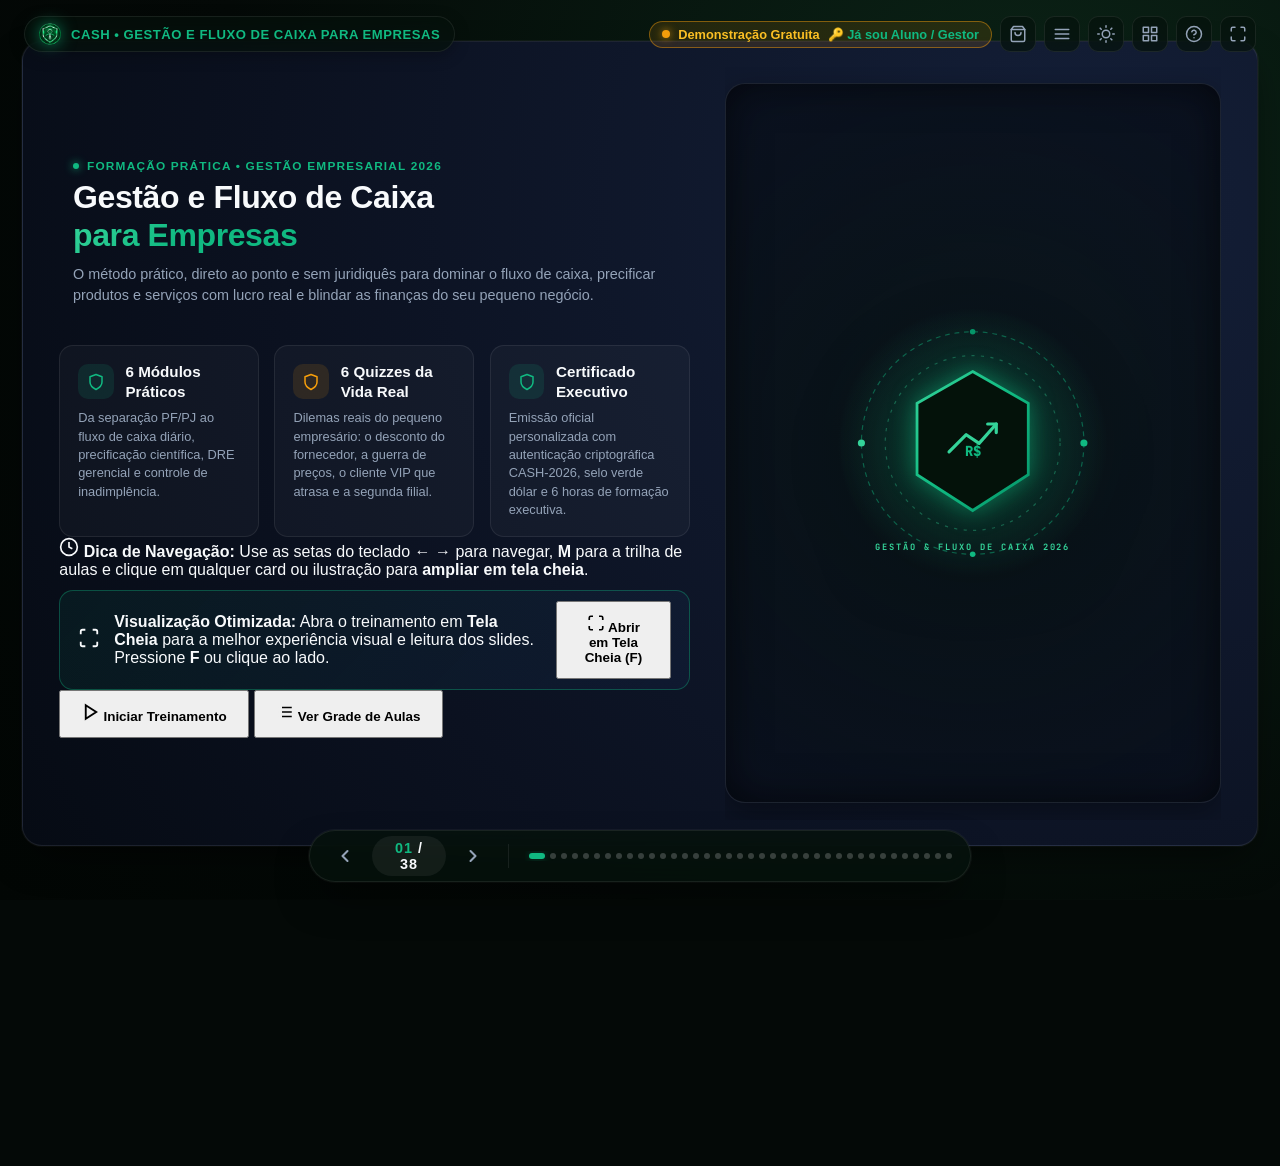
<file: index.html>
<!DOCTYPE html>
<html lang="pt-BR">
<head>
  <meta charset="UTF-8">
  <meta name="viewport" content="width=device-width, initial-scale=1.0, maximum-scale=1.0, user-scalable=no">
  <title>Gestão e Fluxo de Caixa para Empresas | Formação Executiva Prática 2026</title>
  <meta name="description" content="Gestão e Fluxo de Caixa para Empresas: Treinamentos práticos ensinando precificação de produtos e controle financeiro de pequenos negócios. Separação PF/PJ, DRE gerencial, margem e fluxo de caixa.">
  <meta name="keywords" content="gestão financeira, fluxo de caixa, precificação de produtos, pequenas empresas, controle financeiro, capital de giro, ponto de equilíbrio, MEI, PME">
  <meta name="author" content="Cyber Executive">
  <meta name="robots" content="index, follow">
  <meta name="theme-color" content="#040907">

  <!-- Favicon e Ícones Oficiais em Verde Dólar -->
  <link rel="icon" type="image/svg+xml" href="imagens/logo-cyber-executive.svg?v=1.0">
  <link rel="icon" type="image/png" sizes="32x32" href="imagens/favicon-32x32.png?v=1.0">
  <link rel="icon" type="image/png" sizes="16x16" href="imagens/favicon-16x16.png?v=1.0">
  <link rel="shortcut icon" href="favicon.ico?v=1.0">
  <link rel="apple-touch-icon" sizes="180x180" href="imagens/apple-touch-icon.png?v=1.0">

  <!-- Canonical URL -->
  <link rel="canonical" href="https://cyberexecutive.github.io/cash/">

  <!-- Open Graph -->
  <meta property="og:site_name" content="Cash Flow Pro 2026">
  <meta property="og:type" content="website">
  <meta property="og:url" content="https://cyberexecutive.github.io/cash/">
  <meta property="og:title" content="Gestão e Fluxo de Caixa para Empresas | Formação Executiva">
  <meta property="og:description" content="Treinamentos práticos ensinando precificação de produtos e controle financeiro de pequenos negócios com certificação formal.">
  <meta property="og:image" content="https://cyberexecutive.github.io/cash/imagens/anuncio-hotmart-1x1.jpg">
  <meta property="og:image:alt" content="Gestão e Fluxo de Caixa para Empresas - Formação 2026">
  <meta property="og:locale" content="pt_BR">

  <!-- Estilos e Fontes -->
  <link rel="stylesheet" href="css/styles.css?v=6.2">
  <link rel="preconnect" href="https://fonts.googleapis.com">
  <link rel="preconnect" href="https://fonts.gstatic.com" crossorigin>
  <link href="https://fonts.googleapis.com/css2?family=Inter:wght@400;500;600;700;800;900&family=JetBrains+Mono:wght@700;800&display=swap" rel="stylesheet">
</head>
<body>

  <!-- Barra de Progresso Superior Global -->
  <div class="progress-bar-container">
    <div class="progress-bar-fill" id="top-progress-bar"></div>
  </div>

  <!-- Header Superior Fixo -->
  <header class="top-header">
    <div class="brand-badge">
      <img src="imagens/logo-cyber-executive.png?v=1.0" alt="Cyber Executive Logo" class="brand-badge-logo" />
      <span>CASH • GESTÃO E FLUXO DE CAIXA PARA EMPRESAS</span>
    </div>

    <div class="header-actions">
      <!-- Badge de Acesso / Botão de Desbloqueio do Aluno -->
      <div id="access-status-container">
        <button class="header-pill-badge" id="btn-header-unlock" title="Status de Acesso do Treinamento">
          <span class="badge-dot" id="access-badge-dot"></span>
          <span id="access-badge-text">⚡ Demonstração Gratuita</span>
          <span class="badge-action" id="badge-action-label">• 🔑 Já sou Aluno / Gestor</span>
        </button>
      </div>

      <!-- Botão Página de Vendas (Landing Page) -->
      <a href="landing.html" class="header-btn" title="Página de Apresentação e Vendas (Landing Page)" style="text-decoration: none;">
        <svg viewBox="0 0 24 24" fill="none" stroke="currentColor" stroke-width="2" stroke-linecap="round" stroke-linejoin="round">
          <path d="M6 2L3 6v14a2 2 0 0 0 2 2h14a2 2 0 0 0 2-2V6l-3-4z"/>
          <line x1="3" y1="6" x2="21" y2="6"/>
          <path d="M16 10a4 4 0 0 1-8 0"/>
        </svg>
      </a>

      <!-- Botão Trilha de Módulos (Menu Lateral) -->
      <button class="header-btn" id="btn-modules" title="Trilha de Módulos (M)">
        <svg viewBox="0 0 24 24" fill="none" stroke="currentColor" stroke-width="2" stroke-linecap="round" stroke-linejoin="round">
          <line x1="3" y1="12" x2="21" y2="12"></line>
          <line x1="3" y1="6" x2="21" y2="6"></line>
          <line x1="3" y1="18" x2="21" y2="18"></line>
        </svg>
      </button>

      <!-- Botão Modo Claro/Escuro -->
      <button class="header-btn" id="btn-theme" title="Alternar Modo Escuro / Claro (T)">
        <svg viewBox="0 0 24 24" fill="none" stroke="currentColor" stroke-width="2" stroke-linecap="round" stroke-linejoin="round">
          <circle cx="12" cy="12" r="5"/>
          <line x1="12" y1="1" x2="12" y2="3"/>
          <line x1="12" y1="21" x2="12" y2="23"/>
          <line x1="4.22" y1="4.22" x2="5.64" y2="5.64"/>
          <line x1="18.36" y1="18.36" x2="19.78" y2="19.78"/>
          <line x1="1" y1="12" x2="3" y2="12"/>
          <line x1="21" y1="12" x2="23" y2="12"/>
          <line x1="4.22" y1="19.78" x2="5.64" y2="18.36"/>
          <line x1="18.36" y1="5.64" x2="19.78" y2="4.22"/>
        </svg>
      </button>

      <!-- Botão Visão Geral de Todos os Slides -->
      <button class="header-btn" id="btn-overview" title="Grade de Slides (G)">
        <svg viewBox="0 0 24 24" fill="none" stroke="currentColor" stroke-width="2" stroke-linecap="round" stroke-linejoin="round">
          <rect x="3" y="3" width="7" height="7"/>
          <rect x="14" y="3" width="7" height="7"/>
          <rect x="14" y="14" width="7" height="7"/>
          <rect x="3" y="14" width="7" height="7"/>
        </svg>
      </button>

      <!-- Botão Ajuda / Atalhos -->
      <button class="header-btn" id="btn-help" title="Atalhos do Teclado (?)">
        <svg viewBox="0 0 24 24" fill="none" stroke="currentColor" stroke-width="2" stroke-linecap="round" stroke-linejoin="round">
          <circle cx="12" cy="12" r="10"/>
          <path d="M9.09 9a3 3 0 0 1 5.83 1c0 2-3 3-3 3"/>
          <line x1="12" y1="17" x2="12.01" y2="17"/>
        </svg>
      </button>

      <!-- Botão Tela Cheia -->
      <button class="header-btn" id="btn-fullscreen" title="Modo Tela Cheia (F)">
        <svg id="fs-icon-enter" viewBox="0 0 24 24" fill="none" stroke="currentColor" stroke-width="2" stroke-linecap="round" stroke-linejoin="round">
          <path d="M8 3H5a2 2 0 0 0-2 2v3m18 0V5a2 2 0 0 0-2-2h-3m0 18h3a2 2 0 0 0 2-2v-3M3 16v3a2 2 0 0 0 2 2h3"/>
        </svg>
        <svg id="fs-icon-exit" viewBox="0 0 24 24" fill="none" stroke="currentColor" stroke-width="2" stroke-linecap="round" stroke-linejoin="round" style="display:none;">
          <path d="M8 3v3a2 2 0 0 1-2 2H3m18 0h-3a2 2 0 0 1-2-2V3m0 18v-3a2 2 0 0 1 2-2h3M3 16h3a2 2 0 0 1 2 2v3"/>
        </svg>
      </button>
    </div>
  </header>

  <!-- Viewport Principal da Apresentação -->
  <main id="presentation-viewport">
    <!-- ==========================================
         SLIDE 01: FORMAÇÃO PRÁTICA • GESTÃO EMPRESARIAL 2026
         ========================================== -->
    <section class="slide active" id="slide-1" data-index="1">
      <div class="slide-body">
        <div class="content-col">
          <div class="slide-header-block">
            <div class="slide-category">
              <span></span> FORMAÇÃO PRÁTICA • GESTÃO EMPRESARIAL 2026
            </div>
            <h1 class="slide-title">
              Gestão e Fluxo de Caixa <br><span class="gradient-text">para Empresas</span>
            </h1>
            <p class="slide-subtitle">
              O método prático, direto ao ponto e sem juridiquês para dominar o fluxo de caixa, precificar produtos e serviços com lucro real e blindar as finanças do seu pequeno negócio.
            </p>
          </div>

          <div class="cards-grid-3">
            
            <div class="info-card">
              <div class="card-header-line">
                <div class="card-icon emerald"><svg viewBox="0 0 24 24" fill="none" stroke="currentColor" stroke-width="2" stroke-linecap="round" stroke-linejoin="round"><path d="M12 22s8-4 8-10V5l-8-3-8 3v7c0 6 8 10 8 10z"/></svg></div>
                <div class="card-title">6 Módulos Práticos</div>
              </div>
              <p class="card-desc">Da separação PF/PJ ao fluxo de caixa diário, precificação científica, DRE gerencial e controle de inadimplência.</p>
            </div>
            <div class="info-card">
              <div class="card-header-line">
                <div class="card-icon amber"><svg viewBox="0 0 24 24" fill="none" stroke="currentColor" stroke-width="2" stroke-linecap="round" stroke-linejoin="round"><path d="M12 22s8-4 8-10V5l-8-3-8 3v7c0 6 8 10 8 10z"/></svg></div>
                <div class="card-title">6 Quizzes da Vida Real</div>
              </div>
              <p class="card-desc">Dilemas reais do pequeno empresário: o desconto do fornecedor, a guerra de preços, o cliente VIP que atrasa e a segunda filial.</p>
            </div>
            <div class="info-card">
              <div class="card-header-line">
                <div class="card-icon cyan"><svg viewBox="0 0 24 24" fill="none" stroke="currentColor" stroke-width="2" stroke-linecap="round" stroke-linejoin="round"><path d="M12 22s8-4 8-10V5l-8-3-8 3v7c0 6 8 10 8 10z"/></svg></div>
                <div class="card-title">Certificado Executivo</div>
              </div>
              <p class="card-desc">Emissão oficial personalizada com autenticação criptográfica CASH-2026, selo verde dólar e 6 horas de formação executiva.</p>
            </div>
          </div>

          <div class="navigation-tip-box">
            <svg width="20" height="20" viewBox="0 0 24 24" fill="none" stroke="currentColor" stroke-width="2"><circle cx="12" cy="12" r="10"/><polyline points="12 6 12 12 16 14"/></svg>
            <span><strong>Dica de Navegação:</strong> Use as setas do teclado <strong>← →</strong> para navegar, <strong>M</strong> para a trilha de aulas e clique em qualquer card ou ilustração para <strong>ampliar em tela cheia</strong>.</span>
          </div>

          <!-- Banner Informativo de Tela Cheia -->
          <div class="fullscreen-notice-banner" id="banner-fullscreen-tip">
            <div class="fs-notice-icon">
              <svg width="22" height="22" viewBox="0 0 24 24" fill="none" stroke="currentColor" stroke-width="2"><path d="M8 3H5a2 2 0 0 0-2 2v3m18 0V5a2 2 0 0 0-2-2h-3m0 18h3a2 2 0 0 0 2-2v-3M3 16v3a2 2 0 0 0 2 2h3"/></svg>
            </div>
            <div class="fs-notice-text">
              <strong>Visualização Otimizada:</strong> Abra o treinamento em <strong>Tela Cheia</strong> para a melhor experiência visual e leitura dos slides. Pressione <strong>F</strong> ou clique ao lado.
            </div>
            <button class="action-pill primary fs-prompt-btn" id="btn-fs-prompt" onclick="window.PresentationApp.toggleFullscreen()">
              <svg width="18" height="18" viewBox="0 0 24 24" fill="none" stroke="currentColor" stroke-width="2.2"><path d="M8 3H5a2 2 0 0 0-2 2v3m18 0V5a2 2 0 0 0-2-2h-3m0 18h3a2 2 0 0 0 2-2v-3M3 16v3a2 2 0 0 0 2 2h3"/></svg>
              <span id="btn-fs-prompt-text">Abrir em Tela Cheia (F)</span>
            </button>
          </div>

          <div class="slide-cta-row">
            <button class="action-pill primary" id="btn-start-course" onclick="window.PresentationApp.startCourse()">
              <svg width="18" height="18" viewBox="0 0 24 24" fill="none" stroke="currentColor" stroke-width="2.5"><polygon points="5 3 19 12 5 21 5 3"/></svg>
              Iniciar Treinamento
            </button>
            <button class="action-pill" onclick="window.PresentationApp.toggleModulesDrawer()">
              <svg width="18" height="18" viewBox="0 0 24 24" fill="none" stroke="currentColor" stroke-width="2"><line x1="8" y1="6" x2="21" y2="6"/><line x1="8" y1="12" x2="21" y2="12"/><line x1="8" y1="18" x2="21" y2="18"/><line x1="3" y1="6" x2="3.01" y2="6"/><line x1="3" y1="12" x2="3.01" y2="12"/><line x1="3" y1="18" x2="3.01" y2="18"/></svg>
              Ver Grade de Aulas
            </button>
          </div>
        </div>

        <div class="visual-col">
          <div class="visual-container">
            <div class="svg-illustration">
              <svg viewBox="0 0 500 400" xmlns="http://www.w3.org/2000/svg">
      <defs>
        <radialGradient id="cov-glow" cx="50%" cy="50%" r="50%">
          <stop offset="0%" stop-color="#10b981" stop-opacity="0.38" />
          <stop offset="100%" stop-color="#10b981" stop-opacity="0" />
        </radialGradient>
        <linearGradient id="cov-green" x1="0%" y1="0%" x2="100%" y2="100%">
          <stop offset="0%" stop-color="#34d399" />
          <stop offset="50%" stop-color="#10b981" />
          <stop offset="100%" stop-color="#059669" />
        </linearGradient>
      </defs>

      <!-- Glow de Fundo -->
      <circle cx="250" cy="200" r="170" fill="url(#cov-glow)" />

      <!-- Órbitas Tecnológicas -->
      <circle cx="250" cy="200" r="140" fill="none" stroke="#10b981" stroke-width="1.5" stroke-dasharray="6 6" opacity="0.45" />
      <circle cx="250" cy="200" r="110" fill="none" stroke="#34d399" stroke-width="1.5" stroke-dasharray="4 8" opacity="0.35" />

      <!-- Hexágono Central Verde Dólar -->
      <polygon points="250,110 320,150 320,240 250,285 180,240 180,150" fill="#04120a" stroke="url(#cov-green)" stroke-width="3.5" filter="drop-shadow(0 0 15px rgba(16,185,129,0.5))" />

      <!-- Símbolo de Crescimento e Cifrão R$ -->
      <g transform="translate(250, 195) scale(1.35)">
        <path d="M-22,12 L-6,-4 L6,4 L22,-14" fill="none" stroke="#34d399" stroke-width="3" stroke-linecap="round" stroke-linejoin="round" />
        <polyline points="14,-14 22,-14 22,-6" fill="none" stroke="#34d399" stroke-width="3" stroke-linecap="round" stroke-linejoin="round" />
        <text x="0" y="16" fill="#10b981" font-size="13" font-family="'JetBrains Mono', monospace" font-weight="900" text-anchor="middle">R$</text>
      </g>

      <!-- Partículas Orbitais -->
      <circle cx="390" cy="200" r="4.5" fill="#10b981" />
      <circle cx="110" cy="200" r="4.5" fill="#34d399" />
      <circle cx="250" cy="60" r="3.5" fill="#059669" />
      <circle cx="250" cy="340" r="3.5" fill="#10b981" />

      <!-- Legenda Inferior -->
      <text x="250" y="335" fill="#34d399" font-size="11" font-family="'JetBrains Mono', monospace" font-weight="700" letter-spacing="2.5" text-anchor="middle">GESTÃO &amp; FLUXO DE CAIXA 2026</text>
    </svg>
            </div>
          </div>
        </div>
      </div>
    </section>

    <!-- ==========================================
         SLIDE 02: MÓDULO 01 • O CORAÇÃO FINANCEIRO: SEPARAÇÃO PF/PJ
         ========================================== -->
    <section class="slide" id="slide-2" data-index="2">
      <div class="slide-body">
        <div class="content-col">
          <div class="slide-header-block">
            <div class="slide-category">
              <span></span> MÓDULO 01 • O CORAÇÃO FINANCEIRO: SEPARAÇÃO PF/PJ
            </div>
            <h2 class="slide-title">
              O Erro Mortal Nº 1: Misturar Dinheiro Pessoal e da Empresa
            </h2>
            <p class="slide-subtitle">
              Por que empresários que faturam R$ 50 mil vivem endividados e não sabem se o negócio realmente dá lucro.
            </p>
          </div>

          <div class="cards-grid-3">
            
            <div class="info-card zoomable-card">
              <div class="card-header-line">
                <div class="card-icon rose"><svg viewBox="0 0 24 24" fill="none" stroke="currentColor" stroke-width="2"><path d="M12 22s8-4 8-10V5l-8-3-8 3v7c0 6 8 10 8 10z"/></svg></div>
                <div class="card-title">A Ilusão do Caixa Único</div>
                <div class="card-zoom-badge" title="Ampliar card">
                  <svg width="14" height="14" viewBox="0 0 24 24" fill="none" stroke="currentColor" stroke-width="2"><polyline points="15 3 21 3 21 9"/><polyline points="9 21 3 21 3 15"/><line x1="21" y1="3" x2="14" y2="10"/><line x1="3" y1="21" x2="10" y2="14"/></svg>
                </div>
              </div>
              <p class="card-desc">Pagar o colégio dos filhos, a conta de luz da casa e o supermercado direto no cartão da empresa cria uma névoa que cega o gestor. O negócio parece dar dinheiro, mas o caixa vive no vermelho.</p>
            </div>
            <div class="info-card zoomable-card">
              <div class="card-header-line">
                <div class="card-icon emerald"><svg viewBox="0 0 24 24" fill="none" stroke="currentColor" stroke-width="2"><path d="M12 22s8-4 8-10V5l-8-3-8 3v7c0 6 8 10 8 10z"/></svg></div>
                <div class="card-title">A Regra dos Três Potes</div>
                <div class="card-zoom-badge" title="Ampliar card">
                  <svg width="14" height="14" viewBox="0 0 24 24" fill="none" stroke="currentColor" stroke-width="2"><polyline points="15 3 21 3 21 9"/><polyline points="9 21 3 21 3 15"/><line x1="21" y1="3" x2="14" y2="10"/><line x1="3" y1="21" x2="10" y2="14"/></svg>
                </div>
              </div>
              <p class="card-desc">Pote 1: Caixa Operacional PJ (para fornecedores, salários e impostos). Pote 2: Reserva de Emergência PJ (colchão para meses fracos). Pote 3: Conta Pessoal PF (onde só entra o seu pró-labore fixo).</p>
            </div>
            <div class="info-card zoomable-card">
              <div class="card-header-line">
                <div class="card-icon cyan"><svg viewBox="0 0 24 24" fill="none" stroke="currentColor" stroke-width="2"><path d="M12 22s8-4 8-10V5l-8-3-8 3v7c0 6 8 10 8 10z"/></svg></div>
                <div class="card-title">Blindagem Jurídica e Fiscal</div>
                <div class="card-zoom-badge" title="Ampliar card">
                  <svg width="14" height="14" viewBox="0 0 24 24" fill="none" stroke="currentColor" stroke-width="2"><polyline points="15 3 21 3 21 9"/><polyline points="9 21 3 21 3 15"/><line x1="21" y1="3" x2="14" y2="10"/><line x1="3" y1="21" x2="10" y2="14"/></svg>
                </div>
              </div>
              <p class="card-desc">Misturar contas viola o princípio da entidade contábil e abre brechas para desconsideração da personalidade jurídica na Justiça do Trabalho, expondo seu patrimônio pessoal a bloqueios judiciais.</p>
            </div>
          </div>

          
          <div class="alert-callout danger">
            <svg width="20" height="20" viewBox="0 0 24 24" fill="none" stroke="currentColor" stroke-width="2"><circle cx="12" cy="12" r="10"/><path d="M12 16v-4"/><path d="M12 8h.01"/></svg>
            <span><strong>Sintoma Crítico:</strong> Se você precisa olhar o extrato da conta da empresa para saber se pode jantar fora no fim de semana, sua empresa não é um negócio: é um caixa eletrônico desgovernado prestes a colapsar.</span>
          </div>
        </div>

        <div class="visual-col">
          <div class="visual-container">
            <div class="svg-illustration">
              <svg viewBox="0 0 500 400" xmlns="http://www.w3.org/2000/svg">
      <defs>
        <radialGradient id="gen-glow-shield" cx="50%" cy="50%" r="50%">
          <stop offset="0%" stop-color="#34d399" stop-opacity="0.25" />
          <stop offset="100%" stop-color="#34d399" stop-opacity="0" />
        </radialGradient>
      </defs>

      <circle cx="250" cy="195" r="140" fill="url(#gen-glow-shield)" />
      <circle cx="250" cy="195" r="115" fill="none" stroke="#34d399" stroke-width="1.2" stroke-dasharray="4 6" opacity="0.35" />

      
          <polygon points="250,115 315,150 315,235 250,280 185,235 185,150" fill="#06180f" stroke="#10b981" stroke-width="3" filter="drop-shadow(0 0 12px rgba(16,185,129,0.4))"/>
          <path d="M250,145 L290,165 L290,215 Q290,245 250,260 Q210,245 210,215 L210,165 Z" fill="rgba(16,185,129,0.18)" stroke="#34d399" stroke-width="2.5" />
          <path d="M235,200 L245,212 L268,185" fill="none" stroke="#ffffff" stroke-width="3.5" stroke-linecap="round" stroke-linejoin="round"/>
        

      <rect x="150" y="322" width="200" height="26" rx="13" fill="#04120a" stroke="#34d399" stroke-width="1.2" opacity="0.85" />
      <text x="250" y="339" fill="#34d399" font-size="9.5" font-family="'JetBrains Mono', monospace" font-weight="700" letter-spacing="1.2" text-anchor="middle">MÓDULO 01 • PILAR BÁSICO</text>
    </svg>
            </div>
          </div>
        </div>
      </div>
    </section>

    <!-- ==========================================
         SLIDE 03: MÓDULO 01 • O CORAÇÃO FINANCEIRO: SEPARAÇÃO PF/PJ
         ========================================== -->
    <section class="slide" id="slide-3" data-index="3">
      <div class="slide-body">
        <div class="content-col">
          <div class="slide-header-block">
            <div class="slide-category">
              <span></span> MÓDULO 01 • O CORAÇÃO FINANCEIRO: SEPARAÇÃO PF/PJ
            </div>
            <h2 class="slide-title">
              A Definição Inteligente do Pró-Labore do Dono
            </h2>
            <p class="slide-subtitle">
              Como calcular um salário fixo justo para você sem sufocar o capital de giro da sua empresa.
            </p>
          </div>

          <div class="cards-grid-3">
            
            <div class="info-card zoomable-card">
              <div class="card-header-line">
                <div class="card-icon cyan"><svg viewBox="0 0 24 24" fill="none" stroke="currentColor" stroke-width="2"><path d="M12 22s8-4 8-10V5l-8-3-8 3v7c0 6 8 10 8 10z"/></svg></div>
                <div class="card-title">Pró-Labore vs. Distribuição de Lucro</div>
                <div class="card-zoom-badge" title="Ampliar card">
                  <svg width="14" height="14" viewBox="0 0 24 24" fill="none" stroke="currentColor" stroke-width="2"><polyline points="15 3 21 3 21 9"/><polyline points="9 21 3 21 3 15"/><line x1="21" y1="3" x2="14" y2="10"/><line x1="3" y1="21" x2="10" y2="14"/></svg>
                </div>
              </div>
              <p class="card-desc">Pró-labore é a remuneração pelo seu trabalho diário (custo operacional fixo). Lucro é a remuneração pelo risco do seu capital investido (apurado após o fechamento trimestral ou anual).</p>
            </div>
            <div class="info-card zoomable-card">
              <div class="card-header-line">
                <div class="card-icon emerald"><svg viewBox="0 0 24 24" fill="none" stroke="currentColor" stroke-width="2"><path d="M12 22s8-4 8-10V5l-8-3-8 3v7c0 6 8 10 8 10z"/></svg></div>
                <div class="card-title">O Cálculo do Custo de Vida Mínimo</div>
                <div class="card-zoom-badge" title="Ampliar card">
                  <svg width="14" height="14" viewBox="0 0 24 24" fill="none" stroke="currentColor" stroke-width="2"><polyline points="15 3 21 3 21 9"/><polyline points="9 21 3 21 3 15"/><line x1="21" y1="3" x2="14" y2="10"/><line x1="3" y1="21" x2="10" y2="14"/></svg>
                </div>
              </div>
              <p class="card-desc">Mapeie seus custos pessoais essenciais (moradia, saúde, alimentação). O pró-labore inicial deve cobrir essa base sem excessos. Se o negócio crescer, você recolhe lucro no final do ciclo, não no dia a dia.</p>
            </div>
            <div class="info-card zoomable-card">
              <div class="card-header-line">
                <div class="card-icon amber"><svg viewBox="0 0 24 24" fill="none" stroke="currentColor" stroke-width="2"><path d="M12 22s8-4 8-10V5l-8-3-8 3v7c0 6 8 10 8 10z"/></svg></div>
                <div class="card-title">Data Fixa e Transferência Única</div>
                <div class="card-zoom-badge" title="Ampliar card">
                  <svg width="14" height="14" viewBox="0 0 24 24" fill="none" stroke="currentColor" stroke-width="2"><polyline points="15 3 21 3 21 9"/><polyline points="9 21 3 21 3 15"/><line x1="21" y1="3" x2="14" y2="10"/><line x1="3" y1="21" x2="10" y2="14"/></svg>
                </div>
              </div>
              <p class="card-desc">Defina um dia do mês (ex: todo dia 05). Faça uma única transferência da conta PJ para a sua conta PF. A partir desse momento, seus gastos pessoais são pagos exclusivamente pela conta PF.</p>
            </div>
          </div>

          
          <div class="alert-callout tip">
            <svg width="20" height="20" viewBox="0 0 24 24" fill="none" stroke="currentColor" stroke-width="2"><circle cx="12" cy="12" r="10"/><path d="M12 16v-4"/><path d="M12 8h.01"/></svg>
            <span><strong>Regra Prática de Mercado:</strong> Quanto custaria contratar um gerente profissional competente para fazer exatamente o que você faz hoje? Esse valor de mercado é a melhor âncora para balizar o seu pró-labore.</span>
          </div>
        </div>

        <div class="visual-col">
          <div class="visual-container">
            <div class="svg-illustration">
              <svg viewBox="0 0 500 400" xmlns="http://www.w3.org/2000/svg">
      <defs>
        <radialGradient id="gen-glow-wallet" cx="50%" cy="50%" r="50%">
          <stop offset="0%" stop-color="#34d399" stop-opacity="0.25" />
          <stop offset="100%" stop-color="#34d399" stop-opacity="0" />
        </radialGradient>
      </defs>

      <circle cx="250" cy="195" r="140" fill="url(#gen-glow-wallet)" />
      <circle cx="250" cy="195" r="115" fill="none" stroke="#34d399" stroke-width="1.2" stroke-dasharray="4 6" opacity="0.35" />

      
          <polygon points="250,115 315,150 315,235 250,280 185,235 185,150" fill="#06180f" stroke="#10b981" stroke-width="3" filter="drop-shadow(0 0 12px rgba(16,185,129,0.4))"/>
          <rect x="210" y="160" width="80" height="55" rx="8" fill="rgba(16,185,129,0.22)" stroke="#34d399" stroke-width="2.5"/>
          <circle cx="265" cy="188" r="6" fill="#34d399"/>
          <path d="M210,172 L290,172" stroke="#10b981" stroke-width="2"/>
        

      <rect x="150" y="322" width="200" height="26" rx="13" fill="#04120a" stroke="#34d399" stroke-width="1.2" opacity="0.85" />
      <text x="250" y="339" fill="#34d399" font-size="9.5" font-family="'JetBrains Mono', monospace" font-weight="700" letter-spacing="1.2" text-anchor="middle">MÓDULO 01 • PRÓ-LABORE</text>
    </svg>
            </div>
          </div>
        </div>
      </div>
    </section>

    <!-- ==========================================
         SLIDE 04: MÓDULO 01 • O CORAÇÃO FINANCEIRO: SEPARAÇÃO PF/PJ
         ========================================== -->
    <section class="slide" id="slide-4" data-index="4">
      <div class="slide-body">
        <div class="content-col">
          <div class="slide-header-block">
            <div class="slide-category">
              <span></span> MÓDULO 01 • O CORAÇÃO FINANCEIRO: SEPARAÇÃO PF/PJ
            </div>
            <h2 class="slide-title">
              Categorização de Despesas: Custos Fixos vs. Variáveis
            </h2>
            <p class="slide-subtitle">
              A estrutura de custos é o alicerce de qualquer decisão de corte, precificação e sobrevivência.
            </p>
          </div>

          <div class="cards-grid-3">
            
            <div class="info-card zoomable-card">
              <div class="card-header-line">
                <div class="card-icon rose"><svg viewBox="0 0 24 24" fill="none" stroke="currentColor" stroke-width="2"><path d="M12 22s8-4 8-10V5l-8-3-8 3v7c0 6 8 10 8 10z"/></svg></div>
                <div class="card-title">Custos e Despesas Fixas</div>
                <div class="card-zoom-badge" title="Ampliar card">
                  <svg width="14" height="14" viewBox="0 0 24 24" fill="none" stroke="currentColor" stroke-width="2"><polyline points="15 3 21 3 21 9"/><polyline points="9 21 3 21 3 15"/><line x1="21" y1="3" x2="14" y2="10"/><line x1="3" y1="21" x2="10" y2="14"/></svg>
                </div>
              </div>
              <p class="card-desc">Existem faça sol ou faça chuva, mesmo que a empresa venda zero: aluguel, contador, internet, folha base de funcionários, sistemas e seguros. Precisam ser monitorados e enxugados permanentemente.</p>
            </div>
            <div class="info-card zoomable-card">
              <div class="card-header-line">
                <div class="card-icon amber"><svg viewBox="0 0 24 24" fill="none" stroke="currentColor" stroke-width="2"><path d="M12 22s8-4 8-10V5l-8-3-8 3v7c0 6 8 10 8 10z"/></svg></div>
                <div class="card-title">Custos e Despesas Variáveis</div>
                <div class="card-zoom-badge" title="Ampliar card">
                  <svg width="14" height="14" viewBox="0 0 24 24" fill="none" stroke="currentColor" stroke-width="2"><polyline points="15 3 21 3 21 9"/><polyline points="9 21 3 21 3 15"/><line x1="21" y1="3" x2="14" y2="10"/><line x1="3" y1="21" x2="10" y2="14"/></svg>
                </div>
              </div>
              <p class="card-desc">Aumentam proporcionalmente às vendas: matéria-prima, comissão de vendedores, embalagens, fretes de entrega e taxas de maquininhas de cartão. Se não vendeu nada, esse custo é zero.</p>
            </div>
            <div class="info-card zoomable-card">
              <div class="card-header-line">
                <div class="card-icon emerald"><svg viewBox="0 0 24 24" fill="none" stroke="currentColor" stroke-width="2"><path d="M12 22s8-4 8-10V5l-8-3-8 3v7c0 6 8 10 8 10z"/></svg></div>
                <div class="card-title">A Métrica da Alavancagem Operacional</div>
                <div class="card-zoom-badge" title="Ampliar card">
                  <svg width="14" height="14" viewBox="0 0 24 24" fill="none" stroke="currentColor" stroke-width="2"><polyline points="15 3 21 3 21 9"/><polyline points="9 21 3 21 3 15"/><line x1="21" y1="3" x2="14" y2="10"/><line x1="3" y1="21" x2="10" y2="14"/></svg>
                </div>
              </div>
              <p class="card-desc">Quanto menor o seu custo fixo, menor a pressão de vendas para cobrir as contas. Empresas com custos fixos enxutos e custos variáveis flexíveis sobrevivem a qualquer crise econômica.</p>
            </div>
          </div>

          
          <div class="alert-callout info">
            <svg width="20" height="20" viewBox="0 0 24 24" fill="none" stroke="currentColor" stroke-width="2"><circle cx="12" cy="12" r="10"/><path d="M12 16v-4"/><path d="M12 8h.01"/></svg>
            <span><strong>Frase de Sabedoria Corporativa:</strong> 'Custos fixos são como unhas: crescem sozinhos e precisam ser cortados toda semana com tesoura afiada.' — Carlos Alberto Sicupira</span>
          </div>
        </div>

        <div class="visual-col">
          <div class="visual-container">
            <div class="svg-illustration">
              <svg viewBox="0 0 500 400" xmlns="http://www.w3.org/2000/svg">
      <defs>
        <radialGradient id="gen-glow-scale" cx="50%" cy="50%" r="50%">
          <stop offset="0%" stop-color="#34d399" stop-opacity="0.25" />
          <stop offset="100%" stop-color="#34d399" stop-opacity="0" />
        </radialGradient>
      </defs>

      <circle cx="250" cy="195" r="140" fill="url(#gen-glow-scale)" />
      <circle cx="250" cy="195" r="115" fill="none" stroke="#34d399" stroke-width="1.2" stroke-dasharray="4 6" opacity="0.35" />

      
          <polygon points="250,115 315,150 315,235 250,280 185,235 185,150" fill="#06180f" stroke="#10b981" stroke-width="3" filter="drop-shadow(0 0 12px rgba(16,185,129,0.4))"/>
          <line x1="250" y1="150" x2="250" y2="230" stroke="#34d399" stroke-width="3"/>
          <line x1="220" y1="168" x2="280" y2="168" stroke="#34d399" stroke-width="3"/>
          <path d="M210,195 L230,195 L220,168 Z" fill="rgba(16,185,129,0.25)" stroke="#10b981" stroke-width="2"/>
          <path d="M270,195 L290,195 L280,168 Z" fill="rgba(16,185,129,0.25)" stroke="#10b981" stroke-width="2"/>
        

      <rect x="150" y="322" width="200" height="26" rx="13" fill="#04120a" stroke="#34d399" stroke-width="1.2" opacity="0.85" />
      <text x="250" y="339" fill="#34d399" font-size="9.5" font-family="'JetBrains Mono', monospace" font-weight="700" letter-spacing="1.2" text-anchor="middle">MÓDULO 01 • ESTRUTURA DE CUSTOS</text>
    </svg>
            </div>
          </div>
        </div>
      </div>
    </section>

    <!-- ==========================================
         SLIDE 05: MÓDULO 01 • O CORAÇÃO FINANCEIRO: SEPARAÇÃO PF/PJ
         ========================================== -->
    <section class="slide" id="slide-5" data-index="5">
      <div class="slide-body">
        <div class="content-col">
          <div class="slide-header-block">
            <div class="slide-category">
              <span></span> MÓDULO 01 • O CORAÇÃO FINANCEIRO: SEPARAÇÃO PF/PJ
            </div>
            <h2 class="slide-title">
              O Custo Invisível dos Impostos e das Maquininhas
            </h2>
            <p class="slide-subtitle">
              Como antecipações automáticas de cartão e bitributação corroem silenciosamente até 20% do faturamento.
            </p>
          </div>

          <div class="cards-grid-3">
            
            <div class="info-card zoomable-card">
              <div class="card-header-line">
                <div class="card-icon rose"><svg viewBox="0 0 24 24" fill="none" stroke="currentColor" stroke-width="2"><path d="M12 22s8-4 8-10V5l-8-3-8 3v7c0 6 8 10 8 10z"/></svg></div>
                <div class="card-title">A Armadilha da Antecipação Automática</div>
                <div class="card-zoom-badge" title="Ampliar card">
                  <svg width="14" height="14" viewBox="0 0 24 24" fill="none" stroke="currentColor" stroke-width="2"><polyline points="15 3 21 3 21 9"/><polyline points="9 21 3 21 3 15"/><line x1="21" y1="3" x2="14" y2="10"/><line x1="3" y1="21" x2="10" y2="14"/></svg>
                </div>
              </div>
              <p class="card-desc">Vendeu em 10x e antecipou tudo no dia seguinte? As taxas compostas das maquininhas costumam morder de 12% a 24% ao ano. Você transfere o lucro do seu trabalho diretamente para a adquirente.</p>
            </div>
            <div class="info-card zoomable-card">
              <div class="card-header-line">
                <div class="card-icon cyan"><svg viewBox="0 0 24 24" fill="none" stroke="currentColor" stroke-width="2"><path d="M12 22s8-4 8-10V5l-8-3-8 3v7c0 6 8 10 8 10z"/></svg></div>
                <div class="card-title">Simples Nacional e MEI Descomplicados</div>
                <div class="card-zoom-badge" title="Ampliar card">
                  <svg width="14" height="14" viewBox="0 0 24 24" fill="none" stroke="currentColor" stroke-width="2"><polyline points="15 3 21 3 21 9"/><polyline points="9 21 3 21 3 15"/><line x1="21" y1="3" x2="14" y2="10"/><line x1="3" y1="21" x2="10" y2="14"/></svg>
                </div>
              </div>
              <p class="card-desc">Entenda em qual anexo do Simples sua empresa se enquadra (Comércio: Anexo I ~4%; Serviços: Anexo III ~6% ou V ~15,5% com fator R). O imposto deve entrar como custo variável direto em cada venda.</p>
            </div>
            <div class="info-card zoomable-card">
              <div class="card-header-line">
                <div class="card-icon emerald"><svg viewBox="0 0 24 24" fill="none" stroke="currentColor" stroke-width="2"><path d="M12 22s8-4 8-10V5l-8-3-8 3v7c0 6 8 10 8 10z"/></svg></div>
                <div class="card-title">Incentivo Ativo ao PIX e Boleto</div>
                <div class="card-zoom-badge" title="Ampliar card">
                  <svg width="14" height="14" viewBox="0 0 24 24" fill="none" stroke="currentColor" stroke-width="2"><polyline points="15 3 21 3 21 9"/><polyline points="9 21 3 21 3 15"/><line x1="21" y1="3" x2="14" y2="10"/><line x1="3" y1="21" x2="10" y2="14"/></svg>
                </div>
              </div>
              <p class="card-desc">Crie políticas comerciais inteligentes: ofereça 5% de desconto no PIX. Você fideliza o cliente, economiza 3% de taxa de cartão e recebe o dinheiro na hora, sem risco de chargeback.</p>
            </div>
          </div>

          
          <div class="alert-callout warning">
            <svg width="20" height="20" viewBox="0 0 24 24" fill="none" stroke="currentColor" stroke-width="2"><circle cx="12" cy="12" r="10"/><path d="M12 16v-4"/><path d="M12 8h.01"/></svg>
            <span><strong>Atenção ao Ralo Oculto:</strong> Audite seu extrato da maquininha todo dia 1º. Tarifas de aluguel de POS, taxas de cancelamento e antecipação automática são cobradas sem aviso em letras miúdas.</span>
          </div>
        </div>

        <div class="visual-col">
          <div class="visual-container">
            <div class="svg-illustration">
              <svg viewBox="0 0 500 400" xmlns="http://www.w3.org/2000/svg">
      <defs>
        <radialGradient id="gen-glow-calculator" cx="50%" cy="50%" r="50%">
          <stop offset="0%" stop-color="#34d399" stop-opacity="0.25" />
          <stop offset="100%" stop-color="#34d399" stop-opacity="0" />
        </radialGradient>
      </defs>

      <circle cx="250" cy="195" r="140" fill="url(#gen-glow-calculator)" />
      <circle cx="250" cy="195" r="115" fill="none" stroke="#34d399" stroke-width="1.2" stroke-dasharray="4 6" opacity="0.35" />

      
          <polygon points="250,115 315,150 315,235 250,280 185,235 185,150" fill="#06180f" stroke="#10b981" stroke-width="3" filter="drop-shadow(0 0 12px rgba(16,185,129,0.4))"/>
          <rect x="215" y="150" width="70" height="85" rx="8" fill="rgba(16,185,129,0.2)" stroke="#34d399" stroke-width="2.5"/>
          <rect x="225" y="160" width="50" height="18" rx="4" fill="#022c22" stroke="#10b981" stroke-width="1.5"/>
          <circle cx="230" cy="190" r="4" fill="#34d399"/>
          <circle cx="250" cy="190" r="4" fill="#34d399"/>
          <circle cx="270" cy="190" r="4" fill="#34d399"/>
          <circle cx="230" cy="205" r="4" fill="#34d399"/>
          <circle cx="250" cy="205" r="4" fill="#34d399"/>
          <circle cx="270" cy="205" r="4" fill="#34d399"/>
          <circle cx="230" cy="220" r="4" fill="#34d399"/>
          <circle cx="250" cy="220" r="4" fill="#34d399"/>
          <circle cx="270" cy="220" r="4" fill="#10b981"/>
        

      <rect x="150" y="322" width="200" height="26" rx="13" fill="#04120a" stroke="#34d399" stroke-width="1.2" opacity="0.85" />
      <text x="250" y="339" fill="#34d399" font-size="9.5" font-family="'JetBrains Mono', monospace" font-weight="700" letter-spacing="1.2" text-anchor="middle">MÓDULO 01 • TAXAS & TRIBUTOS</text>
    </svg>
            </div>
          </div>
        </div>
      </div>
    </section>

    <!-- ==========================================
         SLIDE 06: MÓDULO 01 • O CORAÇÃO FINANCEIRO: SEPARAÇÃO PF/PJ
         ========================================== -->
    <section class="slide" id="slide-6" data-index="6">
      <div class="slide-body">
        <div class="content-col">
          <div class="slide-header-block">
            <div class="slide-category">
              <span></span> MÓDULO 01 • O CORAÇÃO FINANCEIRO: SEPARAÇÃO PF/PJ
            </div>
            <h2 class="slide-title">
              O Ponto de Equilíbrio (Break-Even): O Número da Paz
            </h2>
            <p class="slide-subtitle">
              Descubra exatamente em que dia do mês a sua empresa empata as contas e começa a gerar lucro real.
            </p>
          </div>

          <div class="cards-grid-3">
            
            <div class="info-card zoomable-card">
              <div class="card-header-line">
                <div class="card-icon cyan"><svg viewBox="0 0 24 24" fill="none" stroke="currentColor" stroke-width="2"><path d="M12 22s8-4 8-10V5l-8-3-8 3v7c0 6 8 10 8 10z"/></svg></div>
                <div class="card-title">O Que é o Ponto de Equilíbrio</div>
                <div class="card-zoom-badge" title="Ampliar card">
                  <svg width="14" height="14" viewBox="0 0 24 24" fill="none" stroke="currentColor" stroke-width="2"><polyline points="15 3 21 3 21 9"/><polyline points="9 21 3 21 3 15"/><line x1="21" y1="3" x2="14" y2="10"/><line x1="3" y1="21" x2="10" y2="14"/></svg>
                </div>
              </div>
              <p class="card-desc">É o faturamento exato onde a Receita Total é igual à soma dos Custos Fixos + Custos Variáveis. Lucro = Zero. A partir desse centavo adicional, cada nova venda injeta dinheiro limpo no caixa.</p>
            </div>
            <div class="info-card zoomable-card">
              <div class="card-header-line">
                <div class="card-icon emerald"><svg viewBox="0 0 24 24" fill="none" stroke="currentColor" stroke-width="2"><path d="M12 22s8-4 8-10V5l-8-3-8 3v7c0 6 8 10 8 10z"/></svg></div>
                <div class="card-title">A Fórmula Executiva</div>
                <div class="card-zoom-badge" title="Ampliar card">
                  <svg width="14" height="14" viewBox="0 0 24 24" fill="none" stroke="currentColor" stroke-width="2"><polyline points="15 3 21 3 21 9"/><polyline points="9 21 3 21 3 15"/><line x1="21" y1="3" x2="14" y2="10"/><line x1="3" y1="21" x2="10" y2="14"/></svg>
                </div>
              </div>
              <p class="card-desc">Ponto de Equilíbrio = Custos Fixos Mensais ÷ % Margem de Contribuição Média. Exemplo: Custos Fixos de R$ 12.000 com margem média de 40% exigem faturamento de R$ 30.000 (R$ 1.000/dia).</p>
            </div>
            <div class="info-card zoomable-card">
              <div class="card-header-line">
                <div class="card-icon amber"><svg viewBox="0 0 24 24" fill="none" stroke="currentColor" stroke-width="2"><path d="M12 22s8-4 8-10V5l-8-3-8 3v7c0 6 8 10 8 10z"/></svg></div>
                <div class="card-title">Meta Diária de Sobrevivência</div>
                <div class="card-zoom-badge" title="Ampliar card">
                  <svg width="14" height="14" viewBox="0 0 24 24" fill="none" stroke="currentColor" stroke-width="2"><polyline points="15 3 21 3 21 9"/><polyline points="9 21 3 21 3 15"/><line x1="21" y1="3" x2="14" y2="10"/><line x1="3" y1="21" x2="10" y2="14"/></svg>
                </div>
              </div>
              <p class="card-desc">Transforme o ponto de equilíbrio em meta visível no painel da equipe: 'Precisamos vender R$ 1.200 por dia útil até o dia 22 para pagar todas as contas do mês; do dia 23 em diante é o nosso lucro'.</p>
            </div>
          </div>

          
          <div class="alert-callout tip">
            <svg width="20" height="20" viewBox="0 0 24 24" fill="none" stroke="currentColor" stroke-width="2"><circle cx="12" cy="12" r="10"/><path d="M12 16v-4"/><path d="M12 8h.01"/></svg>
            <span><strong>Estratégia de Alta Performance:</strong> Ao saber o seu Ponto de Equilíbrio, você elimina a ansiedade no início do mês e consegue focar a força comercial com clareza matemática absoluta.</span>
          </div>
        </div>

        <div class="visual-col">
          <div class="visual-container">
            <div class="svg-illustration">
              <svg viewBox="0 0 500 400" xmlns="http://www.w3.org/2000/svg">
      <defs>
        <radialGradient id="gen-glow-target" cx="50%" cy="50%" r="50%">
          <stop offset="0%" stop-color="#34d399" stop-opacity="0.25" />
          <stop offset="100%" stop-color="#34d399" stop-opacity="0" />
        </radialGradient>
      </defs>

      <circle cx="250" cy="195" r="140" fill="url(#gen-glow-target)" />
      <circle cx="250" cy="195" r="115" fill="none" stroke="#34d399" stroke-width="1.2" stroke-dasharray="4 6" opacity="0.35" />

      
          <polygon points="250,115 315,150 315,235 250,280 185,235 185,150" fill="#06180f" stroke="#10b981" stroke-width="3" filter="drop-shadow(0 0 12px rgba(16,185,129,0.4))"/>
          <circle cx="250" cy="195" r="38" fill="none" stroke="#10b981" stroke-width="2.5" stroke-dasharray="4 4"/>
          <circle cx="250" cy="195" r="24" fill="none" stroke="#34d399" stroke-width="2.5"/>
          <circle cx="250" cy="195" r="10" fill="#10b981"/>
        

      <rect x="150" y="322" width="200" height="26" rx="13" fill="#04120a" stroke="#34d399" stroke-width="1.2" opacity="0.85" />
      <text x="250" y="339" fill="#34d399" font-size="9.5" font-family="'JetBrains Mono', monospace" font-weight="700" letter-spacing="1.2" text-anchor="middle">MÓDULO 01 • PONTO DE EQUILÍBRIO</text>
    </svg>
            </div>
          </div>
        </div>
      </div>
    </section>

    <!-- ==========================================
         SLIDE 07: QUIZ INTERATIVO 01
         ========================================== -->
    <section class="slide" id="slide-7" data-index="7" data-quiz-slide="1">
      <div class="slide-body">
        <div class="content-col">
          <div class="slide-header-block">
            <div class="slide-category">
              <span></span> MÓDULO 01 • DESAFIO DE DECISÃO FINANCEIRA
            </div>
            <h2 class="slide-title">
              Quiz 01: O 13º dos Colaboradores vs. As Férias da Família do Sócio
            </h2>
            <p class="slide-subtitle">
              Coloque à prova sua disciplina executiva diante de uma tentação comum no caixa da empresa.
            </p>
          </div>

          <div class="quiz-container" data-quiz-id="1">
            <div class="quiz-scenario-box">
              <div class="quiz-badge-tag">
                <svg width="14" height="14" viewBox="0 0 24 24" fill="none" stroke="currentColor" stroke-width="2.5"><path d="M10.29 3.86L1.82 18a2 2 0 0 0 1.71 3h16.94a2 2 0 0 0 1.71-3L13.71 3.86a2 2 0 0 0-3.42 0z"/><line x1="12" y1="9" x2="12" y2="13"/><line x1="12" y1="17" x2="12.01" y2="17"/></svg>
                Cenário da Vida Real
              </div>
              <p class="quiz-scenario-text">
                "Chega a primeira semana de dezembro e o saldo bancário da sua empresa exibe confortáveis R$ 38.000. Sua família planeja uma viagem de férias e você é pressionado a retirar R$ 15.000 para pagar passagens e hotel. No entanto, no dia 20 vencem a 2ª parcela do 13º salário da equipe (R$ 14.000), o DAS do Simples (R$ 4.500) e fornecedores essenciais (R$ 16.000). Qual a decisão executiva correta?"
              </p>
            </div>

            <div class="quiz-options-list">
              
              <button class="quiz-opt-btn" data-opt-idx="0" data-correct="false">
                <div class="quiz-opt-letter">A</div>
                <div class="quiz-opt-desc">Retira os R$ 15.000 da conta PJ para a viagem, afinal 'o ano foi duro e nós merecemos', contando que as vendas de Natal nas próximas semanas com certeza cobrirão o 13º e os fornecedores.</div>
                <div class="quiz-opt-zoom-btn" title="Ampliar texto da alternativa" tabindex="0" role="button">
                  <svg width="15" height="15" viewBox="0 0 24 24" fill="none" stroke="currentColor" stroke-width="2"><polyline points="15 3 21 3 21 9"/><polyline points="9 21 3 21 3 15"/><line x1="21" y1="3" x2="14" y2="10"/><line x1="3" y1="21" x2="10" y2="14"/></svg>
                </div>
              </button>
              <button class="quiz-opt-btn" data-opt-idx="1" data-correct="true">
                <div class="quiz-opt-letter">B</div>
                <div class="quiz-opt-desc">Mantém o dinheiro intocado na conta da empresa para honrar 100% dos compromissos legais e operacionais, e custeia o lazer pessoal exclusivamente com o pró-labore acumulado na sua conta PF.</div>
                <div class="quiz-opt-zoom-btn" title="Ampliar texto da alternativa" tabindex="0" role="button">
                  <svg width="15" height="15" viewBox="0 0 24 24" fill="none" stroke="currentColor" stroke-width="2"><polyline points="15 3 21 3 21 9"/><polyline points="9 21 3 21 3 15"/><line x1="21" y1="3" x2="14" y2="10"/><line x1="3" y1="21" x2="10" y2="14"/></svg>
                </div>
              </button>
              <button class="quiz-opt-btn" data-opt-idx="2" data-correct="false">
                <div class="quiz-opt-letter">C</div>
                <div class="quiz-opt-desc">Paga a viagem com o cartão de crédito da empresa em 12 vezes sem juros, postergando o problema para o ano seguinte na esperança de que janeiro tenha vendas recordes.</div>
                <div class="quiz-opt-zoom-btn" title="Ampliar texto da alternativa" tabindex="0" role="button">
                  <svg width="15" height="15" viewBox="0 0 24 24" fill="none" stroke="currentColor" stroke-width="2"><polyline points="15 3 21 3 21 9"/><polyline points="9 21 3 21 3 15"/><line x1="21" y1="3" x2="14" y2="10"/><line x1="3" y1="21" x2="10" y2="14"/></svg>
                </div>
              </button>
            </div>

            <!-- Barra de Ações de Confirmação -->
            <div class="quiz-confirm-bar" id="quiz-confirm-bar-1">
              <div class="quiz-confirm-info">
                <span>Alternativa selecionada. Deseja confirmar sua decisão?</span>
              </div>
              <div class="quiz-confirm-btns">
                <button class="action-pill primary btn-confirm-quiz">
                  <svg width="16" height="16" viewBox="0 0 24 24" fill="none" stroke="currentColor" stroke-width="2.5"><polyline points="20 6 9 17 4 12"/></svg>
                  Confirmar Decisão
                </button>
                <button class="action-pill btn-cancel-quiz">
                  Cancelar
                </button>
              </div>
            </div>

            <!-- Box de Feedback da Decisão -->
            <div class="quiz-feedback-box" id="quiz-feedback-1" title="Clique para ampliar esta explicação em tela cheia">
              <div class="quiz-feedback-header">
                <span class="quiz-feedback-title"></span>
                <div style="display: flex; align-items: center; gap: 8px;">
                  <span class="quiz-score-badge">+10 Pontos</span>
                  <span class="quiz-feedback-zoom-hint" title="Ampliar em tela cheia" onclick="event.stopPropagation(); window.PresentationApp.openQuizFeedbackZoom(1)">
                    <svg width="14" height="14" viewBox="0 0 24 24" fill="none" stroke="currentColor" stroke-width="2.5"><path d="M15 3h6v6M9 21H3v-6M21 3l-7 7M3 21l7-7"/></svg>
                  </span>
                </div>
              </div>
              <div class="quiz-feedback-text">
                <strong>Resposta Correta (B):</strong> Decisão executiva de alto nível! Dinheiro na conta da empresa não é lucro disponível: é patrimônio operacional reservado para honrar compromissos trabalhistas, fiscais e mercantis. Vendas futuras de Natal são apenas projeções incertas, mas o 13º salário e os fornecedores são obrigações certas e inegociáveis.
              </div>
              <div class="quiz-feedback-actions">
                <button class="action-pill primary" onclick="window.PresentationApp.nextSlide()">
                  Próxima Aula →
                </button>
                <button class="action-pill" onclick="window.PresentationApp.retryQuiz(1)">
                  Refazer Questão
                </button>
              </div>
            </div>
          </div>
        </div>

        <div class="visual-col">
          <div class="visual-container">
            <div class="svg-illustration">
              <svg viewBox="0 0 500 400" xmlns="http://www.w3.org/2000/svg">
      <defs>
        <radialGradient id="gen-glow-quiz" cx="50%" cy="50%" r="50%">
          <stop offset="0%" stop-color="#f59e0b" stop-opacity="0.25" />
          <stop offset="100%" stop-color="#f59e0b" stop-opacity="0" />
        </radialGradient>
      </defs>

      <circle cx="250" cy="195" r="140" fill="url(#gen-glow-quiz)" />
      <circle cx="250" cy="195" r="115" fill="none" stroke="#f59e0b" stroke-width="1.2" stroke-dasharray="4 6" opacity="0.35" />

      
          <polygon points="250,115 315,150 315,235 250,280 185,235 185,150" fill="#06180f" stroke="#f59e0b" stroke-width="3" filter="drop-shadow(0 0 15px rgba(245,158,11,0.4))"/>
          <circle cx="250" cy="190" r="35" fill="none" stroke="#f59e0b" stroke-width="2" stroke-dasharray="5 5" />
          <text x="250" y="206" fill="#f59e0b" font-size="38" font-family="'JetBrains Mono', monospace" font-weight="900" text-anchor="middle">?</text>
        

      <rect x="150" y="322" width="200" height="26" rx="13" fill="#04120a" stroke="#f59e0b" stroke-width="1.2" opacity="0.85" />
      <text x="250" y="339" fill="#f59e0b" font-size="9.5" font-family="'JetBrains Mono', monospace" font-weight="700" letter-spacing="1.2" text-anchor="middle">DESAFIO 01 • SEPARAÇÃO PF/PJ</text>
    </svg>
            </div>
          </div>
        </div>
      </div>
    </section>

    <!-- ==========================================
         SLIDE 08: MÓDULO 02 • O FLUXO DE CAIXA NA PRÁTICA
         ========================================== -->
    <section class="slide" id="slide-8" data-index="8">
      <div class="slide-body">
        <div class="content-col">
          <div class="slide-header-block">
            <div class="slide-category">
              <span></span> MÓDULO 02 • O FLUXO DE CAIXA NA PRÁTICA
            </div>
            <h2 class="slide-title">
              A Diferença Crucial: Caixa vs. Competência
            </h2>
            <p class="slide-subtitle">
              Vender não é receber. Comprar não é pagar. O motivo exato pelo qual empresas 'lucrativas' quebram.
            </p>
          </div>

          <div class="cards-grid-3">
            
            <div class="info-card zoomable-card">
              <div class="card-header-line">
                <div class="card-icon cyan"><svg viewBox="0 0 24 24" fill="none" stroke="currentColor" stroke-width="2"><path d="M12 22s8-4 8-10V5l-8-3-8 3v7c0 6 8 10 8 10z"/></svg></div>
                <div class="card-title">Regime de Competência (DRE)</div>
                <div class="card-zoom-badge" title="Ampliar card">
                  <svg width="14" height="14" viewBox="0 0 24 24" fill="none" stroke="currentColor" stroke-width="2"><polyline points="15 3 21 3 21 9"/><polyline points="9 21 3 21 3 15"/><line x1="21" y1="3" x2="14" y2="10"/><line x1="3" y1="21" x2="10" y2="14"/></svg>
                </div>
              </div>
              <p class="card-desc">Registra o fato no momento em que a venda acontece ou a compra é faturada, não importando a data do dinheiro. Mostra se a operação é economicamente lucrativa no papel.</p>
            </div>
            <div class="info-card zoomable-card">
              <div class="card-header-line">
                <div class="card-icon emerald"><svg viewBox="0 0 24 24" fill="none" stroke="currentColor" stroke-width="2"><path d="M12 22s8-4 8-10V5l-8-3-8 3v7c0 6 8 10 8 10z"/></svg></div>
                <div class="card-title">Regime de Caixa (Fluxo de Caixa)</div>
                <div class="card-zoom-badge" title="Ampliar card">
                  <svg width="14" height="14" viewBox="0 0 24 24" fill="none" stroke="currentColor" stroke-width="2"><polyline points="15 3 21 3 21 9"/><polyline points="9 21 3 21 3 15"/><line x1="21" y1="3" x2="14" y2="10"/><line x1="3" y1="21" x2="10" y2="14"/></svg>
                </div>
              </div>
              <p class="card-desc">Registra estritamente o dia e a hora em que o dinheiro entra e sai da conta bancária. É o oxigênio real do negócio: boleto não se paga com 'promessa de recebimento'.</p>
            </div>
            <div class="info-card zoomable-card">
              <div class="card-header-line">
                <div class="card-icon rose"><svg viewBox="0 0 24 24" fill="none" stroke="currentColor" stroke-width="2"><path d="M12 22s8-4 8-10V5l-8-3-8 3v7c0 6 8 10 8 10z"/></svg></div>
                <div class="card-title">A Morte por Inadimplência ou Prazo</div>
                <div class="card-zoom-badge" title="Ampliar card">
                  <svg width="14" height="14" viewBox="0 0 24 24" fill="none" stroke="currentColor" stroke-width="2"><polyline points="15 3 21 3 21 9"/><polyline points="9 21 3 21 3 15"/><line x1="21" y1="3" x2="14" y2="10"/><line x1="3" y1="21" x2="10" y2="14"/></svg>
                </div>
              </div>
              <p class="card-desc">Se você fatura R$ 100 mil com 30% de margem no papel, mas parcelou tudo em 6x para clientes e tem que pagar fornecedores em 15 dias à vista, seu negócio quebra com lucro recorde na DRE.</p>
            </div>
          </div>

          
          <div class="alert-callout warning">
            <svg width="20" height="20" viewBox="0 0 24 24" fill="none" stroke="currentColor" stroke-width="2"><circle cx="12" cy="12" r="10"/><path d="M12 16v-4"/><path d="M12 8h.01"/></svg>
            <span><strong>Máxima de Wall Street para PMEs:</strong> 'Faturamento é vaidade, lucro é sanidade, mas caixa é rei absoluto (Cash is King).' Sem caixa no dia 10, a melhor empresa do mundo fecha as portas.</span>
          </div>
        </div>

        <div class="visual-col">
          <div class="visual-container">
            <div class="svg-illustration">
              <svg viewBox="0 0 500 400" xmlns="http://www.w3.org/2000/svg">
      <defs>
        <radialGradient id="gen-glow-bank" cx="50%" cy="50%" r="50%">
          <stop offset="0%" stop-color="#34d399" stop-opacity="0.25" />
          <stop offset="100%" stop-color="#34d399" stop-opacity="0" />
        </radialGradient>
      </defs>

      <circle cx="250" cy="195" r="140" fill="url(#gen-glow-bank)" />
      <circle cx="250" cy="195" r="115" fill="none" stroke="#34d399" stroke-width="1.2" stroke-dasharray="4 6" opacity="0.35" />

      
          <polygon points="250,115 315,150 315,235 250,280 185,235 185,150" fill="#06180f" stroke="#10b981" stroke-width="3" filter="drop-shadow(0 0 12px rgba(16,185,129,0.4))"/>
          <polygon points="250,150 288,170 212,170" fill="#34d399"/>
          <rect x="222" y="175" width="8" height="40" fill="#10b981"/>
          <rect x="246" y="175" width="8" height="40" fill="#10b981"/>
          <rect x="270" y="175" width="8" height="40" fill="#10b981"/>
          <rect x="210" y="218" width="80" height="8" rx="2" fill="#34d399"/>
        

      <rect x="150" y="322" width="200" height="26" rx="13" fill="#04120a" stroke="#34d399" stroke-width="1.2" opacity="0.85" />
      <text x="250" y="339" fill="#34d399" font-size="9.5" font-family="'JetBrains Mono', monospace" font-weight="700" letter-spacing="1.2" text-anchor="middle">MÓDULO 02 • CAIXA VS COMPETÊNCIA</text>
    </svg>
            </div>
          </div>
        </div>
      </div>
    </section>

    <!-- ==========================================
         SLIDE 09: MÓDULO 02 • O FLUXO DE CAIXA NA PRÁTICA
         ========================================== -->
    <section class="slide" id="slide-9" data-index="9">
      <div class="slide-body">
        <div class="content-col">
          <div class="slide-header-block">
            <div class="slide-category">
              <span></span> MÓDULO 02 • O FLUXO DE CAIXA NA PRÁTICA
            </div>
            <h2 class="slide-title">
              A Estrutura do Fluxo de Caixa Diário
            </h2>
            <p class="slide-subtitle">
              A rotina executiva de 15 minutos diários que impede surpresas, fraudes e rombos contábeis.
            </p>
          </div>

          <div class="cards-grid-3">
            
            <div class="info-card zoomable-card">
              <div class="card-header-line">
                <div class="card-icon cyan"><svg viewBox="0 0 24 24" fill="none" stroke="currentColor" stroke-width="2"><path d="M12 22s8-4 8-10V5l-8-3-8 3v7c0 6 8 10 8 10z"/></svg></div>
                <div class="card-title">1. Saldo Inicial do Dia</div>
                <div class="card-zoom-badge" title="Ampliar card">
                  <svg width="14" height="14" viewBox="0 0 24 24" fill="none" stroke="currentColor" stroke-width="2"><polyline points="15 3 21 3 21 9"/><polyline points="9 21 3 21 3 15"/><line x1="21" y1="3" x2="14" y2="10"/><line x1="3" y1="21" x2="10" y2="14"/></svg>
                </div>
              </div>
              <p class="card-desc">A soma exata dos saldos de todas as contas bancárias da empresa + dinheiro físico no caixa físico no início da manhã.</p>
            </div>
            <div class="info-card zoomable-card">
              <div class="card-header-line">
                <div class="card-icon emerald"><svg viewBox="0 0 24 24" fill="none" stroke="currentColor" stroke-width="2"><path d="M12 22s8-4 8-10V5l-8-3-8 3v7c0 6 8 10 8 10z"/></svg></div>
                <div class="card-title">2. Entradas Reais (Créditos)</div>
                <div class="card-zoom-badge" title="Ampliar card">
                  <svg width="14" height="14" viewBox="0 0 24 24" fill="none" stroke="currentColor" stroke-width="2"><polyline points="15 3 21 3 21 9"/><polyline points="9 21 3 21 3 15"/><line x1="21" y1="3" x2="14" y2="10"/><line x1="3" y1="21" x2="10" y2="14"/></svg>
                </div>
              </div>
              <p class="card-desc">Recebimentos em PIX, liquidações de duplicatas de clientes, repasses de operadoras de cartão e rendimentos de aplicações.</p>
            </div>
            <div class="info-card zoomable-card">
              <div class="card-header-line">
                <div class="card-icon rose"><svg viewBox="0 0 24 24" fill="none" stroke="currentColor" stroke-width="2"><path d="M12 22s8-4 8-10V5l-8-3-8 3v7c0 6 8 10 8 10z"/></svg></div>
                <div class="card-title">3. Saídas Reais (Débitos)</div>
                <div class="card-zoom-badge" title="Ampliar card">
                  <svg width="14" height="14" viewBox="0 0 24 24" fill="none" stroke="currentColor" stroke-width="2"><polyline points="15 3 21 3 21 9"/><polyline points="9 21 3 21 3 15"/><line x1="21" y1="3" x2="14" y2="10"/><line x1="3" y1="21" x2="10" y2="14"/></svg>
                </div>
              </div>
              <p class="card-desc">Pagamentos efetivados de fornecedores, guias de impostos, salários, pró-labore, tarifas bancárias e contas de consumo.</p>
            </div>
          </div>

          
          <div class="alert-callout info">
            <svg width="20" height="20" viewBox="0 0 24 24" fill="none" stroke="currentColor" stroke-width="2"><circle cx="12" cy="12" r="10"/><path d="M12 16v-4"/><path d="M12 8h.01"/></svg>
            <span><strong>Conciliação Bancária Obrigatória:</strong> Saldo Inicial + Entradas - Saídas = Saldo Final. Se a sua planilha disser R$ 10.450 e o extrato do banco acusar R$ 9.800, investigue na mesma hora: pode ser tarifa oculta ou desvio interno.</span>
          </div>
        </div>

        <div class="visual-col">
          <div class="visual-container">
            <div class="svg-illustration">
              <svg viewBox="0 0 500 400" xmlns="http://www.w3.org/2000/svg">
      <defs>
        <radialGradient id="gen-glow-chart" cx="50%" cy="50%" r="50%">
          <stop offset="0%" stop-color="#34d399" stop-opacity="0.25" />
          <stop offset="100%" stop-color="#34d399" stop-opacity="0" />
        </radialGradient>
      </defs>

      <circle cx="250" cy="195" r="140" fill="url(#gen-glow-chart)" />
      <circle cx="250" cy="195" r="115" fill="none" stroke="#34d399" stroke-width="1.2" stroke-dasharray="4 6" opacity="0.35" />

      
          <polygon points="250,115 315,150 315,235 250,280 185,235 185,150" fill="#06180f" stroke="#10b981" stroke-width="3" filter="drop-shadow(0 0 12px rgba(16,185,129,0.4))"/>
          <rect x="212" y="215" width="14" height="30" fill="#10b981" rx="3"/>
          <rect x="234" y="195" width="14" height="50" fill="#34d399" rx="3"/>
          <rect x="256" y="175" width="14" height="70" fill="#10b981" rx="3"/>
          <rect x="278" y="155" width="14" height="90" fill="#6ee7b7" rx="3"/>
          <polyline points="210,210 240,185 265,165 290,140" fill="none" stroke="#ffffff" stroke-width="2.5" stroke-linecap="round"/>
        

      <rect x="150" y="322" width="200" height="26" rx="13" fill="#04120a" stroke="#34d399" stroke-width="1.2" opacity="0.85" />
      <text x="250" y="339" fill="#34d399" font-size="9.5" font-family="'JetBrains Mono', monospace" font-weight="700" letter-spacing="1.2" text-anchor="middle">MÓDULO 02 • ROTINA DIÁRIA</text>
    </svg>
            </div>
          </div>
        </div>
      </div>
    </section>

    <!-- ==========================================
         SLIDE 10: MÓDULO 02 • O FLUXO DE CAIXA NA PRÁTICA
         ========================================== -->
    <section class="slide" id="slide-10" data-index="10">
      <div class="slide-body">
        <div class="content-col">
          <div class="slide-header-block">
            <div class="slide-category">
              <span></span> MÓDULO 02 • O FLUXO DE CAIXA NA PRÁTICA
            </div>
            <h2 class="slide-title">
              Fluxo de Caixa Projetado: Olhando 30, 60 e 90 Dias à Frente
            </h2>
            <p class="slide-subtitle">
              Como antecipar o 'buraco' no caixa semanas antes e agir como um estrategista, não como um bombeiro.
            </p>
          </div>

          <div class="cards-grid-3">
            
            <div class="info-card zoomable-card">
              <div class="card-header-line">
                <div class="card-icon cyan"><svg viewBox="0 0 24 24" fill="none" stroke="currentColor" stroke-width="2"><path d="M12 22s8-4 8-10V5l-8-3-8 3v7c0 6 8 10 8 10z"/></svg></div>
                <div class="card-title">Mapeamento das Obrigações Futuras</div>
                <div class="card-zoom-badge" title="Ampliar card">
                  <svg width="14" height="14" viewBox="0 0 24 24" fill="none" stroke="currentColor" stroke-width="2"><polyline points="15 3 21 3 21 9"/><polyline points="9 21 3 21 3 15"/><line x1="21" y1="3" x2="14" y2="10"/><line x1="3" y1="21" x2="10" y2="14"/></svg>
                </div>
              </div>
              <p class="card-desc">Lance todos os boletos já emitidos, parcelas de fornecedores, previsão de folha de pagamento e datas de recolhimento tributário para os próximos 3 meses.</p>
            </div>
            <div class="info-card zoomable-card">
              <div class="card-header-line">
                <div class="card-icon emerald"><svg viewBox="0 0 24 24" fill="none" stroke="currentColor" stroke-width="2"><path d="M12 22s8-4 8-10V5l-8-3-8 3v7c0 6 8 10 8 10z"/></svg></div>
                <div class="card-title">Projeção Conservadora de Recebíveis</div>
                <div class="card-zoom-badge" title="Ampliar card">
                  <svg width="14" height="14" viewBox="0 0 24 24" fill="none" stroke="currentColor" stroke-width="2"><polyline points="15 3 21 3 21 9"/><polyline points="9 21 3 21 3 15"/><line x1="21" y1="3" x2="14" y2="10"/><line x1="3" y1="21" x2="10" y2="14"/></svg>
                </div>
              </div>
              <p class="card-desc">Considere apenas recebíveis certos (cartões já autorizados e boletos faturados para bons pagadores, descontando uma taxa histórica de 5% de inadimplência).</p>
            </div>
            <div class="info-card zoomable-card">
              <div class="card-header-line">
                <div class="card-icon amber"><svg viewBox="0 0 24 24" fill="none" stroke="currentColor" stroke-width="2"><path d="M12 22s8-4 8-10V5l-8-3-8 3v7c0 6 8 10 8 10z"/></svg></div>
                <div class="card-title">Identificação Prévia do Déficit</div>
                <div class="card-zoom-badge" title="Ampliar card">
                  <svg width="14" height="14" viewBox="0 0 24 24" fill="none" stroke="currentColor" stroke-width="2"><polyline points="15 3 21 3 21 9"/><polyline points="9 21 3 21 3 15"/><line x1="21" y1="3" x2="14" y2="10"/><line x1="3" y1="21" x2="10" y2="14"/></svg>
                </div>
              </div>
              <p class="card-desc">Se o gráfico aponta que no dia 18 do próximo mês o caixa ficará negativo em R$ 7.000, você tem 4 semanas para negociar com fornecedores, lançar uma promoção à vista ou adiar compras.</p>
            </div>
          </div>

          
          <div class="alert-callout tip">
            <svg width="20" height="20" viewBox="0 0 24 24" fill="none" stroke="currentColor" stroke-width="2"><circle cx="12" cy="12" r="10"/><path d="M12 16v-4"/><path d="M12 8h.01"/></svg>
            <span><strong>Poder de Negociação:</strong> Negociar prorrogação de prazo com o fornecedor com 20 dias de antecedência demonstra profissionalismo. Ligar no dia do vencimento pedindo arrego queima o crédito da sua empresa.</span>
          </div>
        </div>

        <div class="visual-col">
          <div class="visual-container">
            <div class="svg-illustration">
              <svg viewBox="0 0 500 400" xmlns="http://www.w3.org/2000/svg">
      <defs>
        <radialGradient id="gen-glow-target" cx="50%" cy="50%" r="50%">
          <stop offset="0%" stop-color="#34d399" stop-opacity="0.25" />
          <stop offset="100%" stop-color="#34d399" stop-opacity="0" />
        </radialGradient>
      </defs>

      <circle cx="250" cy="195" r="140" fill="url(#gen-glow-target)" />
      <circle cx="250" cy="195" r="115" fill="none" stroke="#34d399" stroke-width="1.2" stroke-dasharray="4 6" opacity="0.35" />

      
          <polygon points="250,115 315,150 315,235 250,280 185,235 185,150" fill="#06180f" stroke="#10b981" stroke-width="3" filter="drop-shadow(0 0 12px rgba(16,185,129,0.4))"/>
          <circle cx="250" cy="195" r="38" fill="none" stroke="#10b981" stroke-width="2.5" stroke-dasharray="4 4"/>
          <circle cx="250" cy="195" r="24" fill="none" stroke="#34d399" stroke-width="2.5"/>
          <circle cx="250" cy="195" r="10" fill="#10b981"/>
        

      <rect x="150" y="322" width="200" height="26" rx="13" fill="#04120a" stroke="#34d399" stroke-width="1.2" opacity="0.85" />
      <text x="250" y="339" fill="#34d399" font-size="9.5" font-family="'JetBrains Mono', monospace" font-weight="700" letter-spacing="1.2" text-anchor="middle">MÓDULO 02 • PROJEÇÃO ESTATÍSTICA</text>
    </svg>
            </div>
          </div>
        </div>
      </div>
    </section>

    <!-- ==========================================
         SLIDE 11: MÓDULO 02 • O FLUXO DE CAIXA NA PRÁTICA
         ========================================== -->
    <section class="slide" id="slide-11" data-index="11">
      <div class="slide-body">
        <div class="content-col">
          <div class="slide-header-block">
            <div class="slide-category">
              <span></span> MÓDULO 02 • O FLUXO DE CAIXA NA PRÁTICA
            </div>
            <h2 class="slide-title">
              Ciclo Operacional, Ciclo Financeiro e Capital de Giro
            </h2>
            <p class="slide-subtitle">
              A equação do tempo: quanto mais demora para você receber, mais dinheiro próprio você precisa imobilizar.
            </p>
          </div>

          <div class="cards-grid-3">
            
            <div class="info-card zoomable-card">
              <div class="card-header-line">
                <div class="card-icon cyan"><svg viewBox="0 0 24 24" fill="none" stroke="currentColor" stroke-width="2"><path d="M12 22s8-4 8-10V5l-8-3-8 3v7c0 6 8 10 8 10z"/></svg></div>
                <div class="card-title">PMR (Prazo Médio de Recebimento)</div>
                <div class="card-zoom-badge" title="Ampliar card">
                  <svg width="14" height="14" viewBox="0 0 24 24" fill="none" stroke="currentColor" stroke-width="2"><polyline points="15 3 21 3 21 9"/><polyline points="9 21 3 21 3 15"/><line x1="21" y1="3" x2="14" y2="10"/><line x1="3" y1="21" x2="10" y2="14"/></svg>
                </div>
              </div>
              <p class="card-desc">Em quantos dias, em média, o dinheiro entra na sua conta após a venda (ex: se vende muito em 30/60 dias, seu PMR é de 45 dias).</p>
            </div>
            <div class="info-card zoomable-card">
              <div class="card-header-line">
                <div class="card-icon rose"><svg viewBox="0 0 24 24" fill="none" stroke="currentColor" stroke-width="2"><path d="M12 22s8-4 8-10V5l-8-3-8 3v7c0 6 8 10 8 10z"/></svg></div>
                <div class="card-title">PMP (Prazo Médio de Pagamento)</div>
                <div class="card-zoom-badge" title="Ampliar card">
                  <svg width="14" height="14" viewBox="0 0 24 24" fill="none" stroke="currentColor" stroke-width="2"><polyline points="15 3 21 3 21 9"/><polyline points="9 21 3 21 3 15"/><line x1="21" y1="3" x2="14" y2="10"/><line x1="3" y1="21" x2="10" y2="14"/></svg>
                </div>
              </div>
              <p class="card-desc">Em quantos dias seus fornecedores exigem receber pela matéria-prima ou mercadoria (ex: 15 ou 28 dias).</p>
            </div>
            <div class="info-card zoomable-card">
              <div class="card-header-line">
                <div class="card-icon amber"><svg viewBox="0 0 24 24" fill="none" stroke="currentColor" stroke-width="2"><path d="M12 22s8-4 8-10V5l-8-3-8 3v7c0 6 8 10 8 10z"/></svg></div>
                <div class="card-title">O Intervalo do Perigo (Ciclo Financeiro)</div>
                <div class="card-zoom-badge" title="Ampliar card">
                  <svg width="14" height="14" viewBox="0 0 24 24" fill="none" stroke="currentColor" stroke-width="2"><polyline points="15 3 21 3 21 9"/><polyline points="9 21 3 21 3 15"/><line x1="21" y1="3" x2="14" y2="10"/><line x1="3" y1="21" x2="10" y2="14"/></svg>
                </div>
              </div>
              <p class="card-desc">Se você paga o fornecedor em 20 dias, mas só recebe do cliente em 45 dias, existe um 'gap' de 25 dias no qual a sua empresa financia o cliente com capital de giro próprio.</p>
            </div>
          </div>

          
          <div class="alert-callout warning">
            <svg width="20" height="20" viewBox="0 0 24 24" fill="none" stroke="currentColor" stroke-width="2"><circle cx="12" cy="12" r="10"/><path d="M12 16v-4"/><path d="M12 8h.01"/></svg>
            <span><strong>O Efeito Tesoura:</strong> Crescer rápido demais sem capital de giro quebra empresas! Se as vendas dobram, a necessidade de bancar estoque e prazo também dobra. Cresça no ritmo do seu colchão de caixa.</span>
          </div>
        </div>

        <div class="visual-col">
          <div class="visual-container">
            <div class="svg-illustration">
              <svg viewBox="0 0 500 400" xmlns="http://www.w3.org/2000/svg">
      <defs>
        <radialGradient id="gen-glow-scale" cx="50%" cy="50%" r="50%">
          <stop offset="0%" stop-color="#34d399" stop-opacity="0.25" />
          <stop offset="100%" stop-color="#34d399" stop-opacity="0" />
        </radialGradient>
      </defs>

      <circle cx="250" cy="195" r="140" fill="url(#gen-glow-scale)" />
      <circle cx="250" cy="195" r="115" fill="none" stroke="#34d399" stroke-width="1.2" stroke-dasharray="4 6" opacity="0.35" />

      
          <polygon points="250,115 315,150 315,235 250,280 185,235 185,150" fill="#06180f" stroke="#10b981" stroke-width="3" filter="drop-shadow(0 0 12px rgba(16,185,129,0.4))"/>
          <line x1="250" y1="150" x2="250" y2="230" stroke="#34d399" stroke-width="3"/>
          <line x1="220" y1="168" x2="280" y2="168" stroke="#34d399" stroke-width="3"/>
          <path d="M210,195 L230,195 L220,168 Z" fill="rgba(16,185,129,0.25)" stroke="#10b981" stroke-width="2"/>
          <path d="M270,195 L290,195 L280,168 Z" fill="rgba(16,185,129,0.25)" stroke="#10b981" stroke-width="2"/>
        

      <rect x="150" y="322" width="200" height="26" rx="13" fill="#04120a" stroke="#34d399" stroke-width="1.2" opacity="0.85" />
      <text x="250" y="339" fill="#34d399" font-size="9.5" font-family="'JetBrains Mono', monospace" font-weight="700" letter-spacing="1.2" text-anchor="middle">MÓDULO 02 • CICLOS & CAPITAL</text>
    </svg>
            </div>
          </div>
        </div>
      </div>
    </section>

    <!-- ==========================================
         SLIDE 12: MÓDULO 02 • O FLUXO DE CAIXA NA PRÁTICA
         ========================================== -->
    <section class="slide" id="slide-12" data-index="12">
      <div class="slide-body">
        <div class="content-col">
          <div class="slide-header-block">
            <div class="slide-category">
              <span></span> MÓDULO 02 • O FLUXO DE CAIXA NA PRÁTICA
            </div>
            <h2 class="slide-title">
              A Reserva de Segurança da Empresa (Colchão PJ)
            </h2>
            <p class="slide-subtitle">
              Quantos meses de custos fixos o seu negócio precisa ter aplicados para nunca depender de cheque especial.
            </p>
          </div>

          <div class="cards-grid-3">
            
            <div class="info-card zoomable-card">
              <div class="card-header-line">
                <div class="card-icon emerald"><svg viewBox="0 0 24 24" fill="none" stroke="currentColor" stroke-width="2"><path d="M12 22s8-4 8-10V5l-8-3-8 3v7c0 6 8 10 8 10z"/></svg></div>
                <div class="card-title">O Tamanho Ideal da Reserva PJ</div>
                <div class="card-zoom-badge" title="Ampliar card">
                  <svg width="14" height="14" viewBox="0 0 24 24" fill="none" stroke="currentColor" stroke-width="2"><polyline points="15 3 21 3 21 9"/><polyline points="9 21 3 21 3 15"/><line x1="21" y1="3" x2="14" y2="10"/><line x1="3" y1="21" x2="10" y2="14"/></svg>
                </div>
              </div>
              <p class="card-desc">Calcule seus Custos Fixos Mensais (aluguel, salários, pró-labore base, serviços). Multiplique por 3 a 6 meses. Exemplo: R$ 15.000/mês de custo fixo = Reserva PJ ideal de R$ 45.000 a R$ 90.000.</p>
            </div>
            <div class="info-card zoomable-card">
              <div class="card-header-line">
                <div class="card-icon cyan"><svg viewBox="0 0 24 24" fill="none" stroke="currentColor" stroke-width="2"><path d="M12 22s8-4 8-10V5l-8-3-8 3v7c0 6 8 10 8 10z"/></svg></div>
                <div class="card-title">Onde Guardar o Dinheiro da Empresa</div>
                <div class="card-zoom-badge" title="Ampliar card">
                  <svg width="14" height="14" viewBox="0 0 24 24" fill="none" stroke="currentColor" stroke-width="2"><polyline points="15 3 21 3 21 9"/><polyline points="9 21 3 21 3 15"/><line x1="21" y1="3" x2="14" y2="10"/><line x1="3" y1="21" x2="10" y2="14"/></svg>
                </div>
              </div>
              <p class="card-desc">O dinheiro da Reserva PJ não pode ficar na conta-corrente (rende zero e gera tentação de gastar). Aplique em CDB PJ com liquidez diária (100% do CDI) ou Fundos DI com taxa zero em bancos digitais corporativos.</p>
            </div>
            <div class="info-card zoomable-card">
              <div class="card-header-line">
                <div class="card-icon amber"><svg viewBox="0 0 24 24" fill="none" stroke="currentColor" stroke-width="2"><path d="M12 22s8-4 8-10V5l-8-3-8 3v7c0 6 8 10 8 10z"/></svg></div>
                <div class="card-title">A Regra dos Aportes Graduais</div>
                <div class="card-zoom-badge" title="Ampliar card">
                  <svg width="14" height="14" viewBox="0 0 24 24" fill="none" stroke="currentColor" stroke-width="2"><polyline points="15 3 21 3 21 9"/><polyline points="9 21 3 21 3 15"/><line x1="21" y1="3" x2="14" y2="10"/><line x1="3" y1="21" x2="10" y2="14"/></svg>
                </div>
              </div>
              <p class="card-desc">Não tem a reserva ainda? Separe religiosamente 5% a 10% do faturamento líquido de cada mês até atingir a meta. Essa disciplina constrói a independência financeira do seu negócio.</p>
            </div>
          </div>

          
          <div class="alert-callout tip">
            <svg width="20" height="20" viewBox="0 0 24 24" fill="none" stroke="currentColor" stroke-width="2"><circle cx="12" cy="12" r="10"/><path d="M12 16v-4"/><path d="M12 8h.01"/></svg>
            <span><strong>Tranquilidade Executiva:</strong> Com 3 a 6 meses de reserva em caixa, quedas sazonais de faturamento em janeiro ou crises no fornecedor tornam-se meros contratempos contornados com serenidade.</span>
          </div>
        </div>

        <div class="visual-col">
          <div class="visual-container">
            <div class="svg-illustration">
              <svg viewBox="0 0 500 400" xmlns="http://www.w3.org/2000/svg">
      <defs>
        <radialGradient id="gen-glow-shield" cx="50%" cy="50%" r="50%">
          <stop offset="0%" stop-color="#34d399" stop-opacity="0.25" />
          <stop offset="100%" stop-color="#34d399" stop-opacity="0" />
        </radialGradient>
      </defs>

      <circle cx="250" cy="195" r="140" fill="url(#gen-glow-shield)" />
      <circle cx="250" cy="195" r="115" fill="none" stroke="#34d399" stroke-width="1.2" stroke-dasharray="4 6" opacity="0.35" />

      
          <polygon points="250,115 315,150 315,235 250,280 185,235 185,150" fill="#06180f" stroke="#10b981" stroke-width="3" filter="drop-shadow(0 0 12px rgba(16,185,129,0.4))"/>
          <path d="M250,145 L290,165 L290,215 Q290,245 250,260 Q210,245 210,215 L210,165 Z" fill="rgba(16,185,129,0.18)" stroke="#34d399" stroke-width="2.5" />
          <path d="M235,200 L245,212 L268,185" fill="none" stroke="#ffffff" stroke-width="3.5" stroke-linecap="round" stroke-linejoin="round"/>
        

      <rect x="150" y="322" width="200" height="26" rx="13" fill="#04120a" stroke="#34d399" stroke-width="1.2" opacity="0.85" />
      <text x="250" y="339" fill="#34d399" font-size="9.5" font-family="'JetBrains Mono', monospace" font-weight="700" letter-spacing="1.2" text-anchor="middle">MÓDULO 02 • RESERVA PJ</text>
    </svg>
            </div>
          </div>
        </div>
      </div>
    </section>

    <!-- ==========================================
         SLIDE 13: QUIZ INTERATIVO 02
         ========================================== -->
    <section class="slide" id="slide-13" data-index="13" data-quiz-slide="2">
      <div class="slide-body">
        <div class="content-col">
          <div class="slide-header-block">
            <div class="slide-category">
              <span></span> MÓDULO 02 • DESAFIO DE DECISÃO FINANCEIRA
            </div>
            <h2 class="slide-title">
              Quiz 02: O Fornecedor Oferece 12% de Desconto à Vista
            </h2>
            <p class="slide-subtitle">
              Avalie o custo de oportunidade e o risco de desfalcar o caixa operacional em troca de uma 'vantagem'.
            </p>
          </div>

          <div class="quiz-container" data-quiz-id="2">
            <div class="quiz-scenario-box">
              <div class="quiz-badge-tag">
                <svg width="14" height="14" viewBox="0 0 24 24" fill="none" stroke="currentColor" stroke-width="2.5"><path d="M10.29 3.86L1.82 18a2 2 0 0 0 1.71 3h16.94a2 2 0 0 0 1.71-3L13.71 3.86a2 2 0 0 0-3.42 0z"/><line x1="12" y1="9" x2="12" y2="13"/><line x1="12" y1="17" x2="12.01" y2="17"/></svg>
                Cenário da Vida Real
              </div>
              <p class="quiz-scenario-text">
                "Seu principal fornecedor de insumos liga oferecendo uma condição relâmpago: um lote de R$ 20.000 sai por R$ 17.600 (12% de desconto) se pago hoje no PIX à vista. Seu saldo bancário livre é de R$ 21.000. Porém, ao consultar seu Fluxo de Caixa Projetado, você nota que em 12 dias vencem a folha de pagamento e o aluguel no valor de R$ 15.000, com previsão de entradas seguras de apenas R$ 8.000 nesse período. Qual a decisão executiva correta?"
              </p>
            </div>

            <div class="quiz-options-list">
              
              <button class="quiz-opt-btn" data-opt-idx="0" data-correct="false">
                <div class="quiz-opt-letter">A</div>
                <div class="quiz-opt-desc">Paga os R$ 17.600 à vista no PIX para embolsar os R$ 2.400 de desconto imediatamente, e no dia 12 entra no cheque especial da empresa ou toma capital de giro bancário para pagar a folha.</div>
                <div class="quiz-opt-zoom-btn" title="Ampliar texto da alternativa" tabindex="0" role="button">
                  <svg width="15" height="15" viewBox="0 0 24 24" fill="none" stroke="currentColor" stroke-width="2"><polyline points="15 3 21 3 21 9"/><polyline points="9 21 3 21 3 15"/><line x1="21" y1="3" x2="14" y2="10"/><line x1="3" y1="21" x2="10" y2="14"/></svg>
                </div>
              </button>
              <button class="quiz-opt-btn" data-opt-idx="1" data-correct="true">
                <div class="quiz-opt-letter">B</div>
                <div class="quiz-opt-desc">Recusa a compra integral à vista para não asfixiar o caixa, ou propõe pagar 40% no ato e o saldo restante em 30/60 dias preservando o saldo mínimo de segurança da folha.</div>
                <div class="quiz-opt-zoom-btn" title="Ampliar texto da alternativa" tabindex="0" role="button">
                  <svg width="15" height="15" viewBox="0 0 24 24" fill="none" stroke="currentColor" stroke-width="2"><polyline points="15 3 21 3 21 9"/><polyline points="9 21 3 21 3 15"/><line x1="21" y1="3" x2="14" y2="10"/><line x1="3" y1="21" x2="10" y2="14"/></svg>
                </div>
              </button>
              <button class="quiz-opt-btn" data-opt-idx="2" data-correct="false">
                <div class="quiz-opt-letter">C</div>
                <div class="quiz-opt-desc">Usa o dinheiro do lote à vista e atrasa 15 dias o salário da equipe e o aluguel, alegando que 'o desconto foi bom para a empresa e todos devem colaborar'.</div>
                <div class="quiz-opt-zoom-btn" title="Ampliar texto da alternativa" tabindex="0" role="button">
                  <svg width="15" height="15" viewBox="0 0 24 24" fill="none" stroke="currentColor" stroke-width="2"><polyline points="15 3 21 3 21 9"/><polyline points="9 21 3 21 3 15"/><line x1="21" y1="3" x2="14" y2="10"/><line x1="3" y1="21" x2="10" y2="14"/></svg>
                </div>
              </button>
            </div>

            <!-- Barra de Ações de Confirmação -->
            <div class="quiz-confirm-bar" id="quiz-confirm-bar-2">
              <div class="quiz-confirm-info">
                <span>Alternativa selecionada. Deseja confirmar sua decisão?</span>
              </div>
              <div class="quiz-confirm-btns">
                <button class="action-pill primary btn-confirm-quiz">
                  <svg width="16" height="16" viewBox="0 0 24 24" fill="none" stroke="currentColor" stroke-width="2.5"><polyline points="20 6 9 17 4 12"/></svg>
                  Confirmar Decisão
                </button>
                <button class="action-pill btn-cancel-quiz">
                  Cancelar
                </button>
              </div>
            </div>

            <!-- Box de Feedback da Decisão -->
            <div class="quiz-feedback-box" id="quiz-feedback-2" title="Clique para ampliar esta explicação em tela cheia">
              <div class="quiz-feedback-header">
                <span class="quiz-feedback-title"></span>
                <div style="display: flex; align-items: center; gap: 8px;">
                  <span class="quiz-score-badge">+10 Pontos</span>
                  <span class="quiz-feedback-zoom-hint" title="Ampliar em tela cheia" onclick="event.stopPropagation(); window.PresentationApp.openQuizFeedbackZoom(2)">
                    <svg width="14" height="14" viewBox="0 0 24 24" fill="none" stroke="currentColor" stroke-width="2.5"><path d="M15 3h6v6M9 21H3v-6M21 3l-7 7M3 21l7-7"/></svg>
                  </span>
                </div>
              </div>
              <div class="quiz-feedback-text">
                <strong>Resposta Correta (B):</strong> Análise cirúrgica de fluxo de caixa! Um 'desconto' de R$ 2.400 não compensa o custo financeiro e o estresse de entrar no cheque especial (juros de 8% a 14% ao mês) nem o risco inadmissível de atrasar a folha de pagamento. O bom gestor protege a liquidez antes de perseguir descontos.
              </div>
              <div class="quiz-feedback-actions">
                <button class="action-pill primary" onclick="window.PresentationApp.nextSlide()">
                  Próxima Aula →
                </button>
                <button class="action-pill" onclick="window.PresentationApp.retryQuiz(2)">
                  Refazer Questão
                </button>
              </div>
            </div>
          </div>
        </div>

        <div class="visual-col">
          <div class="visual-container">
            <div class="svg-illustration">
              <svg viewBox="0 0 500 400" xmlns="http://www.w3.org/2000/svg">
      <defs>
        <radialGradient id="gen-glow-quiz" cx="50%" cy="50%" r="50%">
          <stop offset="0%" stop-color="#f59e0b" stop-opacity="0.25" />
          <stop offset="100%" stop-color="#f59e0b" stop-opacity="0" />
        </radialGradient>
      </defs>

      <circle cx="250" cy="195" r="140" fill="url(#gen-glow-quiz)" />
      <circle cx="250" cy="195" r="115" fill="none" stroke="#f59e0b" stroke-width="1.2" stroke-dasharray="4 6" opacity="0.35" />

      
          <polygon points="250,115 315,150 315,235 250,280 185,235 185,150" fill="#06180f" stroke="#f59e0b" stroke-width="3" filter="drop-shadow(0 0 15px rgba(245,158,11,0.4))"/>
          <circle cx="250" cy="190" r="35" fill="none" stroke="#f59e0b" stroke-width="2" stroke-dasharray="5 5" />
          <text x="250" y="206" fill="#f59e0b" font-size="38" font-family="'JetBrains Mono', monospace" font-weight="900" text-anchor="middle">?</text>
        

      <rect x="150" y="322" width="200" height="26" rx="13" fill="#04120a" stroke="#f59e0b" stroke-width="1.2" opacity="0.85" />
      <text x="250" y="339" fill="#f59e0b" font-size="9.5" font-family="'JetBrains Mono', monospace" font-weight="700" letter-spacing="1.2" text-anchor="middle">DESAFIO 02 • FLUXO DE CAIXA</text>
    </svg>
            </div>
          </div>
        </div>
      </div>
    </section>

    <!-- ==========================================
         SLIDE 14: MÓDULO 03 • PRECIFICAÇÃO ESTRATÉGICA
         ========================================== -->
    <section class="slide" id="slide-14" data-index="14">
      <div class="slide-body">
        <div class="content-col">
          <div class="slide-header-block">
            <div class="slide-category">
              <span></span> MÓDULO 03 • PRECIFICAÇÃO ESTRATÉGICA
            </div>
            <h2 class="slide-title">
              A Armadilha do Markup Simples: 'Compro por 50 e Vendo por 100'
            </h2>
            <p class="slide-subtitle">
              Por que dobrar o custo da mercadoria quase sempre resulta em prejuízo silencioso no fim do mês.
            </p>
          </div>

          <div class="cards-grid-3">
            
            <div class="info-card zoomable-card">
              <div class="card-header-line">
                <div class="card-icon rose"><svg viewBox="0 0 24 24" fill="none" stroke="currentColor" stroke-width="2"><path d="M12 22s8-4 8-10V5l-8-3-8 3v7c0 6 8 10 8 10z"/></svg></div>
                <div class="card-title">A Mente Ingênua do Dobro</div>
                <div class="card-zoom-badge" title="Ampliar card">
                  <svg width="14" height="14" viewBox="0 0 24 24" fill="none" stroke="currentColor" stroke-width="2"><polyline points="15 3 21 3 21 9"/><polyline points="9 21 3 21 3 15"/><line x1="21" y1="3" x2="14" y2="10"/><line x1="3" y1="21" x2="10" y2="14"/></svg>
                </div>
              </div>
              <p class="card-desc">'Paguei R$ 50 no produto e vendo por R$ 100, então meu lucro é de 50%, certo?' Errado! Desse R$ 100 saem 6% de Simples, 4% de taxa de cartão, 5% de comissão, 5% de frete e 25% de rateio de custo fixo.</p>
            </div>
            <div class="info-card zoomable-card">
              <div class="card-header-line">
                <div class="card-icon amber"><svg viewBox="0 0 24 24" fill="none" stroke="currentColor" stroke-width="2"><path d="M12 22s8-4 8-10V5l-8-3-8 3v7c0 6 8 10 8 10z"/></svg></div>
                <div class="card-title">A Conta Verdadeira</div>
                <div class="card-zoom-badge" title="Ampliar card">
                  <svg width="14" height="14" viewBox="0 0 24 24" fill="none" stroke="currentColor" stroke-width="2"><polyline points="15 3 21 3 21 9"/><polyline points="9 21 3 21 3 15"/><line x1="21" y1="3" x2="14" y2="10"/><line x1="3" y1="21" x2="10" y2="14"/></svg>
                </div>
              </div>
              <p class="card-desc">R$ 100 - R$ 50 (custo) - R$ 20 (impostos e variáveis) - R$ 25 (fatia dos custos fixos) = Sobram misérrimos R$ 5 de lucro líquido real (5%), e não os 50% que o dono imaginava.</p>
            </div>
            <div class="info-card zoomable-card">
              <div class="card-header-line">
                <div class="card-icon emerald"><svg viewBox="0 0 24 24" fill="none" stroke="currentColor" stroke-width="2"><path d="M12 22s8-4 8-10V5l-8-3-8 3v7c0 6 8 10 8 10z"/></svg></div>
                <div class="card-title">Precificação Não é Opinião: É Matemática</div>
                <div class="card-zoom-badge" title="Ampliar card">
                  <svg width="14" height="14" viewBox="0 0 24 24" fill="none" stroke="currentColor" stroke-width="2"><polyline points="15 3 21 3 21 9"/><polyline points="9 21 3 21 3 15"/><line x1="21" y1="3" x2="14" y2="10"/><line x1="3" y1="21" x2="10" y2="14"/></svg>
                </div>
              </div>
              <p class="card-desc">Para lucrar de verdade, você precisa calcular de baixo para cima: considerar todas as mordidas variáveis e o rateio proporcional de custos fixos antes de determinar a etiqueta de venda.</p>
            </div>
          </div>

          
          <div class="alert-callout danger">
            <svg width="20" height="20" viewBox="0 0 24 24" fill="none" stroke="currentColor" stroke-width="2"><circle cx="12" cy="12" r="10"/><path d="M12 16v-4"/><path d="M12 8h.01"/></svg>
            <span><strong>Alerta de Falência:</strong> Empresas que usam markup 'chutado' sem planilha de composição vendem muito, trabalham 14 horas por dia e no final do ano descobrem que pagaram para trabalhar.</span>
          </div>
        </div>

        <div class="visual-col">
          <div class="visual-container">
            <div class="svg-illustration">
              <svg viewBox="0 0 500 400" xmlns="http://www.w3.org/2000/svg">
      <defs>
        <radialGradient id="gen-glow-calculator" cx="50%" cy="50%" r="50%">
          <stop offset="0%" stop-color="#34d399" stop-opacity="0.25" />
          <stop offset="100%" stop-color="#34d399" stop-opacity="0" />
        </radialGradient>
      </defs>

      <circle cx="250" cy="195" r="140" fill="url(#gen-glow-calculator)" />
      <circle cx="250" cy="195" r="115" fill="none" stroke="#34d399" stroke-width="1.2" stroke-dasharray="4 6" opacity="0.35" />

      
          <polygon points="250,115 315,150 315,235 250,280 185,235 185,150" fill="#06180f" stroke="#10b981" stroke-width="3" filter="drop-shadow(0 0 12px rgba(16,185,129,0.4))"/>
          <rect x="215" y="150" width="70" height="85" rx="8" fill="rgba(16,185,129,0.2)" stroke="#34d399" stroke-width="2.5"/>
          <rect x="225" y="160" width="50" height="18" rx="4" fill="#022c22" stroke="#10b981" stroke-width="1.5"/>
          <circle cx="230" cy="190" r="4" fill="#34d399"/>
          <circle cx="250" cy="190" r="4" fill="#34d399"/>
          <circle cx="270" cy="190" r="4" fill="#34d399"/>
          <circle cx="230" cy="205" r="4" fill="#34d399"/>
          <circle cx="250" cy="205" r="4" fill="#34d399"/>
          <circle cx="270" cy="205" r="4" fill="#34d399"/>
          <circle cx="230" cy="220" r="4" fill="#34d399"/>
          <circle cx="250" cy="220" r="4" fill="#34d399"/>
          <circle cx="270" cy="220" r="4" fill="#10b981"/>
        

      <rect x="150" y="322" width="200" height="26" rx="13" fill="#04120a" stroke="#34d399" stroke-width="1.2" opacity="0.85" />
      <text x="250" y="339" fill="#34d399" font-size="9.5" font-family="'JetBrains Mono', monospace" font-weight="700" letter-spacing="1.2" text-anchor="middle">MÓDULO 03 • MARKUP ENGANOSO</text>
    </svg>
            </div>
          </div>
        </div>
      </div>
    </section>

    <!-- ==========================================
         SLIDE 15: MÓDULO 03 • PRECIFICAÇÃO ESTRATÉGICA
         ========================================== -->
    <section class="slide" id="slide-15" data-index="15">
      <div class="slide-body">
        <div class="content-col">
          <div class="slide-header-block">
            <div class="slide-category">
              <span></span> MÓDULO 03 • PRECIFICAÇÃO ESTRATÉGICA
            </div>
            <h2 class="slide-title">
              A Fórmula Científica do Preço de Venda e Margem
            </h2>
            <p class="slide-subtitle">
              O método de divisor para blindar sua margem de contribuição em qualquer segmento comercial ou industrial.
            </p>
          </div>

          <div class="cards-grid-3">
            
            <div class="info-card zoomable-card">
              <div class="card-header-line">
                <div class="card-icon cyan"><svg viewBox="0 0 24 24" fill="none" stroke="currentColor" stroke-width="2"><path d="M12 22s8-4 8-10V5l-8-3-8 3v7c0 6 8 10 8 10z"/></svg></div>
                <div class="card-title">Os 4 Componentes do Preço</div>
                <div class="card-zoom-badge" title="Ampliar card">
                  <svg width="14" height="14" viewBox="0 0 24 24" fill="none" stroke="currentColor" stroke-width="2"><polyline points="15 3 21 3 21 9"/><polyline points="9 21 3 21 3 15"/><line x1="21" y1="3" x2="14" y2="10"/><line x1="3" y1="21" x2="10" y2="14"/></svg>
                </div>
              </div>
              <p class="card-desc">1. Custo Direto Unitário (Custo da mercadoria / insumos). 2. % Despesas Variáveis (Impostos + Maquininha + Comissão + Frete). 3. % Rateio de Custos Fixos. 4. % Lucro Líquido Desejado.</p>
            </div>
            <div class="info-card zoomable-card">
              <div class="card-header-line">
                <div class="card-icon emerald"><svg viewBox="0 0 24 24" fill="none" stroke="currentColor" stroke-width="2"><path d="M12 22s8-4 8-10V5l-8-3-8 3v7c0 6 8 10 8 10z"/></svg></div>
                <div class="card-title">A Fórmula do Divisor</div>
                <div class="card-zoom-badge" title="Ampliar card">
                  <svg width="14" height="14" viewBox="0 0 24 24" fill="none" stroke="currentColor" stroke-width="2"><polyline points="15 3 21 3 21 9"/><polyline points="9 21 3 21 3 15"/><line x1="21" y1="3" x2="14" y2="10"/><line x1="3" y1="21" x2="10" y2="14"/></svg>
                </div>
              </div>
              <p class="card-desc">Preço de Venda = Custo Direto ÷ [1 - (% Despesas Variáveis + % Despesas Fixas + % Lucro Desejado)]. Se o custo é R$ 60 e a soma dos percentuais é 45% (0,45), Preço = 60 ÷ 0,55 = R$ 109,09.</p>
            </div>
            <div class="info-card zoomable-card">
              <div class="card-header-line">
                <div class="card-icon amber"><svg viewBox="0 0 24 24" fill="none" stroke="currentColor" stroke-width="2"><path d="M12 22s8-4 8-10V5l-8-3-8 3v7c0 6 8 10 8 10z"/></svg></div>
                <div class="card-title">Margem de Contribuição em Reais</div>
                <div class="card-zoom-badge" title="Ampliar card">
                  <svg width="14" height="14" viewBox="0 0 24 24" fill="none" stroke="currentColor" stroke-width="2"><polyline points="15 3 21 3 21 9"/><polyline points="9 21 3 21 3 15"/><line x1="21" y1="3" x2="14" y2="10"/><line x1="3" y1="21" x2="10" y2="14"/></svg>
                </div>
              </div>
              <p class="card-desc">Margem de Contribuição = Preço de Venda - Custos e Despesas Variáveis. É o valor líquido em reais que cada produto vendido deixa no caixa para pagar os custos fixos da empresa.</p>
            </div>
          </div>

          
          <div class="alert-callout tip">
            <svg width="20" height="20" viewBox="0 0 24 24" fill="none" stroke="currentColor" stroke-width="2"><circle cx="12" cy="12" r="10"/><path d="M12 16v-4"/><path d="M12 8h.01"/></svg>
            <span><strong>Regra de Ouro:</strong> Sempre calcule a margem sobre o PREÇO DE VENDA (Margem), nunca sobre o custo (Markup). 50% de markup equivale a apenas 33% de margem real.</span>
          </div>
        </div>

        <div class="visual-col">
          <div class="visual-container">
            <div class="svg-illustration">
              <svg viewBox="0 0 500 400" xmlns="http://www.w3.org/2000/svg">
      <defs>
        <radialGradient id="gen-glow-chart" cx="50%" cy="50%" r="50%">
          <stop offset="0%" stop-color="#34d399" stop-opacity="0.25" />
          <stop offset="100%" stop-color="#34d399" stop-opacity="0" />
        </radialGradient>
      </defs>

      <circle cx="250" cy="195" r="140" fill="url(#gen-glow-chart)" />
      <circle cx="250" cy="195" r="115" fill="none" stroke="#34d399" stroke-width="1.2" stroke-dasharray="4 6" opacity="0.35" />

      
          <polygon points="250,115 315,150 315,235 250,280 185,235 185,150" fill="#06180f" stroke="#10b981" stroke-width="3" filter="drop-shadow(0 0 12px rgba(16,185,129,0.4))"/>
          <rect x="212" y="215" width="14" height="30" fill="#10b981" rx="3"/>
          <rect x="234" y="195" width="14" height="50" fill="#34d399" rx="3"/>
          <rect x="256" y="175" width="14" height="70" fill="#10b981" rx="3"/>
          <rect x="278" y="155" width="14" height="90" fill="#6ee7b7" rx="3"/>
          <polyline points="210,210 240,185 265,165 290,140" fill="none" stroke="#ffffff" stroke-width="2.5" stroke-linecap="round"/>
        

      <rect x="150" y="322" width="200" height="26" rx="13" fill="#04120a" stroke="#34d399" stroke-width="1.2" opacity="0.85" />
      <text x="250" y="339" fill="#34d399" font-size="9.5" font-family="'JetBrains Mono', monospace" font-weight="700" letter-spacing="1.2" text-anchor="middle">MÓDULO 03 • FÓRMULA DO PREÇO</text>
    </svg>
            </div>
          </div>
        </div>
      </div>
    </section>

    <!-- ==========================================
         SLIDE 16: MÓDULO 03 • PRECIFICAÇÃO ESTRATÉGICA
         ========================================== -->
    <section class="slide" id="slide-16" data-index="16">
      <div class="slide-body">
        <div class="content-col">
          <div class="slide-header-block">
            <div class="slide-category">
              <span></span> MÓDULO 03 • PRECIFICAÇÃO ESTRATÉGICA
            </div>
            <h2 class="slide-title">
              Precificação de Serviços: A Hora Técnica e a Ociosidade
            </h2>
            <p class="slide-subtitle">
              Como calcular o preço da sua hora de trabalho sem desconsiderar férias, 13º e tempo improdutivo.
            </p>
          </div>

          <div class="cards-grid-3">
            
            <div class="info-card zoomable-card">
              <div class="card-header-line">
                <div class="card-icon rose"><svg viewBox="0 0 24 24" fill="none" stroke="currentColor" stroke-width="2"><path d="M12 22s8-4 8-10V5l-8-3-8 3v7c0 6 8 10 8 10z"/></svg></div>
                <div class="card-title">O Erro das 160 Horas Mês</div>
                <div class="card-zoom-badge" title="Ampliar card">
                  <svg width="14" height="14" viewBox="0 0 24 24" fill="none" stroke="currentColor" stroke-width="2"><polyline points="15 3 21 3 21 9"/><polyline points="9 21 3 21 3 15"/><line x1="21" y1="3" x2="14" y2="10"/><line x1="3" y1="21" x2="10" y2="14"/></svg>
                </div>
              </div>
              <p class="card-desc">Nenhum profissional de serviços produz 8 horas faturáveis por dia, 20 dias por mês. Há tempo gasto respondendo e-mails, elaborando propostas, reuniões comerciais e deslocamento. A capacidade real faturável raramente passa de 100 a 110 horas/mês.</p>
            </div>
            <div class="info-card zoomable-card">
              <div class="card-header-line">
                <div class="card-icon cyan"><svg viewBox="0 0 24 24" fill="none" stroke="currentColor" stroke-width="2"><path d="M12 22s8-4 8-10V5l-8-3-8 3v7c0 6 8 10 8 10z"/></svg></div>
                <div class="card-title">A Composição da Hora Técnica</div>
                <div class="card-zoom-badge" title="Ampliar card">
                  <svg width="14" height="14" viewBox="0 0 24 24" fill="none" stroke="currentColor" stroke-width="2"><polyline points="15 3 21 3 21 9"/><polyline points="9 21 3 21 3 15"/><line x1="21" y1="3" x2="14" y2="10"/><line x1="3" y1="21" x2="10" y2="14"/></svg>
                </div>
              </div>
              <p class="card-desc">Custo da Hora = (Seu Pró-Labore Almejado + Encargos/Férias/13º + Custos Fixos do Escritório/Ferramentas) ÷ Horas Faturáveis Efetivas no Mês.</p>
            </div>
            <div class="info-card zoomable-card">
              <div class="card-header-line">
                <div class="card-icon emerald"><svg viewBox="0 0 24 24" fill="none" stroke="currentColor" stroke-width="2"><path d="M12 22s8-4 8-10V5l-8-3-8 3v7c0 6 8 10 8 10z"/></svg></div>
                <div class="card-title">Adicionando a Margem de Lucro PJ</div>
                <div class="card-zoom-badge" title="Ampliar card">
                  <svg width="14" height="14" viewBox="0 0 24 24" fill="none" stroke="currentColor" stroke-width="2"><polyline points="15 3 21 3 21 9"/><polyline points="9 21 3 21 3 15"/><line x1="21" y1="3" x2="14" y2="10"/><line x1="3" y1="21" x2="10" y2="14"/></svg>
                </div>
              </div>
              <p class="card-desc">A hora técnica calculada cobre apenas os custos e o seu salário. Sobre ela, adicione a Margem de Lucro da Empresa (20% a 35%) e a alíquota de impostos (ISS/Simples) para formar a proposta comercial.</p>
            </div>
          </div>

          
          <div class="alert-callout info">
            <svg width="20" height="20" viewBox="0 0 24 24" fill="none" stroke="currentColor" stroke-width="2"><circle cx="12" cy="12" r="10"/><path d="M12 16v-4"/><path d="M12 8h.01"/></svg>
            <span><strong>Dica de Contratos Recorrentes:</strong> Prefira contratos de mensalidade (fee mensal) com escopo fechado do que cobrar por hora picada. A recorrência estabiliza o fluxo de caixa da empresa de serviços.</span>
          </div>
        </div>

        <div class="visual-col">
          <div class="visual-container">
            <div class="svg-illustration">
              <svg viewBox="0 0 500 400" xmlns="http://www.w3.org/2000/svg">
      <defs>
        <radialGradient id="gen-glow-scale" cx="50%" cy="50%" r="50%">
          <stop offset="0%" stop-color="#34d399" stop-opacity="0.25" />
          <stop offset="100%" stop-color="#34d399" stop-opacity="0" />
        </radialGradient>
      </defs>

      <circle cx="250" cy="195" r="140" fill="url(#gen-glow-scale)" />
      <circle cx="250" cy="195" r="115" fill="none" stroke="#34d399" stroke-width="1.2" stroke-dasharray="4 6" opacity="0.35" />

      
          <polygon points="250,115 315,150 315,235 250,280 185,235 185,150" fill="#06180f" stroke="#10b981" stroke-width="3" filter="drop-shadow(0 0 12px rgba(16,185,129,0.4))"/>
          <line x1="250" y1="150" x2="250" y2="230" stroke="#34d399" stroke-width="3"/>
          <line x1="220" y1="168" x2="280" y2="168" stroke="#34d399" stroke-width="3"/>
          <path d="M210,195 L230,195 L220,168 Z" fill="rgba(16,185,129,0.25)" stroke="#10b981" stroke-width="2"/>
          <path d="M270,195 L290,195 L280,168 Z" fill="rgba(16,185,129,0.25)" stroke="#10b981" stroke-width="2"/>
        

      <rect x="150" y="322" width="200" height="26" rx="13" fill="#04120a" stroke="#34d399" stroke-width="1.2" opacity="0.85" />
      <text x="250" y="339" fill="#34d399" font-size="9.5" font-family="'JetBrains Mono', monospace" font-weight="700" letter-spacing="1.2" text-anchor="middle">MÓDULO 03 • SERVIÇOS & HORA</text>
    </svg>
            </div>
          </div>
        </div>
      </div>
    </section>

    <!-- ==========================================
         SLIDE 17: MÓDULO 03 • PRECIFICAÇÃO ESTRATÉGICA
         ========================================== -->
    <section class="slide" id="slide-17" data-index="17">
      <div class="slide-body">
        <div class="content-col">
          <div class="slide-header-block">
            <div class="slide-category">
              <span></span> MÓDULO 03 • PRECIFICAÇÃO ESTRATÉGICA
            </div>
            <h2 class="slide-title">
              Ancoragem de Valor e Combos: Fuja da Guerra de Preços
            </h2>
            <p class="slide-subtitle">
              Quem é escolhido apenas pelo preço mais baixo é abandonado no primeiro centavo do concorrente.
            </p>
          </div>

          <div class="cards-grid-3">
            
            <div class="info-card zoomable-card">
              <div class="card-header-line">
                <div class="card-icon amber"><svg viewBox="0 0 24 24" fill="none" stroke="currentColor" stroke-width="2"><path d="M12 22s8-4 8-10V5l-8-3-8 3v7c0 6 8 10 8 10z"/></svg></div>
                <div class="card-title">A Ancoragem Psicológica de Preço</div>
                <div class="card-zoom-badge" title="Ampliar card">
                  <svg width="14" height="14" viewBox="0 0 24 24" fill="none" stroke="currentColor" stroke-width="2"><polyline points="15 3 21 3 21 9"/><polyline points="9 21 3 21 3 15"/><line x1="21" y1="3" x2="14" y2="10"/><line x1="3" y1="21" x2="10" y2="14"/></svg>
                </div>
              </div>
              <p class="card-desc">Apresente 3 opções de proposta: Pacote Básico (R$ 1.200), Pacote Executivo Recomendado (R$ 1.900) e Pacote Premium Completo (R$ 3.800). A presença do plano Premium faz o plano Executivo parecer extremamente vantajoso.</p>
            </div>
            <div class="info-card zoomable-card">
              <div class="card-header-line">
                <div class="card-icon emerald"><svg viewBox="0 0 24 24" fill="none" stroke="currentColor" stroke-width="2"><path d="M12 22s8-4 8-10V5l-8-3-8 3v7c0 6 8 10 8 10z"/></svg></div>
                <div class="card-title">A Magia dos Combos (Cross-Selling)</div>
                <div class="card-zoom-badge" title="Ampliar card">
                  <svg width="14" height="14" viewBox="0 0 24 24" fill="none" stroke="currentColor" stroke-width="2"><polyline points="15 3 21 3 21 9"/><polyline points="9 21 3 21 3 15"/><line x1="21" y1="3" x2="14" y2="10"/><line x1="3" y1="21" x2="10" y2="14"/></svg>
                </div>
              </div>
              <p class="card-desc">Junte um produto de alta margem com um de alto giro. Ex: Produto A (R$ 100, margem 20%) + Acessório B (R$ 40, margem 60%). No combo por R$ 125, o cliente sente economia e sua margem em reais sobe 35%.</p>
            </div>
            <div class="info-card zoomable-card">
              <div class="card-header-line">
                <div class="card-icon cyan"><svg viewBox="0 0 24 24" fill="none" stroke="currentColor" stroke-width="2"><path d="M12 22s8-4 8-10V5l-8-3-8 3v7c0 6 8 10 8 10z"/></svg></div>
                <div class="card-title">Venda Benefício e Rapidez, Não Tempo</div>
                <div class="card-zoom-badge" title="Ampliar card">
                  <svg width="14" height="14" viewBox="0 0 24 24" fill="none" stroke="currentColor" stroke-width="2"><polyline points="15 3 21 3 21 9"/><polyline points="9 21 3 21 3 15"/><line x1="21" y1="3" x2="14" y2="10"/><line x1="3" y1="21" x2="10" y2="14"/></svg>
                </div>
              </div>
              <p class="card-desc">O cliente não quer comprar 10 horas de consultoria ou um produto de plástico: ele quer o problema resolvido no menor tempo possível e sem dor de cabeça.</p>
            </div>
          </div>

          
          <div class="alert-callout tip">
            <svg width="20" height="20" viewBox="0 0 24 24" fill="none" stroke="currentColor" stroke-width="2"><circle cx="12" cy="12" r="10"/><path d="M12 16v-4"/><path d="M12 8h.01"/></svg>
            <span><strong>Posicionamento Estratégico:</strong> Seja o mais barato da cidade ou seja o melhor. O meio do caminho (qualidade média e preço médio) é onde morrem as pequenas empresas sem identidade.</span>
          </div>
        </div>

        <div class="visual-col">
          <div class="visual-container">
            <div class="svg-illustration">
              <svg viewBox="0 0 500 400" xmlns="http://www.w3.org/2000/svg">
      <defs>
        <radialGradient id="gen-glow-target" cx="50%" cy="50%" r="50%">
          <stop offset="0%" stop-color="#34d399" stop-opacity="0.25" />
          <stop offset="100%" stop-color="#34d399" stop-opacity="0" />
        </radialGradient>
      </defs>

      <circle cx="250" cy="195" r="140" fill="url(#gen-glow-target)" />
      <circle cx="250" cy="195" r="115" fill="none" stroke="#34d399" stroke-width="1.2" stroke-dasharray="4 6" opacity="0.35" />

      
          <polygon points="250,115 315,150 315,235 250,280 185,235 185,150" fill="#06180f" stroke="#10b981" stroke-width="3" filter="drop-shadow(0 0 12px rgba(16,185,129,0.4))"/>
          <circle cx="250" cy="195" r="38" fill="none" stroke="#10b981" stroke-width="2.5" stroke-dasharray="4 4"/>
          <circle cx="250" cy="195" r="24" fill="none" stroke="#34d399" stroke-width="2.5"/>
          <circle cx="250" cy="195" r="10" fill="#10b981"/>
        

      <rect x="150" y="322" width="200" height="26" rx="13" fill="#04120a" stroke="#34d399" stroke-width="1.2" opacity="0.85" />
      <text x="250" y="339" fill="#34d399" font-size="9.5" font-family="'JetBrains Mono', monospace" font-weight="700" letter-spacing="1.2" text-anchor="middle">MÓDULO 03 • VALOR PERCEBIDO</text>
    </svg>
            </div>
          </div>
        </div>
      </div>
    </section>

    <!-- ==========================================
         SLIDE 18: MÓDULO 03 • PRECIFICAÇÃO ESTRATÉGICA
         ========================================== -->
    <section class="slide" id="slide-18" data-index="18">
      <div class="slide-body">
        <div class="content-col">
          <div class="slide-header-block">
            <div class="slide-category">
              <span></span> MÓDULO 03 • PRECIFICAÇÃO ESTRATÉGICA
            </div>
            <h2 class="slide-title">
              A Matemática Perigosa dos Descontos
            </h2>
            <p class="slide-subtitle">
              Por que dar 10% de desconto pode exigir que você venda 50% mais unidades para manter o mesmo lucro.
            </p>
          </div>

          <div class="cards-grid-3">
            
            <div class="info-card zoomable-card">
              <div class="card-header-line">
                <div class="card-icon rose"><svg viewBox="0 0 24 24" fill="none" stroke="currentColor" stroke-width="2"><path d="M12 22s8-4 8-10V5l-8-3-8 3v7c0 6 8 10 8 10z"/></svg></div>
                <div class="card-title">O Desconto Sai Inteiramente do Lucro</div>
                <div class="card-zoom-badge" title="Ampliar card">
                  <svg width="14" height="14" viewBox="0 0 24 24" fill="none" stroke="currentColor" stroke-width="2"><polyline points="15 3 21 3 21 9"/><polyline points="9 21 3 21 3 15"/><line x1="21" y1="3" x2="14" y2="10"/><line x1="3" y1="21" x2="10" y2="14"/></svg>
                </div>
              </div>
              <p class="card-desc">Se seu produto custa R$ 100 com custo de R$ 70 (lucro de R$ 30), e você dá 10% de desconto (vende a R$ 90), o custo continua sendo R$ 70! Seu lucro despenca de R$ 30 para R$ 20 (uma queda brutal de 33,3% no lucro líquido!).</p>
            </div>
            <div class="info-card zoomable-card">
              <div class="card-header-line">
                <div class="card-icon amber"><svg viewBox="0 0 24 24" fill="none" stroke="currentColor" stroke-width="2"><path d="M12 22s8-4 8-10V5l-8-3-8 3v7c0 6 8 10 8 10z"/></svg></div>
                <div class="card-title">A Tabela de Compensação de Volume</div>
                <div class="card-zoom-badge" title="Ampliar card">
                  <svg width="14" height="14" viewBox="0 0 24 24" fill="none" stroke="currentColor" stroke-width="2"><polyline points="15 3 21 3 21 9"/><polyline points="9 21 3 21 3 15"/><line x1="21" y1="3" x2="14" y2="10"/><line x1="3" y1="21" x2="10" y2="14"/></svg>
                </div>
              </div>
              <p class="card-desc">Com margem de 20%, se você conceder míseros 5% de desconto, precisará vender 33% a mais em volume físico de produtos apenas para empatar o lucro em reais que tinha antes.</p>
            </div>
            <div class="info-card zoomable-card">
              <div class="card-header-line">
                <div class="card-icon emerald"><svg viewBox="0 0 24 24" fill="none" stroke="currentColor" stroke-width="2"><path d="M12 22s8-4 8-10V5l-8-3-8 3v7c0 6 8 10 8 10z"/></svg></div>
                <div class="card-title">Substitutos Inteligentes para o Desconto</div>
                <div class="card-zoom-badge" title="Ampliar card">
                  <svg width="14" height="14" viewBox="0 0 24 24" fill="none" stroke="currentColor" stroke-width="2"><polyline points="15 3 21 3 21 9"/><polyline points="9 21 3 21 3 15"/><line x1="21" y1="3" x2="14" y2="10"/><line x1="3" y1="21" x2="10" y2="14"/></svg>
                </div>
              </div>
              <p class="card-desc">Em vez de baixar o preço em R$ 20, ofereça um brinde ou serviço adicional cujo custo para você seja de R$ 4, mas cujo valor percebido pelo cliente seja de R$ 30. Você preserva sua margem intacta.</p>
            </div>
          </div>

          
          <div class="alert-callout warning">
            <svg width="20" height="20" viewBox="0 0 24 24" fill="none" stroke="currentColor" stroke-width="2"><circle cx="12" cy="12" r="10"/><path d="M12 16v-4"/><path d="M12 8h.01"/></svg>
            <span><strong>Regra Inviolável:</strong> Vendedor que dá desconto sem autorização e sem contrapartida (ex: pagamento à vista ou volume maior) está roubando o lucro da empresa para bater meta individual fácil.</span>
          </div>
        </div>

        <div class="visual-col">
          <div class="visual-container">
            <div class="svg-illustration">
              <svg viewBox="0 0 500 400" xmlns="http://www.w3.org/2000/svg">
      <defs>
        <radialGradient id="gen-glow-calculator" cx="50%" cy="50%" r="50%">
          <stop offset="0%" stop-color="#34d399" stop-opacity="0.25" />
          <stop offset="100%" stop-color="#34d399" stop-opacity="0" />
        </radialGradient>
      </defs>

      <circle cx="250" cy="195" r="140" fill="url(#gen-glow-calculator)" />
      <circle cx="250" cy="195" r="115" fill="none" stroke="#34d399" stroke-width="1.2" stroke-dasharray="4 6" opacity="0.35" />

      
          <polygon points="250,115 315,150 315,235 250,280 185,235 185,150" fill="#06180f" stroke="#10b981" stroke-width="3" filter="drop-shadow(0 0 12px rgba(16,185,129,0.4))"/>
          <rect x="215" y="150" width="70" height="85" rx="8" fill="rgba(16,185,129,0.2)" stroke="#34d399" stroke-width="2.5"/>
          <rect x="225" y="160" width="50" height="18" rx="4" fill="#022c22" stroke="#10b981" stroke-width="1.5"/>
          <circle cx="230" cy="190" r="4" fill="#34d399"/>
          <circle cx="250" cy="190" r="4" fill="#34d399"/>
          <circle cx="270" cy="190" r="4" fill="#34d399"/>
          <circle cx="230" cy="205" r="4" fill="#34d399"/>
          <circle cx="250" cy="205" r="4" fill="#34d399"/>
          <circle cx="270" cy="205" r="4" fill="#34d399"/>
          <circle cx="230" cy="220" r="4" fill="#34d399"/>
          <circle cx="250" cy="220" r="4" fill="#34d399"/>
          <circle cx="270" cy="220" r="4" fill="#10b981"/>
        

      <rect x="150" y="322" width="200" height="26" rx="13" fill="#04120a" stroke="#34d399" stroke-width="1.2" opacity="0.85" />
      <text x="250" y="339" fill="#34d399" font-size="9.5" font-family="'JetBrains Mono', monospace" font-weight="700" letter-spacing="1.2" text-anchor="middle">MÓDULO 03 • DESCONTOS</text>
    </svg>
            </div>
          </div>
        </div>
      </div>
    </section>

    <!-- ==========================================
         SLIDE 19: QUIZ INTERATIVO 03
         ========================================== -->
    <section class="slide" id="slide-19" data-index="19" data-quiz-slide="3">
      <div class="slide-body">
        <div class="content-col">
          <div class="slide-header-block">
            <div class="slide-category">
              <span></span> MÓDULO 03 • DESAFIO DE DECISÃO FINANCEIRA
            </div>
            <h2 class="slide-title">
              Quiz 03: O Concorrente Baixou 25% na Guerra de Preços
            </h2>
            <p class="slide-subtitle">
              Tome uma decisão estratégica sob a pressão de um cliente exigindo equiparação imediata de preço.
            </p>
          </div>

          <div class="quiz-container" data-quiz-id="3">
            <div class="quiz-scenario-box">
              <div class="quiz-badge-tag">
                <svg width="14" height="14" viewBox="0 0 24 24" fill="none" stroke="currentColor" stroke-width="2.5"><path d="M10.29 3.86L1.82 18a2 2 0 0 0 1.71 3h16.94a2 2 0 0 0 1.71-3L13.71 3.86a2 2 0 0 0-3.42 0z"/><line x1="12" y1="9" x2="12" y2="13"/><line x1="12" y1="17" x2="12.01" y2="17"/></svg>
                Cenário da Vida Real
              </div>
              <p class="quiz-scenario-text">
                "Seu produto campeão de vendas é vendido a R$ 200, com custo unitário de insumos de R$ 120 e custos variáveis de R$ 30 (Margem de Contribuição = R$ 50 por unidade). Um concorrente local anuncia o mesmo produto por R$ 150. Um cliente antigo entra na sua loja com o anúncio na mão e diz: "Ou você cobre o preço de R$ 150 agora, ou perco a viagem e compro tudo lá". Qual a decisão correta?"
              </p>
            </div>

            <div class="quiz-options-list">
              
              <button class="quiz-opt-btn" data-opt-idx="0" data-correct="false">
                <div class="quiz-opt-letter">A</div>
                <div class="quiz-opt-desc">Cobre a oferta imediatamente para não perder o cliente de jeito nenhum, vendendo a R$ 150 mesmo sabendo que seus custos somam exatos R$ 150 (lucro zero absoluto).</div>
                <div class="quiz-opt-zoom-btn" title="Ampliar texto da alternativa" tabindex="0" role="button">
                  <svg width="15" height="15" viewBox="0 0 24 24" fill="none" stroke="currentColor" stroke-width="2"><polyline points="15 3 21 3 21 9"/><polyline points="9 21 3 21 3 15"/><line x1="21" y1="3" x2="14" y2="10"/><line x1="3" y1="21" x2="10" y2="14"/></svg>
                </div>
              </button>
              <button class="quiz-opt-btn" data-opt-idx="1" data-correct="true">
                <div class="quiz-opt-letter">B</div>
                <div class="quiz-opt-desc">Não cobre o preço de R$ 150 (que destruiria sua margem operacional), mas contrapropõe agregar um diferencial imediato (ex: entrega expressa gratuita ou garantia estendida) mantendo o preço em R$ 190 à vista.</div>
                <div class="quiz-opt-zoom-btn" title="Ampliar texto da alternativa" tabindex="0" role="button">
                  <svg width="15" height="15" viewBox="0 0 24 24" fill="none" stroke="currentColor" stroke-width="2"><polyline points="15 3 21 3 21 9"/><polyline points="9 21 3 21 3 15"/><line x1="21" y1="3" x2="14" y2="10"/><line x1="3" y1="21" x2="10" y2="14"/></svg>
                </div>
              </button>
              <button class="quiz-opt-btn" data-opt-idx="2" data-correct="false">
                <div class="quiz-opt-letter">C</div>
                <div class="quiz-opt-desc">Baixa para R$ 140 para 'ensinar uma lição ao concorrente' e quebrar o rival no preço, operando no prejuízo deliberado.</div>
                <div class="quiz-opt-zoom-btn" title="Ampliar texto da alternativa" tabindex="0" role="button">
                  <svg width="15" height="15" viewBox="0 0 24 24" fill="none" stroke="currentColor" stroke-width="2"><polyline points="15 3 21 3 21 9"/><polyline points="9 21 3 21 3 15"/><line x1="21" y1="3" x2="14" y2="10"/><line x1="3" y1="21" x2="10" y2="14"/></svg>
                </div>
              </button>
            </div>

            <!-- Barra de Ações de Confirmação -->
            <div class="quiz-confirm-bar" id="quiz-confirm-bar-3">
              <div class="quiz-confirm-info">
                <span>Alternativa selecionada. Deseja confirmar sua decisão?</span>
              </div>
              <div class="quiz-confirm-btns">
                <button class="action-pill primary btn-confirm-quiz">
                  <svg width="16" height="16" viewBox="0 0 24 24" fill="none" stroke="currentColor" stroke-width="2.5"><polyline points="20 6 9 17 4 12"/></svg>
                  Confirmar Decisão
                </button>
                <button class="action-pill btn-cancel-quiz">
                  Cancelar
                </button>
              </div>
            </div>

            <!-- Box de Feedback da Decisão -->
            <div class="quiz-feedback-box" id="quiz-feedback-3" title="Clique para ampliar esta explicação em tela cheia">
              <div class="quiz-feedback-header">
                <span class="quiz-feedback-title"></span>
                <div style="display: flex; align-items: center; gap: 8px;">
                  <span class="quiz-score-badge">+10 Pontos</span>
                  <span class="quiz-feedback-zoom-hint" title="Ampliar em tela cheia" onclick="event.stopPropagation(); window.PresentationApp.openQuizFeedbackZoom(3)">
                    <svg width="14" height="14" viewBox="0 0 24 24" fill="none" stroke="currentColor" stroke-width="2.5"><path d="M15 3h6v6M9 21H3v-6M21 3l-7 7M3 21l7-7"/></svg>
                  </span>
                </div>
              </div>
              <div class="quiz-feedback-text">
                <strong>Resposta Correta (B):</strong> Maturidade empresarial exemplar! Vender a R$ 150 tendo custo de R$ 150 significa assumir o risco de devolução, garantia e trabalho operacional sem deixar um único centavo para pagar o aluguel e a folha. Concorrentes que queimam preço sem fundamento quebram sozinhos em poucos meses.
              </div>
              <div class="quiz-feedback-actions">
                <button class="action-pill primary" onclick="window.PresentationApp.nextSlide()">
                  Próxima Aula →
                </button>
                <button class="action-pill" onclick="window.PresentationApp.retryQuiz(3)">
                  Refazer Questão
                </button>
              </div>
            </div>
          </div>
        </div>

        <div class="visual-col">
          <div class="visual-container">
            <div class="svg-illustration">
              <svg viewBox="0 0 500 400" xmlns="http://www.w3.org/2000/svg">
      <defs>
        <radialGradient id="gen-glow-quiz" cx="50%" cy="50%" r="50%">
          <stop offset="0%" stop-color="#f59e0b" stop-opacity="0.25" />
          <stop offset="100%" stop-color="#f59e0b" stop-opacity="0" />
        </radialGradient>
      </defs>

      <circle cx="250" cy="195" r="140" fill="url(#gen-glow-quiz)" />
      <circle cx="250" cy="195" r="115" fill="none" stroke="#f59e0b" stroke-width="1.2" stroke-dasharray="4 6" opacity="0.35" />

      
          <polygon points="250,115 315,150 315,235 250,280 185,235 185,150" fill="#06180f" stroke="#f59e0b" stroke-width="3" filter="drop-shadow(0 0 15px rgba(245,158,11,0.4))"/>
          <circle cx="250" cy="190" r="35" fill="none" stroke="#f59e0b" stroke-width="2" stroke-dasharray="5 5" />
          <text x="250" y="206" fill="#f59e0b" font-size="38" font-family="'JetBrains Mono', monospace" font-weight="900" text-anchor="middle">?</text>
        

      <rect x="150" y="322" width="200" height="26" rx="13" fill="#04120a" stroke="#f59e0b" stroke-width="1.2" opacity="0.85" />
      <text x="250" y="339" fill="#f59e0b" font-size="9.5" font-family="'JetBrains Mono', monospace" font-weight="700" letter-spacing="1.2" text-anchor="middle">DESAFIO 03 • GUERRA DE PREÇOS</text>
    </svg>
            </div>
          </div>
        </div>
      </div>
    </section>

    <!-- ==========================================
         SLIDE 20: MÓDULO 04 • DRE GERENCIAL & LUCRATIVIDADE
         ========================================== -->
    <section class="slide" id="slide-20" data-index="20">
      <div class="slide-body">
        <div class="content-col">
          <div class="slide-header-block">
            <div class="slide-category">
              <span></span> MÓDULO 04 • DRE GERENCIAL & LUCRATIVIDADE
            </div>
            <h2 class="slide-title">
              A DRE Gerencial Descomplicada: O Raio-X do Negócio
            </h2>
            <p class="slide-subtitle">
              A Demonstração do Resultado do Exercício explicada em uma única folha para donos de negócios.
            </p>
          </div>

          <div class="cards-grid-3">
            
            <div class="info-card zoomable-card">
              <div class="card-header-line">
                <div class="card-icon cyan"><svg viewBox="0 0 24 24" fill="none" stroke="currentColor" stroke-width="2"><path d="M12 22s8-4 8-10V5l-8-3-8 3v7c0 6 8 10 8 10z"/></svg></div>
                <div class="card-title">1. Faturamento Bruto a Líquido</div>
                <div class="card-zoom-badge" title="Ampliar card">
                  <svg width="14" height="14" viewBox="0 0 24 24" fill="none" stroke="currentColor" stroke-width="2"><polyline points="15 3 21 3 21 9"/><polyline points="9 21 3 21 3 15"/><line x1="21" y1="3" x2="14" y2="10"/><line x1="3" y1="21" x2="10" y2="14"/></svg>
                </div>
              </div>
              <p class="card-desc">Vendas Totais (-) Devoluções e Cancelamentos (-) Impostos sobre Vendas (Simples/ICMS/ISS) = Receita Operacional Líquida.</p>
            </div>
            <div class="info-card zoomable-card">
              <div class="card-header-line">
                <div class="card-icon rose"><svg viewBox="0 0 24 24" fill="none" stroke="currentColor" stroke-width="2"><path d="M12 22s8-4 8-10V5l-8-3-8 3v7c0 6 8 10 8 10z"/></svg></div>
                <div class="card-title">2. Custo das Vendas (CPV/CMV/CSV)</div>
                <div class="card-zoom-badge" title="Ampliar card">
                  <svg width="14" height="14" viewBox="0 0 24 24" fill="none" stroke="currentColor" stroke-width="2"><polyline points="15 3 21 3 21 9"/><polyline points="9 21 3 21 3 15"/><line x1="21" y1="3" x2="14" y2="10"/><line x1="3" y1="21" x2="10" y2="14"/></svg>
                </div>
              </div>
              <p class="card-desc">(-) Custos diretos com mercadorias vendidas, matérias-primas ou execução dos serviços = Lucro Bruto / Margem de Contribuição.</p>
            </div>
            <div class="info-card zoomable-card">
              <div class="card-header-line">
                <div class="card-icon emerald"><svg viewBox="0 0 24 24" fill="none" stroke="currentColor" stroke-width="2"><path d="M12 22s8-4 8-10V5l-8-3-8 3v7c0 6 8 10 8 10z"/></svg></div>
                <div class="card-title">3. Despesas Fixas e Lucro Final</div>
                <div class="card-zoom-badge" title="Ampliar card">
                  <svg width="14" height="14" viewBox="0 0 24 24" fill="none" stroke="currentColor" stroke-width="2"><polyline points="15 3 21 3 21 9"/><polyline points="9 21 3 21 3 15"/><line x1="21" y1="3" x2="14" y2="10"/><line x1="3" y1="21" x2="10" y2="14"/></svg>
                </div>
              </div>
              <p class="card-desc">(-) Despesas Administrativas, Comerciais e Pró-labore = Lucro Operacional (EBITDA) (-) Despesas Financeiras e Juros = Lucro Líquido Real.</p>
            </div>
          </div>

          
          <div class="alert-callout info">
            <svg width="20" height="20" viewBox="0 0 24 24" fill="none" stroke="currentColor" stroke-width="2"><circle cx="12" cy="12" r="10"/><path d="M12 16v-4"/><path d="M12 8h.01"/></svg>
            <span><strong>Instrumento de Diagnóstico:</strong> A DRE não serve para a Receita Federal: serve para VOCÊ saber se o seu modelo de negócio é viável ou se você está trabalhando para alimentar fornecedores e bancos.</span>
          </div>
        </div>

        <div class="visual-col">
          <div class="visual-container">
            <div class="svg-illustration">
              <svg viewBox="0 0 500 400" xmlns="http://www.w3.org/2000/svg">
      <defs>
        <radialGradient id="gen-glow-chart" cx="50%" cy="50%" r="50%">
          <stop offset="0%" stop-color="#34d399" stop-opacity="0.25" />
          <stop offset="100%" stop-color="#34d399" stop-opacity="0" />
        </radialGradient>
      </defs>

      <circle cx="250" cy="195" r="140" fill="url(#gen-glow-chart)" />
      <circle cx="250" cy="195" r="115" fill="none" stroke="#34d399" stroke-width="1.2" stroke-dasharray="4 6" opacity="0.35" />

      
          <polygon points="250,115 315,150 315,235 250,280 185,235 185,150" fill="#06180f" stroke="#10b981" stroke-width="3" filter="drop-shadow(0 0 12px rgba(16,185,129,0.4))"/>
          <rect x="212" y="215" width="14" height="30" fill="#10b981" rx="3"/>
          <rect x="234" y="195" width="14" height="50" fill="#34d399" rx="3"/>
          <rect x="256" y="175" width="14" height="70" fill="#10b981" rx="3"/>
          <rect x="278" y="155" width="14" height="90" fill="#6ee7b7" rx="3"/>
          <polyline points="210,210 240,185 265,165 290,140" fill="none" stroke="#ffffff" stroke-width="2.5" stroke-linecap="round"/>
        

      <rect x="150" y="322" width="200" height="26" rx="13" fill="#04120a" stroke="#34d399" stroke-width="1.2" opacity="0.85" />
      <text x="250" y="339" fill="#34d399" font-size="9.5" font-family="'JetBrains Mono', monospace" font-weight="700" letter-spacing="1.2" text-anchor="middle">MÓDULO 04 • DRE GERENCIAL</text>
    </svg>
            </div>
          </div>
        </div>
      </div>
    </section>

    <!-- ==========================================
         SLIDE 21: MÓDULO 04 • DRE GERENCIAL & LUCRATIVIDADE
         ========================================== -->
    <section class="slide" id="slide-21" data-index="21">
      <div class="slide-body">
        <div class="content-col">
          <div class="slide-header-block">
            <div class="slide-category">
              <span></span> MÓDULO 04 • DRE GERENCIAL & LUCRATIVIDADE
            </div>
            <h2 class="slide-title">
              Margem Bruta, Margem Operacional e Margem Líquida
            </h2>
            <p class="slide-subtitle">
              Os 3 termômetros que revelam se a empresa está saudável, anêmica ou à beira da UTI.
            </p>
          </div>

          <div class="cards-grid-3">
            
            <div class="info-card zoomable-card">
              <div class="card-header-line">
                <div class="card-icon cyan"><svg viewBox="0 0 24 24" fill="none" stroke="currentColor" stroke-width="2"><path d="M12 22s8-4 8-10V5l-8-3-8 3v7c0 6 8 10 8 10z"/></svg></div>
                <div class="card-title">Margem Bruta (Lucro Bruto ÷ Receita Líquida)</div>
                <div class="card-zoom-badge" title="Ampliar card">
                  <svg width="14" height="14" viewBox="0 0 24 24" fill="none" stroke="currentColor" stroke-width="2"><polyline points="15 3 21 3 21 9"/><polyline points="9 21 3 21 3 15"/><line x1="21" y1="3" x2="14" y2="10"/><line x1="3" y1="21" x2="10" y2="14"/></svg>
                </div>
              </div>
              <p class="card-desc">Mede a eficiência da sua compra e produção. No comércio saudável gira entre 40% e 60%; em serviços entre 50% e 80%. Se for baixa, sua precificação está errada.</p>
            </div>
            <div class="info-card zoomable-card">
              <div class="card-header-line">
                <div class="card-icon amber"><svg viewBox="0 0 24 24" fill="none" stroke="currentColor" stroke-width="2"><path d="M12 22s8-4 8-10V5l-8-3-8 3v7c0 6 8 10 8 10z"/></svg></div>
                <div class="card-title">Margem Operacional (EBITDA)</div>
                <div class="card-zoom-badge" title="Ampliar card">
                  <svg width="14" height="14" viewBox="0 0 24 24" fill="none" stroke="currentColor" stroke-width="2"><polyline points="15 3 21 3 21 9"/><polyline points="9 21 3 21 3 15"/><line x1="21" y1="3" x2="14" y2="10"/><line x1="3" y1="21" x2="10" y2="14"/></svg>
                </div>
              </div>
              <p class="card-desc">Mede a eficiência do negócio após pagar todas as despesas da estrutura física e equipe. O padrão saudável para pequenas empresas é entre 15% e 25%.</p>
            </div>
            <div class="info-card zoomable-card">
              <div class="card-header-line">
                <div class="card-icon emerald"><svg viewBox="0 0 24 24" fill="none" stroke="currentColor" stroke-width="2"><path d="M12 22s8-4 8-10V5l-8-3-8 3v7c0 6 8 10 8 10z"/></svg></div>
                <div class="card-title">Margem Líquida (Lucro Líquido ÷ Faturamento)</div>
                <div class="card-zoom-badge" title="Ampliar card">
                  <svg width="14" height="14" viewBox="0 0 24 24" fill="none" stroke="currentColor" stroke-width="2"><polyline points="15 3 21 3 21 9"/><polyline points="9 21 3 21 3 15"/><line x1="21" y1="3" x2="14" y2="10"/><line x1="3" y1="21" x2="10" y2="14"/></svg>
                </div>
              </div>
              <p class="card-desc">É o que realmente sobra limpo após impostos, juros e depreciação. Se sua margem líquida for menor que 8%, qualquer oscilação de mercado joga a empresa no prejuízo.</p>
            </div>
          </div>

          
          <div class="alert-callout tip">
            <svg width="20" height="20" viewBox="0 0 24 24" fill="none" stroke="currentColor" stroke-width="2"><circle cx="12" cy="12" r="10"/><path d="M12 16v-4"/><path d="M12 8h.01"/></svg>
            <span><strong>Métricas de Excelência:</strong> Empresas enxutas com margem líquida de 15% a 20% dormem em paz. Empresas com margem de 3% operam no fio da navalha.</span>
          </div>
        </div>

        <div class="visual-col">
          <div class="visual-container">
            <div class="svg-illustration">
              <svg viewBox="0 0 500 400" xmlns="http://www.w3.org/2000/svg">
      <defs>
        <radialGradient id="gen-glow-scale" cx="50%" cy="50%" r="50%">
          <stop offset="0%" stop-color="#34d399" stop-opacity="0.25" />
          <stop offset="100%" stop-color="#34d399" stop-opacity="0" />
        </radialGradient>
      </defs>

      <circle cx="250" cy="195" r="140" fill="url(#gen-glow-scale)" />
      <circle cx="250" cy="195" r="115" fill="none" stroke="#34d399" stroke-width="1.2" stroke-dasharray="4 6" opacity="0.35" />

      
          <polygon points="250,115 315,150 315,235 250,280 185,235 185,150" fill="#06180f" stroke="#10b981" stroke-width="3" filter="drop-shadow(0 0 12px rgba(16,185,129,0.4))"/>
          <line x1="250" y1="150" x2="250" y2="230" stroke="#34d399" stroke-width="3"/>
          <line x1="220" y1="168" x2="280" y2="168" stroke="#34d399" stroke-width="3"/>
          <path d="M210,195 L230,195 L220,168 Z" fill="rgba(16,185,129,0.25)" stroke="#10b981" stroke-width="2"/>
          <path d="M270,195 L290,195 L280,168 Z" fill="rgba(16,185,129,0.25)" stroke="#10b981" stroke-width="2"/>
        

      <rect x="150" y="322" width="200" height="26" rx="13" fill="#04120a" stroke="#34d399" stroke-width="1.2" opacity="0.85" />
      <text x="250" y="339" fill="#34d399" font-size="9.5" font-family="'JetBrains Mono', monospace" font-weight="700" letter-spacing="1.2" text-anchor="middle">MÓDULO 04 • MARGENS GERENCIAIS</text>
    </svg>
            </div>
          </div>
        </div>
      </div>
    </section>

    <!-- ==========================================
         SLIDE 22: MÓDULO 04 • DRE GERENCIAL & LUCRATIVIDADE
         ========================================== -->
    <section class="slide" id="slide-22" data-index="22">
      <div class="slide-body">
        <div class="content-col">
          <div class="slide-header-block">
            <div class="slide-category">
              <span></span> MÓDULO 04 • DRE GERENCIAL & LUCRATIVIDADE
            </div>
            <h2 class="slide-title">
              A Curva ABC: A Lei 80/20 Aplicada ao seu Negócio
            </h2>
            <p class="slide-subtitle">
              Descubra os 20% de produtos e clientes que geram 80% do seu lucro e demita os produtos zumbis.
            </p>
          </div>

          <div class="cards-grid-3">
            
            <div class="info-card zoomable-card">
              <div class="card-header-line">
                <div class="card-icon emerald"><svg viewBox="0 0 24 24" fill="none" stroke="currentColor" stroke-width="2"><path d="M12 22s8-4 8-10V5l-8-3-8 3v7c0 6 8 10 8 10z"/></svg></div>
                <div class="card-title">Classe A (As Estrelas do Negócio)</div>
                <div class="card-zoom-badge" title="Ampliar card">
                  <svg width="14" height="14" viewBox="0 0 24 24" fill="none" stroke="currentColor" stroke-width="2"><polyline points="15 3 21 3 21 9"/><polyline points="9 21 3 21 3 15"/><line x1="21" y1="3" x2="14" y2="10"/><line x1="3" y1="21" x2="10" y2="14"/></svg>
                </div>
              </div>
              <p class="card-desc">Aproximadamente 20% dos itens que geram 70% a 80% do lucro total. Nunca podem faltar no estoque; merecem o melhor atendimento e campanhas prioritárias.</p>
            </div>
            <div class="info-card zoomable-card">
              <div class="card-header-line">
                <div class="card-icon cyan"><svg viewBox="0 0 24 24" fill="none" stroke="currentColor" stroke-width="2"><path d="M12 22s8-4 8-10V5l-8-3-8 3v7c0 6 8 10 8 10z"/></svg></div>
                <div class="card-title">Classe B (Os Apoiadores)</div>
                <div class="card-zoom-badge" title="Ampliar card">
                  <svg width="14" height="14" viewBox="0 0 24 24" fill="none" stroke="currentColor" stroke-width="2"><polyline points="15 3 21 3 21 9"/><polyline points="9 21 3 21 3 15"/><line x1="21" y1="3" x2="14" y2="10"/><line x1="3" y1="21" x2="10" y2="14"/></svg>
                </div>
              </div>
              <p class="card-desc">Cerca de 30% dos itens que geram 15% a 20% do faturamento. Complementam o mix de vendas e devem ter estoque controlado com reposição padrão.</p>
            </div>
            <div class="info-card zoomable-card">
              <div class="card-header-line">
                <div class="card-icon rose"><svg viewBox="0 0 24 24" fill="none" stroke="currentColor" stroke-width="2"><path d="M12 22s8-4 8-10V5l-8-3-8 3v7c0 6 8 10 8 10z"/></svg></div>
                <div class="card-title">Classe C (Os Zumbis Comedores de Caixa)</div>
                <div class="card-zoom-badge" title="Ampliar card">
                  <svg width="14" height="14" viewBox="0 0 24 24" fill="none" stroke="currentColor" stroke-width="2"><polyline points="15 3 21 3 21 9"/><polyline points="9 21 3 21 3 15"/><line x1="21" y1="3" x2="14" y2="10"/><line x1="3" y1="21" x2="10" y2="14"/></svg>
                </div>
              </div>
              <p class="card-desc">50% dos itens que geram menos de 5% do lucro. Ocupam espaço de prateleira, imobilizam capital precioso e geram perdas por validade ou obsolescência.</p>
            </div>
          </div>

          
          <div class="alert-callout warning">
            <svg width="20" height="20" viewBox="0 0 24 24" fill="none" stroke="currentColor" stroke-width="2"><circle cx="12" cy="12" r="10"/><path d="M12 16v-4"/><path d="M12 8h.01"/></svg>
            <span><strong>Ação Prática Imediata:</strong> Faça a Curva ABC todo trimestre. Elimine do seu catálogo 10% dos produtos Classe C que menos giram e veja seu caixa respirar aliviado na mesma semana.</span>
          </div>
        </div>

        <div class="visual-col">
          <div class="visual-container">
            <div class="svg-illustration">
              <svg viewBox="0 0 500 400" xmlns="http://www.w3.org/2000/svg">
      <defs>
        <radialGradient id="gen-glow-target" cx="50%" cy="50%" r="50%">
          <stop offset="0%" stop-color="#34d399" stop-opacity="0.25" />
          <stop offset="100%" stop-color="#34d399" stop-opacity="0" />
        </radialGradient>
      </defs>

      <circle cx="250" cy="195" r="140" fill="url(#gen-glow-target)" />
      <circle cx="250" cy="195" r="115" fill="none" stroke="#34d399" stroke-width="1.2" stroke-dasharray="4 6" opacity="0.35" />

      
          <polygon points="250,115 315,150 315,235 250,280 185,235 185,150" fill="#06180f" stroke="#10b981" stroke-width="3" filter="drop-shadow(0 0 12px rgba(16,185,129,0.4))"/>
          <circle cx="250" cy="195" r="38" fill="none" stroke="#10b981" stroke-width="2.5" stroke-dasharray="4 4"/>
          <circle cx="250" cy="195" r="24" fill="none" stroke="#34d399" stroke-width="2.5"/>
          <circle cx="250" cy="195" r="10" fill="#10b981"/>
        

      <rect x="150" y="322" width="200" height="26" rx="13" fill="#04120a" stroke="#34d399" stroke-width="1.2" opacity="0.85" />
      <text x="250" y="339" fill="#34d399" font-size="9.5" font-family="'JetBrains Mono', monospace" font-weight="700" letter-spacing="1.2" text-anchor="middle">MÓDULO 04 • CURVA ABC</text>
    </svg>
            </div>
          </div>
        </div>
      </div>
    </section>

    <!-- ==========================================
         SLIDE 23: MÓDULO 04 • DRE GERENCIAL & LUCRATIVIDADE
         ========================================== -->
    <section class="slide" id="slide-23" data-index="23">
      <div class="slide-body">
        <div class="content-col">
          <div class="slide-header-block">
            <div class="slide-category">
              <span></span> MÓDULO 04 • DRE GERENCIAL & LUCRATIVIDADE
            </div>
            <h2 class="slide-title">
              Estoque Parado é Dinheiro Apodrecendo na Prateleira
            </h2>
            <p class="slide-subtitle">
              Como calcular o giro de estoque e transformar caixas empoeiradas em liquidez bancária.
            </p>
          </div>

          <div class="cards-grid-3">
            
            <div class="info-card zoomable-card">
              <div class="card-header-line">
                <div class="card-icon rose"><svg viewBox="0 0 24 24" fill="none" stroke="currentColor" stroke-width="2"><path d="M12 22s8-4 8-10V5l-8-3-8 3v7c0 6 8 10 8 10z"/></svg></div>
                <div class="card-title">O Custo de Oportunidade do Estoque</div>
                <div class="card-zoom-badge" title="Ampliar card">
                  <svg width="14" height="14" viewBox="0 0 24 24" fill="none" stroke="currentColor" stroke-width="2"><polyline points="15 3 21 3 21 9"/><polyline points="9 21 3 21 3 15"/><line x1="21" y1="3" x2="14" y2="10"/><line x1="3" y1="21" x2="10" y2="14"/></svg>
                </div>
              </div>
              <p class="card-desc">R$ 40.000 parados em estoque há 6 meses não estão apenas 'guardados'. Estão sofrendo desvalorização, risco de quebra, furtos e custando os juros do capital de giro que você não tem.</p>
            </div>
            <div class="info-card zoomable-card">
              <div class="card-header-line">
                <div class="card-icon cyan"><svg viewBox="0 0 24 24" fill="none" stroke="currentColor" stroke-width="2"><path d="M12 22s8-4 8-10V5l-8-3-8 3v7c0 6 8 10 8 10z"/></svg></div>
                <div class="card-title">Giro de Estoque = CMV ÷ Estoque Médio</div>
                <div class="card-zoom-badge" title="Ampliar card">
                  <svg width="14" height="14" viewBox="0 0 24 24" fill="none" stroke="currentColor" stroke-width="2"><polyline points="15 3 21 3 21 9"/><polyline points="9 21 3 21 3 15"/><line x1="21" y1="3" x2="14" y2="10"/><line x1="3" y1="21" x2="10" y2="14"/></svg>
                </div>
              </div>
              <p class="card-desc">Se seu custo mensal de vendas é R$ 30.000 e seu estoque médio é R$ 60.000, seu estoque gira apenas 0,5x por mês (demora 60 dias para girar). Meta de varejo: girar a cada 20 a 30 dias.</p>
            </div>
            <div class="info-card zoomable-card">
              <div class="card-header-line">
                <div class="card-icon emerald"><svg viewBox="0 0 24 24" fill="none" stroke="currentColor" stroke-width="2"><path d="M12 22s8-4 8-10V5l-8-3-8 3v7c0 6 8 10 8 10z"/></svg></div>
                <div class="card-title">Bota-Fora Estratégico de Caixa</div>
                <div class="card-zoom-badge" title="Ampliar card">
                  <svg width="14" height="14" viewBox="0 0 24 24" fill="none" stroke="currentColor" stroke-width="2"><polyline points="15 3 21 3 21 9"/><polyline points="9 21 3 21 3 15"/><line x1="21" y1="3" x2="14" y2="10"/><line x1="3" y1="21" x2="10" y2="14"/></svg>
                </div>
              </div>
              <p class="card-desc">Produto parado há mais de 90 dias deve ser liquidado a preço de custo (ou margem mínima de 5%). O objetivo não é lucro: é recuperar o dinheiro vivo para reinvestir no que tem alta saída.</p>
            </div>
          </div>

          
          <div class="alert-callout tip">
            <svg width="20" height="20" viewBox="0 0 24 24" fill="none" stroke="currentColor" stroke-width="2"><circle cx="12" cy="12" r="10"/><path d="M12 16v-4"/><path d="M12 8h.01"/></svg>
            <span><strong>Mentalidade Comercial:</strong> Mais vale R$ 10.000 livres no banco rendendo 100% do CDI do que R$ 15.000 em mercadoria que ninguém compra na sua prateleira.</span>
          </div>
        </div>

        <div class="visual-col">
          <div class="visual-container">
            <div class="svg-illustration">
              <svg viewBox="0 0 500 400" xmlns="http://www.w3.org/2000/svg">
      <defs>
        <radialGradient id="gen-glow-wallet" cx="50%" cy="50%" r="50%">
          <stop offset="0%" stop-color="#34d399" stop-opacity="0.25" />
          <stop offset="100%" stop-color="#34d399" stop-opacity="0" />
        </radialGradient>
      </defs>

      <circle cx="250" cy="195" r="140" fill="url(#gen-glow-wallet)" />
      <circle cx="250" cy="195" r="115" fill="none" stroke="#34d399" stroke-width="1.2" stroke-dasharray="4 6" opacity="0.35" />

      
          <polygon points="250,115 315,150 315,235 250,280 185,235 185,150" fill="#06180f" stroke="#10b981" stroke-width="3" filter="drop-shadow(0 0 12px rgba(16,185,129,0.4))"/>
          <rect x="210" y="160" width="80" height="55" rx="8" fill="rgba(16,185,129,0.22)" stroke="#34d399" stroke-width="2.5"/>
          <circle cx="265" cy="188" r="6" fill="#34d399"/>
          <path d="M210,172 L290,172" stroke="#10b981" stroke-width="2"/>
        

      <rect x="150" y="322" width="200" height="26" rx="13" fill="#04120a" stroke="#34d399" stroke-width="1.2" opacity="0.85" />
      <text x="250" y="339" fill="#34d399" font-size="9.5" font-family="'JetBrains Mono', monospace" font-weight="700" letter-spacing="1.2" text-anchor="middle">MÓDULO 04 • GESTÃO DE ESTOQUE</text>
    </svg>
            </div>
          </div>
        </div>
      </div>
    </section>

    <!-- ==========================================
         SLIDE 24: MÓDULO 04 • DRE GERENCIAL & LUCRATIVIDADE
         ========================================== -->
    <section class="slide" id="slide-24" data-index="24">
      <div class="slide-body">
        <div class="content-col">
          <div class="slide-header-block">
            <div class="slide-category">
              <span></span> MÓDULO 04 • DRE GERENCIAL & LUCRATIVIDADE
            </div>
            <h2 class="slide-title">
              Indicadores de Desempenho (KPIs Financeiros)
            </h2>
            <p class="slide-subtitle">
              O painel de bordo que todo gestor moderno deve acompanhar semanalmente no celular.
            </p>
          </div>

          <div class="cards-grid-3">
            
            <div class="info-card zoomable-card">
              <div class="card-header-line">
                <div class="card-icon cyan"><svg viewBox="0 0 24 24" fill="none" stroke="currentColor" stroke-width="2"><path d="M12 22s8-4 8-10V5l-8-3-8 3v7c0 6 8 10 8 10z"/></svg></div>
                <div class="card-title">Ticket Médio (Faturamento ÷ Nº Pedidos)</div>
                <div class="card-zoom-badge" title="Ampliar card">
                  <svg width="14" height="14" viewBox="0 0 24 24" fill="none" stroke="currentColor" stroke-width="2"><polyline points="15 3 21 3 21 9"/><polyline points="9 21 3 21 3 15"/><line x1="21" y1="3" x2="14" y2="10"/><line x1="3" y1="21" x2="10" y2="14"/></svg>
                </div>
              </div>
              <p class="card-desc">Quanto cada cliente gasta em média por compra. Aumentar o ticket médio em 15% (com técnicas de cross-sell e combos) dobra o lucro sem precisar gastar mais em marketing.</p>
            </div>
            <div class="info-card zoomable-card">
              <div class="card-header-line">
                <div class="card-icon amber"><svg viewBox="0 0 24 24" fill="none" stroke="currentColor" stroke-width="2"><path d="M12 22s8-4 8-10V5l-8-3-8 3v7c0 6 8 10 8 10z"/></svg></div>
                <div class="card-title">CAC vs. LTV (O Motor de Escala)</div>
                <div class="card-zoom-badge" title="Ampliar card">
                  <svg width="14" height="14" viewBox="0 0 24 24" fill="none" stroke="currentColor" stroke-width="2"><polyline points="15 3 21 3 21 9"/><polyline points="9 21 3 21 3 15"/><line x1="21" y1="3" x2="14" y2="10"/><line x1="3" y1="21" x2="10" y2="14"/></svg>
                </div>
              </div>
              <p class="card-desc">CAC (Custo para adquirir cada cliente novo) vs. LTV (Valor total que esse cliente gasta ao longo da vida com você). A regra de ouro é LTV > 3x CAC.</p>
            </div>
            <div class="info-card zoomable-card">
              <div class="card-header-line">
                <div class="card-icon emerald"><svg viewBox="0 0 24 24" fill="none" stroke="currentColor" stroke-width="2"><path d="M12 22s8-4 8-10V5l-8-3-8 3v7c0 6 8 10 8 10z"/></svg></div>
                <div class="card-title">Taxa de Queima (Burn Rate) & Runway</div>
                <div class="card-zoom-badge" title="Ampliar card">
                  <svg width="14" height="14" viewBox="0 0 24 24" fill="none" stroke="currentColor" stroke-width="2"><polyline points="15 3 21 3 21 9"/><polyline points="9 21 3 21 3 15"/><line x1="21" y1="3" x2="14" y2="10"/><line x1="3" y1="21" x2="10" y2="14"/></svg>
                </div>
              </div>
              <p class="card-desc">Se o negócio operar no prejuízo temporário, quanto caixa é consumido por mês? Runway: quantos meses de vida a empresa tem com o saldo bancário atual.</p>
            </div>
          </div>

          
          <div class="alert-callout info">
            <svg width="20" height="20" viewBox="0 0 24 24" fill="none" stroke="currentColor" stroke-width="2"><circle cx="12" cy="12" r="10"/><path d="M12 16v-4"/><path d="M12 8h.01"/></svg>
            <span><strong>Gestão Visual:</strong> Quem gerencia o que não mede navega no escuro. Mantenha 4 indicadores principais visíveis em uma planilha ou dashboard semanal.</span>
          </div>
        </div>

        <div class="visual-col">
          <div class="visual-container">
            <div class="svg-illustration">
              <svg viewBox="0 0 500 400" xmlns="http://www.w3.org/2000/svg">
      <defs>
        <radialGradient id="gen-glow-chart" cx="50%" cy="50%" r="50%">
          <stop offset="0%" stop-color="#34d399" stop-opacity="0.25" />
          <stop offset="100%" stop-color="#34d399" stop-opacity="0" />
        </radialGradient>
      </defs>

      <circle cx="250" cy="195" r="140" fill="url(#gen-glow-chart)" />
      <circle cx="250" cy="195" r="115" fill="none" stroke="#34d399" stroke-width="1.2" stroke-dasharray="4 6" opacity="0.35" />

      
          <polygon points="250,115 315,150 315,235 250,280 185,235 185,150" fill="#06180f" stroke="#10b981" stroke-width="3" filter="drop-shadow(0 0 12px rgba(16,185,129,0.4))"/>
          <rect x="212" y="215" width="14" height="30" fill="#10b981" rx="3"/>
          <rect x="234" y="195" width="14" height="50" fill="#34d399" rx="3"/>
          <rect x="256" y="175" width="14" height="70" fill="#10b981" rx="3"/>
          <rect x="278" y="155" width="14" height="90" fill="#6ee7b7" rx="3"/>
          <polyline points="210,210 240,185 265,165 290,140" fill="none" stroke="#ffffff" stroke-width="2.5" stroke-linecap="round"/>
        

      <rect x="150" y="322" width="200" height="26" rx="13" fill="#04120a" stroke="#34d399" stroke-width="1.2" opacity="0.85" />
      <text x="250" y="339" fill="#34d399" font-size="9.5" font-family="'JetBrains Mono', monospace" font-weight="700" letter-spacing="1.2" text-anchor="middle">MÓDULO 04 • KPIS FINANCEIROS</text>
    </svg>
            </div>
          </div>
        </div>
      </div>
    </section>

    <!-- ==========================================
         SLIDE 25: QUIZ INTERATIVO 04
         ========================================== -->
    <section class="slide" id="slide-25" data-index="25" data-quiz-slide="4">
      <div class="slide-body">
        <div class="content-col">
          <div class="slide-header-block">
            <div class="slide-category">
              <span></span> MÓDULO 04 • DESAFIO DE DECISÃO FINANCEIRA
            </div>
            <h2 class="slide-title">
              Quiz 04: O Contrato dos Sonhos que Paga em 60 Dias
            </h2>
            <p class="slide-subtitle">
              Avalie o risco de quebra por descasamento de fluxo de caixa em um contrato de grande porte.
            </p>
          </div>

          <div class="quiz-container" data-quiz-id="4">
            <div class="quiz-scenario-box">
              <div class="quiz-badge-tag">
                <svg width="14" height="14" viewBox="0 0 24 24" fill="none" stroke="currentColor" stroke-width="2.5"><path d="M10.29 3.86L1.82 18a2 2 0 0 0 1.71 3h16.94a2 2 0 0 0 1.71-3L13.71 3.86a2 2 0 0 0-3.42 0z"/><line x1="12" y1="9" x2="12" y2="13"/><line x1="12" y1="17" x2="12.01" y2="17"/></svg>
                Cenário da Vida Real
              </div>
              <p class="quiz-scenario-text">
                "Uma grande rede corporativa propõe fechar um contrato anual com sua empresa: eles comprarão R$ 80.000 por mês (o que dobraria seu faturamento atual). Em contrapartida, impõem duas condições duras: pagamento faturado a 60 dias após a entrega e margem de contribuição reduzida de apenas 6% (lucro de R$ 4.800). Sua empresa possui apenas R$ 25.000 de capital de giro livre. Como proceder?"
              </p>
            </div>

            <div class="quiz-options-list">
              
              <button class="quiz-opt-btn" data-opt-idx="0" data-correct="false">
                <div class="quiz-opt-letter">A</div>
                <div class="quiz-opt-desc">Assina o contrato imediatamente, porque 'dobrar o faturamento dá status e nome no mercado', e depois corre atrás de empréstimos bancários para bancar os 60 dias de prazo.</div>
                <div class="quiz-opt-zoom-btn" title="Ampliar texto da alternativa" tabindex="0" role="button">
                  <svg width="15" height="15" viewBox="0 0 24 24" fill="none" stroke="currentColor" stroke-width="2"><polyline points="15 3 21 3 21 9"/><polyline points="9 21 3 21 3 15"/><line x1="21" y1="3" x2="14" y2="10"/><line x1="3" y1="21" x2="10" y2="14"/></svg>
                </div>
              </button>
              <button class="quiz-opt-btn" data-opt-idx="1" data-correct="true">
                <div class="quiz-opt-letter">B</div>
                <div class="quiz-opt-desc">Rejeita a proposta nos moldes atuais ou renegocia firme (ex: adiantamento de 30% ou parcelas quinzenais), pois bancar 60 dias de insumos e folha para R$ 80 mil exigiria mais de R$ 75 mil em capital de giro que a empresa não possui.</div>
                <div class="quiz-opt-zoom-btn" title="Ampliar texto da alternativa" tabindex="0" role="button">
                  <svg width="15" height="15" viewBox="0 0 24 24" fill="none" stroke="currentColor" stroke-width="2"><polyline points="15 3 21 3 21 9"/><polyline points="9 21 3 21 3 15"/><line x1="21" y1="3" x2="14" y2="10"/><line x1="3" y1="21" x2="10" y2="14"/></svg>
                </div>
              </button>
              <button class="quiz-opt-btn" data-opt-idx="2" data-correct="false">
                <div class="quiz-opt-letter">C</div>
                <div class="quiz-opt-desc">Aceita o contrato e atrasa propositalmente os pagamentos de todos os outros pequenos fornecedores para financiar a grande empresa.</div>
                <div class="quiz-opt-zoom-btn" title="Ampliar texto da alternativa" tabindex="0" role="button">
                  <svg width="15" height="15" viewBox="0 0 24 24" fill="none" stroke="currentColor" stroke-width="2"><polyline points="15 3 21 3 21 9"/><polyline points="9 21 3 21 3 15"/><line x1="21" y1="3" x2="14" y2="10"/><line x1="3" y1="21" x2="10" y2="14"/></svg>
                </div>
              </button>
            </div>

            <!-- Barra de Ações de Confirmação -->
            <div class="quiz-confirm-bar" id="quiz-confirm-bar-4">
              <div class="quiz-confirm-info">
                <span>Alternativa selecionada. Deseja confirmar sua decisão?</span>
              </div>
              <div class="quiz-confirm-btns">
                <button class="action-pill primary btn-confirm-quiz">
                  <svg width="16" height="16" viewBox="0 0 24 24" fill="none" stroke="currentColor" stroke-width="2.5"><polyline points="20 6 9 17 4 12"/></svg>
                  Confirmar Decisão
                </button>
                <button class="action-pill btn-cancel-quiz">
                  Cancelar
                </button>
              </div>
            </div>

            <!-- Box de Feedback da Decisão -->
            <div class="quiz-feedback-box" id="quiz-feedback-4" title="Clique para ampliar esta explicação em tela cheia">
              <div class="quiz-feedback-header">
                <span class="quiz-feedback-title"></span>
                <div style="display: flex; align-items: center; gap: 8px;">
                  <span class="quiz-score-badge">+10 Pontos</span>
                  <span class="quiz-feedback-zoom-hint" title="Ampliar em tela cheia" onclick="event.stopPropagation(); window.PresentationApp.openQuizFeedbackZoom(4)">
                    <svg width="14" height="14" viewBox="0 0 24 24" fill="none" stroke="currentColor" stroke-width="2.5"><path d="M15 3h6v6M9 21H3v-6M21 3l-7 7M3 21l7-7"/></svg>
                  </span>
                </div>
              </div>
              <div class="quiz-feedback-text">
                <strong>Resposta Correta (B):</strong> Visão de C-Level! Esse é o clássico 'contrato suicida': a empresa dobra o faturamento, mas assume uma necessidade cavalar de capital de giro para uma margem de miséria (6%). Qualquer atraso no dia 60 colocaria a sua empresa em recuperação judicial. Clientes grandes devem ser sustentáveis, não sanguessugas de liquidez.
              </div>
              <div class="quiz-feedback-actions">
                <button class="action-pill primary" onclick="window.PresentationApp.nextSlide()">
                  Próxima Aula →
                </button>
                <button class="action-pill" onclick="window.PresentationApp.retryQuiz(4)">
                  Refazer Questão
                </button>
              </div>
            </div>
          </div>
        </div>

        <div class="visual-col">
          <div class="visual-container">
            <div class="svg-illustration">
              <svg viewBox="0 0 500 400" xmlns="http://www.w3.org/2000/svg">
      <defs>
        <radialGradient id="gen-glow-quiz" cx="50%" cy="50%" r="50%">
          <stop offset="0%" stop-color="#f59e0b" stop-opacity="0.25" />
          <stop offset="100%" stop-color="#f59e0b" stop-opacity="0" />
        </radialGradient>
      </defs>

      <circle cx="250" cy="195" r="140" fill="url(#gen-glow-quiz)" />
      <circle cx="250" cy="195" r="115" fill="none" stroke="#f59e0b" stroke-width="1.2" stroke-dasharray="4 6" opacity="0.35" />

      
          <polygon points="250,115 315,150 315,235 250,280 185,235 185,150" fill="#06180f" stroke="#f59e0b" stroke-width="3" filter="drop-shadow(0 0 15px rgba(245,158,11,0.4))"/>
          <circle cx="250" cy="190" r="35" fill="none" stroke="#f59e0b" stroke-width="2" stroke-dasharray="5 5" />
          <text x="250" y="206" fill="#f59e0b" font-size="38" font-family="'JetBrains Mono', monospace" font-weight="900" text-anchor="middle">?</text>
        

      <rect x="150" y="322" width="200" height="26" rx="13" fill="#04120a" stroke="#f59e0b" stroke-width="1.2" opacity="0.85" />
      <text x="250" y="339" fill="#f59e0b" font-size="9.5" font-family="'JetBrains Mono', monospace" font-weight="700" letter-spacing="1.2" text-anchor="middle">DESAFIO 04 • DRE & RISCO</text>
    </svg>
            </div>
          </div>
        </div>
      </div>
    </section>

    <!-- ==========================================
         SLIDE 26: MÓDULO 05 • INADIMPLÊNCIA & CRÉDITO
         ========================================== -->
    <section class="slide" id="slide-26" data-index="26">
      <div class="slide-body">
        <div class="content-col">
          <div class="slide-header-block">
            <div class="slide-category">
              <span></span> MÓDULO 05 • INADIMPLÊNCIA & CRÉDITO
            </div>
            <h2 class="slide-title">
              A Anatomia do Calote: Como Prevenir Antes de Faturar
            </h2>
            <p class="slide-subtitle">
              Políticas simples de análise de crédito que evitam 90% dos problemas de cobrança.
            </p>
          </div>

          <div class="cards-grid-3">
            
            <div class="info-card zoomable-card">
              <div class="card-header-line">
                <div class="card-icon rose"><svg viewBox="0 0 24 24" fill="none" stroke="currentColor" stroke-width="2"><path d="M12 22s8-4 8-10V5l-8-3-8 3v7c0 6 8 10 8 10z"/></svg></div>
                <div class="card-title">Vender no 'Fio do Bigode' Acabou</div>
                <div class="card-zoom-badge" title="Ampliar card">
                  <svg width="14" height="14" viewBox="0 0 24 24" fill="none" stroke="currentColor" stroke-width="2"><polyline points="15 3 21 3 21 9"/><polyline points="9 21 3 21 3 15"/><line x1="21" y1="3" x2="14" y2="10"/><line x1="3" y1="21" x2="10" y2="14"/></svg>
                </div>
              </div>
              <p class="card-desc">Vender a prazo sem contrato assinado ou sem consulta cadastral prévia em birôs (Serasa/Boa Vista) é transferir patrimônio da sua família para estranhos por pura ingenuidade.</p>
            </div>
            <div class="info-card zoomable-card">
              <div class="card-header-line">
                <div class="card-icon cyan"><svg viewBox="0 0 24 24" fill="none" stroke="currentColor" stroke-width="2"><path d="M12 22s8-4 8-10V5l-8-3-8 3v7c0 6 8 10 8 10z"/></svg></div>
                <div class="card-title">A Regra dos Limites Escalonados</div>
                <div class="card-zoom-badge" title="Ampliar card">
                  <svg width="14" height="14" viewBox="0 0 24 24" fill="none" stroke="currentColor" stroke-width="2"><polyline points="15 3 21 3 21 9"/><polyline points="9 21 3 21 3 15"/><line x1="21" y1="3" x2="14" y2="10"/><line x1="3" y1="21" x2="10" y2="14"/></svg>
                </div>
              </div>
              <p class="card-desc">Cliente novo? Venda à vista ou no cartão. Após 3 pedidos quitados em dia, libere um limite modesto no boleto (ex: R$ 2.000). Apenas clientes consolidados com histórico de 6 meses têm crédito expandido.</p>
            </div>
            <div class="info-card zoomable-card">
              <div class="card-header-line">
                <div class="card-icon emerald"><svg viewBox="0 0 24 24" fill="none" stroke="currentColor" stroke-width="2"><path d="M12 22s8-4 8-10V5l-8-3-8 3v7c0 6 8 10 8 10z"/></svg></div>
                <div class="card-title">Contrato Padrão com Cláusula Executiva</div>
                <div class="card-zoom-badge" title="Ampliar card">
                  <svg width="14" height="14" viewBox="0 0 24 24" fill="none" stroke="currentColor" stroke-width="2"><polyline points="15 3 21 3 21 9"/><polyline points="9 21 3 21 3 15"/><line x1="21" y1="3" x2="14" y2="10"/><line x1="3" y1="21" x2="10" y2="14"/></svg>
                </div>
              </div>
              <p class="card-desc">Tenha uma minuta contratual formal prevendo juros de 1% ao mês, multa moratória de 2% e cláusula expressa de autorização de protesto em cartório em caso de atraso superior a 15 dias.</p>
            </div>
          </div>

          
          <div class="alert-callout warning">
            <svg width="20" height="20" viewBox="0 0 24 24" fill="none" stroke="currentColor" stroke-width="2"><circle cx="12" cy="12" r="10"/><path d="M12 16v-4"/><path d="M12 8h.01"/></svg>
            <span><strong>Proteção Patrimonial:</strong> É infinitamente melhor perder uma venda duvidosa do que entregar sua mercadoria e ter que arcar com o prejuízo integral no caixa.</span>
          </div>
        </div>

        <div class="visual-col">
          <div class="visual-container">
            <div class="svg-illustration">
              <svg viewBox="0 0 500 400" xmlns="http://www.w3.org/2000/svg">
      <defs>
        <radialGradient id="gen-glow-shield" cx="50%" cy="50%" r="50%">
          <stop offset="0%" stop-color="#34d399" stop-opacity="0.25" />
          <stop offset="100%" stop-color="#34d399" stop-opacity="0" />
        </radialGradient>
      </defs>

      <circle cx="250" cy="195" r="140" fill="url(#gen-glow-shield)" />
      <circle cx="250" cy="195" r="115" fill="none" stroke="#34d399" stroke-width="1.2" stroke-dasharray="4 6" opacity="0.35" />

      
          <polygon points="250,115 315,150 315,235 250,280 185,235 185,150" fill="#06180f" stroke="#10b981" stroke-width="3" filter="drop-shadow(0 0 12px rgba(16,185,129,0.4))"/>
          <path d="M250,145 L290,165 L290,215 Q290,245 250,260 Q210,245 210,215 L210,165 Z" fill="rgba(16,185,129,0.18)" stroke="#34d399" stroke-width="2.5" />
          <path d="M235,200 L245,212 L268,185" fill="none" stroke="#ffffff" stroke-width="3.5" stroke-linecap="round" stroke-linejoin="round"/>
        

      <rect x="150" y="322" width="200" height="26" rx="13" fill="#04120a" stroke="#34d399" stroke-width="1.2" opacity="0.85" />
      <text x="250" y="339" fill="#34d399" font-size="9.5" font-family="'JetBrains Mono', monospace" font-weight="700" letter-spacing="1.2" text-anchor="middle">MÓDULO 05 • ANÁLISE DE CRÉDITO</text>
    </svg>
            </div>
          </div>
        </div>
      </div>
    </section>

    <!-- ==========================================
         SLIDE 27: MÓDULO 05 • INADIMPLÊNCIA & CRÉDITO
         ========================================== -->
    <section class="slide" id="slide-27" data-index="27">
      <div class="slide-body">
        <div class="content-col">
          <div class="slide-header-block">
            <div class="slide-category">
              <span></span> MÓDULO 05 • INADIMPLÊNCIA & CRÉDITO
            </div>
            <h2 class="slide-title">
              Régua de Cobrança Elegante, Firme e Automatizada
            </h2>
            <p class="slide-subtitle">
              Como cobrar sem perder a amizade com o cliente e sem parecer desesperado.
            </p>
          </div>

          <div class="cards-grid-3">
            
            <div class="info-card zoomable-card">
              <div class="card-header-line">
                <div class="card-icon cyan"><svg viewBox="0 0 24 24" fill="none" stroke="currentColor" stroke-width="2"><path d="M12 22s8-4 8-10V5l-8-3-8 3v7c0 6 8 10 8 10z"/></svg></div>
                <div class="card-title">Passo 1: Lembrete Amigável (D-3 e D-0)</div>
                <div class="card-zoom-badge" title="Ampliar card">
                  <svg width="14" height="14" viewBox="0 0 24 24" fill="none" stroke="currentColor" stroke-width="2"><polyline points="15 3 21 3 21 9"/><polyline points="9 21 3 21 3 15"/><line x1="21" y1="3" x2="14" y2="10"/><line x1="3" y1="21" x2="10" y2="14"/></svg>
                </div>
              </div>
              <p class="card-desc">3 dias antes do vencimento envie mensagem automática amigável via WhatsApp/E-mail com o código de barras ou PIX 'para facilitar seu controle financeiro'. No dia do vencimento, repita com gentileza.</p>
            </div>
            <div class="info-card zoomable-card">
              <div class="card-header-line">
                <div class="card-icon amber"><svg viewBox="0 0 24 24" fill="none" stroke="currentColor" stroke-width="2"><path d="M12 22s8-4 8-10V5l-8-3-8 3v7c0 6 8 10 8 10z"/></svg></div>
                <div class="card-title">Passo 2: Contato Comercial Cordial (D+3 a D+7)</div>
                <div class="card-zoom-badge" title="Ampliar card">
                  <svg width="14" height="14" viewBox="0 0 24 24" fill="none" stroke="currentColor" stroke-width="2"><polyline points="15 3 21 3 21 9"/><polyline points="9 21 3 21 3 15"/><line x1="21" y1="3" x2="14" y2="10"/><line x1="3" y1="21" x2="10" y2="14"/></svg>
                </div>
              </div>
              <p class="card-desc">3 a 5 dias após o vencimento: 'Notamos que o boleto não compensou no banco. Houve algum problema operacional com a emissão? Como podemos ajudar a regularizar?'</p>
            </div>
            <div class="info-card zoomable-card">
              <div class="card-header-line">
                <div class="card-icon rose"><svg viewBox="0 0 24 24" fill="none" stroke="currentColor" stroke-width="2"><path d="M12 22s8-4 8-10V5l-8-3-8 3v7c0 6 8 10 8 10z"/></svg></div>
                <div class="card-title">Passo 3: Cobrança Formal e Notificação (D+15)</div>
                <div class="card-zoom-badge" title="Ampliar card">
                  <svg width="14" height="14" viewBox="0 0 24 24" fill="none" stroke="currentColor" stroke-width="2"><polyline points="15 3 21 3 21 9"/><polyline points="9 21 3 21 3 15"/><line x1="21" y1="3" x2="14" y2="10"/><line x1="3" y1="21" x2="10" y2="14"/></svg>
                </div>
              </div>
              <p class="card-desc">Notificação formal assinada pelo departamento financeiro informando sobre a suspensão de novos pedidos e o envio do título para protesto em cartório em 5 dias úteis caso não haja contato.</p>
            </div>
          </div>

          
          <div class="alert-callout tip">
            <svg width="20" height="20" viewBox="0 0 24 24" fill="none" stroke="currentColor" stroke-width="2"><circle cx="12" cy="12" r="10"/><path d="M12 16v-4"/><path d="M12 8h.01"/></svg>
            <span><strong>Regra Psicológica:</strong> Quem cobra primeiro e com método profissional recebe primeiro. O cliente em dificuldade financeira sempre prioriza o credor organizado e posterga o credor desleixado.</span>
          </div>
        </div>

        <div class="visual-col">
          <div class="visual-container">
            <div class="svg-illustration">
              <svg viewBox="0 0 500 400" xmlns="http://www.w3.org/2000/svg">
      <defs>
        <radialGradient id="gen-glow-bank" cx="50%" cy="50%" r="50%">
          <stop offset="0%" stop-color="#34d399" stop-opacity="0.25" />
          <stop offset="100%" stop-color="#34d399" stop-opacity="0" />
        </radialGradient>
      </defs>

      <circle cx="250" cy="195" r="140" fill="url(#gen-glow-bank)" />
      <circle cx="250" cy="195" r="115" fill="none" stroke="#34d399" stroke-width="1.2" stroke-dasharray="4 6" opacity="0.35" />

      
          <polygon points="250,115 315,150 315,235 250,280 185,235 185,150" fill="#06180f" stroke="#10b981" stroke-width="3" filter="drop-shadow(0 0 12px rgba(16,185,129,0.4))"/>
          <polygon points="250,150 288,170 212,170" fill="#34d399"/>
          <rect x="222" y="175" width="8" height="40" fill="#10b981"/>
          <rect x="246" y="175" width="8" height="40" fill="#10b981"/>
          <rect x="270" y="175" width="8" height="40" fill="#10b981"/>
          <rect x="210" y="218" width="80" height="8" rx="2" fill="#34d399"/>
        

      <rect x="150" y="322" width="200" height="26" rx="13" fill="#04120a" stroke="#34d399" stroke-width="1.2" opacity="0.85" />
      <text x="250" y="339" fill="#34d399" font-size="9.5" font-family="'JetBrains Mono', monospace" font-weight="700" letter-spacing="1.2" text-anchor="middle">MÓDULO 05 • RÉGUA DE COBRANÇA</text>
    </svg>
            </div>
          </div>
        </div>
      </div>
    </section>

    <!-- ==========================================
         SLIDE 28: MÓDULO 05 • INADIMPLÊNCIA & CRÉDITO
         ========================================== -->
    <section class="slide" id="slide-28" data-index="28">
      <div class="slide-body">
        <div class="content-col">
          <div class="slide-header-block">
            <div class="slide-category">
              <span></span> MÓDULO 05 • INADIMPLÊNCIA & CRÉDITO
            </div>
            <h2 class="slide-title">
              Como Renegociar Dívidas com Bancos e Fornecedores
            </h2>
            <p class="slide-subtitle">
              A postura estratégica na mesa de negociação para trocar dívidas caras por prazos saudáveis.
            </p>
          </div>

          <div class="cards-grid-3">
            
            <div class="info-card zoomable-card">
              <div class="card-header-line">
                <div class="card-icon rose"><svg viewBox="0 0 24 24" fill="none" stroke="currentColor" stroke-width="2"><path d="M12 22s8-4 8-10V5l-8-3-8 3v7c0 6 8 10 8 10z"/></svg></div>
                <div class="card-title">Nunca Use Cheque Especial ou Rotativo PJ</div>
                <div class="card-zoom-badge" title="Ampliar card">
                  <svg width="14" height="14" viewBox="0 0 24 24" fill="none" stroke="currentColor" stroke-width="2"><polyline points="15 3 21 3 21 9"/><polyline points="9 21 3 21 3 15"/><line x1="21" y1="3" x2="14" y2="10"/><line x1="3" y1="21" x2="10" y2="14"/></svg>
                </div>
              </div>
              <p class="card-desc">As taxas de cheque especial PJ e cartão corporativo passam de 12% a 15% ao mês. Se você deixar acumular, em 8 meses a dívida dobra. Esses créditos só servem para emergência de 48 horas.</p>
            </div>
            <div class="info-card zoomable-card">
              <div class="card-header-line">
                <div class="card-icon cyan"><svg viewBox="0 0 24 24" fill="none" stroke="currentColor" stroke-width="2"><path d="M12 22s8-4 8-10V5l-8-3-8 3v7c0 6 8 10 8 10z"/></svg></div>
                <div class="card-title">Troca de Perfil de Endividamento</div>
                <div class="card-zoom-badge" title="Ampliar card">
                  <svg width="14" height="14" viewBox="0 0 24 24" fill="none" stroke="currentColor" stroke-width="2"><polyline points="15 3 21 3 21 9"/><polyline points="9 21 3 21 3 15"/><line x1="21" y1="3" x2="14" y2="10"/><line x1="3" y1="21" x2="10" y2="14"/></svg>
                </div>
              </div>
              <p class="card-desc">Troque dívidas caras de curto prazo por linhas de longo prazo com garantia (Pronampe, Proger, BNDES ou empréstimo com garantia de recebíveis) com taxas anuais civilizadas e carência de 6 meses.</p>
            </div>
            <div class="info-card zoomable-card">
              <div class="card-header-line">
                <div class="card-icon emerald"><svg viewBox="0 0 24 24" fill="none" stroke="currentColor" stroke-width="2"><path d="M12 22s8-4 8-10V5l-8-3-8 3v7c0 6 8 10 8 10z"/></svg></div>
                <div class="card-title">Negociação Frente a Frente com Fornecedor</div>
                <div class="card-zoom-badge" title="Ampliar card">
                  <svg width="14" height="14" viewBox="0 0 24 24" fill="none" stroke="currentColor" stroke-width="2"><polyline points="15 3 21 3 21 9"/><polyline points="9 21 3 21 3 15"/><line x1="21" y1="3" x2="14" y2="10"/><line x1="3" y1="21" x2="10" y2="14"/></svg>
                </div>
              </div>
              <p class="card-desc">Apresente um plano de pagamento realista. Nenhum fornecedor quer a falência de um cliente. Proponha: 'Não consigo pagar os R$ 30 mil hoje, mas posso pagar 10 parcelas de R$ 3.300 e manter as compras novas à vista'.</p>
            </div>
          </div>

          
          <div class="alert-callout info">
            <svg width="20" height="20" viewBox="0 0 24 24" fill="none" stroke="currentColor" stroke-width="2"><circle cx="12" cy="12" r="10"/><path d="M12 16v-4"/><path d="M12 8h.01"/></svg>
            <span><strong>Princípio da Transparência:</strong> Atenda sempre o telefone. Fugir do credor destrói a confiança. Comparecer com uma proposta técnica estruturada abre portas para acordos flexíveis.</span>
          </div>
        </div>

        <div class="visual-col">
          <div class="visual-container">
            <div class="svg-illustration">
              <svg viewBox="0 0 500 400" xmlns="http://www.w3.org/2000/svg">
      <defs>
        <radialGradient id="gen-glow-scale" cx="50%" cy="50%" r="50%">
          <stop offset="0%" stop-color="#34d399" stop-opacity="0.25" />
          <stop offset="100%" stop-color="#34d399" stop-opacity="0" />
        </radialGradient>
      </defs>

      <circle cx="250" cy="195" r="140" fill="url(#gen-glow-scale)" />
      <circle cx="250" cy="195" r="115" fill="none" stroke="#34d399" stroke-width="1.2" stroke-dasharray="4 6" opacity="0.35" />

      
          <polygon points="250,115 315,150 315,235 250,280 185,235 185,150" fill="#06180f" stroke="#10b981" stroke-width="3" filter="drop-shadow(0 0 12px rgba(16,185,129,0.4))"/>
          <line x1="250" y1="150" x2="250" y2="230" stroke="#34d399" stroke-width="3"/>
          <line x1="220" y1="168" x2="280" y2="168" stroke="#34d399" stroke-width="3"/>
          <path d="M210,195 L230,195 L220,168 Z" fill="rgba(16,185,129,0.25)" stroke="#10b981" stroke-width="2"/>
          <path d="M270,195 L290,195 L280,168 Z" fill="rgba(16,185,129,0.25)" stroke="#10b981" stroke-width="2"/>
        

      <rect x="150" y="322" width="200" height="26" rx="13" fill="#04120a" stroke="#34d399" stroke-width="1.2" opacity="0.85" />
      <text x="250" y="339" fill="#34d399" font-size="9.5" font-family="'JetBrains Mono', monospace" font-weight="700" letter-spacing="1.2" text-anchor="middle">MÓDULO 05 • RENEGOCIAÇÃO</text>
    </svg>
            </div>
          </div>
        </div>
      </div>
    </section>

    <!-- ==========================================
         SLIDE 29: MÓDULO 05 • INADIMPLÊNCIA & CRÉDITO
         ========================================== -->
    <section class="slide" id="slide-29" data-index="29">
      <div class="slide-body">
        <div class="content-col">
          <div class="slide-header-block">
            <div class="slide-category">
              <span></span> MÓDULO 05 • INADIMPLÊNCIA & CRÉDITO
            </div>
            <h2 class="slide-title">
              A Armadilha dos Empréstimos Rápidos para 'Tapar Buraco'
            </h2>
            <p class="slide-subtitle">
              Por que pegar dinheiro emprestado para cobrir despesa recorrente acelera a morte da empresa.
            </p>
          </div>

          <div class="cards-grid-3">
            
            <div class="info-card zoomable-card">
              <div class="card-header-line">
                <div class="card-icon rose"><svg viewBox="0 0 24 24" fill="none" stroke="currentColor" stroke-width="2"><path d="M12 22s8-4 8-10V5l-8-3-8 3v7c0 6 8 10 8 10z"/></svg></div>
                <div class="card-title">O Empréstimo Não Resolve Margem Negativa</div>
                <div class="card-zoom-badge" title="Ampliar card">
                  <svg width="14" height="14" viewBox="0 0 24 24" fill="none" stroke="currentColor" stroke-width="2"><polyline points="15 3 21 3 21 9"/><polyline points="9 21 3 21 3 15"/><line x1="21" y1="3" x2="14" y2="10"/><line x1="3" y1="21" x2="10" y2="14"/></svg>
                </div>
              </div>
              <p class="card-desc">Se sua empresa tem custos fixos maiores que a receita, tomar R$ 50 mil no banco não resolve o problema: apenas adia a quebra e adiciona uma parcela de R$ 2.500 por mês sobre uma ferida aberta.</p>
            </div>
            <div class="info-card zoomable-card">
              <div class="card-header-line">
                <div class="card-icon amber"><svg viewBox="0 0 24 24" fill="none" stroke="currentColor" stroke-width="2"><path d="M12 22s8-4 8-10V5l-8-3-8 3v7c0 6 8 10 8 10z"/></svg></div>
                <div class="card-title">Quando o Crédito é Válido</div>
                <div class="card-zoom-badge" title="Ampliar card">
                  <svg width="14" height="14" viewBox="0 0 24 24" fill="none" stroke="currentColor" stroke-width="2"><polyline points="15 3 21 3 21 9"/><polyline points="9 21 3 21 3 15"/><line x1="21" y1="3" x2="14" y2="10"/><line x1="3" y1="21" x2="10" y2="14"/></svg>
                </div>
              </div>
              <p class="card-desc">Crédito bancário só se justifica em dois casos: 1. Investimento em maquinário ou tecnologia que comprovadamente aumente a margem. 2. Compra de estoque com desconto brutal garantido com giro imediato.</p>
            </div>
            <div class="info-card zoomable-card">
              <div class="card-header-line">
                <div class="card-icon emerald"><svg viewBox="0 0 24 24" fill="none" stroke="currentColor" stroke-width="2"><path d="M12 22s8-4 8-10V5l-8-3-8 3v7c0 6 8 10 8 10z"/></svg></div>
                <div class="card-title">O Remédio Antes do Dinheiro</div>
                <div class="card-zoom-badge" title="Ampliar card">
                  <svg width="14" height="14" viewBox="0 0 24 24" fill="none" stroke="currentColor" stroke-width="2"><polyline points="15 3 21 3 21 9"/><polyline points="9 21 3 21 3 15"/><line x1="21" y1="3" x2="14" y2="10"/><line x1="3" y1="21" x2="10" y2="14"/></svg>
                </div>
              </div>
              <p class="card-desc">Antes de assinar qualquer contrato bancário, corte despesas fixas em 15%, renegocie o pró-labore, audite a precificação e liquide estoque parado. O melhor dinheiro é o que você estanca de desperdício interno.</p>
            </div>
          </div>

          
          <div class="alert-callout danger">
            <svg width="20" height="20" viewBox="0 0 24 24" fill="none" stroke="currentColor" stroke-width="2"><circle cx="12" cy="12" r="10"/><path d="M12 16v-4"/><path d="M12 8h.01"/></svg>
            <span><strong>Sinal Vermelho:</strong> Tomar empréstimo para pagar folha de pagamento ou tributos em atraso sem reestruturar a operação é o último passo antes da recuperação judicial.</span>
          </div>
        </div>

        <div class="visual-col">
          <div class="visual-container">
            <div class="svg-illustration">
              <svg viewBox="0 0 500 400" xmlns="http://www.w3.org/2000/svg">
      <defs>
        <radialGradient id="gen-glow-calculator" cx="50%" cy="50%" r="50%">
          <stop offset="0%" stop-color="#34d399" stop-opacity="0.25" />
          <stop offset="100%" stop-color="#34d399" stop-opacity="0" />
        </radialGradient>
      </defs>

      <circle cx="250" cy="195" r="140" fill="url(#gen-glow-calculator)" />
      <circle cx="250" cy="195" r="115" fill="none" stroke="#34d399" stroke-width="1.2" stroke-dasharray="4 6" opacity="0.35" />

      
          <polygon points="250,115 315,150 315,235 250,280 185,235 185,150" fill="#06180f" stroke="#10b981" stroke-width="3" filter="drop-shadow(0 0 12px rgba(16,185,129,0.4))"/>
          <rect x="215" y="150" width="70" height="85" rx="8" fill="rgba(16,185,129,0.2)" stroke="#34d399" stroke-width="2.5"/>
          <rect x="225" y="160" width="50" height="18" rx="4" fill="#022c22" stroke="#10b981" stroke-width="1.5"/>
          <circle cx="230" cy="190" r="4" fill="#34d399"/>
          <circle cx="250" cy="190" r="4" fill="#34d399"/>
          <circle cx="270" cy="190" r="4" fill="#34d399"/>
          <circle cx="230" cy="205" r="4" fill="#34d399"/>
          <circle cx="250" cy="205" r="4" fill="#34d399"/>
          <circle cx="270" cy="205" r="4" fill="#34d399"/>
          <circle cx="230" cy="220" r="4" fill="#34d399"/>
          <circle cx="250" cy="220" r="4" fill="#34d399"/>
          <circle cx="270" cy="220" r="4" fill="#10b981"/>
        

      <rect x="150" y="322" width="200" height="26" rx="13" fill="#04120a" stroke="#34d399" stroke-width="1.2" opacity="0.85" />
      <text x="250" y="339" fill="#34d399" font-size="9.5" font-family="'JetBrains Mono', monospace" font-weight="700" letter-spacing="1.2" text-anchor="middle">MÓDULO 05 • RISCO BANCÁRIO</text>
    </svg>
            </div>
          </div>
        </div>
      </div>
    </section>

    <!-- ==========================================
         SLIDE 30: MÓDULO 05 • INADIMPLÊNCIA & CRÉDITO
         ========================================== -->
    <section class="slide" id="slide-30" data-index="30">
      <div class="slide-body">
        <div class="content-col">
          <div class="slide-header-block">
            <div class="slide-category">
              <span></span> MÓDULO 05 • INADIMPLÊNCIA & CRÉDITO
            </div>
            <h2 class="slide-title">
              Políticas Comerciais que Blindam o Faturamento
            </h2>
            <p class="slide-subtitle">
              Como desenhar termos de pagamento que incentivam a pontualidade e protegem a empresa.
            </p>
          </div>

          <div class="cards-grid-3">
            
            <div class="info-card zoomable-card">
              <div class="card-header-line">
                <div class="card-icon emerald"><svg viewBox="0 0 24 24" fill="none" stroke="currentColor" stroke-width="2"><path d="M12 22s8-4 8-10V5l-8-3-8 3v7c0 6 8 10 8 10z"/></svg></div>
                <div class="card-title">1. Sinal de Entrada Obrigatório (30% a 50%)</div>
                <div class="card-zoom-badge" title="Ampliar card">
                  <svg width="14" height="14" viewBox="0 0 24 24" fill="none" stroke="currentColor" stroke-width="2"><polyline points="15 3 21 3 21 9"/><polyline points="9 21 3 21 3 15"/><line x1="21" y1="3" x2="14" y2="10"/><line x1="3" y1="21" x2="10" y2="14"/></svg>
                </div>
              </div>
              <p class="card-desc">Em encomendas ou projetos de serviço, exija entrada que cubra 100% dos custos diretos de matéria-prima. Assim, se o cliente der calote no final, seu prejuízo em dinheiro de bolso é zero.</p>
            </div>
            <div class="info-card zoomable-card">
              <div class="card-header-line">
                <div class="card-icon cyan"><svg viewBox="0 0 24 24" fill="none" stroke="currentColor" stroke-width="2"><path d="M12 22s8-4 8-10V5l-8-3-8 3v7c0 6 8 10 8 10z"/></svg></div>
                <div class="card-title">2. Gatilhos de Entrega Fracionada</div>
                <div class="card-zoom-badge" title="Ampliar card">
                  <svg width="14" height="14" viewBox="0 0 24 24" fill="none" stroke="currentColor" stroke-width="2"><polyline points="15 3 21 3 21 9"/><polyline points="9 21 3 21 3 15"/><line x1="21" y1="3" x2="14" y2="10"/><line x1="3" y1="21" x2="10" y2="14"/></svg>
                </div>
              </div>
              <p class="card-desc">Entregue o serviço ou mercadoria por etapas vinculadas ao pagamento: 'Fase 1 entregue após compensação da parcela 1; Fase 2 iniciada após quitação da parcela 2'.</p>
            </div>
            <div class="info-card zoomable-card">
              <div class="card-header-line">
                <div class="card-icon amber"><svg viewBox="0 0 24 24" fill="none" stroke="currentColor" stroke-width="2"><path d="M12 22s8-4 8-10V5l-8-3-8 3v7c0 6 8 10 8 10z"/></svg></div>
                <div class="card-title">3. Cobrança Recorrente no Cartão (Tokenização)</div>
                <div class="card-zoom-badge" title="Ampliar card">
                  <svg width="14" height="14" viewBox="0 0 24 24" fill="none" stroke="currentColor" stroke-width="2"><polyline points="15 3 21 3 21 9"/><polyline points="9 21 3 21 3 15"/><line x1="21" y1="3" x2="14" y2="10"/><line x1="3" y1="21" x2="10" y2="14"/></svg>
                </div>
              </div>
              <p class="card-desc">Em mensalidades de serviços ou planos de assinatura, utilize gateways que debitam no cartão de crédito do cliente automaticamente todo mês sem comprometer o limite total.</p>
            </div>
          </div>

          
          <div class="alert-callout tip">
            <svg width="20" height="20" viewBox="0 0 24 24" fill="none" stroke="currentColor" stroke-width="2"><circle cx="12" cy="12" r="10"/><path d="M12 16v-4"/><path d="M12 8h.01"/></svg>
            <span><strong>Segurança Preventiva:</strong> Quem impõe regras claras de pagamento ganha o respeito do mercado. Clientes sérios compreendem e valorizam empresas organizadas.</span>
          </div>
        </div>

        <div class="visual-col">
          <div class="visual-container">
            <div class="svg-illustration">
              <svg viewBox="0 0 500 400" xmlns="http://www.w3.org/2000/svg">
      <defs>
        <radialGradient id="gen-glow-wallet" cx="50%" cy="50%" r="50%">
          <stop offset="0%" stop-color="#34d399" stop-opacity="0.25" />
          <stop offset="100%" stop-color="#34d399" stop-opacity="0" />
        </radialGradient>
      </defs>

      <circle cx="250" cy="195" r="140" fill="url(#gen-glow-wallet)" />
      <circle cx="250" cy="195" r="115" fill="none" stroke="#34d399" stroke-width="1.2" stroke-dasharray="4 6" opacity="0.35" />

      
          <polygon points="250,115 315,150 315,235 250,280 185,235 185,150" fill="#06180f" stroke="#10b981" stroke-width="3" filter="drop-shadow(0 0 12px rgba(16,185,129,0.4))"/>
          <rect x="210" y="160" width="80" height="55" rx="8" fill="rgba(16,185,129,0.22)" stroke="#34d399" stroke-width="2.5"/>
          <circle cx="265" cy="188" r="6" fill="#34d399"/>
          <path d="M210,172 L290,172" stroke="#10b981" stroke-width="2"/>
        

      <rect x="150" y="322" width="200" height="26" rx="13" fill="#04120a" stroke="#34d399" stroke-width="1.2" opacity="0.85" />
      <text x="250" y="339" fill="#34d399" font-size="9.5" font-family="'JetBrains Mono', monospace" font-weight="700" letter-spacing="1.2" text-anchor="middle">MÓDULO 05 • POLÍTICA COMERCIAL</text>
    </svg>
            </div>
          </div>
        </div>
      </div>
    </section>

    <!-- ==========================================
         SLIDE 31: QUIZ INTERATIVO 05
         ========================================== -->
    <section class="slide" id="slide-31" data-index="31" data-quiz-slide="5">
      <div class="slide-body">
        <div class="content-col">
          <div class="slide-header-block">
            <div class="slide-category">
              <span></span> MÓDULO 05 • DESAFIO DE DECISÃO FINANCEIRA
            </div>
            <h2 class="slide-title">
              Quiz 05: O Maior Cliente Atrasou 25 Dias e Quer Pedido Urgente
            </h2>
            <p class="slide-subtitle">
              Equilibre a preservação do relacionamento comercial com a proteção absoluta do caixa.
            </p>
          </div>

          <div class="quiz-container" data-quiz-id="5">
            <div class="quiz-scenario-box">
              <div class="quiz-badge-tag">
                <svg width="14" height="14" viewBox="0 0 24 24" fill="none" stroke="currentColor" stroke-width="2.5"><path d="M10.29 3.86L1.82 18a2 2 0 0 0 1.71 3h16.94a2 2 0 0 0 1.71-3L13.71 3.86a2 2 0 0 0-3.42 0z"/><line x1="12" y1="9" x2="12" y2="13"/><line x1="12" y1="17" x2="12.01" y2="17"/></svg>
                Cenário da Vida Real
              </div>
              <p class="quiz-scenario-text">
                "Seu cliente mais antigo e com maior volume de compras (responsável por 25% do faturamento da sua empresa) está com uma fatura de R$ 18.000 atrasada há 25 dias. Ele liga diretamente para o seu celular com um pedido novo e urgente de R$ 12.000 a prazo para entregar na segunda-feira, dizendo: "Manda o pedido que semana que vem eu acerto tudo junto". Como agir?"
              </p>
            </div>

            <div class="quiz-options-list">
              
              <button class="quiz-opt-btn" data-opt-idx="0" data-correct="false">
                <div class="quiz-opt-letter">A</div>
                <div class="quiz-opt-desc">Libera o novo pedido imediatamente sem questionar para não ofender o cliente antigo, torcendo para que a promessa de pagamento na semana que vem seja cumprida.</div>
                <div class="quiz-opt-zoom-btn" title="Ampliar texto da alternativa" tabindex="0" role="button">
                  <svg width="15" height="15" viewBox="0 0 24 24" fill="none" stroke="currentColor" stroke-width="2"><polyline points="15 3 21 3 21 9"/><polyline points="9 21 3 21 3 15"/><line x1="21" y1="3" x2="14" y2="10"/><line x1="3" y1="21" x2="10" y2="14"/></svg>
                </div>
              </button>
              <button class="quiz-opt-btn" data-opt-idx="1" data-correct="true">
                <div class="quiz-opt-letter">B</div>
                <div class="quiz-opt-desc">Com muita educação e firmeza comercial, explica que o sistema bloqueia novos despachos com pendências ativas, e propõe liquidar ao menos a fatura atrasada (ou pagar 50% dela) para liberar o novo pedido no ato.</div>
                <div class="quiz-opt-zoom-btn" title="Ampliar texto da alternativa" tabindex="0" role="button">
                  <svg width="15" height="15" viewBox="0 0 24 24" fill="none" stroke="currentColor" stroke-width="2"><polyline points="15 3 21 3 21 9"/><polyline points="9 21 3 21 3 15"/><line x1="21" y1="3" x2="14" y2="10"/><line x1="3" y1="21" x2="10" y2="14"/></svg>
                </div>
              </button>
              <button class="quiz-opt-btn" data-opt-idx="2" data-correct="false">
                <div class="quiz-opt-letter">C</div>
                <div class="quiz-opt-desc">Cancela o cliente, processa-o na mesma hora e bloqueia o telefone sem qualquer diálogo comercial prévio.</div>
                <div class="quiz-opt-zoom-btn" title="Ampliar texto da alternativa" tabindex="0" role="button">
                  <svg width="15" height="15" viewBox="0 0 24 24" fill="none" stroke="currentColor" stroke-width="2"><polyline points="15 3 21 3 21 9"/><polyline points="9 21 3 21 3 15"/><line x1="21" y1="3" x2="14" y2="10"/><line x1="3" y1="21" x2="10" y2="14"/></svg>
                </div>
              </button>
            </div>

            <!-- Barra de Ações de Confirmação -->
            <div class="quiz-confirm-bar" id="quiz-confirm-bar-5">
              <div class="quiz-confirm-info">
                <span>Alternativa selecionada. Deseja confirmar sua decisão?</span>
              </div>
              <div class="quiz-confirm-btns">
                <button class="action-pill primary btn-confirm-quiz">
                  <svg width="16" height="16" viewBox="0 0 24 24" fill="none" stroke="currentColor" stroke-width="2.5"><polyline points="20 6 9 17 4 12"/></svg>
                  Confirmar Decisão
                </button>
                <button class="action-pill btn-cancel-quiz">
                  Cancelar
                </button>
              </div>
            </div>

            <!-- Box de Feedback da Decisão -->
            <div class="quiz-feedback-box" id="quiz-feedback-5" title="Clique para ampliar esta explicação em tela cheia">
              <div class="quiz-feedback-header">
                <span class="quiz-feedback-title"></span>
                <div style="display: flex; align-items: center; gap: 8px;">
                  <span class="quiz-score-badge">+10 Pontos</span>
                  <span class="quiz-feedback-zoom-hint" title="Ampliar em tela cheia" onclick="event.stopPropagation(); window.PresentationApp.openQuizFeedbackZoom(5)">
                    <svg width="14" height="14" viewBox="0 0 24 24" fill="none" stroke="currentColor" stroke-width="2.5"><path d="M15 3h6v6M9 21H3v-6M21 3l-7 7M3 21l7-7"/></svg>
                  </span>
                </div>
              </div>
              <div class="quiz-feedback-text">
                <strong>Resposta Correta (B):</strong> Postura impecável de liderança executiva! 'A culpa é do sistema' é uma técnica consagrada para tirar o atrito pessoal e manter a regra corporativa inegociável. Entregar mais mercadoria para um cliente já inadimplente só aumenta o tamanho do rombo. Quem quer comprar mais precisa demonstrar capacidade de pagar o que já levou.
              </div>
              <div class="quiz-feedback-actions">
                <button class="action-pill primary" onclick="window.PresentationApp.nextSlide()">
                  Próxima Aula →
                </button>
                <button class="action-pill" onclick="window.PresentationApp.retryQuiz(5)">
                  Refazer Questão
                </button>
              </div>
            </div>
          </div>
        </div>

        <div class="visual-col">
          <div class="visual-container">
            <div class="svg-illustration">
              <svg viewBox="0 0 500 400" xmlns="http://www.w3.org/2000/svg">
      <defs>
        <radialGradient id="gen-glow-quiz" cx="50%" cy="50%" r="50%">
          <stop offset="0%" stop-color="#f59e0b" stop-opacity="0.25" />
          <stop offset="100%" stop-color="#f59e0b" stop-opacity="0" />
        </radialGradient>
      </defs>

      <circle cx="250" cy="195" r="140" fill="url(#gen-glow-quiz)" />
      <circle cx="250" cy="195" r="115" fill="none" stroke="#f59e0b" stroke-width="1.2" stroke-dasharray="4 6" opacity="0.35" />

      
          <polygon points="250,115 315,150 315,235 250,280 185,235 185,150" fill="#06180f" stroke="#f59e0b" stroke-width="3" filter="drop-shadow(0 0 15px rgba(245,158,11,0.4))"/>
          <circle cx="250" cy="190" r="35" fill="none" stroke="#f59e0b" stroke-width="2" stroke-dasharray="5 5" />
          <text x="250" y="206" fill="#f59e0b" font-size="38" font-family="'JetBrains Mono', monospace" font-weight="900" text-anchor="middle">?</text>
        

      <rect x="150" y="322" width="200" height="26" rx="13" fill="#04120a" stroke="#f59e0b" stroke-width="1.2" opacity="0.85" />
      <text x="250" y="339" fill="#f59e0b" font-size="9.5" font-family="'JetBrains Mono', monospace" font-weight="700" letter-spacing="1.2" text-anchor="middle">DESAFIO 05 • GESTÃO DE COBRANÇA</text>
    </svg>
            </div>
          </div>
        </div>
      </div>
    </section>

    <!-- ==========================================
         SLIDE 32: MÓDULO 06 • CRESCIMENTO & SOBERANIA FINANCEIRA
         ========================================== -->
    <section class="slide" id="slide-32" data-index="32">
      <div class="slide-body">
        <div class="content-col">
          <div class="slide-header-block">
            <div class="slide-category">
              <span></span> MÓDULO 06 • CRESCIMENTO & SOBERANIA FINANCEIRA
            </div>
            <h2 class="slide-title">
              Orçamento Anual (Budget) e Planejamento Tributário
            </h2>
            <p class="slide-subtitle">
              Como desenhar as metas financeiras dos próximos 12 meses e economizar milhares de reais em impostos.
            </p>
          </div>

          <div class="cards-grid-3">
            
            <div class="info-card zoomable-card">
              <div class="card-header-line">
                <div class="card-icon cyan"><svg viewBox="0 0 24 24" fill="none" stroke="currentColor" stroke-width="2"><path d="M12 22s8-4 8-10V5l-8-3-8 3v7c0 6 8 10 8 10z"/></svg></div>
                <div class="card-title">O Orçamento Base Zero (OBZ)</div>
                <div class="card-zoom-badge" title="Ampliar card">
                  <svg width="14" height="14" viewBox="0 0 24 24" fill="none" stroke="currentColor" stroke-width="2"><polyline points="15 3 21 3 21 9"/><polyline points="9 21 3 21 3 15"/><line x1="21" y1="3" x2="14" y2="10"/><line x1="3" y1="21" x2="10" y2="14"/></svg>
                </div>
              </div>
              <p class="card-desc">No final de cada ano, reconstrua o orçamento do zero. Não repita despesas só porque 'sempre foram pagas'. Cada linha de custo precisa justificar seu retorno operacional para o ano seguinte.</p>
            </div>
            <div class="info-card zoomable-card">
              <div class="card-header-line">
                <div class="card-icon emerald"><svg viewBox="0 0 24 24" fill="none" stroke="currentColor" stroke-width="2"><path d="M12 22s8-4 8-10V5l-8-3-8 3v7c0 6 8 10 8 10z"/></svg></div>
                <div class="card-title">Revisão Periódica do Regime Tributário</div>
                <div class="card-zoom-badge" title="Ampliar card">
                  <svg width="14" height="14" viewBox="0 0 24 24" fill="none" stroke="currentColor" stroke-width="2"><polyline points="15 3 21 3 21 9"/><polyline points="9 21 3 21 3 15"/><line x1="21" y1="3" x2="14" y2="10"/><line x1="3" y1="21" x2="10" y2="14"/></svg>
                </div>
              </div>
              <p class="card-desc">Converse com seu contador todo mês de novembro: Simples Nacional, Lucro Presumido ou Lucro Real? Conforme a empresa cresce e o faturamento muda, trocar de regime pode economizar de R$ 20 mil a R$ 100 mil por ano.</p>
            </div>
            <div class="info-card zoomable-card">
              <div class="card-header-line">
                <div class="card-icon amber"><svg viewBox="0 0 24 24" fill="none" stroke="currentColor" stroke-width="2"><path d="M12 22s8-4 8-10V5l-8-3-8 3v7c0 6 8 10 8 10z"/></svg></div>
                <div class="card-title">Sazonalidade e Meta Trimestral</div>
                <div class="card-zoom-badge" title="Ampliar card">
                  <svg width="14" height="14" viewBox="0 0 24 24" fill="none" stroke="currentColor" stroke-width="2"><polyline points="15 3 21 3 21 9"/><polyline points="9 21 3 21 3 15"/><line x1="21" y1="3" x2="14" y2="10"/><line x1="3" y1="21" x2="10" y2="14"/></svg>
                </div>
              </div>
              <p class="card-desc">Empresas têm meses fracos e meses fortes previsíveis. O orçamento anual permite acumular gordura nos meses de pico para atravessar os meses de baixa sem sobressaltos.</p>
            </div>
          </div>

          
          <div class="alert-callout info">
            <svg width="20" height="20" viewBox="0 0 24 24" fill="none" stroke="currentColor" stroke-width="2"><circle cx="12" cy="12" r="10"/><path d="M12 16v-4"/><path d="M12 8h.01"/></svg>
            <span><strong>Visão Estratégica:</strong> Quem planeja o ano com antecedência controla o próprio destino. Quem vive mês a mês é refém das circunstâncias.</span>
          </div>
        </div>

        <div class="visual-col">
          <div class="visual-container">
            <div class="svg-illustration">
              <svg viewBox="0 0 500 400" xmlns="http://www.w3.org/2000/svg">
      <defs>
        <radialGradient id="gen-glow-chart" cx="50%" cy="50%" r="50%">
          <stop offset="0%" stop-color="#34d399" stop-opacity="0.25" />
          <stop offset="100%" stop-color="#34d399" stop-opacity="0" />
        </radialGradient>
      </defs>

      <circle cx="250" cy="195" r="140" fill="url(#gen-glow-chart)" />
      <circle cx="250" cy="195" r="115" fill="none" stroke="#34d399" stroke-width="1.2" stroke-dasharray="4 6" opacity="0.35" />

      
          <polygon points="250,115 315,150 315,235 250,280 185,235 185,150" fill="#06180f" stroke="#10b981" stroke-width="3" filter="drop-shadow(0 0 12px rgba(16,185,129,0.4))"/>
          <rect x="212" y="215" width="14" height="30" fill="#10b981" rx="3"/>
          <rect x="234" y="195" width="14" height="50" fill="#34d399" rx="3"/>
          <rect x="256" y="175" width="14" height="70" fill="#10b981" rx="3"/>
          <rect x="278" y="155" width="14" height="90" fill="#6ee7b7" rx="3"/>
          <polyline points="210,210 240,185 265,165 290,140" fill="none" stroke="#ffffff" stroke-width="2.5" stroke-linecap="round"/>
        

      <rect x="150" y="322" width="200" height="26" rx="13" fill="#04120a" stroke="#34d399" stroke-width="1.2" opacity="0.85" />
      <text x="250" y="339" fill="#34d399" font-size="9.5" font-family="'JetBrains Mono', monospace" font-weight="700" letter-spacing="1.2" text-anchor="middle">MÓDULO 06 • BUDGET ANUAL</text>
    </svg>
            </div>
          </div>
        </div>
      </div>
    </section>

    <!-- ==========================================
         SLIDE 33: MÓDULO 06 • CRESCIMENTO & SOBERANIA FINANCEIRA
         ========================================== -->
    <section class="slide" id="slide-33" data-index="33">
      <div class="slide-body">
        <div class="content-col">
          <div class="slide-header-block">
            <div class="slide-category">
              <span></span> MÓDULO 06 • CRESCIMENTO & SOBERANIA FINANCEIRA
            </div>
            <h2 class="slide-title">
              A Máquina de Reinvestimento e Distribuição de Lucros
            </h2>
            <p class="slide-subtitle">
              Como remunerar os sócios com excelência mantendo o cofre da empresa cheio para expansão.
            </p>
          </div>

          <div class="cards-grid-3">
            
            <div class="info-card zoomable-card">
              <div class="card-header-line">
                <div class="card-icon emerald"><svg viewBox="0 0 24 24" fill="none" stroke="currentColor" stroke-width="2"><path d="M12 22s8-4 8-10V5l-8-3-8 3v7c0 6 8 10 8 10z"/></svg></div>
                <div class="card-title">A Regra 50 / 30 / 20 para o Lucro Líquido</div>
                <div class="card-zoom-badge" title="Ampliar card">
                  <svg width="14" height="14" viewBox="0 0 24 24" fill="none" stroke="currentColor" stroke-width="2"><polyline points="15 3 21 3 21 9"/><polyline points="9 21 3 21 3 15"/><line x1="21" y1="3" x2="14" y2="10"/><line x1="3" y1="21" x2="10" y2="14"/></svg>
                </div>
              </div>
              <p class="card-desc">Do lucro líquido apurado ao fim do trimestre: 50% fica na empresa para Reinvestimento e expansão; 30% vai para a Reserva de Segurança PJ; 20% é distribuído como dividendo limpo aos sócios.</p>
            </div>
            <div class="info-card zoomable-card">
              <div class="card-header-line">
                <div class="card-icon cyan"><svg viewBox="0 0 24 24" fill="none" stroke="currentColor" stroke-width="2"><path d="M12 22s8-4 8-10V5l-8-3-8 3v7c0 6 8 10 8 10z"/></svg></div>
                <div class="card-title">Dividendos Trimestrais, Não Mensais</div>
                <div class="card-zoom-badge" title="Ampliar card">
                  <svg width="14" height="14" viewBox="0 0 24 24" fill="none" stroke="currentColor" stroke-width="2"><polyline points="15 3 21 3 21 9"/><polyline points="9 21 3 21 3 15"/><line x1="21" y1="3" x2="14" y2="10"/><line x1="3" y1="21" x2="10" y2="14"/></svg>
                </div>
              </div>
              <p class="card-desc">Distribuir lucro todo mês desestabiliza o capital de giro. Apure o resultado trimestral ou semestral com DRE fechada e balancete contábil. Assim, o sócio recebe uma bolada expressiva com segurança.</p>
            </div>
            <div class="info-card zoomable-card">
              <div class="card-header-line">
                <div class="card-icon amber"><svg viewBox="0 0 24 24" fill="none" stroke="currentColor" stroke-width="2"><path d="M12 22s8-4 8-10V5l-8-3-8 3v7c0 6 8 10 8 10z"/></svg></div>
                <div class="card-title">Isenção Fiscal de Lucros no Brasil</div>
                <div class="card-zoom-badge" title="Ampliar card">
                  <svg width="14" height="14" viewBox="0 0 24 24" fill="none" stroke="currentColor" stroke-width="2"><polyline points="15 3 21 3 21 9"/><polyline points="9 21 3 21 3 15"/><line x1="21" y1="3" x2="14" y2="10"/><line x1="3" y1="21" x2="10" y2="14"/></svg>
                </div>
              </div>
              <p class="card-desc">A distribuição de lucros apurados contabilmente é isenta de Imposto de Renda na pessoa física (conforme legislação vigente). O pró-labore sofre IR e INSS; o dividendo entra limpo na conta PF.</p>
            </div>
          </div>

          
          <div class="alert-callout tip">
            <svg width="20" height="20" viewBox="0 0 24 24" fill="none" stroke="currentColor" stroke-width="2"><circle cx="12" cy="12" r="10"/><path d="M12 16v-4"/><path d="M12 8h.01"/></svg>
            <span><strong>Crescimento Sustentável:</strong> Empresas que reinvestem 50% dos lucros em melhoria de processos, marketing e treinamento dobram de tamanho a cada 3 anos de forma autossustentável.</span>
          </div>
        </div>

        <div class="visual-col">
          <div class="visual-container">
            <div class="svg-illustration">
              <svg viewBox="0 0 500 400" xmlns="http://www.w3.org/2000/svg">
      <defs>
        <radialGradient id="gen-glow-bank" cx="50%" cy="50%" r="50%">
          <stop offset="0%" stop-color="#34d399" stop-opacity="0.25" />
          <stop offset="100%" stop-color="#34d399" stop-opacity="0" />
        </radialGradient>
      </defs>

      <circle cx="250" cy="195" r="140" fill="url(#gen-glow-bank)" />
      <circle cx="250" cy="195" r="115" fill="none" stroke="#34d399" stroke-width="1.2" stroke-dasharray="4 6" opacity="0.35" />

      
          <polygon points="250,115 315,150 315,235 250,280 185,235 185,150" fill="#06180f" stroke="#10b981" stroke-width="3" filter="drop-shadow(0 0 12px rgba(16,185,129,0.4))"/>
          <polygon points="250,150 288,170 212,170" fill="#34d399"/>
          <rect x="222" y="175" width="8" height="40" fill="#10b981"/>
          <rect x="246" y="175" width="8" height="40" fill="#10b981"/>
          <rect x="270" y="175" width="8" height="40" fill="#10b981"/>
          <rect x="210" y="218" width="80" height="8" rx="2" fill="#34d399"/>
        

      <rect x="150" y="322" width="200" height="26" rx="13" fill="#04120a" stroke="#34d399" stroke-width="1.2" opacity="0.85" />
      <text x="250" y="339" fill="#34d399" font-size="9.5" font-family="'JetBrains Mono', monospace" font-weight="700" letter-spacing="1.2" text-anchor="middle">MÓDULO 06 • DIVIDENDOS & ESCALA</text>
    </svg>
            </div>
          </div>
        </div>
      </div>
    </section>

    <!-- ==========================================
         SLIDE 34: MÓDULO 06 • CRESCIMENTO & SOBERANIA FINANCEIRA
         ========================================== -->
    <section class="slide" id="slide-34" data-index="34">
      <div class="slide-body">
        <div class="content-col">
          <div class="slide-header-block">
            <div class="slide-category">
              <span></span> MÓDULO 06 • CRESCIMENTO & SOBERANIA FINANCEIRA
            </div>
            <h2 class="slide-title">
              Tecnologia, ERPs Acessíveis e Automação de Caixa
            </h2>
            <p class="slide-subtitle">
              Abandone o caderninho de papel e planilhas confusas em favor de softwares modernos e baratos.
            </p>
          </div>

          <div class="cards-grid-3">
            
            <div class="info-card zoomable-card">
              <div class="card-header-line">
                <div class="card-icon cyan"><svg viewBox="0 0 24 24" fill="none" stroke="currentColor" stroke-width="2"><path d="M12 22s8-4 8-10V5l-8-3-8 3v7c0 6 8 10 8 10z"/></svg></div>
                <div class="card-title">Softwares de Gestão Financeira para PMEs</div>
                <div class="card-zoom-badge" title="Ampliar card">
                  <svg width="14" height="14" viewBox="0 0 24 24" fill="none" stroke="currentColor" stroke-width="2"><polyline points="15 3 21 3 21 9"/><polyline points="9 21 3 21 3 15"/><line x1="21" y1="3" x2="14" y2="10"/><line x1="3" y1="21" x2="10" y2="14"/></svg>
                </div>
              </div>
              <p class="card-desc">Plataformas como ContaAzul, Omie, Bling ou Tiny custam entre R$ 80 e R$ 250 por mês e automatizam emissão de NFe, controle de estoque, conciliação bancária Open Finance e envio de boletos.</p>
            </div>
            <div class="info-card zoomable-card">
              <div class="card-header-line">
                <div class="card-icon emerald"><svg viewBox="0 0 24 24" fill="none" stroke="currentColor" stroke-width="2"><path d="M12 22s8-4 8-10V5l-8-3-8 3v7c0 6 8 10 8 10z"/></svg></div>
                <div class="card-title">Integração Bancária Automática (OFX / API)</div>
                <div class="card-zoom-badge" title="Ampliar card">
                  <svg width="14" height="14" viewBox="0 0 24 24" fill="none" stroke="currentColor" stroke-width="2"><polyline points="15 3 21 3 21 9"/><polyline points="9 21 3 21 3 15"/><line x1="21" y1="3" x2="14" y2="10"/><line x1="3" y1="21" x2="10" y2="14"/></svg>
                </div>
              </div>
              <p class="card-desc">Elimine a digitação manual de extratos. Com a integração bancária diária, os pagamentos recebidos por PIX ou cartão são reconciliados automaticamente no sistema em poucos cliques.</p>
            </div>
            <div class="info-card zoomable-card">
              <div class="card-header-line">
                <div class="card-icon amber"><svg viewBox="0 0 24 24" fill="none" stroke="currentColor" stroke-width="2"><path d="M12 22s8-4 8-10V5l-8-3-8 3v7c0 6 8 10 8 10z"/></svg></div>
                <div class="card-title">Redução Drástica de Erros Humanos</div>
                <div class="card-zoom-badge" title="Ampliar card">
                  <svg width="14" height="14" viewBox="0 0 24 24" fill="none" stroke="currentColor" stroke-width="2"><polyline points="15 3 21 3 21 9"/><polyline points="9 21 3 21 3 15"/><line x1="21" y1="3" x2="14" y2="10"/><line x1="3" y1="21" x2="10" y2="14"/></svg>
                </div>
              </div>
              <p class="card-desc">Automatizar a rotina financeira economiza até 20 horas por mês do dono da empresa e evita esquecimentos de contas que geram multas e juros desnecessários.</p>
            </div>
          </div>

          
          <div class="alert-callout info">
            <svg width="20" height="20" viewBox="0 0 24 24" fill="none" stroke="currentColor" stroke-width="2"><circle cx="12" cy="12" r="10"/><path d="M12 16v-4"/><path d="M12 8h.01"/></svg>
            <span><strong>Investimento de Alto Retorno:</strong> Pagar R$ 100/mês em um software que salva 15 horas do seu tempo e evita uma multa de R$ 500 de imposto esquecido é o investimento com maior ROI da sua empresa.</span>
          </div>
        </div>

        <div class="visual-col">
          <div class="visual-container">
            <div class="svg-illustration">
              <svg viewBox="0 0 500 400" xmlns="http://www.w3.org/2000/svg">
      <defs>
        <radialGradient id="gen-glow-target" cx="50%" cy="50%" r="50%">
          <stop offset="0%" stop-color="#34d399" stop-opacity="0.25" />
          <stop offset="100%" stop-color="#34d399" stop-opacity="0" />
        </radialGradient>
      </defs>

      <circle cx="250" cy="195" r="140" fill="url(#gen-glow-target)" />
      <circle cx="250" cy="195" r="115" fill="none" stroke="#34d399" stroke-width="1.2" stroke-dasharray="4 6" opacity="0.35" />

      
          <polygon points="250,115 315,150 315,235 250,280 185,235 185,150" fill="#06180f" stroke="#10b981" stroke-width="3" filter="drop-shadow(0 0 12px rgba(16,185,129,0.4))"/>
          <circle cx="250" cy="195" r="38" fill="none" stroke="#10b981" stroke-width="2.5" stroke-dasharray="4 4"/>
          <circle cx="250" cy="195" r="24" fill="none" stroke="#34d399" stroke-width="2.5"/>
          <circle cx="250" cy="195" r="10" fill="#10b981"/>
        

      <rect x="150" y="322" width="200" height="26" rx="13" fill="#04120a" stroke="#34d399" stroke-width="1.2" opacity="0.85" />
      <text x="250" y="339" fill="#34d399" font-size="9.5" font-family="'JetBrains Mono', monospace" font-weight="700" letter-spacing="1.2" text-anchor="middle">MÓDULO 06 • AUTOMAÇÃO & ERP</text>
    </svg>
            </div>
          </div>
        </div>
      </div>
    </section>

    <!-- ==========================================
         SLIDE 35: MÓDULO 06 • CRESCIMENTO & SOBERANIA FINANCEIRA
         ========================================== -->
    <section class="slide" id="slide-35" data-index="35">
      <div class="slide-body">
        <div class="content-col">
          <div class="slide-header-block">
            <div class="slide-category">
              <span></span> MÓDULO 06 • CRESCIMENTO & SOBERANIA FINANCEIRA
            </div>
            <h2 class="slide-title">
              Governança em PMEs: A Reunião Mensal de Resultados
            </h2>
            <p class="slide-subtitle">
              Como liderar uma reunião de fechamento financeiro baseada em números frios, não em palpites e emoções.
            </p>
          </div>

          <div class="cards-grid-3">
            
            <div class="info-card zoomable-card">
              <div class="card-header-line">
                <div class="card-icon cyan"><svg viewBox="0 0 24 24" fill="none" stroke="currentColor" stroke-width="2"><path d="M12 22s8-4 8-10V5l-8-3-8 3v7c0 6 8 10 8 10z"/></svg></div>
                <div class="card-title">A Pauta Sagrada de Todo Dia 08</div>
                <div class="card-zoom-badge" title="Ampliar card">
                  <svg width="14" height="14" viewBox="0 0 24 24" fill="none" stroke="currentColor" stroke-width="2"><polyline points="15 3 21 3 21 9"/><polyline points="9 21 3 21 3 15"/><line x1="21" y1="3" x2="14" y2="10"/><line x1="3" y1="21" x2="10" y2="14"/></svg>
                </div>
              </div>
              <p class="card-desc">1. Apresentação da DRE do mês anterior (Faturamento, Margens e Lucro Líquido). 2. Comparativo do Realizado vs. Orçado. 3. Curva de Inadimplência. 4. Projeção de Caixa para os próximos 60 dias.</p>
            </div>
            <div class="info-card zoomable-card">
              <div class="card-header-line">
                <div class="card-icon rose"><svg viewBox="0 0 24 24" fill="none" stroke="currentColor" stroke-width="2"><path d="M12 22s8-4 8-10V5l-8-3-8 3v7c0 6 8 10 8 10z"/></svg></div>
                <div class="card-title">Cultura Contra Desculpas</div>
                <div class="card-zoom-badge" title="Ampliar card">
                  <svg width="14" height="14" viewBox="0 0 24 24" fill="none" stroke="currentColor" stroke-width="2"><polyline points="15 3 21 3 21 9"/><polyline points="9 21 3 21 3 15"/><line x1="21" y1="3" x2="14" y2="10"/><line x1="3" y1="21" x2="10" y2="14"/></svg>
                </div>
              </div>
              <p class="card-desc">'O mercado tá fraco' não é diagnóstico aceitável. Analise os dados: Foi o número de clientes que caiu? O ticket médio que despencou? Ou o custo dos fornecedores que subiu sem repasse no preço?</p>
            </div>
            <div class="info-card zoomable-card">
              <div class="card-header-line">
                <div class="card-icon emerald"><svg viewBox="0 0 24 24" fill="none" stroke="currentColor" stroke-width="2"><path d="M12 22s8-4 8-10V5l-8-3-8 3v7c0 6 8 10 8 10z"/></svg></div>
                <div class="card-title">Plano de Ação Corretivo em 3 Passos</div>
                <div class="card-zoom-badge" title="Ampliar card">
                  <svg width="14" height="14" viewBox="0 0 24 24" fill="none" stroke="currentColor" stroke-width="2"><polyline points="15 3 21 3 21 9"/><polyline points="9 21 3 21 3 15"/><line x1="21" y1="3" x2="14" y2="10"/><line x1="3" y1="21" x2="10" y2="14"/></svg>
                </div>
              </div>
              <p class="card-desc">Identificou o desvio? Defina: 1. Ação clara (ex: renegociar aluguel). 2. Responsável nominal. 3. Prazo limite de execução (ex: até o dia 20). Na reunião seguinte, cobra-se o resultado.</p>
            </div>
          </div>

          
          <div class="alert-callout tip">
            <svg width="20" height="20" viewBox="0 0 24 24" fill="none" stroke="currentColor" stroke-width="2"><circle cx="12" cy="12" r="10"/><path d="M12 16v-4"/><path d="M12 8h.01"/></svg>
            <span><strong>Alinhamento de Sócios:</strong> Reuniões mensais com ata e números claros evitam 95% dos desentendimentos e brigas societárias que destroem empresas familiares.</span>
          </div>
        </div>

        <div class="visual-col">
          <div class="visual-container">
            <div class="svg-illustration">
              <svg viewBox="0 0 500 400" xmlns="http://www.w3.org/2000/svg">
      <defs>
        <radialGradient id="gen-glow-shield" cx="50%" cy="50%" r="50%">
          <stop offset="0%" stop-color="#34d399" stop-opacity="0.25" />
          <stop offset="100%" stop-color="#34d399" stop-opacity="0" />
        </radialGradient>
      </defs>

      <circle cx="250" cy="195" r="140" fill="url(#gen-glow-shield)" />
      <circle cx="250" cy="195" r="115" fill="none" stroke="#34d399" stroke-width="1.2" stroke-dasharray="4 6" opacity="0.35" />

      
          <polygon points="250,115 315,150 315,235 250,280 185,235 185,150" fill="#06180f" stroke="#10b981" stroke-width="3" filter="drop-shadow(0 0 12px rgba(16,185,129,0.4))"/>
          <path d="M250,145 L290,165 L290,215 Q290,245 250,260 Q210,245 210,215 L210,165 Z" fill="rgba(16,185,129,0.18)" stroke="#34d399" stroke-width="2.5" />
          <path d="M235,200 L245,212 L268,185" fill="none" stroke="#ffffff" stroke-width="3.5" stroke-linecap="round" stroke-linejoin="round"/>
        

      <rect x="150" y="322" width="200" height="26" rx="13" fill="#04120a" stroke="#34d399" stroke-width="1.2" opacity="0.85" />
      <text x="250" y="339" fill="#34d399" font-size="9.5" font-family="'JetBrains Mono', monospace" font-weight="700" letter-spacing="1.2" text-anchor="middle">MÓDULO 06 • GOVERNANÇA</text>
    </svg>
            </div>
          </div>
        </div>
      </div>
    </section>

    <!-- ==========================================
         SLIDE 36: MÓDULO 06 • CRESCIMENTO & SOBERANIA FINANCEIRA
         ========================================== -->
    <section class="slide" id="slide-36" data-index="36">
      <div class="slide-body">
        <div class="content-col">
          <div class="slide-header-block">
            <div class="slide-category">
              <span></span> MÓDULO 06 • CRESCIMENTO & SOBERANIA FINANCEIRA
            </div>
            <h2 class="slide-title">
              O Checklist Definitivo do Caixa Blindado
            </h2>
            <p class="slide-subtitle">
              Os 10 mandamentos práticos para garantir que sua empresa nunca mais passe sufoco financeiro.
            </p>
          </div>

          <div class="cards-grid-3">
            
            <div class="info-card zoomable-card">
              <div class="card-header-line">
                <div class="card-icon emerald"><svg viewBox="0 0 24 24" fill="none" stroke="currentColor" stroke-width="2"><path d="M12 22s8-4 8-10V5l-8-3-8 3v7c0 6 8 10 8 10z"/></svg></div>
                <div class="card-title">Rotinas Diárias e Semanais</div>
                <div class="card-zoom-badge" title="Ampliar card">
                  <svg width="14" height="14" viewBox="0 0 24 24" fill="none" stroke="currentColor" stroke-width="2"><polyline points="15 3 21 3 21 9"/><polyline points="9 21 3 21 3 15"/><line x1="21" y1="3" x2="14" y2="10"/><line x1="3" y1="21" x2="10" y2="14"/></svg>
                </div>
              </div>
              <p class="card-desc">1. Conciliação bancária todo dia de manhã. 2. Acompanhamento do fluxo de caixa projetado a 30 dias. 3. Cobrança preventiva de boletos a vencer. 4. Conferência dos repasses de maquininhas.</p>
            </div>
            <div class="info-card zoomable-card">
              <div class="card-header-line">
                <div class="card-icon cyan"><svg viewBox="0 0 24 24" fill="none" stroke="currentColor" stroke-width="2"><path d="M12 22s8-4 8-10V5l-8-3-8 3v7c0 6 8 10 8 10z"/></svg></div>
                <div class="card-title">Rotinas Mensais de Fechamento</div>
                <div class="card-zoom-badge" title="Ampliar card">
                  <svg width="14" height="14" viewBox="0 0 24 24" fill="none" stroke="currentColor" stroke-width="2"><polyline points="15 3 21 3 21 9"/><polyline points="9 21 3 21 3 15"/><line x1="21" y1="3" x2="14" y2="10"/><line x1="3" y1="21" x2="10" y2="14"/></svg>
                </div>
              </div>
              <p class="card-desc">5. Emissão e análise da DRE Gerencial. 6. Pagamento do pró-labore em data fixa única. 7. Aplicação de 5% a 10% do resultado na Reserva PJ. 8. Atualização do Ponto de Equilíbrio.</p>
            </div>
            <div class="info-card zoomable-card">
              <div class="card-header-line">
                <div class="card-icon amber"><svg viewBox="0 0 24 24" fill="none" stroke="currentColor" stroke-width="2"><path d="M12 22s8-4 8-10V5l-8-3-8 3v7c0 6 8 10 8 10z"/></svg></div>
                <div class="card-title">Diretrizes Estratégicas Permanentes</div>
                <div class="card-zoom-badge" title="Ampliar card">
                  <svg width="14" height="14" viewBox="0 0 24 24" fill="none" stroke="currentColor" stroke-width="2"><polyline points="15 3 21 3 21 9"/><polyline points="9 21 3 21 3 15"/><line x1="21" y1="3" x2="14" y2="10"/><line x1="3" y1="21" x2="10" y2="14"/></svg>
                </div>
              </div>
              <p class="card-desc">9. Toda venda precisa ter margem de contribuição positiva calculada por fórmula. 10. Crescer no ritmo do capital de giro próprio, sem dependência tóxica de dívidas bancárias de curto prazo.</p>
            </div>
          </div>

          
          <div class="alert-callout tip">
            <svg width="20" height="20" viewBox="0 0 24 24" fill="none" stroke="currentColor" stroke-width="2"><circle cx="12" cy="12" r="10"/><path d="M12 16v-4"/><path d="M12 8h.01"/></svg>
            <span><strong>Compromisso de Sucesso:</strong> Imprima este checklist e coloque no mural do seu escritório. A constância na execução simples é o verdadeiro segredo das empresas milionárias e longevas.</span>
          </div>
        </div>

        <div class="visual-col">
          <div class="visual-container">
            <div class="svg-illustration">
              <svg viewBox="0 0 500 400" xmlns="http://www.w3.org/2000/svg">
      <defs>
        <radialGradient id="gen-glow-wallet" cx="50%" cy="50%" r="50%">
          <stop offset="0%" stop-color="#34d399" stop-opacity="0.25" />
          <stop offset="100%" stop-color="#34d399" stop-opacity="0" />
        </radialGradient>
      </defs>

      <circle cx="250" cy="195" r="140" fill="url(#gen-glow-wallet)" />
      <circle cx="250" cy="195" r="115" fill="none" stroke="#34d399" stroke-width="1.2" stroke-dasharray="4 6" opacity="0.35" />

      
          <polygon points="250,115 315,150 315,235 250,280 185,235 185,150" fill="#06180f" stroke="#10b981" stroke-width="3" filter="drop-shadow(0 0 12px rgba(16,185,129,0.4))"/>
          <rect x="210" y="160" width="80" height="55" rx="8" fill="rgba(16,185,129,0.22)" stroke="#34d399" stroke-width="2.5"/>
          <circle cx="265" cy="188" r="6" fill="#34d399"/>
          <path d="M210,172 L290,172" stroke="#10b981" stroke-width="2"/>
        

      <rect x="150" y="322" width="200" height="26" rx="13" fill="#04120a" stroke="#34d399" stroke-width="1.2" opacity="0.85" />
      <text x="250" y="339" fill="#34d399" font-size="9.5" font-family="'JetBrains Mono', monospace" font-weight="700" letter-spacing="1.2" text-anchor="middle">MÓDULO 06 • CHECKLIST EXECUTIVO</text>
    </svg>
            </div>
          </div>
        </div>
      </div>
    </section>

    <!-- ==========================================
         SLIDE 37: QUIZ INTERATIVO 06
         ========================================== -->
    <section class="slide" id="slide-37" data-index="37" data-quiz-slide="6">
      <div class="slide-body">
        <div class="content-col">
          <div class="slide-header-block">
            <div class="slide-category">
              <span></span> MÓDULO 06 • DESAFIO DE DECISÃO FINANCEIRA
            </div>
            <h2 class="slide-title">
              Quiz 06: Abrir a Segunda Filial ou Consolidar o Caixa?
            </h2>
            <p class="slide-subtitle">
              Decida o futuro do negócio diante do dilema clássico entre ambição de expansão e solidez financeira.
            </p>
          </div>

          <div class="quiz-container" data-quiz-id="6">
            <div class="quiz-scenario-box">
              <div class="quiz-badge-tag">
                <svg width="14" height="14" viewBox="0 0 24 24" fill="none" stroke="currentColor" stroke-width="2.5"><path d="M10.29 3.86L1.82 18a2 2 0 0 0 1.71 3h16.94a2 2 0 0 0 1.71-3L13.71 3.86a2 2 0 0 0-3.42 0z"/><line x1="12" y1="9" x2="12" y2="13"/><line x1="12" y1="17" x2="12.01" y2="17"/></svg>
                Cenário da Vida Real
              </div>
              <p class="quiz-scenario-text">
                "Sua empresa teve 6 meses consecutivos de lucro expressivo e acumulou R$ 60.000 de reserva no banco. Um ponto comercial vizinho surge para alugar por um valor atrativo. Seus sócios se empolgam para alugar o imóvel e abrir uma filial imediatamente, gastando todos os R$ 60.000 em reforma e estoque. Seus custos fixos mensais atuais são de R$ 18.000. Qual a decisão executiva correta?"
              </p>
            </div>

            <div class="quiz-options-list">
              
              <button class="quiz-opt-btn" data-opt-idx="0" data-correct="false">
                <div class="quiz-opt-letter">A</div>
                <div class="quiz-opt-desc">Gasta todos os R$ 60.000 na nova filial sem pestanejar, porque 'quem não arrisca não petisca e o mercado pertence aos audaciosos'.</div>
                <div class="quiz-opt-zoom-btn" title="Ampliar texto da alternativa" tabindex="0" role="button">
                  <svg width="15" height="15" viewBox="0 0 24 24" fill="none" stroke="currentColor" stroke-width="2"><polyline points="15 3 21 3 21 9"/><polyline points="9 21 3 21 3 15"/><line x1="21" y1="3" x2="14" y2="10"/><line x1="3" y1="21" x2="10" y2="14"/></svg>
                </div>
              </button>
              <button class="quiz-opt-btn" data-opt-idx="1" data-correct="true">
                <div class="quiz-opt-letter">B</div>
                <div class="quiz-opt-desc">Preserva a Reserva PJ intocada (R$ 54.000 equivalem aos 3 meses de segurança obrigatória da matriz) e planeja a expansão com um cronograma seguro onde a filial só seja aberta quando houver capital de giro dedicado para bancar seus primeiros 6 meses de maturação.</div>
                <div class="quiz-opt-zoom-btn" title="Ampliar texto da alternativa" tabindex="0" role="button">
                  <svg width="15" height="15" viewBox="0 0 24 24" fill="none" stroke="currentColor" stroke-width="2"><polyline points="15 3 21 3 21 9"/><polyline points="9 21 3 21 3 15"/><line x1="21" y1="3" x2="14" y2="10"/><line x1="3" y1="21" x2="10" y2="14"/></svg>
                </div>
              </button>
              <button class="quiz-opt-btn" data-opt-idx="2" data-correct="false">
                <div class="quiz-opt-letter">C</div>
                <div class="quiz-opt-desc">Abre a filial e contrata um empréstimo adicional de R$ 80.000 no banco com juros de 2,5% ao mês para garantir que não falte nada.</div>
                <div class="quiz-opt-zoom-btn" title="Ampliar texto da alternativa" tabindex="0" role="button">
                  <svg width="15" height="15" viewBox="0 0 24 24" fill="none" stroke="currentColor" stroke-width="2"><polyline points="15 3 21 3 21 9"/><polyline points="9 21 3 21 3 15"/><line x1="21" y1="3" x2="14" y2="10"/><line x1="3" y1="21" x2="10" y2="14"/></svg>
                </div>
              </button>
            </div>

            <!-- Barra de Ações de Confirmação -->
            <div class="quiz-confirm-bar" id="quiz-confirm-bar-6">
              <div class="quiz-confirm-info">
                <span>Alternativa selecionada. Deseja confirmar sua decisão?</span>
              </div>
              <div class="quiz-confirm-btns">
                <button class="action-pill primary btn-confirm-quiz">
                  <svg width="16" height="16" viewBox="0 0 24 24" fill="none" stroke="currentColor" stroke-width="2.5"><polyline points="20 6 9 17 4 12"/></svg>
                  Confirmar Decisão
                </button>
                <button class="action-pill btn-cancel-quiz">
                  Cancelar
                </button>
              </div>
            </div>

            <!-- Box de Feedback da Decisão -->
            <div class="quiz-feedback-box" id="quiz-feedback-6" title="Clique para ampliar esta explicação em tela cheia">
              <div class="quiz-feedback-header">
                <span class="quiz-feedback-title"></span>
                <div style="display: flex; align-items: center; gap: 8px;">
                  <span class="quiz-score-badge">+10 Pontos</span>
                  <span class="quiz-feedback-zoom-hint" title="Ampliar em tela cheia" onclick="event.stopPropagation(); window.PresentationApp.openQuizFeedbackZoom(6)">
                    <svg width="14" height="14" viewBox="0 0 24 24" fill="none" stroke="currentColor" stroke-width="2.5"><path d="M15 3h6v6M9 21H3v-6M21 3l-7 7M3 21l7-7"/></svg>
                  </span>
                </div>
              </div>
              <div class="quiz-feedback-text">
                <strong>Resposta Correta (B):</strong> Visão de Conselho de Administração! Torrar a reserva de emergência da matriz para abrir uma filial sem capital de giro de maturação é o caminho mais comum para quebrar as DUAS operações ao mesmo tempo. Negócios saudáveis expandem com caixa excedente à reserva de segurança, garantindo que a matriz continue forte aconteça o que acontecer.
              </div>
              <div class="quiz-feedback-actions">
                <button class="action-pill primary" onclick="window.PresentationApp.nextSlide()">
                  Próxima Aula →
                </button>
                <button class="action-pill" onclick="window.PresentationApp.retryQuiz(6)">
                  Refazer Questão
                </button>
              </div>
            </div>
          </div>
        </div>

        <div class="visual-col">
          <div class="visual-container">
            <div class="svg-illustration">
              <svg viewBox="0 0 500 400" xmlns="http://www.w3.org/2000/svg">
      <defs>
        <radialGradient id="gen-glow-quiz" cx="50%" cy="50%" r="50%">
          <stop offset="0%" stop-color="#f59e0b" stop-opacity="0.25" />
          <stop offset="100%" stop-color="#f59e0b" stop-opacity="0" />
        </radialGradient>
      </defs>

      <circle cx="250" cy="195" r="140" fill="url(#gen-glow-quiz)" />
      <circle cx="250" cy="195" r="115" fill="none" stroke="#f59e0b" stroke-width="1.2" stroke-dasharray="4 6" opacity="0.35" />

      
          <polygon points="250,115 315,150 315,235 250,280 185,235 185,150" fill="#06180f" stroke="#f59e0b" stroke-width="3" filter="drop-shadow(0 0 15px rgba(245,158,11,0.4))"/>
          <circle cx="250" cy="190" r="35" fill="none" stroke="#f59e0b" stroke-width="2" stroke-dasharray="5 5" />
          <text x="250" y="206" fill="#f59e0b" font-size="38" font-family="'JetBrains Mono', monospace" font-weight="900" text-anchor="middle">?</text>
        

      <rect x="150" y="322" width="200" height="26" rx="13" fill="#04120a" stroke="#f59e0b" stroke-width="1.2" opacity="0.85" />
      <text x="250" y="339" fill="#f59e0b" font-size="9.5" font-family="'JetBrains Mono', monospace" font-weight="700" letter-spacing="1.2" text-anchor="middle">DESAFIO 06 • CRESCIMENTO & SOBERANIA</text>
    </svg>
            </div>
          </div>
        </div>
      </div>
    </section>

    <!-- ==========================================
         SLIDE 38: CERTIFICAÇÃO EXECUTIVA OFICIAL
         ========================================== -->
    <section class="slide" id="slide-38" data-index="38">
      <div class="cert-slide-content">
        <!-- Barra com Dados Oficiais do Aluno Registrado -->
        <div class="cert-registered-bar">
          <div class="cert-student-profile-badge" onclick="window.PresentationApp.openStudentIdModal()" style="cursor: pointer;" title="Clique para cadastrar ou alterar seu Nome e CPF">
            <div class="cert-profile-avatar">
              <svg width="22" height="22" viewBox="0 0 24 24" fill="none" stroke="currentColor" stroke-width="2"><path d="M20 21v-2a4 4 0 0 0-4-4H8a4 4 0 0 0-4 4v2"/><circle cx="12" cy="7" r="4"/></svg>
            </div>
            <div class="cert-profile-info">
              <span class="cert-profile-label">Titular do Certificado Oficial:</span>
              <div class="cert-profile-data">
                <strong class="cert-profile-name" id="cert-bar-student-name">Empresário(a) Estratégico(a)</strong>
                <span class="cert-profile-dot">•</span>
                <span class="cert-profile-cpf" id="cert-bar-student-cpf">CPF: 000.000.000-00</span>
              </div>
            </div>
          </div>

          <div class="cert-status-actions">
            <div class="cert-edition-status" id="cert-edition-status">
              <span class="cert-edition-pill" id="cert-edition-pill">1ª VIA ORIGINAL</span>
            </div>
            <button class="action-pill primary btn-print-cert" id="btn-print-certificate" onclick="window.PresentationApp.printCertificate()">
              <svg width="18" height="18" viewBox="0 0 24 24" fill="none" stroke="currentColor" stroke-width="2"><polyline points="6 9 6 2 18 2 18 9"/><path d="M6 18H4a2 2 0 0 1-2-2v-5a2 2 0 0 1 2-2h16a2 2 0 0 1 2 2v5a2 2 0 0 1-2 2h-2"/><rect x="6" y="14" width="12" height="8"/></svg>
              <span id="btn-print-label">Imprimir / Salvar em PDF</span>
            </button>
          </div>
        </div>

        <!-- O Certificado Formal de Gestão e Fluxo de Caixa -->
        <div class="certificate-card" id="official-certificate">
          <!-- Elementos Tecnológicos de Canto -->
          <div class="cert-corner-bracket cert-corner-tl" aria-hidden="true"></div>
          <div class="cert-corner-bracket cert-corner-tr" aria-hidden="true"></div>
          <div class="cert-corner-bracket cert-corner-bl" aria-hidden="true"></div>
          <div class="cert-corner-bracket cert-corner-br" aria-hidden="true"></div>

          <!-- Selo e Marca d'Água de 2ª Via -->
          <div class="cert-second-copy-badge" id="cert-second-copy-badge" style="display: none;">
            ★ SEGUNDA VIA OFICIAL ★
          </div>
          <div class="cert-second-copy-watermark" id="cert-second-copy-watermark" style="display: none;">
            2ª VIA OFICIAL
          </div>

          <!-- Marca D'água Tecnológica de Fundo Verde Dólar -->
          <div class="cert-tech-watermark" aria-hidden="true">
            <svg viewBox="0 0 500 500" fill="none" xmlns="http://www.w3.org/2000/svg">
              <circle cx="250" cy="250" r="220" stroke="currentColor" stroke-width="1.5" stroke-dasharray="6 6" />
              <circle cx="250" cy="250" r="180" stroke="currentColor" stroke-width="1" />
              <circle cx="250" cy="250" r="140" stroke="currentColor" stroke-width="2" stroke-dasharray="12 4" />
              <path d="M250 30 V110 M250 390 V470 M30 250 H110 M390 250 H470" stroke="currentColor" stroke-width="2" />
              <path d="M95 95 L150 150 M350 350 L405 405 M405 95 L350 150 M150 350 L95 405" stroke="currentColor" stroke-width="1.5" stroke-dasharray="4 4" />
              <!-- Cifrão e Escudo no Centro -->
              <circle cx="250" cy="250" r="45" stroke="currentColor" stroke-width="2.5" fill="none" />
              <path d="M235 260 L245 235 L255 245 L265 225" stroke="currentColor" stroke-width="3" stroke-linecap="round" stroke-linejoin="round" />
            </svg>
          </div>

          <div class="cert-header">
            <!-- Brasão Oficial Centralizado no Topo -->
            <div class="cert-crest-wrap">
              <img src="imagens/logo-cyber-executive.png?v=1.0" alt="Brasão Oficial Cyber Executive" class="cert-top-crest" width="64" height="64" decoding="async" />
            </div>

            <div class="cert-badge-ribbon">
              ★ FORMAÇÃO EXECUTIVA OFICIAL ★
            </div>

            <h1 class="cert-title">Formação Executiva em Gestão &amp; Fluxo de Caixa para Empresas</h1>
            <p class="cert-sub">CONTROLE FINANCEIRO • PRECIFICAÇÃO ESTRATÉGICA • DRE GERENCIAL • GESTÃO DE LIQUIDEZ</p>
          </div>

          <div class="cert-body">
            <p class="cert-certifies">Certificamos com distinção e reconhecimento profissional que</p>
            <div class="cert-student-name-display" id="cert-display-name">Empresário(a) Estratégico(a)</div>
            <div class="cert-student-cpf-display" id="cert-display-cpf">CPF: 000.000.000-00</div>
            <p class="cert-statement">
              concluiu com êxito o treinamento prático e executivo <strong>Gestão e Fluxo de Caixa para Empresas</strong>,
              demonstrando proficiência comprovada em Separação Patrimonial PF/PJ e Fixação de Pró-Labore Sustentável,
              Planejamento e Controle de Fluxo de Caixa Diário e Projetado, Precificação Científica com Margem de Contribuição e Ponto de Equilíbrio Real,
              Elaboração e Análise de DRE Gerencial Descomplicada, Gestão de Inadimplência e Risco de Crédito, e Governança Orçamentária para PMEs.
            </p>

            <!-- Metadados de Carga Horária, Data e Aproveitamento -->
            <div class="cert-meta-grid">
              <div class="cert-meta-card">
                <div class="cert-meta-icon">
                  <svg viewBox="0 0 24 24" fill="none" stroke="currentColor" stroke-width="2"><circle cx="12" cy="12" r="10"/><polyline points="12 6 12 12 16 14"/></svg>
                </div>
                <div class="cert-meta-text">
                  <span class="cert-meta-label">Carga Horária</span>
                  <span class="cert-meta-val">6 Horas • Executivo</span>
                </div>
              </div>

              <div class="cert-meta-card">
                <div class="cert-meta-icon">
                  <svg viewBox="0 0 24 24" fill="none" stroke="currentColor" stroke-width="2"><rect x="3" y="4" width="18" height="18" rx="2" ry="2"/><line x1="16" y1="2" x2="16" y2="6"/><line x1="8" y1="2" x2="8" y2="6"/><line x1="3" y1="10" x2="21" y2="10"/></svg>
                </div>
                <div class="cert-meta-text">
                  <span class="cert-meta-label">Data de Conclusão</span>
                  <span class="cert-meta-val" id="cert-date-display">07 de Novembro de 2026</span>
                </div>
              </div>

              <div class="cert-meta-card">
                <div class="cert-meta-icon">
                  <svg viewBox="0 0 24 24" fill="none" stroke="currentColor" stroke-width="2"><path d="M12 22s8-4 8-10V5l-8-3-8 3v7c0 6 8 10 8 10z"/><path d="M9 12l2 2 4-4"/></svg>
                </div>
                <div class="cert-meta-text">
                  <span class="cert-meta-label">Aproveitamento</span>
                  <span class="cert-meta-val">100% • Aprovado</span>
                </div>
              </div>
            </div>
          </div>

          <div class="cert-footer-row">
            <!-- Assinatura Centralizada da Direção Executiva -->
            <div class="cert-signature-box central">
              <div class="cert-signature-space" title="Assinatura Digital Oficial">
                <img src="imagens/assinatura-ceo.png" alt="Assinatura Oficial - Diretor Executivo - CEO" class="cert-signature-img" />
              </div>
              <div class="cert-signature-line"></div>
              <div class="cert-signature-name">Diretor Executivo - CEO</div>
              <div class="cert-signature-role">Cyber Executive Academy • Gestão Financeira Corporativa</div>
              <div class="cert-code-tag" id="cert-auth-code">CSH-2026-X89</div>
              <div class="cert-second-copy-note" id="cert-second-copy-note" style="display: none;">
                1ª Emissão Original em <span id="cert-orig-date">--</span> • Via registrada pelo titular acadêmico.
              </div>
            </div>
          </div>
        </div>

        <div class="cert-actions-bar">
          <button class="action-pill" onclick="window.PresentationApp.goToSlide(1)">
            <svg width="16" height="16" viewBox="0 0 24 24" fill="none" stroke="currentColor" stroke-width="2"><path d="M3 9l9-7 9 7v11a2 2 0 0 1-2 2H5a2 2 0 0 1-2-2z"/></svg>
            Voltar ao Início
          </button>
          <button class="action-pill" onclick="window.PresentationApp.restartCourse()">
            <svg width="16" height="16" viewBox="0 0 24 24" fill="none" stroke="currentColor" stroke-width="2"><polyline points="1 4 1 10 7 10"/><polyline points="23 20 23 14 17 14"/><path d="M20.49 9A9 9 0 0 0 5.64 5.64L1 10m22 4l-4.64 4.36A9 9 0 0 1 3.51 15"/></svg>
            Reiniciar Treinamento
          </button>
        </div>
      </div>
    </section>
  </main>

  <!-- Barra de Controles Flutuante Inferior (Dock) -->
  <footer class="bottom-dock">
    <div class="dock-controls">
      <button class="dock-btn" id="btn-prev" title="Slide Anterior (←)">
        <svg viewBox="0 0 24 24" fill="none" stroke="currentColor" stroke-width="2.5" stroke-linecap="round" stroke-linejoin="round">
          <polyline points="15 18 9 12 15 6"/>
        </svg>
      </button>

      <div class="dock-counter">
        <span class="current-num">01</span> / <span class="total-num">38</span>
      </div>

      <button class="dock-btn" id="btn-next" title="Próximo Slide (→)">
        <svg viewBox="0 0 24 24" fill="none" stroke="currentColor" stroke-width="2.5" stroke-linecap="round" stroke-linejoin="round">
          <polyline points="9 18 15 12 9 6"/>
        </svg>
      </button>
    </div>

    <div class="dock-divider"></div>

    <div class="dock-dots" id="dock-dots-container">
      <!-- Gerado dinamicamente pelo JS -->
    </div>
  </footer>

  <!-- Modal de Visão Geral (Overview Grid) -->
  <div class="modal-overlay" id="overview-modal">
    <div class="overview-content">
      <div class="overview-header">
        <h3>Índice e Grade de Slides do Curso (38 Slides)</h3>
        <button class="close-modal-btn" id="close-overview-btn" title="Fechar (Esc)">✕</button>
      </div>
      <div class="overview-grid" id="overview-grid">
        <!-- Preenchido dinamicamente pelo JS -->
      </div>
    </div>
  </div>

  <!-- Modal de Ajuda e Atalhos -->
  <div class="modal-overlay" id="help-modal">
    <div class="overview-content" style="max-width: 650px;">
      <div class="overview-header">
        <h3>Atalhos e Dicas de Navegação</h3>
        <button class="close-modal-btn" id="close-help-btn" title="Fechar (Esc)">✕</button>
      </div>

      <div class="shortcuts-grid">
        <div class="shortcut-row">
          <span>Próxima Aula / Slide</span>
          <div>
            <span class="shortcut-key">→</span>
            <span class="shortcut-key">Espaço</span>
            <span class="shortcut-key">PgDn</span>
          </div>
        </div>

        <div class="shortcut-row">
          <span>Aula Anterior</span>
          <div>
            <span class="shortcut-key">←</span>
            <span class="shortcut-key">Backspace</span>
            <span class="shortcut-key">PgUp</span>
          </div>
        </div>

        <div class="shortcut-row">
          <span>Trilha de Módulos (Menu)</span>
          <span class="shortcut-key">M</span>
        </div>

        <div class="shortcut-row">
          <span>Tela Cheia</span>
          <span class="shortcut-key">F</span>
        </div>

        <div class="shortcut-row">
          <span>Grade de Miniaturas</span>
          <span class="shortcut-key">G</span> ou <span class="shortcut-key">O</span>
        </div>

        <div class="shortcut-row">
          <span>Alternar Modo Claro/Escuro</span>
          <span class="shortcut-key">T</span>
        </div>

        <div class="shortcut-row">
          <span>Fechar Modais / Zoom</span>
          <span class="shortcut-key">Esc</span>
        </div>
      </div>

      <div class="alert-callout tip">
        <svg width="20" height="20" viewBox="0 0 24 24" fill="none" stroke="currentColor" stroke-width="2"><circle cx="12" cy="12" r="10"/><path d="M12 16v-4"/><path d="M12 8h.01"/></svg>
        <span>Você pode clicar em qualquer card, caixa de cenário ou ilustração para <strong>ampliar</strong> em tela cheia com facilidade!</span>
      </div>
    </div>
  </div>

  <!-- Modal de Card Ampliado (Zoom Modal) -->
  <div class="card-modal-overlay" id="card-zoom-modal" aria-hidden="true">
    <div class="card-modal-container" id="card-zoom-container">
      <button class="card-modal-close" id="card-zoom-close-btn" title="Fechar (Esc ou clique fora)" aria-label="Fechar card ampliado">
        <svg viewBox="0 0 24 24" fill="none" stroke="currentColor" stroke-width="2.5" stroke-linecap="round" stroke-linejoin="round">
          <line x1="18" y1="6" x2="6" y2="18"></line>
          <line x1="6" y1="6" x2="18" y2="18"></line>
        </svg>
      </button>
      <div class="card-modal-content" id="card-zoom-content">
        <!-- Conteúdo do card injetado dinamicamente via JavaScript -->
      </div>
    </div>
  </div>

  <!-- Menu Gaveta Lateral da Trilha de Módulos (Drawer com Painel Flutuante) -->
  <aside class="modules-drawer" id="modules-drawer">
    <div class="drawer-backdrop" id="drawer-backdrop"></div>
    <div class="drawer-panel">
      <div class="drawer-header">
        <div class="drawer-title-group">
          <h3>
            <svg width="20" height="20" viewBox="0 0 24 24" fill="none" stroke="#10b981" stroke-width="2.5"><path d="M4 19.5A2.5 2.5 0 0 1 6.5 17H20"/><path d="M6.5 2H20v20H6.5A2.5 2.5 0 0 1 4 19.5v-15A2.5 2.5 0 0 1 6.5 2z"/></svg>
            Grade Executiva de Aulas
          </h3>
          <p>6 Módulos • 6 Desafios Práticos • Certificado Oficial</p>
        </div>
        <button class="drawer-close-btn" id="close-drawer-btn" title="Fechar Menu (Esc)">✕</button>
      </div>

      <div class="drawer-progress-box">
        <div class="drawer-progress-labels">
          <span>Progresso do Aluno</span>
          <strong id="drawer-progress-percent">0%</strong>
        </div>
        <div class="drawer-progress-track">
          <div class="drawer-progress-bar" id="drawer-progress-bar"></div>
        </div>
      </div>

      <div class="drawer-modules-list" id="drawer-modules-container">
        <!-- Preenchido dinamicamente pelo JS -->
      </div>
    </div>
  </aside>

  <!-- Modal de Paywall / Conclusão da Demonstração Gratuita -->
  <div class="modal-overlay" id="paywall-modal" aria-hidden="true">
    <div class="overview-content paywall-card-container">
      <button class="close-modal-btn" id="close-paywall-btn" title="Fechar (Esc)">✕</button>
      
      <div class="paywall-header">
        <div class="paywall-badge">
          🔒 CONTEÚDO EXCLUSIVO PARA ALUNOS
        </div>
        <h2 class="paywall-title">Você Concluiu a <span class="highlight-cyan">Demonstração Gratuita</span>!</h2>
        <p class="paywall-subtitle">
          Parabéns por completar as aulas do <strong>Módulo 01 (Separação PF/PJ &amp; Pró-Labore Blindado)</strong>. Para continuar sua formação prática e desbloquear todos os <strong>6 Módulos Completos (38 Slides)</strong> e o <strong>Certificado Oficial Executivo</strong>, garanta seu acesso com desconto especial de lançamento.
        </p>
      </div>

      <div class="paywall-benefits-list">
        <div class="paywall-benefit-item">
          <div class="paywall-benefit-icon">📈</div>
          <div>
            <strong>6 Módulos Completos sem Restrições (38 Aulas Práticas)</strong>
            <span>Separação PF/PJ, Fluxo Diário e Projetado, Precificação Científica, DRE, Inadimplência e Governança</span>
          </div>
        </div>
        <div class="paywall-benefit-item">
          <div class="paywall-benefit-icon">🎯</div>
          <div>
            <strong>6 Desafios Práticos da Vida Real com Tomada de Decisão</strong>
            <span>Simulações de decisões reais com pontuação individual e feedback estratégico imediato</span>
          </div>
        </div>
        <div class="paywall-benefit-item">
          <div class="paywall-benefit-icon">📜</div>
          <div>
            <strong>Certificado Oficial Executivo (6 Horas)</strong>
            <span>Personalizado com seu nome, CPF, código criptográfico individual CASH-2026 e assinatura executiva</span>
          </div>
        </div>
      </div>

      <div class="paywall-action-box">
        <div class="paywall-price-info">
          <span class="paywall-price-label">Acesso Vitalício por apenas:</span>
          <div class="paywall-price-value">R$ 47<small>,00</small> <span class="paywall-price-sub">(ou 5x de R$ 10,25)</span></div>
        </div>
        <div class="paywall-dual-buttons">
          <a href="https://pay.kiwify.com.br/rPEyObt" class="paywall-cta-btn paywall-btn-kiwify" id="btn-paywall-kiwify" target="_blank" rel="noopener" style="border-radius: 9999px !important;">
            PAGAR VIA KIWIFY
          </a>
          <a href="https://pay.hotmart.com/K108392255X" class="paywall-cta-btn paywall-btn-hotmart" id="btn-paywall-hotmart" target="_blank" rel="noopener" style="border-radius: 9999px !important;">
            PAGAR VIA HOTMART
          </a>
        </div>
      </div>

      <div class="paywall-footer-hint">
        <span>Já adquiriu o treinamento?</span>
        <button type="button" class="paywall-unlock-link" id="btn-paywall-enter-key">🔑 Inserir Chave de Acesso (Aluno ou Gestor)</button>
      </div>
    </div>
  </div>

  <!-- Modal de Inserção de Chave de Acesso / Desbloqueio -->
  <div class="unlock-modal-overlay" id="unlock-modal" aria-hidden="true">
    <div class="unlock-card">
      <button class="unlock-close-btn" id="close-unlock-btn" title="Fechar (Esc)">✕</button>

      <div class="unlock-header">
        <div class="unlock-icon-circle">
          <svg width="24" height="24" viewBox="0 0 24 24" fill="none" stroke="currentColor" stroke-width="2.5"><rect x="3" y="11" width="18" height="11" rx="2" ry="2"/><path d="M7 11V7a5 5 0 0 1 10 0v4"/></svg>
        </div>
        <h3 class="unlock-title">Ativar Acesso do Treinamento (Aluno ou Gestor)</h3>
        <p class="unlock-desc">Insira abaixo sua <strong>Chave de Acesso do Aluno</strong> recebida no e-mail após a compra ou a <strong>Senha de Gestor</strong> para liberar todos os módulos e o certificado.</p>
      </div>

      <form id="form-unlock-key" onsubmit="event.preventDefault(); window.PresentationApp.submitUnlockKey();">
        <div class="unlock-input-group">
          <label for="input-unlock-key" class="unlock-label">Chave de Acesso ou Senha:</label>
          <input type="text" id="input-unlock-key" class="unlock-input" placeholder="Ex: ALUNO-CASH-8842-PRO ou GESTOR-..." autocomplete="off" autocorrect="off" autocapitalize="characters" spellcheck="false" required />
        </div>

        <div class="unlock-actions-row">
          <button type="submit" class="action-pill primary unlock-submit-btn" id="btn-submit-unlock">
            <svg width="16" height="16" viewBox="0 0 24 24" fill="none" stroke="currentColor" stroke-width="2.5"><polyline points="20 6 9 17 4 12"/></svg>
            Validar e Desbloquear
          </button>
        </div>
      </form>

      <div class="unlock-status-msg" id="unlock-status-msg" style="display: none;"></div>

      <div class="unlock-footer-note">
        <span>Não tem uma chave de acesso?</span>
        <a href="landing.html#inscricao" target="_blank" rel="noopener">Garanta sua vaga por apenas R$ 47,00</a>
      </div>
    </div>
  </div>

  <!-- Modal Cadastral Obrigatório de Nome e CPF do Aluno (Apenas ao emitir Certificado no Slide 38) -->
  <div class="modal-overlay" id="student-id-modal" aria-hidden="true">
    <div class="overview-content student-id-card" style="max-width: 520px;">
      <div class="overview-header" style="border-bottom: none; padding-bottom: 0;">
        <div class="student-id-badge">
          <svg width="18" height="18" viewBox="0 0 24 24" fill="none" stroke="currentColor" stroke-width="2.5"><path d="M20 21v-2a4 4 0 0 0-4-4H8a4 4 0 0 0-4 4v2"/><circle cx="12" cy="7" r="4"/></svg>
          IDENTIFICAÇÃO DO ALUNO
        </div>
        <button class="close-modal-btn" id="close-student-id-btn" title="Fechar (Esc)">✕</button>
      </div>

      <div class="student-id-body">
        <h3 class="student-id-title">Dados para o Certificado Oficial</h3>
        <p class="student-id-sub">
          Para registrar seu progresso nos 6 Desafios Práticos e <strong>emitir seu Certificado Oficial Executivo</strong> com validação de autenticidade, informe seu Nome Completo e CPF.
        </p>

        <form id="form-student-id" onsubmit="event.preventDefault(); window.PresentationApp.submitStudentRegistration();">
          <div class="student-id-input-group">
            <label for="input-student-name">Nome Completo (como constará no Certificado):</label>
            <input type="text" id="input-student-name" class="unlock-input" placeholder="Ex: Seu Nome Completo Aqui" required autocomplete="name" />
          </div>

          <div class="student-id-input-group" style="margin-top: 14px;">
            <label for="input-student-cpf">CPF (para validação acadêmica do Certificado):</label>
            <input type="text" id="input-student-cpf" class="unlock-input" placeholder="000.000.000-00" maxlength="14" required autocomplete="off" />
          </div>

          <div class="student-id-actions" style="margin-top: 20px;">
            <button type="submit" class="action-pill primary" style="width: 100%; justify-content: center; padding: 12px;">
              <svg width="18" height="18" viewBox="0 0 24 24" fill="none" stroke="currentColor" stroke-width="2.5"><polyline points="20 6 9 17 4 12"/></svg>
              Salvar Dados e Emitir Certificado
            </button>
          </div>
        </form>

        <p class="student-id-privacy-note">
          🔒 Seus dados são armazenados localmente e utilizados exclusivamente para emissão do seu Certificado Oficial.
        </p>
      </div>
    </div>
  </div>

  <!-- Toast Notification Flutuante -->
  <div class="course-toast" id="course-toast" role="alert" aria-live="polite"></div>

  <!-- Script da Engine Interativa -->
  <script src="js/presentation.js?v=6.2"></script>
</body>
</html>
</file>
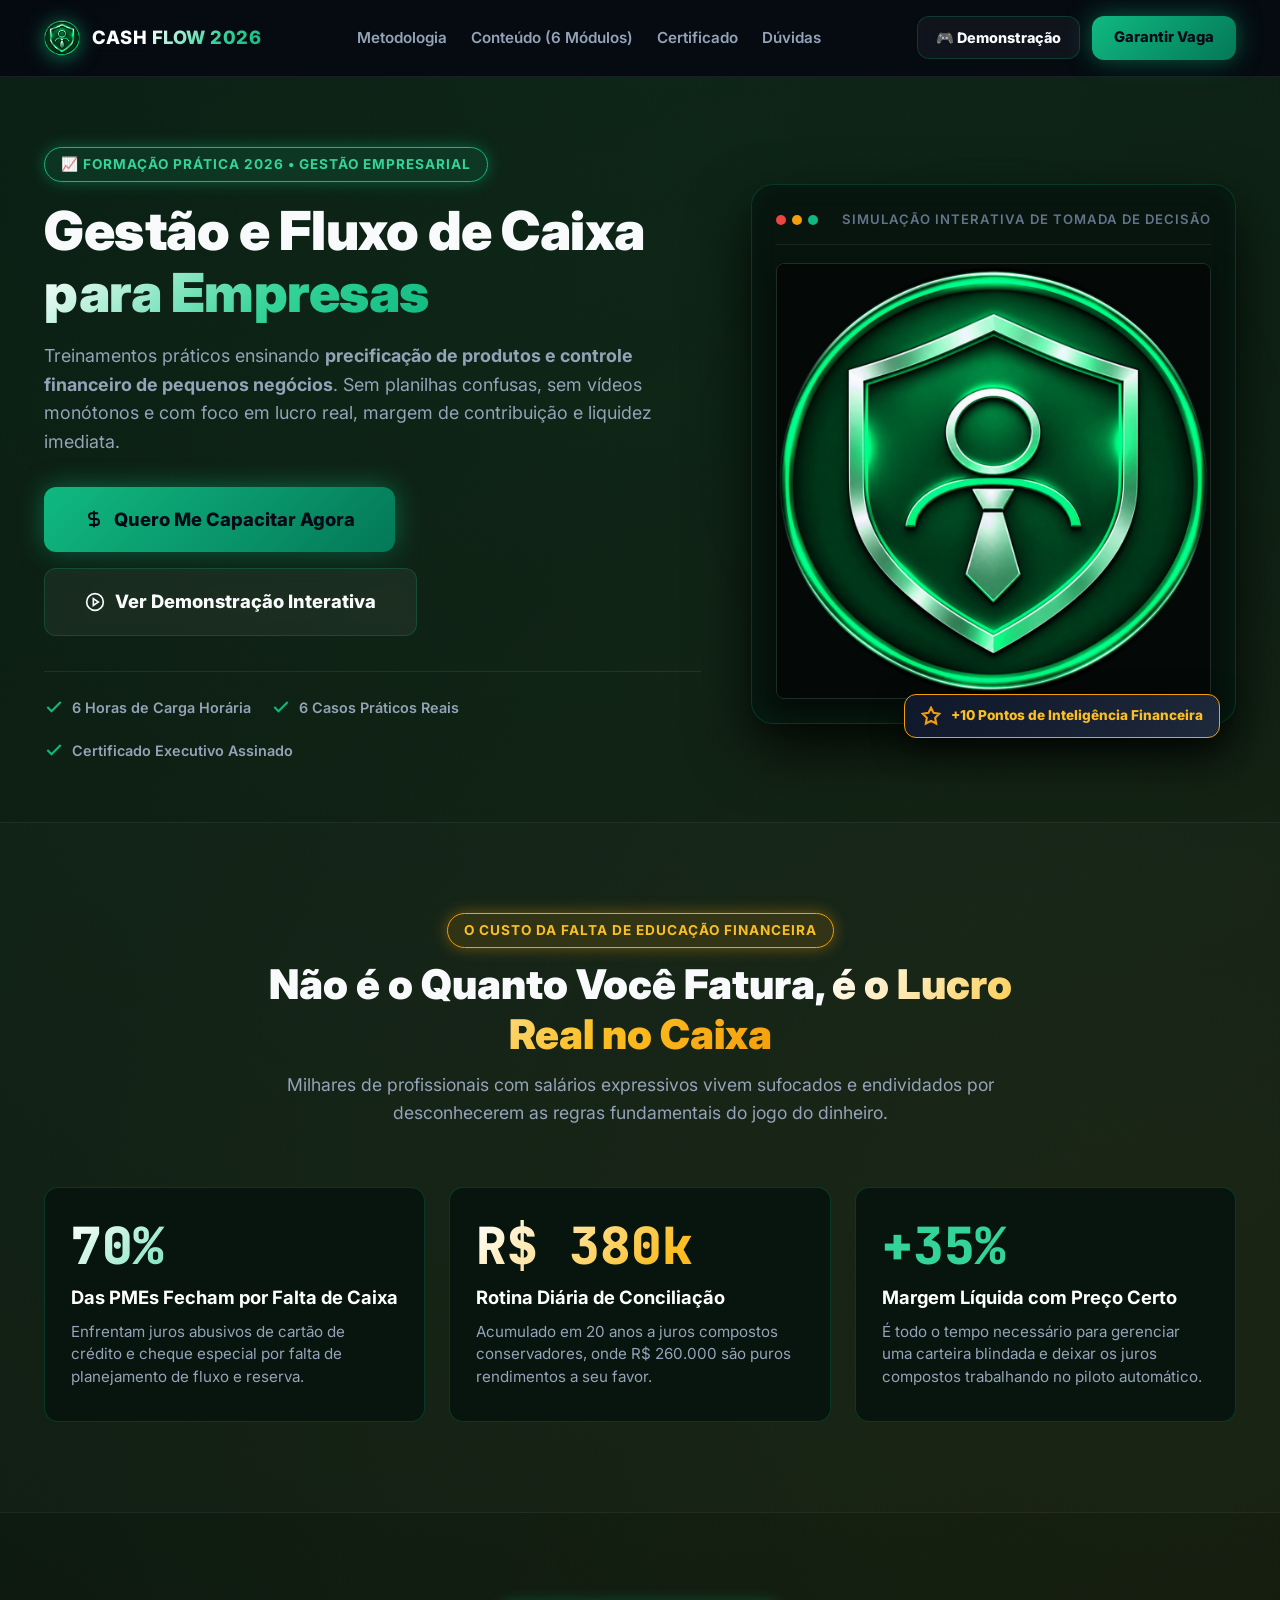
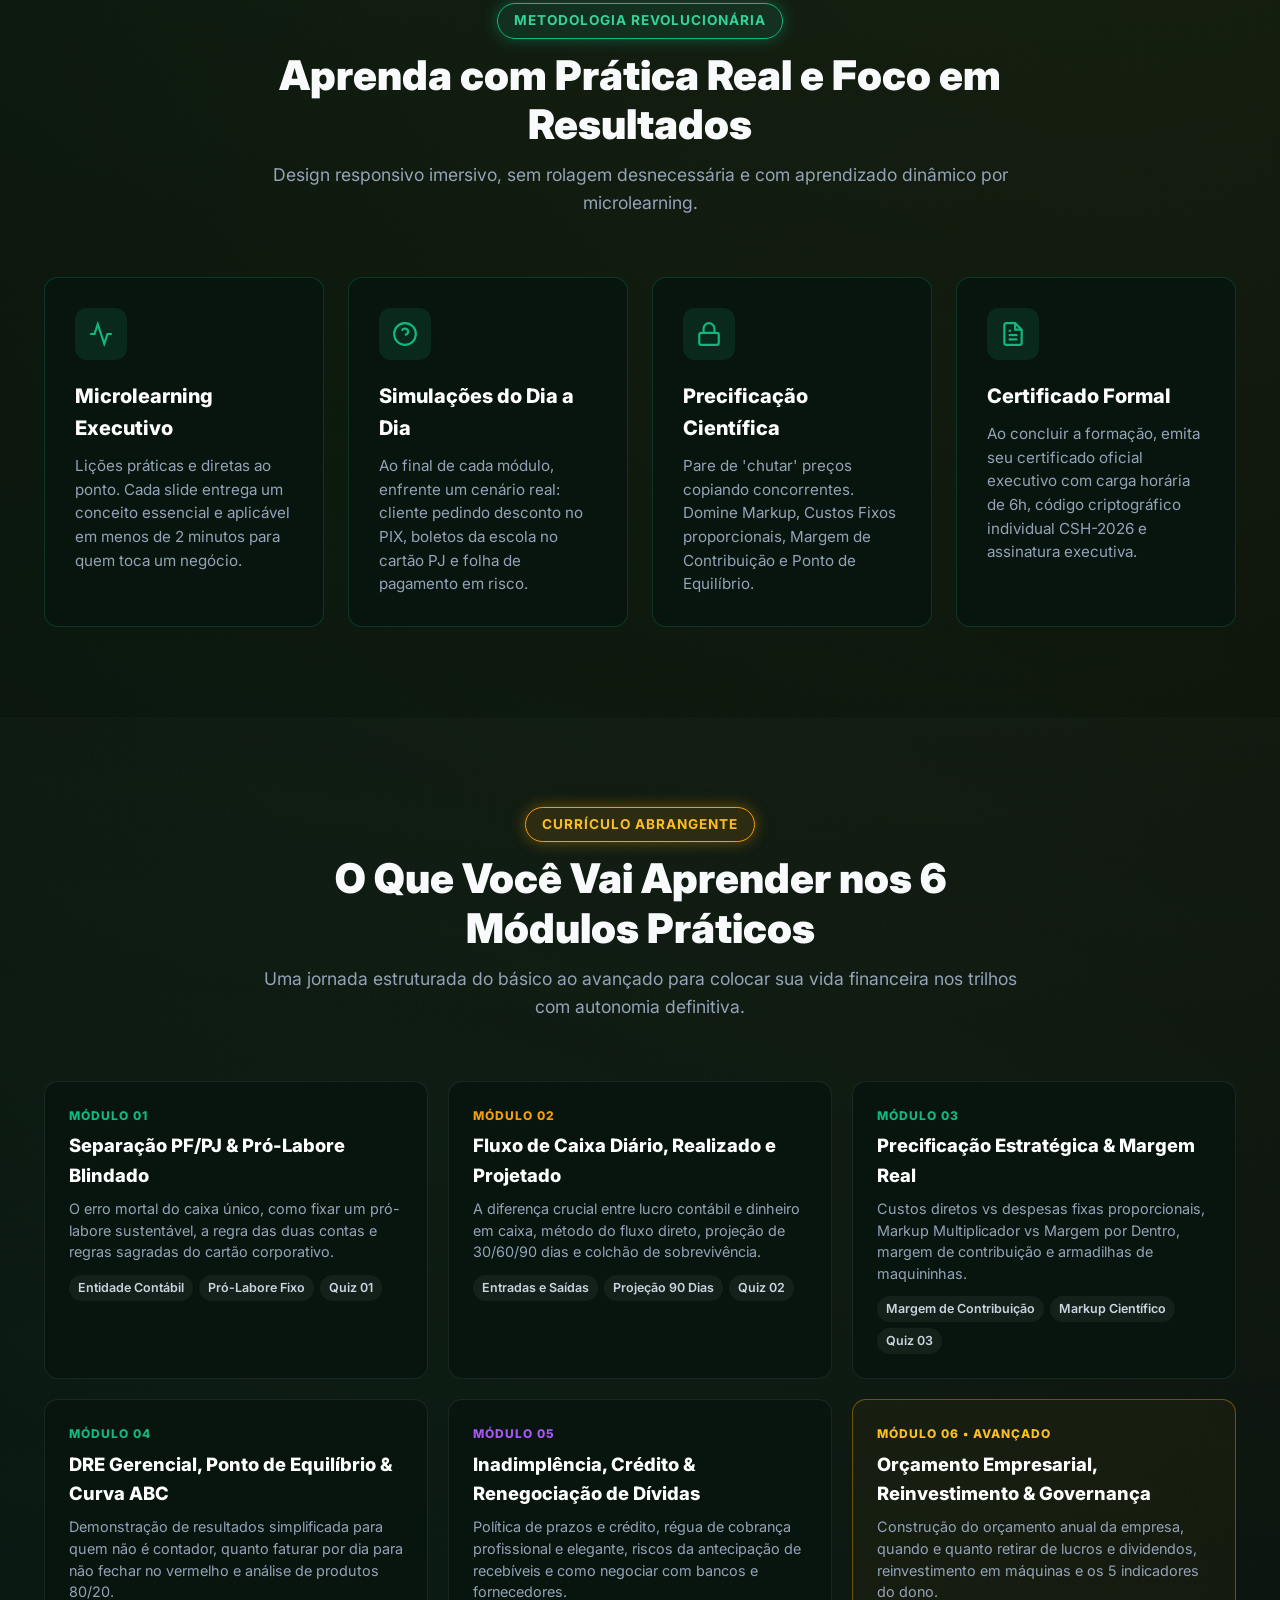
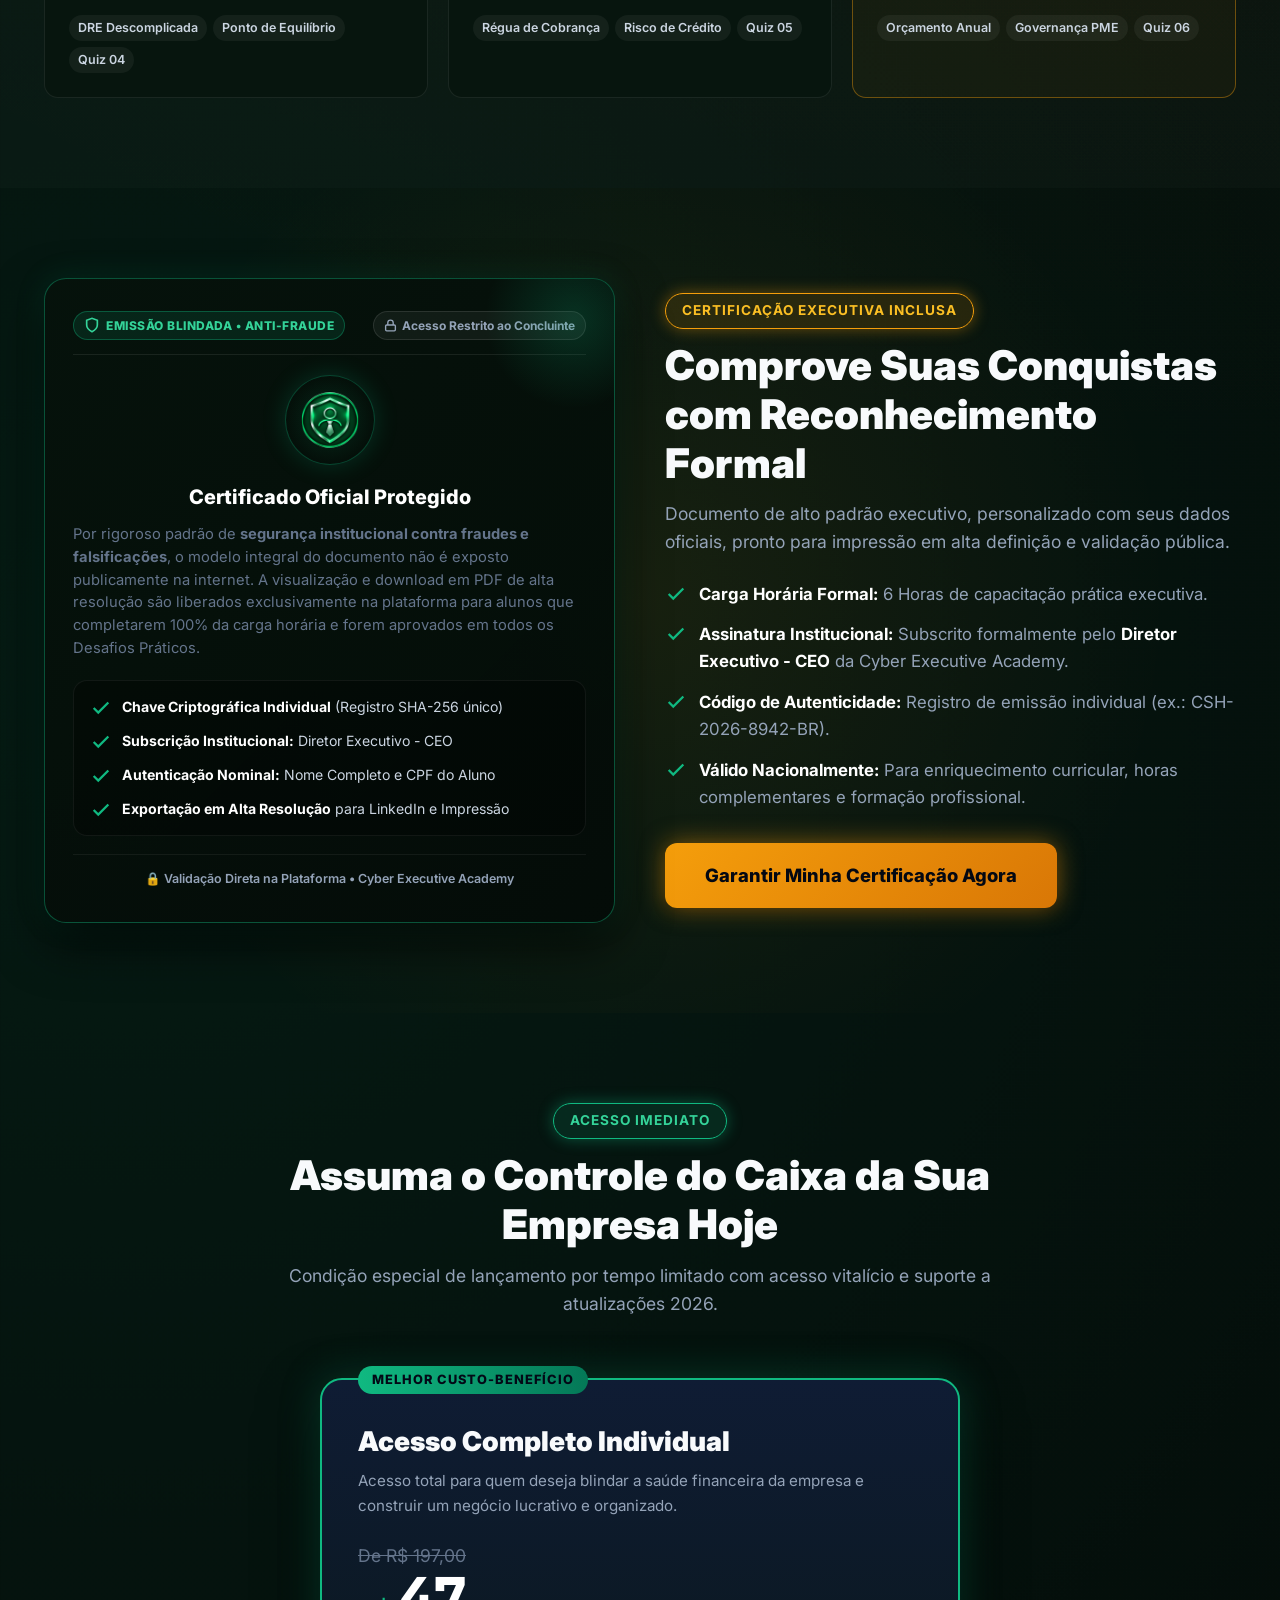
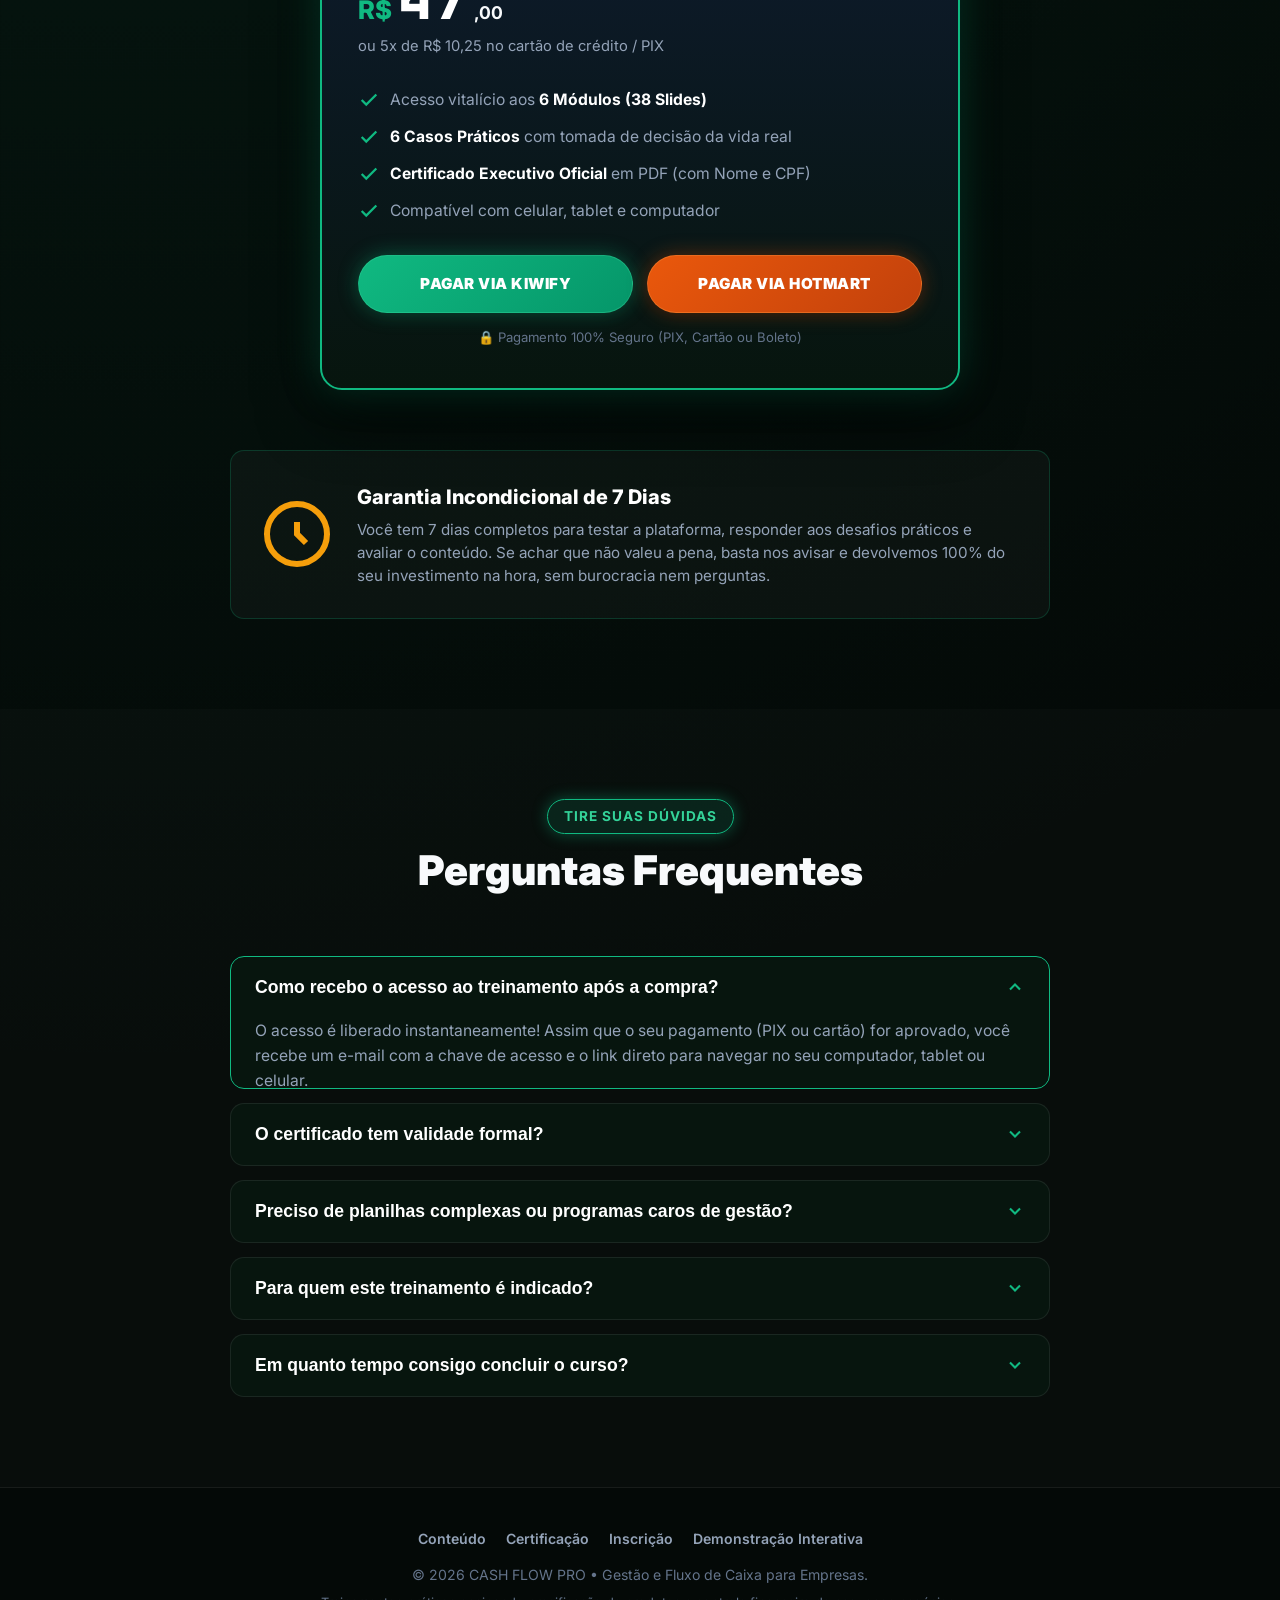
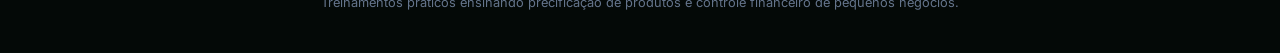
<file: landing.html>
<!DOCTYPE html>
<html lang="pt-BR">
<head>
  <meta charset="UTF-8">
  <meta name="viewport" content="width=device-width, initial-scale=1.0">
  <title>Gestão e Fluxo de Caixa para Empresas | Formação Executiva Prática 2026</title>
  <meta name="description" content="Gestão e Fluxo de Caixa para Empresas: Treinamentos práticos ensinando precificação de produtos e controle financeiro de pequenos negócios. 6 módulos, 6 desafios reais e Certificado Oficial.">
  <meta name="keywords" content="fluxo de caixa, gestao financeira empresas, precificacao produtos, controle financeiro pme, margem de contribuicao, dre gerencial, capital de giro, pro labore">
  <meta name="author" content="Cyber Executive">
  <meta name="robots" content="index, follow">
  <meta name="theme-color" content="#040907">

  <!-- Favicon e Ícones Oficiais -->
  <link rel="icon" type="image/svg+xml" href="imagens/logo-cyber-executive.svg?v=4.7">
  <link rel="icon" type="image/png" sizes="32x32" href="imagens/favicon-32x32.png?v=4.7">
  <link rel="icon" type="image/png" sizes="16x16" href="imagens/favicon-16x16.png?v=4.7">
  <link rel="shortcut icon" href="favicon.ico?v=4.7">
  <link rel="apple-touch-icon" sizes="180x180" href="imagens/apple-touch-icon.png?v=4.7">

  <!-- Canonical URL -->
  <link rel="canonical" href="https://cyberexecutive.github.io/cash/landing.html">

  <!-- Open Graph / Facebook / WhatsApp / LinkedIn -->
  <meta property="og:site_name" content="Cash Flow Pro 2026">
  <meta property="og:type" content="website">
  <meta property="og:url" content="https://cyberexecutive.github.io/cash/landing.html">
  <meta property="og:title" content="Gestão e Fluxo de Caixa para Empresas | Formação Prática">
  <meta property="og:description" content="Treinamentos práticos ensinando precificação de produtos e controle financeiro de pequenos negócios. 6 módulos, 6 desafios reais e Certificado Oficial.">
  <meta property="og:image" content="https://cyberexecutive.github.io/cash/imagens/anuncio-hotmart-1x1.jpg">
  <meta property="og:image:alt" content="Gestão e Fluxo de Caixa para Empresas - Formação 2026">
  <meta property="og:locale" content="pt_BR">

  <!-- Twitter Card -->
  <meta name="twitter:card" content="summary_large_image">
  <meta name="twitter:title" content="Como Investir e Gerenciar o Seu Dinheiro | Cash Flow Pro 2026">
  <meta name="twitter:description" content="Domine seu fluxo diário, precifique com margem real, separe de vez o dinheiro pessoal do caixa da empresa e construa um negócio rentável.">
  <meta name="twitter:image" content="https://cyberexecutive.github.io/cash/imagens/anuncio-hotmart-1x1.jpg">

  <!-- Estilos e Fontes -->
  <link rel="stylesheet" href="css/landing.css?v=3.0">
  <link rel="preconnect" href="https://fonts.googleapis.com">
  <link rel="preconnect" href="https://fonts.gstatic.com" crossorigin>
  <link href="https://fonts.googleapis.com/css2?family=Inter:wght@400;500;600;700;800;900&family=JetBrains+Mono:wght@700;800&display=swap" rel="stylesheet">

  <!-- Dados Estruturados Schema.org (JSON-LD) para Google Search -->
  <script type="application/ld+json">
  {
    "@context": "https://schema.org",
    "@graph": [
      {
        "@type": "Course",
        "@id": "https://cyberexecutive.github.io/cash/landing.html#course",
        "name": "Gestão e Fluxo de Caixa para Empresas",
        "description": "Treinamentos práticos ensinando precificação de produtos e controle financeiro de pequenos negócios: Separação PF/PJ, Fluxo de Caixa Diário e Projetado, Precificação e Margem Real, DRE Gerencial, Gestão de Inadimplência e Governança Financeira.",
        "provider": {
          "@type": "Organization",
          "name": "Cyber Executive",
          "url": "https://cyberexecutive.github.io/cash/"
        },
        "educationalCredentialAwarded": "Certificado Executivo em Gestão Financeira Empresarial & Fluxo de Caixa (6 Horas)",
        "inLanguage": "pt-BR",
        "hasCourseInstance": {
          "@type": "CourseInstance",
          "courseMode": "online",
          "courseWorkload": "PT6H"
        },
        "offers": [
          {
            "@type": "Offer",
            "name": "Acesso Vitalício Individual",
            "price": "47.00",
            "priceCurrency": "BRL",
            "availability": "https://schema.org/InStock",
            "url": "https://pay.kiwify.com.br/rPEyObt",
            "category": "Kiwify Checkout"
          },
          {
            "@type": "Offer",
            "name": "Acesso Vitalício Individual",
            "price": "47.00",
            "priceCurrency": "BRL",
            "availability": "https://schema.org/InStock",
            "url": "https://pay.hotmart.com/K108392255X",
            "category": "Hotmart Checkout"
          }
        ]
      },
      {
        "@type": "FAQPage",
        "@id": "https://cyberexecutive.github.io/cash/landing.html#faq",
        "mainEntity": [
          {
            "@type": "Question",
            "name": "Como recebo o acesso ao treinamento após a compra?",
            "acceptedAnswer": {
              "@type": "Answer",
              "text": "O acesso é liberado instantaneamente! Assim que o seu pagamento (PIX ou cartão) for aprovado, você recebe um e-mail com a chave de acesso e o link direto para navegar no seu computador, tablet ou celular."
            }
          },
          {
            "@type": "Question",
            "name": "O certificado tem validade formal?",
            "acceptedAnswer": {
              "@type": "Answer",
              "text": "Sim! O certificado é emitido com carga horária de 6 horas, data de conclusão, código criptográfico individual CASH-2026 e assinatura oficial da Direção Executiva da Cyber Executive Academy, válido para comprovação de horas complementares e enriquecimento curricular."
            }
          },
          {
            "@type": "Question",
            "name": "Preciso de planilhas complexas ou programas caros de gestão?",
            "acceptedAnswer": {
              "@type": "Answer",
              "text": "Não! Ensinamos uma rotina limpa de 15 minutos diários que pode ser aplicada em um simples caderno de caixa, planilha básica do Google Sheets ou qualquer ERP simples que você já utilize."
            }
          },
          {
            "@type": "Question",
            "name": "Para quem este treinamento é indicado?",
            "acceptedAnswer": {
              "@type": "Answer",
              "text": "Não! O curso é 100% baseado em fundamentos testados pelos maiores investidores do mundo (Warren Buffett, Peter Lynch, Luiz Barsi, Orçamento Anual). Nós ensinamos a construir patrimônio sólido e duradouro com responsabilidade, fugindo de pirâmides e especulações perigosas."
            }
          },
          {
            "@type": "Question",
            "name": "Em quanto tempo consigo concluir o curso?",
            "acceptedAnswer": {
              "@type": "Answer",
              "text": "O formato é de microlearning dinâmico e interativo. A maioria dos participantes conclui todas as lições práticas e os 6 quizzes em cerca de 4 a 6 horas de estudo focado, avançando no seu próprio ritmo."
            }
          }
        ]
      }
    ]
  }
  </script>
</head>
<body>

  <!-- ==========================================
       HEADER & NAVEGAÇÃO
       ========================================== -->
  <header class="lp-header">
    <div class="lp-container lp-nav-content">
      <a href="#" class="lp-brand">
        <img src="imagens/logo-cyber-executive.png?v=4.7" alt="Cyber Executive Logo" class="lp-brand-logo-img" />
        <span>CASH <span class="lp-text-gradient-cyan">FLOW 2026</span></span>
      </a>

      <nav class="lp-nav-links">
        <li><a href="#diferenciais" class="lp-nav-link">Metodologia</a></li>
        <li><a href="#modulos" class="lp-nav-link">Conteúdo (6 Módulos)</a></li>
        <li><a href="#certificado" class="lp-nav-link">Certificado</a></li>
        <li><a href="#faq" class="lp-nav-link">Dúvidas</a></li>
      </nav>

      <div style="display: flex; align-items: center; gap: 12px;">
        <a href="index.html" class="lp-btn lp-btn-secondary" style="padding: 9px 18px; font-size: 0.9rem;" title="Testar o treinamento na prática">
          🎮 Demonstração
        </a>
        <a href="#inscricao" class="lp-btn lp-btn-primary" style="padding: 10px 22px; font-size: 0.92rem;">
          Garantir Vaga
        </a>
      </div>
    </div>
  </header>

  <!-- ==========================================
       HERO SECTION
       ========================================== -->
  <section class="lp-hero">
    <div class="lp-container">
      <div class="lp-hero-grid">
        <div class="lp-hero-text">
          <div class="lp-badge lp-badge-cyan">
            📈 FORMAÇÃO PRÁTICA 2026 • GESTÃO EMPRESARIAL
          </div>

          <h1 class="lp-hero-headline">
            Gestão e Fluxo de Caixa <span class="lp-text-gradient-cyan">para Empresas</span>
          </h1>

          <p class="lp-hero-sub">
            Treinamentos práticos ensinando <strong>precificação de produtos e controle financeiro de pequenos negócios</strong>. Sem planilhas confusas, sem vídeos monótonos e com foco em lucro real, margem de contribuição e liquidez imediata.
          </p>

          <div class="lp-hero-actions">
            <a href="#inscricao" class="lp-btn lp-btn-primary lp-btn-lg">
              <svg width="20" height="20" viewBox="0 0 24 24" fill="none" stroke="currentColor" stroke-width="2.5"><path d="M12 2v20M17 5H9.5a3.5 3.5 0 0 0 0 7h5a3.5 3.5 0 0 1 0 7H6"/></svg>
              Quero Me Capacitar Agora
            </a>

            <a href="index.html" class="lp-btn lp-btn-secondary lp-btn-lg">
              <svg width="20" height="20" viewBox="0 0 24 24" fill="none" stroke="currentColor" stroke-width="2"><circle cx="12" cy="12" r="10"/><polygon points="10 8 16 12 10 16 10 8"/></svg>
              Ver Demonstração Interativa
            </a>
          </div>

          <div class="lp-trust-row">
            <div class="lp-trust-item">
              <svg class="lp-trust-icon" viewBox="0 0 24 24" fill="none" stroke="currentColor" stroke-width="2.5"><polyline points="20 6 9 17 4 12"/></svg>
              <span>6 Horas de Carga Horária</span>
            </div>
            <div class="lp-trust-item">
              <svg class="lp-trust-icon" viewBox="0 0 24 24" fill="none" stroke="currentColor" stroke-width="2.5"><polyline points="20 6 9 17 4 12"/></svg>
              <span>6 Casos Práticos Reais</span>
            </div>
            <div class="lp-trust-item">
              <svg class="lp-trust-icon" viewBox="0 0 24 24" fill="none" stroke="currentColor" stroke-width="2.5"><polyline points="20 6 9 17 4 12"/></svg>
              <span>Certificado Executivo Assinado</span>
            </div>
          </div>
        </div>

        <!-- Mockup Visual do Treinamento -->
        <div class="lp-hero-mockup-wrapper">
          <div class="lp-mockup-glow"></div>
          <div class="lp-mockup-card">
            <div class="lp-mockup-top">
              <div class="lp-dots">
                <span class="lp-dot lp-dot-red"></span>
                <span class="lp-dot lp-dot-yellow"></span>
                <span class="lp-dot lp-dot-green"></span>
              </div>
              <span class="lp-mockup-title">Simulação Interativa de Tomada de Decisão</span>
            </div>
            <img src="imagens/anuncio-hotmart-1x1.jpg" alt="Simulação Prática de Gestão e Fluxo de Caixa Empresarial" class="lp-mockup-preview-img">
            <div class="lp-mockup-floating-badge">
              <svg width="20" height="20" viewBox="0 0 24 24" fill="none" stroke="#f59e0b" stroke-width="2.5"><polygon points="12 2 15.09 8.26 22 9.27 17 14.14 18.18 21.02 12 17.77 5.82 21.02 7 14.14 2 9.27 8.91 8.26 12 2"/></svg>
              <span>+10 Pontos de Inteligência Financeira</span>
            </div>
          </div>
        </div>
      </div>
    </div>
  </section>

  <!-- ==========================================
       ESTATÍSTICAS & O PROBLEMA
       ========================================== -->
  <section class="lp-section" style="background: rgba(255, 255, 255, 0.015); border-top: 1px solid rgba(255,255,255,0.05); border-bottom: 1px solid rgba(255,255,255,0.05);">
    <div class="lp-container">
      <div class="lp-section-header">
        <div class="lp-badge lp-badge-gold">O Custo da Falta de Educação Financeira</div>
        <h2 class="lp-section-title">Não é o Quanto Você Fatura, <span class="lp-text-gradient-gold">é o Lucro Real no Caixa</span></h2>
        <p class="lp-section-desc">Milhares de profissionais com salários expressivos vivem sufocados e endividados por desconhecerem as regras fundamentais do jogo do dinheiro.</p>
      </div>

      <div class="lp-stats-grid">
        <div class="lp-stat-card">
          <div class="lp-stat-number lp-text-gradient-cyan">70%</div>
          <h3 class="lp-stat-label">Das PMEs Fecham por Falta de Caixa</h3>
          <p class="lp-stat-desc">Enfrentam juros abusivos de cartão de crédito e cheque especial por falta de planejamento de fluxo e reserva.</p>
        </div>

        <div class="lp-stat-card">
          <div class="lp-stat-number lp-text-gradient-gold">R$ 380k</div>
          <h3 class="lp-stat-label">Rotina Diária de Conciliação</h3>
          <p class="lp-stat-desc">Acumulado em 20 anos a juros compostos conservadores, onde R$ 260.000 são puros rendimentos a seu favor.</p>
        </div>

        <div class="lp-stat-card">
          <div class="lp-stat-number" style="color: #34d399;">+35%</div>
          <h3 class="lp-stat-label">Margem Líquida com Preço Certo</h3>
          <p class="lp-stat-desc">É todo o tempo necessário para gerenciar uma carteira blindada e deixar os juros compostos trabalhando no piloto automático.</p>
        </div>
      </div>
    </div>
  </section>

  <!-- ==========================================
       DIFERENCIAIS / METODOLOGIA
       ========================================== -->
  <section class="lp-section" id="diferenciais">
    <div class="lp-container">
      <div class="lp-section-header">
        <div class="lp-badge lp-badge-cyan">Metodologia Revolucionária</div>
        <h2 class="lp-section-title">Aprenda com Prática Real e Foco em Resultados</h2>
        <p class="lp-section-desc">Design responsivo imersivo, sem rolagem desnecessária e com aprendizado dinâmico por microlearning.</p>
      </div>

      <div class="lp-features-grid">
        <div class="lp-feature-card">
          <div class="lp-feature-icon">
            <svg width="26" height="26" viewBox="0 0 24 24" fill="none" stroke="currentColor" stroke-width="2"><path d="M22 12h-4l-3 9L9 3l-3 9H2"/></svg>
          </div>
          <h3 class="lp-feature-title">Microlearning Executivo</h3>
          <p class="lp-feature-desc">Lições práticas e diretas ao ponto. Cada slide entrega um conceito essencial e aplicável em menos de 2 minutos para quem toca um negócio.</p>
        </div>

        <div class="lp-feature-card">
          <div class="lp-feature-icon">
            <svg width="26" height="26" viewBox="0 0 24 24" fill="none" stroke="currentColor" stroke-width="2"><circle cx="12" cy="12" r="10"/><path d="M9.09 9a3 3 0 0 1 5.83 1c0 2-3 3-3 3"/><line x1="12" y1="17" x2="12.01" y2="17"/></svg>
          </div>
          <h3 class="lp-feature-title">Simulações do Dia a Dia</h3>
          <p class="lp-feature-desc">Ao final de cada módulo, enfrente um cenário real: cliente pedindo desconto no PIX, boletos da escola no cartão PJ e folha de pagamento em risco.</p>
        </div>

        <div class="lp-feature-card">
          <div class="lp-feature-icon">
            <svg width="26" height="26" viewBox="0 0 24 24" fill="none" stroke="currentColor" stroke-width="2"><rect x="3" y="11" width="18" height="11" rx="2" ry="2"/><path d="M7 11V7a5 5 0 0 1 10 0v4"/></svg>
          </div>
          <h3 class="lp-feature-title">Precificação Científica</h3>
          <p class="lp-feature-desc">Pare de 'chutar' preços copiando concorrentes. Domine Markup, Custos Fixos proporcionais, Margem de Contribuição e Ponto de Equilíbrio.</p>
        </div>

        <div class="lp-feature-card">
          <div class="lp-feature-icon">
            <svg width="26" height="26" viewBox="0 0 24 24" fill="none" stroke="currentColor" stroke-width="2"><path d="M14 2H6a2 2 0 0 0-2 2v16a2 2 0 0 0 2 2h12a2 2 0 0 0 2-2V8z"/><polyline points="14 2 14 8 20 8"/><line x1="16" y1="13" x2="8" y2="13"/><line x1="16" y1="17" x2="8" y2="17"/><polyline points="10 9 9 9 8 9"/></svg>
          </div>
          <h3 class="lp-feature-title">Certificado Formal</h3>
          <p class="lp-feature-desc">Ao concluir a formação, emita seu certificado oficial executivo com carga horária de 6h, código criptográfico individual CSH-2026 e assinatura executiva.</p>
        </div>
      </div>
    </div>
  </section>

  <!-- ==========================================
       GRADE CURRICULAR COMPLETA (6 MÓDULOS)
       ========================================== -->
  <section class="lp-section" id="modulos" style="background: rgba(255, 255, 255, 0.015);">
    <div class="lp-container">
      <div class="lp-section-header">
        <div class="lp-badge lp-badge-gold">Currículo Abrangente</div>
        <h2 class="lp-section-title">O Que Você Vai Aprender nos 6 Módulos Práticos</h2>
        <p class="lp-section-desc">Uma jornada estruturada do básico ao avançado para colocar sua vida financeira nos trilhos com autonomia definitiva.</p>
      </div>

      <div class="lp-modules-container">
        <!-- Módulo 01 -->
        <div class="lp-module-item">
          <div class="lp-module-badge">Módulo 01</div>
          <h3 class="lp-module-title">Separação PF/PJ &amp; Pró-Labore Blindado</h3>
          <p class="lp-module-desc">O erro mortal do caixa único, como fixar um pró-labore sustentável, a regra das duas contas e regras sagradas do cartão corporativo.</p>
          <div class="lp-module-topics">
            <span class="lp-module-pill">Entidade Contábil</span>
            <span class="lp-module-pill">Pró-Labore Fixo</span>
            <span class="lp-module-pill">Quiz 01</span>
          </div>
        </div>

        <!-- Módulo 02 -->
        <div class="lp-module-item">
          <div class="lp-module-badge" style="color: #f59e0b;">Módulo 02</div>
          <h3 class="lp-module-title">Fluxo de Caixa Diário, Realizado e Projetado</h3>
          <p class="lp-module-desc">A diferença crucial entre lucro contábil e dinheiro em caixa, método do fluxo direto, projeção de 30/60/90 dias e colchão de sobrevivência.</p>
          <div class="lp-module-topics">
            <span class="lp-module-pill">Entradas e Saídas</span>
            <span class="lp-module-pill">Projeção 90 Dias</span>
            <span class="lp-module-pill">Quiz 02</span>
          </div>
        </div>

        <!-- Módulo 03 -->
        <div class="lp-module-item">
          <div class="lp-module-badge">Módulo 03</div>
          <h3 class="lp-module-title">Precificação Estratégica &amp; Margem Real</h3>
          <p class="lp-module-desc">Custos diretos vs despesas fixas proporcionais, Markup Multiplicador vs Margem por Dentro, margem de contribuição e armadilhas de maquininhas.</p>
          <div class="lp-module-topics">
            <span class="lp-module-pill">Margem de Contribuição</span>
            <span class="lp-module-pill">Markup Científico</span>
            <span class="lp-module-pill">Quiz 03</span>
          </div>
        </div>

        <!-- Módulo 04 -->
        <div class="lp-module-item">
          <div class="lp-module-badge">Módulo 04</div>
          <h3 class="lp-module-title">DRE Gerencial, Ponto de Equilíbrio &amp; Curva ABC</h3>
          <p class="lp-module-desc">Demonstração de resultados simplificada para quem não é contador, quanto faturar por dia para não fechar no vermelho e análise de produtos 80/20.</p>
          <div class="lp-module-topics">
            <span class="lp-module-pill">DRE Descomplicada</span>
            <span class="lp-module-pill">Ponto de Equilíbrio</span>
            <span class="lp-module-pill">Quiz 04</span>
          </div>
        </div>

        <!-- Módulo 05 -->
        <div class="lp-module-item">
          <div class="lp-module-badge" style="color: #a855f7;">Módulo 05</div>
          <h3 class="lp-module-title">Inadimplência, Crédito &amp; Renegociação de Dívidas</h3>
          <p class="lp-module-desc">Política de prazos e crédito, régua de cobrança profissional e elegante, riscos da antecipação de recebíveis e como negociar com bancos e fornecedores.</p>
          <div class="lp-module-topics">
            <span class="lp-module-pill">Régua de Cobrança</span>
            <span class="lp-module-pill">Risco de Crédito</span>
            <span class="lp-module-pill">Quiz 05</span>
          </div>
        </div>

        <!-- Módulo 06 -->
        <div class="lp-module-item" style="border-color: rgba(245, 158, 11, 0.4); background: rgba(245, 158, 11, 0.04);">
          <div class="lp-module-badge" style="color: #fbbf24;">Módulo 06 • Avançado</div>
          <h3 class="lp-module-title">Orçamento Empresarial, Reinvestimento &amp; Governança</h3>
          <p class="lp-module-desc">Construção do orçamento anual da empresa, quando e quanto retirar de lucros e dividendos, reinvestimento em máquinas e os 5 indicadores do dono.</p>
          <div class="lp-module-topics">
            <span class="lp-module-pill">Orçamento Anual</span>
            <span class="lp-module-pill">Governança PME</span>
            <span class="lp-module-pill">Quiz 06</span>
          </div>
        </div>
      </div>
    </div>
  </section>

  <!-- ==========================================
       DESTAQUE DO CERTIFICADO OFICIAL
       ========================================== -->
  <section class="lp-section lp-cert-section" id="certificado">
    <div class="lp-container">
      <div class="lp-cert-grid">
<!-- Painel de Proteção e Autenticidade Institucional (Anti-Fraude) -->
        <div class="lp-cert-shield-card">
          <div class="lp-cert-shield-glow"></div>
          <div class="lp-cert-shield-header">
            <div class="lp-cert-badge-security">
              <svg width="16" height="16" viewBox="0 0 24 24" fill="none" stroke="currentColor" stroke-width="2.5"><path d="M12 22s8-4 8-10V5l-8-3-8 3v7c0 6 8 10 8 10z"/></svg>
              <span>EMISSÃO BLINDADA • ANTI-FRAUDE</span>
            </div>
            <div class="lp-cert-status-tag">
              <svg width="13" height="13" viewBox="0 0 24 24" fill="none" stroke="currentColor" stroke-width="2.5"><rect x="3" y="11" width="18" height="11" rx="2" ry="2"/><path d="M7 11V7a5 5 0 0 1 10 0v4"/></svg>
              <span>Acesso Restrito ao Concluinte</span>
            </div>
          </div>

          <div class="lp-cert-shield-body">
            <div class="lp-cert-crest-halo">
              <img src="imagens/logo-cyber-executive.png" alt="Brasão Cyber Executive" class="lp-cert-crest-img" width="80" height="80">
            </div>
            <h3 class="lp-cert-shield-title">Certificado Oficial Protegido</h3>
            <p class="lp-cert-shield-desc">
              Por rigoroso padrão de <strong>segurança institucional contra fraudes e falsificações</strong>, o modelo integral do documento não é exposto publicamente na internet. A visualização e download em PDF de alta resolução são liberados exclusivamente na plataforma para alunos que completarem 100% da carga horária e forem aprovados em todos os Desafios Práticos.
            </p>

            <div class="lp-cert-protocol-box">
              <div class="lp-cert-protocol-item">
                <svg class="lp-check-icon" viewBox="0 0 24 24" fill="none" stroke="currentColor" stroke-width="2.5"><polyline points="20 6 9 17 4 12"/></svg>
                <span><strong>Chave Criptográfica Individual</strong> (Registro SHA-256 único)</span>
              </div>
              <div class="lp-cert-protocol-item">
                <svg class="lp-check-icon" viewBox="0 0 24 24" fill="none" stroke="currentColor" stroke-width="2.5"><polyline points="20 6 9 17 4 12"/></svg>
                <span><strong>Subscrição Institucional:</strong> Diretor Executivo - CEO</span>
              </div>
              <div class="lp-cert-protocol-item">
                <svg class="lp-check-icon" viewBox="0 0 24 24" fill="none" stroke="currentColor" stroke-width="2.5"><polyline points="20 6 9 17 4 12"/></svg>
                <span><strong>Autenticação Nominal:</strong> Nome Completo e CPF do Aluno</span>
              </div>
              <div class="lp-cert-protocol-item">
                <svg class="lp-check-icon" viewBox="0 0 24 24" fill="none" stroke="currentColor" stroke-width="2.5"><polyline points="20 6 9 17 4 12"/></svg>
                <span><strong>Exportação em Alta Resolução</strong> para LinkedIn e Impressão</span>
              </div>
            </div>
          </div>

          <div class="lp-cert-shield-footer">
            <span class="lp-cert-secure-stamp">🔒 Validação Direta na Plataforma • Cyber Executive Academy</span>
          </div>
        </div>

        <div class="lp-cert-info">
          <div class="lp-badge lp-badge-gold">Certificação Executiva Inclusa</div>
          <h2 class="lp-section-title">Comprove Suas Conquistas com Reconhecimento Formal</h2>
          <p class="lp-section-desc">
            Documento de alto padrão executivo, personalizado com seus dados oficiais, pronto para impressão em alta definição e validação pública.
          </p>

          <ul class="lp-cert-feature-list">
            <li class="lp-cert-feature-item">
              <svg class="lp-check-icon" viewBox="0 0 24 24" fill="none" stroke="currentColor" stroke-width="2.5"><polyline points="20 6 9 17 4 12"/></svg>
              <span><strong>Carga Horária Formal:</strong> 6 Horas de capacitação prática executiva.</span>
            </li>
            <li class="lp-cert-feature-item">
              <svg class="lp-check-icon" viewBox="0 0 24 24" fill="none" stroke="currentColor" stroke-width="2.5"><polyline points="20 6 9 17 4 12"/></svg>
              <span><strong>Assinatura Institucional:</strong> Subscrito formalmente pelo <strong>Diretor Executivo - CEO</strong> da Cyber Executive Academy.</span>
            </li>
            <li class="lp-cert-feature-item">
              <svg class="lp-check-icon" viewBox="0 0 24 24" fill="none" stroke="currentColor" stroke-width="2.5"><polyline points="20 6 9 17 4 12"/></svg>
              <span><strong>Código de Autenticidade:</strong> Registro de emissão individual (ex.: CSH-2026-8942-BR).</span>
            </li>
            <li class="lp-cert-feature-item">
              <svg class="lp-check-icon" viewBox="0 0 24 24" fill="none" stroke="currentColor" stroke-width="2.5"><polyline points="20 6 9 17 4 12"/></svg>
              <span><strong>Válido Nacionalmente:</strong> Para enriquecimento curricular, horas complementares e formação profissional.</span>
            </li>
          </ul>

          <a href="#inscricao" class="lp-btn lp-btn-gold lp-btn-lg">
            Garantir Minha Certificação Agora
          </a>
        </div>
      </div>
    </div>
  </section>

  <!-- ==========================================
       TABELA DE PREÇO & OFERTA ESPECIAL
       ========================================== -->
  <section class="lp-section" id="inscricao">
    <div class="lp-container">
      <div class="lp-section-header">
        <div class="lp-badge lp-badge-cyan">Acesso Imediato</div>
        <h2 class="lp-section-title">Assuma o Controle do Caixa da Sua Empresa Hoje</h2>
        <p class="lp-section-desc">Condição especial de lançamento por tempo limitado com acesso vitalício e suporte a atualizações 2026.</p>
      </div>

      <div class="lp-pricing-wrapper">
        <!-- Plano Individual -->
        <div class="lp-pricing-card lp-pricing-card-featured">
          <div class="lp-pricing-tag">Melhor Custo-Benefício</div>
          <h3 class="lp-pricing-title">Acesso Completo Individual</h3>
          <p class="lp-pricing-desc">Acesso total para quem deseja blindar a saúde financeira da empresa e construir um negócio lucrativo e organizado.</p>

          <div class="lp-price-box">
            <div class="lp-price-old">De R$ 197,00</div>
            <div class="lp-price-current">
              <span class="lp-price-currency">R$</span>
              <span class="lp-price-amount">47</span>
              <span class="lp-text-muted" style="font-size: 1.1rem; font-weight: 700;">,00</span>
            </div>
            <div class="lp-price-installments">ou 5x de R$ 10,25 no cartão de crédito / PIX</div>
          </div>

          <ul class="lp-pricing-list">
            <li class="lp-pricing-item">
              <svg class="lp-check-icon" viewBox="0 0 24 24" fill="none" stroke="currentColor" stroke-width="2.5"><polyline points="20 6 9 17 4 12"/></svg>
              <span>Acesso vitalício aos <strong>6 Módulos (38 Slides)</strong></span>
            </li>
            <li class="lp-pricing-item">
              <svg class="lp-check-icon" viewBox="0 0 24 24" fill="none" stroke="currentColor" stroke-width="2.5"><polyline points="20 6 9 17 4 12"/></svg>
              <span><strong>6 Casos Práticos</strong> com tomada de decisão da vida real</span>
            </li>
            <li class="lp-pricing-item">
              <svg class="lp-check-icon" viewBox="0 0 24 24" fill="none" stroke="currentColor" stroke-width="2.5"><polyline points="20 6 9 17 4 12"/></svg>
              <span><strong>Certificado Executivo Oficial</strong> em PDF (com Nome e CPF)</span>
            </li>
            <li class="lp-pricing-item">
              <svg class="lp-check-icon" viewBox="0 0 24 24" fill="none" stroke="currentColor" stroke-width="2.5"><polyline points="20 6 9 17 4 12"/></svg>
              <span>Compatível com celular, tablet e computador</span>
            </li>
          </ul>

          <!-- OPÇÕES OFICIAIS DE CHECKOUT LADO A LADO -->
          <div class="lp-checkout-grid">
            <a href="https://pay.kiwify.com.br/rPEyObt" class="lp-btn lp-btn-kiwify lp-btn-clean" target="_blank" rel="noopener" id="btn-checkout-kiwify" style="border-radius: 9999px !important;">
              PAGAR VIA KIWIFY
            </a>
            <a href="https://pay.hotmart.com/K108392255X" class="lp-btn lp-btn-hotmart lp-btn-clean" target="_blank" rel="noopener" id="btn-checkout-hotmart" style="border-radius: 9999px !important;">
              PAGAR VIA HOTMART
            </a>
          </div>
          <p style="text-align: center; font-size: 0.82rem; color: var(--lp-text-muted); margin-top: 14px;">
            🔒 Pagamento 100% Seguro (PIX, Cartão ou Boleto)
          </p>
        </div>

      </div>

      <!-- Garantia -->
      <div class="lp-guarantee-box">
        <svg class="lp-guarantee-badge" viewBox="0 0 24 24" fill="none" stroke="currentColor" stroke-width="2">
          <circle cx="12" cy="12" r="10"/>
          <path d="M12 8v4l3 3"/>
        </svg>
        <div class="lp-guarantee-text">
          <h4>Garantia Incondicional de 7 Dias</h4>
          <p>
            Você tem 7 dias completos para testar a plataforma, responder aos desafios práticos e avaliar o conteúdo. Se achar que não valeu a pena, basta nos avisar e devolvemos 100% do seu investimento na hora, sem burocracia nem perguntas.
          </p>
        </div>
      </div>
    </div>
  </section>

  <!-- ==========================================
       PERGUNTAS FREQUENTES (FAQ)
       ========================================== -->
  <section class="lp-section" id="faq" style="background: rgba(255, 255, 255, 0.015);">
    <div class="lp-container">
      <div class="lp-section-header">
        <div class="lp-badge lp-badge-cyan">Tire Suas Dúvidas</div>
        <h2 class="lp-section-title">Perguntas Frequentes</h2>
      </div>

      <div class="lp-faq-container">
        <div class="lp-faq-item">
          <button class="lp-faq-question">
            <span>Como recebo o acesso ao treinamento após a compra?</span>
            <svg class="lp-faq-icon" viewBox="0 0 24 24" fill="none" stroke="currentColor" stroke-width="2.5"><polyline points="6 9 12 15 18 9"/></svg>
          </button>
          <div class="lp-faq-answer">
            <p>O acesso é liberado instantaneamente! Assim que o seu pagamento (PIX ou cartão) for aprovado, você recebe um e-mail com a chave de acesso e o link direto para navegar no seu computador, tablet ou celular.</p>
          </div>
        </div>

        <div class="lp-faq-item">
          <button class="lp-faq-question">
            <span>O certificado tem validade formal?</span>
            <svg class="lp-faq-icon" viewBox="0 0 24 24" fill="none" stroke="currentColor" stroke-width="2.5"><polyline points="6 9 12 15 18 9"/></svg>
          </button>
          <div class="lp-faq-answer">
            <p>Sim! O certificado é emitido com carga horária de 6 horas, data de conclusão, código criptográfico individual CASH-2026 e assinatura oficial da Direção Executiva da Cyber Executive Academy, válido para comprovação de horas complementares e enriquecimento curricular.</p>
          </div>
        </div>

        <div class="lp-faq-item">
          <button class="lp-faq-question">
            <span>Preciso de planilhas complexas ou programas caros de gestão?</span>
            <svg class="lp-faq-icon" viewBox="0 0 24 24" fill="none" stroke="currentColor" stroke-width="2.5"><polyline points="6 9 12 15 18 9"/></svg>
          </button>
          <div class="lp-faq-answer">
            <p>Não! Ensinamos uma rotina limpa de 15 minutos diários que pode ser aplicada em um simples caderno de caixa, planilha básica do Google Sheets ou qualquer ERP simples que você já utilize.</p>
          </div>
        </div>

        <div class="lp-faq-item">
          <button class="lp-faq-question">
            <span>Para quem este treinamento é indicado?</span>
            <svg class="lp-faq-icon" viewBox="0 0 24 24" fill="none" stroke="currentColor" stroke-width="2.5"><polyline points="6 9 12 15 18 9"/></svg>
          </button>
          <div class="lp-faq-answer">
            <p>Não! O curso é 100% baseado em fundamentos testados pelos maiores investidores do mundo (Warren Buffett, Peter Lynch, Luiz Barsi, Orçamento Anual). Nós ensinamos a construir patrimônio sólido e duradouro com responsabilidade, fugindo de pirâmides e especulações perigosas.</p>
          </div>
        </div>

        <div class="lp-faq-item">
          <button class="lp-faq-question">
            <span>Em quanto tempo consigo concluir o curso?</span>
            <svg class="lp-faq-icon" viewBox="0 0 24 24" fill="none" stroke="currentColor" stroke-width="2.5"><polyline points="6 9 12 15 18 9"/></svg>
          </button>
          <div class="lp-faq-answer">
            <p>O formato é de microlearning dinâmico e interativo. A maioria dos participantes conclui todas as lições práticas e os 6 quizzes em cerca de 4 a 6 horas de estudo focado, avançando no seu próprio ritmo.</p>
          </div>
        </div>
      </div>
    </div>
  </section>

  <!-- ==========================================
       RODAPÉ
       ========================================== -->
  <footer class="lp-footer">
    <div class="lp-container">
      <div class="lp-footer-links">
        <a href="#modulos">Conteúdo</a>
        <a href="#certificado">Certificação</a>
        <a href="#inscricao">Inscrição</a>
        <a href="index.html">Demonstração Interativa</a>
      </div>
      <p>© 2026 CASH FLOW PRO • Gestão e Fluxo de Caixa para Empresas.</p>
      <p style="margin-top: 6px; font-size: 0.8rem;">Treinamentos práticos ensinando precificação de produtos e controle financeiro de pequenos negócios.</p>
    </div>
  </footer>

  <script src="js/landing.js?v=5.0"></script>
</body>
</html>
</file>
<file: css/styles.css>
﻿/* ==========================================================================

   Segurança da Informação e Boas Práticas no Trabalho - Apresentação de Slides

   Estilo Visual Corporativo Tech / Modern Glassmorphism

   ========================================================================== */



:root {

  --font-family: -apple-system, BlinkMacSystemFont, "Segoe UI", Roboto, "Helvetica Neue", Arial, sans-serif;

  

  /* Cores Principais */

  --bg-dark: #040907;

  --bg-gradient: radial-gradient(circle at 80% 20%, #0b2417 0%, #040907 65%, #020604 100%);

  --surface-card: rgba(8, 24, 16, 0.75);

  --surface-card-hover: rgba(14, 38, 26, 0.88);

  --surface-border: rgba(255, 255, 255, 0.08);

  --surface-border-active: rgba(16, 185, 129, 0.45);

  

  /* Cores de Destaque */

  --cyan-accent: #10b981;

  --cyan-glow: rgba(16, 185, 129, 0.35);

  --blue-primary: #3b82f6;

  --blue-glow: rgba(59, 130, 246, 0.35);

  --emerald-success: #10b981;

  --emerald-glow: rgba(16, 185, 129, 0.3);

  --amber-warning: #f59e0b;

  --amber-glow: rgba(245, 158, 11, 0.3);

  --rose-danger: #ef4444;

  --rose-glow: rgba(239, 68, 68, 0.35);

  --violet-accent: #8b5cf6;

  

  /* Tipografia */

  --text-main: #f8fafc;

  --text-muted: #94a3b8;

  --text-dim: #64748b;

  

  /* Efeitos */

  --glass-shadow: 0 16px 40px -12px rgba(0, 0, 0, 0.65), 0 0 1px 1px rgba(255, 255, 255, 0.05);

  --card-shadow: 0 10px 30px -8px rgba(0, 0, 0, 0.5);

  --border-radius-lg: 20px;

  --border-radius-md: 14px;

  --border-radius-sm: 8px;

  --transition-smooth: all 0.35s cubic-bezier(0.16, 1, 0.3, 1);

  --transition-bounce: all 0.5s cubic-bezier(0.34, 1.56, 0.64, 1);

}



/* Modo Alto Contraste / Claro Opcional */

body.light-mode {

  --bg-dark: #f1f5f9;

  --bg-gradient: radial-gradient(circle at 80% 20%, #e2e8f0 0%, #f1f5f9 65%, #cbd5e1 100%);

  --surface-card: rgba(255, 255, 255, 0.9);

  --surface-card-hover: rgba(255, 255, 255, 1);

  --surface-border: rgba(0, 0, 0, 0.08);

  --surface-border-active: rgba(16, 185, 129, 0.6);

  --text-main: #0f172a;

  --text-muted: #475569;

  --text-dim: #64748b;

  --glass-shadow: 0 16px 40px -12px rgba(0, 0, 0, 0.1), 0 0 1px 1px rgba(0, 0, 0, 0.05);

  --card-shadow: 0 8px 24px -6px rgba(0, 0, 0, 0.08);

}



*, *::before, *::after {

  box-sizing: border-box;

  margin: 0;

  padding: 0;

}



html, body {

  width: 100%;

  height: 100%;

  overflow: hidden;

  font-family: var(--font-family);

  background: var(--bg-dark);

  background-image: var(--bg-gradient);

  color: var(--text-main);

  user-select: none;

  -webkit-font-smoothing: antialiased;

}



/* -------------------------------------------------------------

   Barra de Progresso Superior

   ------------------------------------------------------------- */

#top-progress-bar {

  position: fixed;

  top: 0;

  left: 0;

  height: 4px;

  width: 0%;

  background: linear-gradient(90deg, var(--blue-primary), var(--cyan-accent), var(--emerald-success));

  box-shadow: 0 0 12px var(--cyan-glow);

  z-index: 1000;

  transition: width 0.4s ease-out;

}



/* -------------------------------------------------------------

   Barra Superior de Cabeçalho

   ------------------------------------------------------------- */

.top-header {

  position: fixed;

  top: 10px;

  left: 24px;

  right: 24px;

  height: 48px;

  display: flex;

  align-items: center;

  justify-content: space-between;

  z-index: 100;

  pointer-events: none;

}



.brand-badge {

  display: flex;

  align-items: center;

  gap: 10px;

  background: rgba(6, 18, 12, 0.65);

  backdrop-filter: blur(12px);

  padding: 6px 14px;

  border-radius: 999px;

  border: 1px solid var(--surface-border);

  font-size: 0.82rem;

  font-weight: 600;

  letter-spacing: 0.5px;

  color: var(--cyan-accent);

  box-shadow: 0 4px 15px rgba(0,0,0,0.25);

  pointer-events: auto;

}



.brand-badge svg {

  width: 16px;

  height: 16px;

}



.header-actions {

  display: flex;

  align-items: center;

  gap: 8px;

  pointer-events: auto;

}



.header-btn {

  background: rgba(6, 18, 12, 0.65);

  backdrop-filter: blur(12px);

  border: 1px solid var(--surface-border);

  color: var(--text-muted);

  width: 36px;

  height: 36px;

  border-radius: 10px;

  display: inline-flex;

  align-items: center;

  justify-content: center;

  cursor: pointer;

  transition: var(--transition-smooth);

}



.header-btn:hover {

  color: var(--text-main);

  background: rgba(30, 41, 59, 0.85);

  border-color: var(--cyan-accent);

  transform: translateY(-1px);

}



.header-btn svg {

  width: 18px;

  height: 18px;

}



/* -------------------------------------------------------------

   Container da Apresentação

   ------------------------------------------------------------- */

#presentation-viewport {

  position: relative;

  width: 100vw;

  height: 100vh;

  display: flex;

  align-items: center;

  justify-content: center;

  padding: clamp(36px, 5vh, 56px) clamp(14px, 2vw, 32px) clamp(48px, 6.5vh, 68px) clamp(14px, 2vw, 32px);

  overflow: hidden;

}



/* -------------------------------------------------------------

   Slides (Proporção 16:9 Otimizada para Aproveitamento Total)

   ------------------------------------------------------------- */

.slide {

  position: absolute;

  width: min(1560px, calc(100vw - clamp(24px, 3.5vw, 64px)));

  height: min(880px, calc(100vh - clamp(76px, 10.5vh, 104px)));

  background: #0b1120;

  background-image: radial-gradient(circle at 85% 20%, #141f38 0%, #0b1120 65%, #060b14 100%);

  border: 1px solid var(--surface-border);

  border-radius: var(--border-radius-lg);

  box-shadow: var(--glass-shadow);

  display: flex;

  flex-direction: column;

  padding: clamp(18px, 2.8vh, 36px) clamp(22px, 2.8vw, 44px);

  opacity: 0;

  visibility: hidden;

  transform: scale(0.98) translateY(10px);

  transition: opacity 0.25s ease, transform 0.25s cubic-bezier(0.16, 1, 0.3, 1), visibility 0.25s;

  pointer-events: none;

  overflow: hidden;

  z-index: 1;

}



body.light-mode .slide {

  background: #ffffff;

  background-image: radial-gradient(circle at 85% 20%, #e2e8f0 0%, #ffffff 65%, #f1f5f9 100%);

}



.slide.active {

  opacity: 1 !important;

  visibility: visible !important;

  transform: scale(1) translateY(0) !important;

  pointer-events: auto !important;

  z-index: 10 !important;

}



.slide:not(.active) {

  opacity: 0 !important;

  visibility: hidden !important;

  pointer-events: none !important;

  z-index: 1 !important;

}



.slide.prev {

  transform: scale(0.96) translateX(-40px);

}



.slide.next {

  transform: scale(0.96) translateX(40px);

}



/* Estrutura Interna do Slide */

.slide-body {

  width: 100%;

  height: 100%;

  max-height: 100%;

  display: grid;

  grid-template-columns: 1.12fr 0.88fr;

  gap: clamp(20px, 2.8vw, 42px);

  align-items: center;

  overflow: hidden;

}



.slide-body.full-width {

  grid-template-columns: 1fr;

  height: 100%;

  max-height: 100%;

}



/* Bloco de Cabeçalho do Slide (Clicável / Ampliável) */

.slide-header-block {

  cursor: pointer;

  position: relative;

  border-radius: var(--border-radius-md);

  padding: clamp(4px, 0.6vh, 8px) clamp(8px, 1vw, 14px);

  margin: 0 0 clamp(10px, 1.8vh, 22px) 0;

  border: 1px solid transparent;

  transition: var(--transition-smooth);

  flex-shrink: 0;

}



.slide-header-block:hover {

  background: rgba(255, 255, 255, 0.04);

  border-color: rgba(16, 185, 129, 0.35);

  transform: translateY(-2px);

  box-shadow: 0 10px 25px -6px rgba(0, 0, 0, 0.5), 0 0 15px rgba(16, 185, 129, 0.15);

}



.slide-header-block::after {

  content: "⤢";

  position: absolute;

  top: 8px;

  right: 12px;

  font-size: 0.85rem;

  font-weight: 700;

  color: var(--cyan-accent);

  opacity: 0;

  transform: scale(0.7);

  transition: all 0.25s ease;

  pointer-events: none;

}



.slide-header-block:hover::after {

  opacity: 0.9;

  transform: scale(1);

}



/* Cabeçalho do Conteúdo do Slide */

.slide-category {

  display: inline-flex;

  align-items: center;

  gap: 8px;

  font-size: clamp(0.74rem, 0.88vw, 0.88rem);

  font-weight: 700;

  text-transform: uppercase;

  letter-spacing: 1.2px;

  color: var(--cyan-accent);

  margin-bottom: clamp(4px, 0.7vh, 8px);

}



.slide-category span {

  display: inline-block;

  width: 6px;

  height: 6px;

  border-radius: 50%;

  background: var(--cyan-accent);

  box-shadow: 0 0 8px var(--cyan-accent);

}



.slide-title {

  font-size: clamp(1.6rem, 2.5vw, 2.5rem);

  font-weight: 800;

  line-height: 1.18;

  letter-spacing: -0.4px;

  color: var(--text-main);

  margin-bottom: clamp(6px, 1vh, 12px);

}



.slide-title .gradient-text {

  background: linear-gradient(135deg, #34d399 0%, #10b981 50%, #10b981 100%);

  -webkit-background-clip: text;

  -webkit-text-fill-color: transparent;

}



.slide-subtitle {

  font-size: clamp(0.9rem, 1.12vw, 1.12rem);

  font-weight: 400;

  line-height: 1.48;

  color: var(--text-muted);

  margin-bottom: 0;

}



/* Coluna de Conteúdo */

.content-col {

  display: flex;

  flex-direction: column;

  justify-content: center;

  height: 100%;

  max-height: 100%;

  overflow: hidden;

  padding-right: 0;

}



/* Sem barras de rolagem internas nos slides */

.content-col::-webkit-scrollbar {

  display: none;

  width: 0;

  height: 0;

}



/* Grids e Cartões de Conteúdo */

.cards-grid {

  display: grid;

  grid-template-columns: repeat(auto-fit, minmax(230px, 1fr));

  gap: clamp(10px, 1.2vw, 18px);

  margin-top: clamp(10px, 1.6vh, 20px);

}



.cards-grid-3 {

  display: grid;

  grid-template-columns: repeat(3, 1fr);

  gap: clamp(10px, 1.2vw, 18px);

  margin-top: clamp(12px, 1.8vh, 22px);

}



.cards-grid-2 {

  display: grid;

  grid-template-columns: repeat(2, 1fr);

  gap: clamp(10px, 1.1vw, 16px);

  margin-top: clamp(10px, 1.6vh, 18px);

}



.info-card {

  background: rgba(255, 255, 255, 0.03);

  border: 1px solid var(--surface-border);

  border-radius: var(--border-radius-md);

  padding: clamp(12px, 1.8vh, 22px) clamp(14px, 1.4vw, 22px);

  transition: var(--transition-smooth);

  position: relative;

  overflow: hidden;

  cursor: pointer;

}



.info-card::before {

  content: "";

  position: absolute;

  top: 0;

  left: 0;

  width: 3px;

  height: 100%;

  background: var(--cyan-accent);

  opacity: 0;

  transition: var(--transition-smooth);

}



.info-card:hover {

  background: var(--surface-card-hover);

  border-color: var(--surface-border-active);

  transform: translateY(-2px) scale(1.012);

  box-shadow: 0 10px 25px -5px rgba(0, 0, 0, 0.65), 0 0 15px rgba(16, 185, 129, 0.25);

}



.info-card:hover::before {

  opacity: 1;

}



/* Indicador sutil de ampliação */

.info-card::after, .check-item::after, .comp-card::after {

  content: "⤢";

  position: absolute;

  top: 8px;

  right: 10px;

  font-size: 0.8rem;

  font-weight: 700;

  color: var(--cyan-accent);

  opacity: 0;

  transform: scale(0.7);

  transition: all 0.25s ease;

  pointer-events: none;

}



.info-card:hover::after, .check-item:hover::after, .comp-card:hover::after {

  opacity: 0.9;

  transform: scale(1);

}



.card-header-line {

  display: flex;

  align-items: center;

  gap: clamp(8px, 0.9vw, 12px);

  margin-bottom: clamp(6px, 0.9vh, 10px);

}



.card-icon {

  width: clamp(34px, 2.8vw, 46px);

  height: clamp(34px, 2.8vw, 46px);

  border-radius: 10px;

  background: rgba(16, 185, 129, 0.12);

  color: var(--cyan-accent);

  display: flex;

  align-items: center;

  justify-content: center;

  flex-shrink: 0;

}



.card-icon.blue {

  background: rgba(59, 130, 246, 0.12);

  color: var(--blue-primary);

}



.card-icon.emerald {

  background: rgba(16, 185, 129, 0.12);

  color: var(--emerald-success);

}



.card-icon.amber {

  background: rgba(245, 158, 11, 0.12);

  color: var(--amber-warning);

}



.card-icon.rose {

  background: rgba(239, 68, 68, 0.12);

  color: var(--rose-danger);

}



.card-icon.violet {

  background: rgba(139, 92, 246, 0.12);

  color: var(--violet-accent);

}



.card-icon svg {

  width: clamp(18px, 1.4vw, 24px);

  height: clamp(18px, 1.4vw, 24px);

}



.card-title {

  font-size: clamp(0.95rem, 1.12vw, 1.15rem);

  font-weight: 700;

  color: var(--text-main);

  line-height: 1.28;

}



.card-desc {

  font-size: clamp(0.8rem, 0.94vw, 0.94rem);

  line-height: 1.44;

  color: var(--text-muted);

}



/* Callout / Destaque de Alerta */

.alert-callout {

  margin-top: clamp(12px, 2vh, 22px);

  background: rgba(245, 158, 11, 0.08);

  border: 1px solid rgba(245, 158, 11, 0.25);

  border-radius: var(--border-radius-md);

  padding: clamp(10px, 1.4vh, 16px) clamp(14px, 1.3vw, 20px);

  display: flex;

  align-items: center;

  gap: clamp(10px, 1.2vw, 16px);

  font-size: clamp(0.82rem, 0.96vw, 0.96rem);

  line-height: 1.44;

  color: #fbbf24;

  cursor: pointer;

  position: relative;

  transition: var(--transition-smooth);

  flex-shrink: 0;

}



.alert-callout:hover {

  transform: translateY(-2px) scale(1.01);

  box-shadow: 0 10px 24px -4px rgba(0, 0, 0, 0.5), 0 0 12px rgba(245, 158, 11, 0.25);

}



.alert-callout::after {

  content: "⤢";

  position: absolute;

  top: 8px;

  right: 12px;

  font-size: 0.8rem;

  font-weight: 700;

  color: inherit;

  opacity: 0;

  transform: scale(0.7);

  transition: all 0.25s ease;

  pointer-events: none;

}



.alert-callout:hover::after {

  opacity: 0.85;

  transform: scale(1);

}



.alert-callout.tip {

  background: rgba(16, 185, 129, 0.08);

  border-color: rgba(16, 185, 129, 0.25);

  color: #34d399;

}



.alert-callout.danger {

  background: rgba(239, 68, 68, 0.08);

  border-color: rgba(239, 68, 68, 0.25);

  color: #f87171;

}



.alert-callout.success {

  background: rgba(16, 185, 129, 0.08);

  border-color: rgba(16, 185, 129, 0.25);

  color: #34d399;

}



/* Lista de Itens com Checkmarks */

.checklist-group {

  display: flex;

  flex-direction: column;

  gap: clamp(8px, 1.3vh, 14px);

  margin-top: clamp(10px, 1.6vh, 20px);

}



.check-item {

  display: flex;

  align-items: flex-start;

  gap: clamp(10px, 1.2vw, 16px);

  background: rgba(255, 255, 255, 0.02);

  padding: clamp(10px, 1.4vh, 16px) clamp(14px, 1.3vw, 20px);

  border-radius: var(--border-radius-sm);

  border-left: 3px solid var(--cyan-accent);

  cursor: pointer;

  position: relative;

  transition: var(--transition-smooth);

}



.check-item:hover {

  background: var(--surface-card-hover);

  border-color: var(--surface-border-active);

  transform: translateY(-2px) scale(1.01);

  box-shadow: 0 10px 24px -6px rgba(0, 0, 0, 0.6), 0 0 12px rgba(16, 185, 129, 0.2);

}



.check-item.danger-border {

  border-left-color: var(--rose-danger);

}



.check-badge {

  flex-shrink: 0;

  margin-top: 2px;

  color: var(--emerald-success);

}



.check-badge svg {

  width: clamp(18px, 1.4vw, 22px);

  height: clamp(18px, 1.4vw, 22px);

}



.check-badge.danger {

  color: var(--rose-danger);

}



.check-item strong {

  color: var(--text-main);

  font-size: clamp(0.92rem, 1.1vw, 1.12rem);

  display: block;

  margin-bottom: 3px;

}



.check-item p {

  color: var(--text-muted);

  font-size: clamp(0.8rem, 0.94vw, 0.94rem);

  line-height: 1.42;

  margin: 0;

}



/* Comparação lado a lado (Certo vs Errado) */

.comparison-box {

  display: grid;

  grid-template-columns: 1fr 1fr;

  gap: clamp(12px, 1.5vw, 20px);

  margin-top: clamp(12px, 1.8vh, 22px);

}



.comp-card {

  padding: clamp(11px, 1.6vh, 18px) clamp(14px, 1.3vw, 20px);

  border-radius: var(--border-radius-sm);

  border: 1px solid var(--surface-border);

  font-size: clamp(0.82rem, 0.94vw, 0.94rem);

  cursor: pointer;

  position: relative;

  transition: var(--transition-smooth);

}



.comp-card:hover {

  transform: translateY(-2px) scale(1.015);

  box-shadow: 0 10px 24px -6px rgba(0, 0, 0, 0.6), 0 0 12px rgba(16, 185, 129, 0.2);

}



.comp-card.bad {

  background: rgba(239, 68, 68, 0.06);

  border-color: rgba(239, 68, 68, 0.25);

}



.comp-card.good {

  background: rgba(16, 185, 129, 0.06);

  border-color: rgba(16, 185, 129, 0.25);

}



.comp-badge {

  display: inline-flex;

  align-items: center;

  gap: 5px;

  font-weight: 700;

  font-size: clamp(0.78rem, 0.88vw, 0.88rem);

  margin-bottom: 6px;

}



.comp-card.bad .comp-badge {

  color: var(--rose-danger);

}



.comp-card.good .comp-badge {

  color: var(--emerald-success);

}



/* Linha de botões de ação (Slide 12) */

.slide-actions-row {

  display: flex;

  gap: clamp(10px, 1.2vw, 16px);

  margin-top: clamp(14px, 2vh, 24px);

  flex-wrap: wrap;

}



.action-pill {

  cursor: pointer;

  padding: clamp(9px, 1.3vh, 14px) clamp(18px, 1.6vw, 26px);

  font-size: clamp(0.84rem, 0.96vw, 0.96rem);

  font-weight: 600;

  transition: var(--transition-smooth);

}



.action-pill.secondary {

  background: rgba(59, 130, 246, 0.2);

  border-color: rgba(59, 130, 246, 0.4);

  color: #93c5fd;

}



/* -------------------------------------------------------------

   Coluna Visual / Ilustração SVG / Imagem

   ------------------------------------------------------------- */

.visual-col {

  display: flex;

  align-items: center;

  justify-content: center;

  height: 100%;

  max-height: 100%;

  position: relative;

  overflow: hidden;

}



.visual-container {

  width: 100%;

  height: 100%;

  max-height: min(720px, 100%);

  position: relative;

  display: flex;

  align-items: center;

  justify-content: center;

  border-radius: var(--border-radius-lg);

  background: radial-gradient(circle at 50% 50%, rgba(6, 18, 12, 0.7) 0%, rgba(10, 16, 30, 0.9) 100%);

  border: 1px solid rgba(255, 255, 255, 0.08);

  overflow: hidden;

  box-shadow: inset 0 0 40px rgba(0, 0, 0, 0.6), 0 10px 30px rgba(0, 0, 0, 0.35);

  cursor: pointer;

  transition: var(--transition-smooth);

}



.visual-container:hover {

  border-color: rgba(16, 185, 129, 0.5);

  transform: translateY(-3px) scale(1.01);

  box-shadow: inset 0 0 35px rgba(0, 0, 0, 0.5), 0 14px 34px rgba(0, 0, 0, 0.65), 0 0 25px rgba(16, 185, 129, 0.3);

}



.visual-container::after {

  content: "⤢ Clique para ampliar";

  position: absolute;

  top: 14px;

  left: 16px;

  font-size: 0.78rem;

  font-weight: 700;

  letter-spacing: 0.5px;

  background: rgba(6, 18, 12, 0.85);

  backdrop-filter: blur(8px);

  border: 1px solid var(--surface-border-active);

  color: var(--cyan-accent);

  padding: 5px 12px;

  border-radius: 999px;

  opacity: 0;

  transform: translateY(-5px);

  transition: all 0.25s ease;

  pointer-events: none;

  z-index: 5;

}



.visual-container:hover::after {

  opacity: 1;

  transform: translateY(0);

}



/* Imagem Dinâmica */

.slide-custom-image {

  position: absolute;

  top: 0;

  left: 0;

  width: 100%;

  height: 100%;

  object-fit: cover;

  border-radius: var(--border-radius-lg);

  opacity: 0;

  transition: opacity 0.5s ease;

  z-index: 2;

  pointer-events: none;

}



.slide-custom-image.loaded.show {

  opacity: 1;

  pointer-events: auto;

}



/* Container de Ilustração SVG */

.svg-illustration {

  width: 100%;

  height: 100%;

  max-height: 100%;

  display: flex;

  align-items: center;

  justify-content: center;

  padding: clamp(14px, 2.4vw, 32px);

  z-index: 1;

  transition: opacity 0.4s ease;

  overflow: hidden;

}



.svg-illustration svg {

  width: 100%;

  height: 100%;

  max-width: min(560px, 92%);

  max-height: min(560px, 92%);

  object-fit: contain;

  filter: drop-shadow(0 15px 32px rgba(0, 0, 0, 0.55));

}



/* Botão alternador Imagem / SVG (aparece apenas quando a imagem existe) */

.media-toggle-pill {

  position: absolute;

  bottom: 12px;

  right: 12px;

  background: rgba(6, 18, 12, 0.85);

  backdrop-filter: blur(8px);

  border: 1px solid var(--surface-border-active);

  color: var(--cyan-accent);

  padding: 5px 12px;

  border-radius: 999px;

  font-size: 0.72rem;

  font-weight: 600;

  cursor: pointer;

  z-index: 10;

  display: none;

  align-items: center;

  gap: 6px;

  box-shadow: 0 4px 12px rgba(0,0,0,0.4);

  transition: var(--transition-smooth);

}



.media-toggle-pill:hover {

  background: var(--cyan-accent);

  color: #04101c;

}



/* -------------------------------------------------------------

   Animações Internas dos SVGs

   ------------------------------------------------------------- */

@keyframes pulseGlow {

  0%, 100% {

    opacity: 0.4;

    transform: scale(1);

  }

  50% {

    opacity: 0.85;

    transform: scale(1.04);

  }

}



@keyframes rotateSlow {

  from {

    transform: rotate(0deg);

  }

  to {

    transform: rotate(360deg);

  }

}



@keyframes floatElement {

  0%, 100% {

    transform: translateY(0px);

  }

  50% {

    transform: translateY(-8px);

  }

}



@keyframes dashFlow {

  to {

    stroke-dashoffset: -40;

  }

}



.anim-pulse {

  animation: pulseGlow 3s ease-in-out infinite;

  transform-origin: center;

}



.anim-rotate {

  animation: rotateSlow 20s linear infinite;

  transform-origin: center;

}



.anim-float {

  animation: floatElement 4s ease-in-out infinite;

}



.anim-flow {

  stroke-dasharray: 6 4;

  animation: dashFlow 2s linear infinite;

}



/* -------------------------------------------------------------

   Barra de Controles Flutuante Inferior (Dock)

   ------------------------------------------------------------- */

.bottom-dock {

  position: fixed;

  bottom: 18px;

  left: 50%;

  transform: translateX(-50%);

  height: 52px;

  background: rgba(6, 18, 12, 0.78);

  backdrop-filter: blur(16px);

  border: 1px solid var(--surface-border);

  border-radius: 999px;

  padding: 0 16px;

  display: flex;

  align-items: center;

  gap: 16px;

  box-shadow: 0 20px 40px -10px rgba(0, 0, 0, 0.6), 0 0 1px 1px rgba(255, 255, 255, 0.05);

  z-index: 100;

}



.dock-controls {

  display: flex;

  align-items: center;

  gap: 8px;

}



.dock-btn {

  background: transparent;

  border: none;

  color: var(--text-muted);

  width: 38px;

  height: 38px;

  border-radius: 50%;

  display: inline-flex;

  align-items: center;

  justify-content: center;

  cursor: pointer;

  transition: var(--transition-smooth);

}



.dock-btn:hover {

  color: var(--text-main);

  background: rgba(255, 255, 255, 0.1);

  transform: scale(1.08);

}



.dock-btn:active {

  transform: scale(0.95);

}



.dock-btn svg {

  width: 20px;

  height: 20px;

}



.dock-counter {

  font-size: 0.9rem;

  font-weight: 700;

  letter-spacing: 1px;

  color: var(--text-main);

  padding: 4px 12px;

  background: rgba(255, 255, 255, 0.06);

  border-radius: 999px;

  min-width: 72px;

  text-align: center;

}



.dock-counter .current-num {

  color: var(--cyan-accent);

}



.dock-divider {

  width: 1px;

  height: 24px;

  background: var(--surface-border);

}



/* Indicadores de bolinhas (Dots) */

.dock-dots {

  display: flex;

  align-items: center;

  gap: 5px;

  max-width: min(520px, 45vw);

  overflow-x: auto;

  scrollbar-width: none;

  padding: 2px 4px;

}



.dock-dots::-webkit-scrollbar {

  display: none;

}



.dock-dot {

  width: 6px;

  height: 6px;

  flex-shrink: 0;

  border-radius: 50%;

  background: rgba(255, 255, 255, 0.2);

  cursor: pointer;

  transition: var(--transition-smooth);

}



.dock-dot:hover {

  background: rgba(255, 255, 255, 0.5);

  transform: scale(1.3);

}



.dock-dot.active {

  background: var(--cyan-accent);

  width: 16px;

  border-radius: 4px;

  box-shadow: 0 0 8px var(--cyan-glow);

}



/* -------------------------------------------------------------

   Modal de Visão Geral / Grade de Miniaturas (Overview)

   ------------------------------------------------------------- */

.modal-overlay {

  position: fixed;

  inset: 0;

  background: rgba(4, 7, 14, 0.88);

  backdrop-filter: blur(16px);

  z-index: 500;

  display: flex;

  align-items: center;

  justify-content: center;

  padding: 40px;

  opacity: 0;

  visibility: hidden;

  transition: var(--transition-smooth);

}



.modal-overlay.open {

  opacity: 1;

  visibility: visible;

}



.overview-content {

  width: 100%;

  max-width: 1200px;

  max-height: 90vh;

  display: flex;

  flex-direction: column;

}



.overview-header {

  display: flex;

  align-items: center;

  justify-content: space-between;

  margin-bottom: 24px;

}



.overview-header h3 {

  font-size: 1.5rem;

  font-weight: 700;

  color: var(--text-main);

}



.close-modal-btn {

  background: rgba(255, 255, 255, 0.08);

  border: 1px solid var(--surface-border);

  color: var(--text-muted);

  width: 38px;

  height: 38px;

  border-radius: 50%;

  display: flex;

  align-items: center;

  justify-content: center;

  cursor: pointer;

  transition: var(--transition-smooth);

}



.close-modal-btn:hover {

  color: #fff;

  background: var(--rose-danger);

}



.overview-grid {

  display: grid;

  grid-template-columns: repeat(4, 1fr);

  gap: 16px;

  overflow-y: auto;

  padding: 8px;

}



.overview-card {

  background: var(--surface-card);

  border: 1px solid var(--surface-border);

  border-radius: var(--border-radius-md);

  padding: 16px;

  cursor: pointer;

  transition: var(--transition-smooth);

  display: flex;

  flex-direction: column;

  gap: 8px;

  position: relative;

}



.overview-card:hover {

  transform: translateY(-4px);

  border-color: var(--cyan-accent);

  background: var(--surface-card-hover);

  box-shadow: 0 10px 25px rgba(0,0,0,0.5);

}



.overview-card.active {

  border-color: var(--cyan-accent);

  box-shadow: 0 0 15px var(--cyan-glow);

}



.overview-card .card-num {

  font-size: 0.75rem;

  font-weight: 800;

  color: var(--cyan-accent);

}



.overview-card .card-name {

  font-size: 0.92rem;

  font-weight: 700;

  line-height: 1.3;

  color: var(--text-main);

}



/* -------------------------------------------------------------

   Modal de Ajuda e Atalhos

   ------------------------------------------------------------- */

.shortcuts-grid {

  display: grid;

  grid-template-columns: 1fr 1fr;

  gap: 12px;

  margin-top: 16px;

}



.shortcut-row {

  display: flex;

  align-items: center;

  justify-content: space-between;

  padding: 10px 14px;

  background: rgba(255, 255, 255, 0.03);

  border-radius: 8px;

  border: 1px solid var(--surface-border);

}



.shortcut-key {

  display: inline-block;

  padding: 3px 8px;

  background: rgba(255, 255, 255, 0.1);

  border: 1px solid rgba(255, 255, 255, 0.2);

  border-radius: 6px;

  font-size: 0.8rem;

  font-weight: 700;

  color: var(--cyan-accent);

}



/* -------------------------------------------------------------

   Modal de Card Ampliado (Zoom Modal - 70% da tela)

   ------------------------------------------------------------- */

.card-modal-overlay {

  position: fixed;

  inset: 0;

  background: rgba(3, 6, 12, 0.84);

  backdrop-filter: blur(24px) saturate(140%);

  -webkit-backdrop-filter: blur(24px) saturate(140%);

  z-index: 600;

  display: flex;

  align-items: center;

  justify-content: center;

  padding: 30px;

  opacity: 0;

  visibility: hidden;

  transition: opacity 0.35s ease, visibility 0.35s;

}



.card-modal-overlay.open {

  opacity: 1;

  visibility: visible;

}



.card-modal-container {

  width: min(880px, 74vw);

  max-height: min(650px, 86vh);

  min-height: auto;

  background: linear-gradient(145deg, rgba(18, 27, 46, 0.98), rgba(9, 14, 25, 0.99));

  border: 2px solid rgba(16, 185, 129, 0.55);

  border-radius: 20px;

  box-shadow: 0 0 50px rgba(16, 185, 129, 0.35), 0 30px 80px rgba(0, 0, 0, 0.85), inset 0 0 30px rgba(16, 185, 129, 0.08);

  position: relative;

  display: flex;

  flex-direction: column;

  padding: clamp(20px, 3vh, 34px) clamp(24px, 3vw, 40px);

  overflow: hidden;

  transform: scale(0.88) translateY(18px);

  transition: transform 0.35s cubic-bezier(0.16, 1, 0.3, 1), box-shadow 0.35s ease, border-color 0.35s ease;

}



.card-modal-overlay.open .card-modal-container {

  transform: scale(1) translateY(0);

}



/* Variações de cor e brilho na borda para diferentes contextos */

.card-modal-container.theme-rose {

  border-color: rgba(239, 68, 68, 0.65);

  box-shadow: 0 0 60px rgba(239, 68, 68, 0.35), 0 30px 80px rgba(0, 0, 0, 0.85), inset 0 0 30px rgba(239, 68, 68, 0.08);

}



.card-modal-container.theme-amber {

  border-color: rgba(245, 158, 11, 0.65);

  box-shadow: 0 0 60px rgba(245, 158, 11, 0.35), 0 30px 80px rgba(0, 0, 0, 0.85), inset 0 0 30px rgba(245, 158, 11, 0.08);

}



.card-modal-container.theme-emerald {

  border-color: rgba(16, 185, 129, 0.65);

  box-shadow: 0 0 60px rgba(16, 185, 129, 0.35), 0 30px 80px rgba(0, 0, 0, 0.85), inset 0 0 30px rgba(16, 185, 129, 0.08);

}



.card-modal-container.theme-blue {

  border-color: rgba(59, 130, 246, 0.65);

  box-shadow: 0 0 60px rgba(59, 130, 246, 0.35), 0 30px 80px rgba(0, 0, 0, 0.85), inset 0 0 30px rgba(59, 130, 246, 0.08);

}



.card-modal-container.theme-violet {

  border-color: rgba(139, 92, 246, 0.65);

  box-shadow: 0 0 60px rgba(139, 92, 246, 0.35), 0 30px 80px rgba(0, 0, 0, 0.85), inset 0 0 30px rgba(139, 92, 246, 0.08);

}



/* Botão Fechar Grande */

.card-modal-close {

  position: absolute;

  top: 18px;

  right: 20px;

  width: 44px;

  height: 44px;

  border-radius: 50%;

  background: rgba(255, 255, 255, 0.08);

  border: 1px solid rgba(255, 255, 255, 0.18);

  color: #f8fafc;

  display: flex;

  align-items: center;

  justify-content: center;

  cursor: pointer;

  transition: all 0.25s cubic-bezier(0.16, 1, 0.3, 1);

  z-index: 10;

}



.card-modal-close svg {

  width: 22px;

  height: 22px;

}



.card-modal-close:hover {

  background: var(--rose-danger);

  border-color: var(--rose-danger);

  color: #ffffff;

  transform: scale(1.12) rotate(90deg);

  box-shadow: 0 0 20px rgba(239, 68, 68, 0.5);

}



.card-modal-close:active {

  transform: scale(0.95);

}



/* Conteúdo Interno Ampliado - Sempre cabe inteiro sem rolagem */

.card-modal-content {

  width: 100%;

  height: 100%;

  max-height: 100%;

  overflow: hidden;

  display: flex;

  flex-direction: column;

  justify-content: center;

  padding-right: 0;

}



.card-modal-content::-webkit-scrollbar {

  display: none;

  width: 0;

  height: 0;

}



/* Estrutura do Card Ampliado */

.zoomed-header {

  display: flex;

  align-items: center;

  gap: clamp(14px, 1.8vw, 22px);

  margin-bottom: clamp(10px, 1.6vh, 16px);

  flex-shrink: 0;

}



.zoomed-icon {

  width: clamp(52px, 5.5vw, 68px);

  height: clamp(52px, 5.5vw, 68px);

  border-radius: 16px;

  background: rgba(16, 185, 129, 0.15);

  color: var(--cyan-accent);

  display: flex;

  align-items: center;

  justify-content: center;

  flex-shrink: 0;

  border: 1px solid rgba(16, 185, 129, 0.4);

  box-shadow: 0 0 25px rgba(16, 185, 129, 0.25);

}



.zoomed-icon.blue {

  background: rgba(59, 130, 246, 0.15);

  color: var(--blue-primary);

  border-color: rgba(59, 130, 246, 0.4);

  box-shadow: 0 0 25px rgba(59, 130, 246, 0.25);

}



.zoomed-icon.emerald {

  background: rgba(16, 185, 129, 0.15);

  color: var(--emerald-success);

  border-color: rgba(16, 185, 129, 0.4);

  box-shadow: 0 0 25px rgba(16, 185, 129, 0.25);

}



.zoomed-icon.amber {

  background: rgba(245, 158, 11, 0.15);

  color: var(--amber-warning);

  border-color: rgba(245, 158, 11, 0.4);

  box-shadow: 0 0 25px rgba(245, 158, 11, 0.25);

}



.zoomed-icon.rose {

  background: rgba(239, 68, 68, 0.15);

  color: var(--rose-danger);

  border-color: rgba(239, 68, 68, 0.4);

  box-shadow: 0 0 25px rgba(239, 68, 68, 0.25);

}



.zoomed-icon.violet {

  background: rgba(139, 92, 246, 0.15);

  color: var(--violet-accent);

  border-color: rgba(139, 92, 246, 0.4);

  box-shadow: 0 0 25px rgba(139, 92, 246, 0.25);

}



.zoomed-icon svg {

  width: clamp(26px, 2.8vw, 36px);

  height: clamp(26px, 2.8vw, 36px);

}



.zoomed-meta {

  display: flex;

  flex-direction: column;

  gap: 4px;

}



.zoomed-tag {

  font-size: clamp(0.72rem, 0.85vw, 0.82rem);

  font-weight: 700;

  text-transform: uppercase;

  letter-spacing: 1.2px;

  color: var(--cyan-accent);

}



.zoomed-title {

  font-size: clamp(1.35rem, 2.2vw, 2.05rem);

  font-weight: 800;

  line-height: 1.22;

  color: #ffffff;

  letter-spacing: -0.4px;

}



.zoomed-body {

  font-size: clamp(1.02rem, 1.35vw, 1.35rem);

  line-height: 1.55;

  color: #e2e8f0;

  font-weight: 400;

  margin-top: clamp(6px, 1vh, 12px);

  margin-bottom: 0;

}



.zoomed-code-box {

  background: rgba(0, 0, 0, 0.4);

  border: 1px solid rgba(255, 255, 255, 0.15);

  padding: 8px 16px;

  border-radius: 10px;

  font-family: ui-monospace, SFMono-Regular, Menlo, Monaco, Consolas, monospace;

  font-size: clamp(1.05rem, 1.4vw, 1.35rem);

  font-weight: 700;

  margin: 8px 0 10px 0;

  display: inline-block;

  letter-spacing: 1px;

}



.zoomed-code-box.bad {

  color: #f87171;

  border-color: rgba(239, 68, 68, 0.4);

  background: rgba(239, 68, 68, 0.1);

}



.zoomed-code-box.good {

  color: #34d399;

  border-color: rgba(16, 185, 129, 0.4);

  background: rgba(16, 185, 129, 0.1);

}



/* Modo de Mídia / Diagrama / Imagem Ampliada - Ocupa a área sem faixas pretas e sem distorcer */

.card-modal-container.modal-media-mode {

  width: auto;

  max-width: min(1040px, 86vw);

  height: auto;

  max-height: 90vh;

  min-height: auto;

  padding: clamp(14px, 2.2vh, 24px) clamp(18px, 2.6vw, 32px);

  align-items: center;

  justify-content: center;

}



.card-modal-container.modal-media-mode .card-modal-content {

  align-items: center;

  justify-content: center;

  height: auto;

  max-height: 100%;

}



.card-modal-container.modal-media-mode .zoomed-header {

  width: 100%;

  justify-content: flex-start;

  margin-bottom: clamp(6px, 1vh, 12px);

}



.zoomed-media-stage {

  width: auto;

  height: auto;

  max-width: 100%;

  max-height: calc(88vh - 80px);

  display: flex;

  align-items: center;

  justify-content: center;

  margin: 0;

  background: transparent;

  border: none;

  box-shadow: none;

  padding: 0;

  overflow: hidden;

}



.zoomed-media-image {

  max-width: min(960px, 82vw);

  max-height: calc(86vh - 85px);

  width: auto;

  height: auto;

  object-fit: contain;

  border-radius: 12px;

  box-shadow: 0 10px 32px rgba(0, 0, 0, 0.7);

  display: block;

}



.zoomed-media-svg {

  width: auto;

  height: auto;

  max-width: 100%;

  max-height: calc(86vh - 85px);

  display: flex;

  align-items: center;

  justify-content: center;

}



.zoomed-media-svg svg {

  max-width: min(850px, 78vw);

  max-height: calc(84vh - 90px);

  width: auto;

  height: auto;

  object-fit: contain;

  filter: drop-shadow(0 10px 30px rgba(0, 0, 0, 0.7));

}



.zoomed-subtitle-large {

  font-size: clamp(1.05rem, 1.4vw, 1.4rem);

  line-height: 1.55;

  color: #cbd5e1;

  font-weight: 400;

  margin-top: clamp(8px, 1.2vh, 14px);

  margin-bottom: 0;

}



/* ==========================================================================
   TEMA LIQUID GLASS FOSCO DO IPHONE (LIGHT MODE)
   Estética Apple iOS Frosted Glassmorphism de Altíssima Legibilidade e Elegância
   ========================================================================== */

body.light-mode {
  --bg-dark: #f8fafc;
  --bg-gradient: radial-gradient(circle at 12% 15%, rgba(224, 242, 254, 0.7) 0%, transparent 45%),
                 radial-gradient(circle at 88% 18%, rgba(241, 245, 249, 0.8) 0%, transparent 45%),
                 radial-gradient(circle at 50% 80%, rgba(226, 232, 240, 0.6) 0%, transparent 50%),
                 radial-gradient(circle at 80% 85%, rgba(254, 243, 199, 0.35) 0%, transparent 45%),
                 linear-gradient(135deg, #f1f5f9 0%, #e2e8f0 100%);
  --surface-card: rgba(255, 255, 255, 0.76);
  --surface-card-hover: rgba(255, 255, 255, 0.92);
  --surface-border: rgba(255, 255, 255, 0.85);
  --surface-border-active: rgba(16, 185, 129, 0.5);
  --text-main: #0f172a;
  --text-muted: #334155;
  --text-dim: #475569;
  --glass-shadow: 0 16px 36px -8px rgba(15, 23, 42, 0.08), 0 0 1px 1px rgba(255, 255, 255, 0.9);
  --card-shadow: 0 10px 30px -8px rgba(15, 23, 42, 0.06), 0 1px 3px rgba(15, 23, 42, 0.04);
  background: 
    radial-gradient(circle at 12% 15%, rgba(224, 242, 254, 0.75) 0%, transparent 45%),
    radial-gradient(circle at 88% 18%, rgba(240, 253, 250, 0.75) 0%, transparent 45%),
    radial-gradient(circle at 50% 80%, rgba(226, 232, 240, 0.65) 0%, transparent 50%),
    radial-gradient(circle at 80% 85%, rgba(254, 243, 199, 0.4) 0%, transparent 45%),
    linear-gradient(135deg, #f8fafc 0%, #e2e8f0 100%) !important;
  background-attachment: fixed !important;
  color: #0f172a !important;
}

body.light-mode #bg-mesh {
  opacity: 0.28 !important;
  filter: contrast(115%) brightness(108%) !important;
}

/* 1. Container do Slide no estilo Vidro Líquido Fosco Apple */
body.light-mode .slide {
  background: rgba(255, 255, 255, 0.76) !important;
  backdrop-filter: blur(32px) saturate(190%) !important;
  -webkit-backdrop-filter: blur(32px) saturate(190%) !important;
  border: 1px solid rgba(255, 255, 255, 0.88) !important;
  box-shadow: 
    0 20px 48px -10px rgba(15, 23, 42, 0.08),
    0 1px 3px rgba(15, 23, 42, 0.04),
    inset 0 1px 2px rgba(255, 255, 255, 0.95) !important;
  color: #0f172a !important;
}

/* 2. Tipografia e Cabeçalho do Slide */
body.light-mode .slide-category {
  color: #059669 !important;
  background: rgba(16, 185, 129, 0.12) !important;
  border: 1px solid rgba(16, 185, 129, 0.5) !important;
}
body.light-mode .slide-title {
  color: #0f172a !important;
  text-shadow: none !important;
}
body.light-mode .slide-subtitle {
  color: #334155 !important;
}
body.light-mode .slide-body {
  color: #1e293b !important;
}
body.light-mode .slide p,
body.light-mode .slide span,
body.light-mode .slide li {
  color: #1e293b;
}

/* 3. Cards Informativos, Caixas de Casos e Destaques */
body.light-mode .info-card,
body.light-mode .case-box,
body.light-mode .card-box,
body.light-mode .summary-card,
body.light-mode .practice-box,
body.light-mode .overview-col,
body.light-mode .overview-card {
  background: rgba(255, 255, 255, 0.68) !important;
  backdrop-filter: blur(24px) saturate(180%) !important;
  -webkit-backdrop-filter: blur(24px) saturate(180%) !important;
  border: 1px solid rgba(255, 255, 255, 0.85) !important;
  box-shadow: 0 8px 24px -4px rgba(15, 23, 42, 0.05), inset 0 1px 1px rgba(255, 255, 255, 0.9) !important;
  color: #0f172a !important;
}
body.light-mode .info-card:hover,
body.light-mode .case-box:hover,
body.light-mode .overview-card:hover {
  background: rgba(255, 255, 255, 0.92) !important;
  border-color: rgba(16, 185, 129, 0.5) !important;
  box-shadow: 0 14px 32px -4px rgba(15, 23, 42, 0.09), inset 0 1px 1px #fff !important;
}
body.light-mode .card-title,
body.light-mode .case-title {
  color: #0f172a !important;
}
body.light-mode .card-desc,
body.light-mode .case-desc,
body.light-mode .info-card p,
body.light-mode .case-box p {
  color: #334155 !important;
}
body.light-mode .card-icon {
  background: rgba(241, 245, 249, 0.85) !important;
  border: 1px solid rgba(226, 232, 240, 0.85) !important;
}
body.light-mode .card-icon.cyan { color: #0284c7 !important; }
body.light-mode .card-icon.blue { color: #2563eb !important; }
body.light-mode .card-icon.emerald { color: #059669 !important; }
body.light-mode .card-icon.amber { color: #d97706 !important; }
body.light-mode .card-icon.rose { color: #dc2626 !important; }

/* 4. Alertas e Callouts */
body.light-mode .alert-callout {
  background: rgba(254, 242, 242, 0.85) !important;
  border: 1px solid rgba(239, 68, 68, 0.3) !important;
  color: #991b1b !important;
}
body.light-mode .alert-callout.success {
  background: rgba(236, 253, 245, 0.85) !important;
  border: 1px solid rgba(16, 185, 129, 0.3) !important;
  color: #065f46 !important;
}
body.light-mode .alert-callout.warning {
  background: rgba(254, 252, 232, 0.85) !important;
  border: 1px solid rgba(234, 179, 8, 0.3) !important;
  color: #854d0e !important;
}

/* 5. Área de Quizzes Interativos e Alternativas */
body.light-mode .quiz-scenario {
  background: rgba(241, 245, 249, 0.78) !important;
  border: 1px solid rgba(203, 213, 225, 0.8) !important;
  color: #1e293b !important;
  box-shadow: inset 0 1px 2px rgba(255, 255, 255, 0.8) !important;
}
body.light-mode .quiz-scenario-text {
  color: #1e293b !important;
}
body.light-mode .quiz-question {
  color: #0f172a !important;
  font-weight: 700 !important;
}
body.light-mode .quiz-opt-btn {
  background: rgba(255, 255, 255, 0.82) !important;
  backdrop-filter: blur(16px) !important;
  -webkit-backdrop-filter: blur(16px) !important;
  border: 1.5px solid rgba(203, 213, 225, 0.85) !important;
  color: #0f172a !important;
  box-shadow: 0 4px 12px rgba(15, 23, 42, 0.04), inset 0 1px 1px rgba(255, 255, 255, 0.9) !important;
}
body.light-mode .quiz-opt-btn:hover {
  background: rgba(255, 255, 255, 0.98) !important;
  border-color: #059669 !important;
  box-shadow: 0 6px 18px rgba(15, 23, 42, 0.08), inset 0 1px 1px #fff !important;
}
body.light-mode .quiz-opt-letter {
  background: rgba(241, 245, 249, 0.95) !important;
  color: #0f172a !important;
  border: 1px solid rgba(203, 213, 225, 0.85) !important;
  font-weight: 700 !important;
}
body.light-mode .quiz-opt-desc {
  color: #0f172a !important;
  font-weight: 500 !important;
}
body.light-mode .quiz-opt-btn.selected {
  background: rgba(16, 185, 129, 0.12) !important;
  border-color: #059669 !important;
  color: #059669 !important;
}
body.light-mode .quiz-opt-btn.selected .quiz-opt-letter {
  background: #059669 !important;
  color: #ffffff !important;
  border-color: #059669 !important;
}
body.light-mode .quiz-opt-btn.correct {
  background: rgba(209, 250, 229, 0.9) !important;
  border-color: #059669 !important;
  color: #065f46 !important;
}
body.light-mode .quiz-opt-btn.correct .quiz-opt-letter {
  background: #059669 !important;
  color: #ffffff !important;
  border-color: #059669 !important;
}
body.light-mode .quiz-opt-btn.wrong {
  background: rgba(254, 226, 226, 0.9) !important;
  border-color: #dc2626 !important;
  color: #991b1b !important;
}
body.light-mode .quiz-opt-btn.wrong .quiz-opt-letter {
  background: #dc2626 !important;
  color: #ffffff !important;
  border-color: #dc2626 !important;
}
body.light-mode .quiz-feedback-box {
  background: rgba(255, 255, 255, 0.92) !important;
  backdrop-filter: blur(24px) saturate(180%) !important;
  border: 1.5px solid rgba(203, 213, 225, 0.9) !important;
  color: #0f172a !important;
  box-shadow: 0 10px 30px rgba(15, 23, 42, 0.08) !important;
}
body.light-mode .quiz-feedback-box.correct {
  background: rgba(236, 253, 245, 0.95) !important;
  border-color: rgba(16, 185, 129, 0.5) !important;
}
body.light-mode .quiz-feedback-box.wrong {
  background: rgba(254, 242, 242, 0.95) !important;
  border-color: rgba(239, 68, 68, 0.5) !important;
}
body.light-mode .quiz-feedback-text,
body.light-mode .quiz-feedback-text * {
  color: #0f172a !important;
}
body.light-mode .quiz-confirm-bar .btn-confirm-quiz {
  background: linear-gradient(135deg, #059669 0%, #047857 100%) !important;
  color: #ffffff !important;
  box-shadow: 0 4px 16px rgba(16, 185, 129, 0.35) !important;
  border-radius: 999px !important;
}

/* 6. MODAL DE ZOOM LIQUID GLASS FOSCO (Organizado, Harmônico, Respiro Nobre e Zero Transbordamento) */
body.light-mode .card-modal-backdrop {
  background: rgba(15, 23, 42, 0.38) !important;
  backdrop-filter: blur(20px) !important;
  -webkit-backdrop-filter: blur(20px) !important;
}

body.light-mode .card-modal-container {
  width: min(860px, 86vw) !important;
  max-height: min(620px, 88vh) !important;
  background: rgba(255, 255, 255, 0.94) !important;
  backdrop-filter: blur(36px) saturate(200%) !important;
  -webkit-backdrop-filter: blur(36px) saturate(200%) !important;
  border: 1px solid rgba(255, 255, 255, 0.95) !important;
  border-radius: 24px !important;
  padding: clamp(22px, 3vh, 32px) clamp(24px, 3vw, 38px) !important;
  box-shadow: 
    0 25px 70px -10px rgba(15, 23, 42, 0.18),
    0 2px 8px rgba(15, 23, 42, 0.05),
    inset 0 1px 2px #ffffff !important;
  color: #0f172a !important;
  box-sizing: border-box !important;
  display: flex !important;
  flex-direction: column !important;
  justify-content: center !important;
  overflow: hidden !important;
}

body.light-mode .card-modal-close {
  position: absolute !important;
  top: 18px !important;
  right: 20px !important;
  width: 40px !important;
  height: 40px !important;
  border-radius: 50% !important;
  background: rgba(241, 245, 249, 0.85) !important;
  border: 1px solid rgba(203, 213, 225, 0.85) !important;
  color: #0f172a !important;
  box-shadow: 0 2px 6px rgba(15, 23, 42, 0.05) !important;
  z-index: 20 !important;
  display: flex !important;
  align-items: center !important;
  justify-content: center !important;
  cursor: pointer !important;
  transition: all 0.2s ease !important;
}

body.light-mode .card-modal-close:hover {
  background: rgba(255, 255, 255, 1) !important;
  color: #000000 !important;
  box-shadow: 0 4px 12px rgba(15, 23, 42, 0.12) !important;
  transform: scale(1.05) !important;
}

body.light-mode .card-modal-content {
  width: 100% !important;
  height: auto !important;
  max-height: 100% !important;
  display: flex !important;
  flex-direction: column !important;
  justify-content: center !important;
  box-sizing: border-box !important;
  padding: 0 !important;
  margin: 0 !important;
}

body.light-mode .zoomed-header {
  display: flex !important;
  align-items: center !important;
  gap: 16px !important;
  margin-bottom: 2px !important;
  flex-shrink: 0 !important;
  width: 100% !important;
  box-sizing: border-box !important;
}

body.light-mode .zoomed-title {
  color: #0f172a !important;
  font-weight: 800 !important;
  margin: 2px 0 0 0 !important;
  line-height: 1.25 !important;
}

body.light-mode .zoomed-tag {
  background: rgba(241, 245, 249, 0.9) !important;
  border: 1px solid rgba(203, 213, 225, 0.85) !important;
  color: #0f172a !important;
  font-weight: 700 !important;
  padding: 3px 10px !important;
  border-radius: 999px !important;
  display: inline-block !important;
}

body.light-mode .zoomed-meta div {
  color: #334155 !important;
}

/* Quadro do Texto Ampliado: Harmonioso, Espaçoso e com Respiro Perfeito */
body.light-mode .zoomed-body {
  width: 100% !important;
  max-width: 100% !important;
  box-sizing: border-box !important;
  padding: clamp(18px, 2.4vh, 26px) clamp(22px, 2.6vw, 32px) !important;
  margin: clamp(14px, 2vh, 20px) 0 !important;
  background: rgba(255, 255, 255, 0.72) !important;
  backdrop-filter: blur(20px) !important;
  -webkit-backdrop-filter: blur(20px) !important;
  border: 1.5px solid rgba(203, 213, 225, 0.85) !important;
  border-radius: 18px !important;
  box-shadow: inset 0 1px 2px #ffffff, 0 4px 16px rgba(15, 23, 42, 0.04) !important;
  overflow: hidden !important;
}

body.light-mode .card-modal-container.theme-emerald .zoomed-body {
  border-color: rgba(16, 185, 129, 0.5) !important;
}
body.light-mode .card-modal-container.theme-rose .zoomed-body {
  border-color: rgba(239, 68, 68, 0.5) !important;
}
body.light-mode .card-modal-container.theme-amber .zoomed-body {
  border-color: rgba(245, 158, 11, 0.5) !important;
}
body.light-mode .card-modal-container.theme-cyan .zoomed-body,
body.light-mode .card-modal-container.theme-blue .zoomed-body {
  border-color: rgba(2, 132, 199, 0.5) !important;
}

body.light-mode .zoomed-body p,
body.light-mode .zoomed-body div,
body.light-mode .zoomed-body span,
body.light-mode .zoomed-body strong,
body.light-mode .zoomed-body * {
  margin: 0 !important;
  padding: 0 !important;
  font-size: clamp(1.12rem, 1.55vw, 1.35rem) !important;
  line-height: 1.65 !important;
  font-weight: 500 !important;
  color: #0f172a !important;
  -webkit-text-fill-color: #0f172a !important;
  letter-spacing: -0.2px !important;
  word-break: break-word !important;
}

body.light-mode .zoomed-code-box {
  background: #f8fafc !important;
  border-color: #cbd5e1 !important;
  color: #0f172a !important;
  padding: 12px 18px !important;
  border-radius: 12px !important;
}
body.light-mode .zoomed-code-box pre,
body.light-mode .zoomed-code-box code {
  color: #0f172a !important;
}
body.light-mode .zoomed-media-stage {
  background: #e2e8f0 !important;
  border-color: #cbd5e1 !important;
  border-radius: 16px !important;
}
body.light-mode .zoomed-subtitle-large {
  color: #334155 !important;
}

/* Ações / Botões do Quiz no Modal */
body.light-mode .zoomed-quiz-actions {
  display: flex !important;
  align-items: center !important;
  flex-wrap: wrap !important;
  gap: 14px !important;
  margin-top: clamp(6px, 1vh, 12px) !important;
  padding-top: 14px !important;
  border-top: 1px solid rgba(226, 232, 240, 0.9) !important;
  width: 100% !important;
  box-sizing: border-box !important;
}

body.light-mode .zoomed-quiz-actions .action-pill {
  padding: 12px 26px !important;
  font-size: 0.98rem !important;
  font-weight: 700 !important;
  border-radius: 999px !important;
  display: inline-flex !important;
  align-items: center !important;
  justify-content: center !important;
  gap: 8px !important;
  background: rgba(255, 255, 255, 0.9) !important;
  border: 1.5px solid rgba(203, 213, 225, 0.9) !important;
  color: #0f172a !important;
  box-shadow: 0 4px 12px rgba(15, 23, 42, 0.05) !important;
  cursor: pointer !important;
  transition: all 0.2s ease !important;
}

body.light-mode .zoomed-quiz-actions .action-pill:hover {
  background: rgba(255, 255, 255, 1) !important;
  border-color: #059669 !important;
  color: #059669 !important;
  transform: translateY(-1px) !important;
}

body.light-mode .zoomed-quiz-actions .action-pill.primary {
  display: inline-flex !important;
  background: linear-gradient(135deg, #059669 0%, #047857 100%) !important;
  border-color: #059669 !important;
  color: #ffffff !important;
  -webkit-text-fill-color: #ffffff !important;
  box-shadow: 0 4px 16px rgba(16, 185, 129, 0.35) !important;
}

body.light-mode .zoomed-quiz-actions .action-pill.primary * {
  color: #ffffff !important;
  -webkit-text-fill-color: #ffffff !important;
}

/* 7. Barra Superior (Header) e Cápsula Dock Inferior Apple */
body.light-mode .top-header {
  color: #0f172a !important;
}
body.light-mode .brand-badge {
  background: rgba(255, 255, 255, 0.82) !important;
  backdrop-filter: blur(24px) saturate(180%) !important;
  -webkit-backdrop-filter: blur(24px) saturate(180%) !important;
  border: 1px solid rgba(255, 255, 255, 0.9) !important;
  box-shadow: 0 4px 16px rgba(15, 23, 42, 0.05) !important;
  color: #0f172a !important;
  border-radius: 999px !important;
}
body.light-mode .brand-text {
  color: #0f172a !important;
  font-weight: 700 !important;
}
body.light-mode .brand-sub {
  color: #475569 !important;
}
body.light-mode .header-btn {
  background: rgba(255, 255, 255, 0.82) !important;
  backdrop-filter: blur(18px) !important;
  -webkit-backdrop-filter: blur(18px) !important;
  border: 1px solid rgba(255, 255, 255, 0.9) !important;
  color: #334155 !important;
  box-shadow: 0 2px 6px rgba(15, 23, 42, 0.04) !important;
  border-radius: 12px !important;
}
body.light-mode .header-btn:hover {
  background: rgba(255, 255, 255, 1) !important;
  color: #0f172a !important;
  border-color: rgba(16, 185, 129, 0.5) !important;
}
body.light-mode .bottom-dock {
  background: rgba(255, 255, 255, 0.84) !important;
  backdrop-filter: blur(28px) saturate(190%) !important;
  -webkit-backdrop-filter: blur(28px) saturate(190%) !important;
  border: 1px solid rgba(255, 255, 255, 0.95) !important;
  box-shadow: 
    0 16px 36px -8px rgba(15, 23, 42, 0.12),
    0 1px 3px rgba(15, 23, 42, 0.04),
    inset 0 1px 2px #ffffff !important;
  border-radius: 999px !important;
}
body.light-mode .dock-btn {
  color: #334155 !important;
  border-radius: 50% !important;
}
body.light-mode .dock-btn:hover {
  background: rgba(241, 245, 249, 0.85) !important;
  color: #0f172a !important;
}
body.light-mode .dock-counter {
  color: #0f172a !important;
  font-weight: 700 !important;
}
body.light-mode .dock-counter span {
  color: #475569 !important;
}

/* 8. Gaveta Lateral de Conteúdo (Modules Drawer) */
body.light-mode .drawer-backdrop {
  background: rgba(15, 23, 42, 0.32) !important;
  backdrop-filter: blur(14px) !important;
}
body.light-mode .drawer-panel {
  background: rgba(255, 255, 255, 0.92) !important;
  backdrop-filter: blur(36px) saturate(190%) !important;
  -webkit-backdrop-filter: blur(36px) saturate(190%) !important;
  border-right: 1px solid rgba(255, 255, 255, 0.95) !important;
  box-shadow: 16px 0 44px rgba(15, 23, 42, 0.14) !important;
  color: #0f172a !important;
}
body.light-mode .drawer-header {
  border-bottom: 1px solid rgba(226, 232, 240, 0.8) !important;
}
body.light-mode .drawer-title-group h3 {
  color: #0f172a !important;
}
body.light-mode .drawer-title-group p {
  color: #475569 !important;
}
body.light-mode .drawer-close-btn {
  background: rgba(241, 245, 249, 0.85) !important;
  color: #0f172a !important;
  border: 1px solid rgba(203, 213, 225, 0.85) !important;
  border-radius: 50% !important;
}
body.light-mode .drawer-progress-box {
  background: rgba(248, 250, 252, 0.85) !important;
  border: 1px solid rgba(226, 232, 240, 0.9) !important;
  border-radius: 14px !important;
}
body.light-mode .drawer-progress-labels span {
  color: #334155 !important;
}
body.light-mode .drawer-module-card {
  background: rgba(255, 255, 255, 0.78) !important;
  border: 1px solid rgba(226, 232, 240, 0.9) !important;
  box-shadow: 0 2px 8px rgba(15, 23, 42, 0.03) !important;
  border-radius: 14px !important;
}
body.light-mode .drawer-module-card:hover {
  background: rgba(255, 255, 255, 0.98) !important;
  border-color: #059669 !important;
}
body.light-mode .drawer-module-card.active-mod {
  background: rgba(16, 185, 129, 0.12) !important;
  border-color: #059669 !important;
}
body.light-mode .drawer-module-num {
  color: #059669 !important;
}
body.light-mode .drawer-module-title {
  color: #0f172a !important;
}
body.light-mode .drawer-lesson-pill {
  background: rgba(241, 245, 249, 0.85) !important;
  border: 1px solid rgba(203, 213, 225, 0.8) !important;
  color: #334155 !important;
  border-radius: 999px !important;
}
body.light-mode .drawer-lesson-pill.active {
  background: #059669 !important;
  color: #ffffff !important;
  border-color: #059669 !important;
}

/* 9. Formulários, Inputs, Paywall e Desbloqueio */
body.light-mode .student-id-input,
body.light-mode .unlock-input,
body.light-mode .cert-name-input {
  background: rgba(255, 255, 255, 0.92) !important;
  border: 1.5px solid rgba(203, 213, 225, 0.95) !important;
  color: #0f172a !important;
  box-shadow: inset 0 1px 2px rgba(15, 23, 42, 0.05) !important;
  border-radius: 12px !important;
}
body.light-mode .student-id-input:focus,
body.light-mode .unlock-input:focus,
body.light-mode .cert-name-input:focus {
  border-color: #059669 !important;
  background: #ffffff !important;
  box-shadow: 0 0 0 3px rgba(16, 185, 129, 0.35) !important;
}
body.light-mode .paywall-card,
body.light-mode .unlock-modal-card {
  background: rgba(255, 255, 255, 0.94) !important;
  backdrop-filter: blur(36px) saturate(200%) !important;
  border: 1px solid rgba(255, 255, 255, 0.95) !important;
  box-shadow: 0 25px 70px rgba(15, 23, 42, 0.2) !important;
  color: #0f172a !important;
  border-radius: 24px !important;
}
body.light-mode .paywall-title,
body.light-mode .unlock-title {
  color: #0f172a !important;
}
body.light-mode .paywall-desc,
body.light-mode .unlock-desc,
body.light-mode .paywall-benefit-item {
  color: #334155 !important;
}

/* 10. Dashboard Executivo e Certificado (Slides 31 a 34) */
body.light-mode .dashboard-metric-card,
body.light-mode .chart-card {
  background: rgba(255, 255, 255, 0.78) !important;
  backdrop-filter: blur(24px) saturate(180%) !important;
  border: 1px solid rgba(255, 255, 255, 0.88) !important;
  box-shadow: 0 8px 24px -4px rgba(15, 23, 42, 0.06), inset 0 1px 1px rgba(255, 255, 255, 0.9) !important;
  color: #0f172a !important;
  border-radius: 18px !important;
}
body.light-mode .metric-num {
  color: #0f172a !important;
}
body.light-mode .metric-label {
  color: #475569 !important;
}
body.light-mode .overview-badge {
  background: rgba(241, 245, 249, 0.85) !important;
  color: #0f172a !important;
  border: 1px solid rgba(203, 213, 225, 0.85) !important;
  border-radius: 999px !important;
}
body.light-mode .certificate-card {
  box-shadow: 0 20px 50px rgba(15, 23, 42, 0.12), 0 2px 6px rgba(15, 23, 42, 0.04) !important;
  border-radius: 20px !important;
}


/* -------------------------------------------------------------

   Responsividade

   ------------------------------------------------------------- */

@media (max-width: 1024px) {

  .slide {

    padding: clamp(14px, 2vh, 22px) clamp(16px, 2.5vw, 24px);

  }

  .slide-body {

    grid-template-columns: 1fr;

    gap: clamp(10px, 1.8vh, 18px);

  }

  .visual-col {

    display: none; /* Em telas menores / tablets verticais, prioriza legibilidade do conteúdo */

  }

  .cards-grid-3 {

    grid-template-columns: repeat(3, 1fr);

  }

  .overview-grid {

    grid-template-columns: repeat(2, 1fr);

  }

}



@media (max-width: 768px) {

  #presentation-viewport {

    padding: 50px 10px 68px 10px;

  }

  .slide {

    width: 100%;

    height: 100%;

    padding: clamp(10px, 1.8vh, 18px) clamp(12px, 2vw, 18px);

  }

  .slide-title {

    font-size: clamp(1.15rem, 4.5vw, 1.45rem);

  }

  .slide-subtitle {

    font-size: clamp(0.75rem, 2.8vw, 0.85rem);

  }

  .cards-grid-3, .cards-grid-2 {

    grid-template-columns: 1fr 1fr;

    gap: 8px;

  }

  .cards-grid-3 > :last-child {

    grid-column: span 2;

  }

  .dock-dots {

    display: none;

  }

  .comparison-box {

    grid-template-columns: 1fr;

    gap: 8px;

  }

  .card-modal-container {

    width: 94vw;

    max-height: 88vh;

    padding: clamp(16px, 2.5vh, 24px) clamp(16px, 3vw, 20px);

    border-radius: 16px;

  }

  .card-modal-close {

    top: 12px;

    right: 12px;

    width: 38px;

    height: 38px;

  }

  .zoomed-header {

    gap: 12px;

    margin-bottom: 12px;

  }

  .zoomed-icon {

    width: 48px;

    height: 48px;

    border-radius: 12px;

  }

  .zoomed-icon svg {

    width: 24px;

    height: 24px;

  }

  .zoomed-title {

    font-size: 1.35rem;

  }

  .zoomed-body {

    font-size: 1.05rem;

    line-height: 1.5;

  }

}



@media (max-width: 480px) {

  .cards-grid-3, .cards-grid-2, .comparison-box {

    grid-template-columns: 1fr;

    gap: 6px;

  }

  .cards-grid-3 > :last-child {

    grid-column: span 1;

  }

}



/* Ajustes específicos de proporção para slides com múltiplos blocos (Slide 5) */

#slide-5 .checklist-group {

  gap: clamp(6px, 1vh, 10px);

  margin-top: clamp(6px, 1vh, 12px);

}

#slide-5 .check-item {

  padding: clamp(7px, 1.1vh, 12px) clamp(10px, 1.1vw, 16px);

}

#slide-5 .comparison-box {

  margin-top: clamp(8px, 1.2vh, 14px);

  gap: clamp(8px, 1.1vw, 14px);

}

#slide-5 .comp-card {

  padding: clamp(7px, 1.1vh, 12px) clamp(10px, 1.1vw, 16px);

}



/* Telas com altura reduzida (Notebooks 1366x768, 1280x720, janelas redimensionadas) */

@media (max-height: 780px) {

  #presentation-viewport {

    padding: clamp(30px, 4.2vh, 44px) clamp(14px, 2vw, 24px) clamp(42px, 5.5vh, 56px) clamp(14px, 2vw, 24px);

  }

  .slide {

    padding: clamp(12px, 2vh, 20px) clamp(16px, 2.2vw, 28px);

  }

  .slide-header-block {

    margin-bottom: clamp(5px, 1vh, 10px);

    padding: 2px 6px;

  }

  .slide-title {

    font-size: clamp(1.35rem, 2.2vw, 1.95rem);

    margin-bottom: clamp(3px, 0.5vh, 6px);

  }

  .slide-subtitle {

    font-size: clamp(0.8rem, 0.98vw, 0.94rem);

  }

  .checklist-group {

    gap: clamp(5px, 0.9vh, 9px);

    margin-top: clamp(6px, 1vh, 10px);

  }

  .check-item {

    padding: clamp(6px, 1vh, 11px) clamp(10px, 1vw, 15px);

    gap: 8px;

  }

  .check-item strong {

    font-size: clamp(0.85rem, 1vw, 1rem);

  }

  .check-item p {

    font-size: clamp(0.74rem, 0.86vw, 0.86rem);

  }

  .cards-grid-3, .cards-grid-2 {

    gap: clamp(8px, 1vw, 13px);

    margin-top: clamp(7px, 1.1vh, 12px);

  }

  .info-card {

    padding: clamp(8px, 1.2vh, 14px) clamp(10px, 1.1vw, 15px);

  }

  .card-title {

    font-size: clamp(0.86rem, 1vw, 1.02rem);

  }

  .card-desc {

    font-size: clamp(0.74rem, 0.86vw, 0.86rem);

  }

  .alert-callout {

    margin-top: clamp(7px, 1.1vh, 12px);

    padding: clamp(7px, 1vh, 11px) clamp(10px, 1vw, 15px);

    font-size: clamp(0.76rem, 0.88vw, 0.88rem);

  }

  .comparison-box {

    gap: 10px;

    margin-top: clamp(7px, 1.1vh, 12px);

  }

  .comp-card {

    padding: clamp(7px, 1vh, 12px) clamp(10px, 1vw, 15px);

    font-size: clamp(0.76rem, 0.88vw, 0.88rem);

  }

}



/* Telas com altura muito reduzida (janelas pequenas ou netbooks antigos) */

@media (max-height: 620px) {

  #presentation-viewport {

    padding: 30px 12px 42px 12px;

  }

  .slide {

    padding: 8px 14px;

    height: calc(100vh - 72px);

  }

  .slide-header-block {

    margin-bottom: 3px;

    padding: 1px 4px;

  }

  .slide-title {

    font-size: 1.25rem;

    margin-bottom: 2px;

  }

  .slide-subtitle {

    font-size: 0.74rem;

    line-height: 1.26;

  }

  .info-card {

    padding: 6px 9px;

  }

  .card-title {

    font-size: 0.82rem;

  }

  .card-desc {

    font-size: 0.7rem;

    line-height: 1.24;

  }

  .alert-callout {

    margin-top: 5px;

    padding: 5px 8px;

    font-size: 0.7rem;

  }

  .check-item {

    padding: 5px 8px;

    gap: 7px;

  }

  .check-item strong {

    font-size: 0.78rem;

  }

  .check-item p {

    font-size: 0.68rem;

  }

  .comp-card {

    padding: 5px 8px;

  }

  .visual-container {

    max-height: 280px;

  }

  .card-modal-container {

    max-height: 90vh;

    padding: 14px 18px;

  }

}



/* -------------------------------------------------------------

   Drawer de Módulos (Menu Lateral Retrátil)

   ------------------------------------------------------------- */

#modules-drawer {

  position: fixed;

  top: 0;

  left: 0;

  width: 100%;

  height: 100%;

  z-index: 1200;

  display: flex;

  visibility: hidden;

  opacity: 0;

  transition: opacity 0.3s ease, visibility 0.3s ease;

  pointer-events: none;

}



#modules-drawer.drawer-open {

  visibility: visible;

  opacity: 1;

  pointer-events: auto;

}



.drawer-backdrop {

  position: absolute;

  top: 0;

  left: 0;

  width: 100%;

  height: 100%;

  background: rgba(0, 0, 0, 0.65);

  backdrop-filter: blur(8px);

}



.drawer-panel {

  position: relative;

  width: min(440px, 88vw);

  height: 100%;

  background: rgba(11, 17, 30, 0.96);

  border-right: 1px solid var(--surface-border-active);

  box-shadow: 20px 0 50px rgba(0, 0, 0, 0.7);

  display: flex;

  flex-direction: column;

  transform: translateX(-100%);

  transition: transform 0.35s cubic-bezier(0.16, 1, 0.3, 1);

  z-index: 2;

}



#modules-drawer.drawer-open .drawer-panel,
.modules-drawer.drawer-open .drawer-panel {

  transform: translateX(0) !important;

}



.drawer-header {

  padding: 18px 22px;

  border-bottom: 1px solid var(--surface-border);

  display: flex;

  align-items: center;

  justify-content: space-between;

  background: rgba(18, 26, 44, 0.5);

}



.drawer-title-group h3 {

  font-size: 1.12rem;

  font-weight: 700;

  color: var(--text-main);

  display: flex;

  align-items: center;

  gap: 8px;

}



.drawer-title-group p {

  font-size: 0.78rem;

  color: var(--text-muted);

  margin-top: 3px;

}



.drawer-close-btn {

  background: transparent;

  border: none;

  color: var(--text-muted);

  font-size: 1.25rem;

  cursor: pointer;

  width: 34px;

  height: 34px;

  border-radius: 8px;

  display: flex;

  align-items: center;

  justify-content: center;

  transition: var(--transition-smooth);

}



.drawer-close-btn:hover {

  background: rgba(255, 255, 255, 0.08);

  color: var(--rose-danger);

}



.drawer-progress-box {

  padding: 12px 22px;

  border-bottom: 1px solid var(--surface-border);

  background: rgba(16, 185, 129, 0.04);

}



.drawer-progress-labels {

  display: flex;

  justify-content: space-between;

  font-size: 0.82rem;

  font-weight: 600;

  margin-bottom: 6px;

  color: var(--text-main);

}



.drawer-progress-track {

  width: 100%;

  height: 6px;

  background: rgba(255, 255, 255, 0.08);

  border-radius: 99px;

  overflow: hidden;

}



.drawer-progress-bar {

  height: 100%;

  width: 0%;

  background: linear-gradient(90deg, var(--cyan-accent), var(--emerald-success));

  border-radius: 99px;

  transition: width 0.4s ease;

}



.drawer-modules-list {

  flex: 1;

  overflow-y: auto;

  padding: 12px 16px;

  display: flex;

  flex-direction: column;

  gap: 10px;

  scrollbar-width: thin;

  scrollbar-color: rgba(255, 255, 255, 0.15) transparent;

}



.drawer-modules-list::-webkit-scrollbar {

  width: 5px;

}



.drawer-modules-list::-webkit-scrollbar-track {

  background: transparent;

}



.drawer-modules-list::-webkit-scrollbar-thumb {

  background: rgba(255, 255, 255, 0.15);

  border-radius: 99px;

}



.drawer-modules-list::-webkit-scrollbar-thumb:hover {

  background: var(--cyan-accent);

}



.drawer-module-card {

  background: rgba(255, 255, 255, 0.02);

  border: 1px solid var(--surface-border);

  border-radius: var(--border-radius-md);

  padding: 10px 12px;

  transition: var(--transition-smooth);

}



.drawer-module-card:hover {

  background: rgba(255, 255, 255, 0.05);

  border-color: var(--surface-border-active);

}



.drawer-module-card.active-mod {

  border-color: var(--cyan-accent);

  background: rgba(16, 185, 129, 0.08);

}



.drawer-module-top {

  display: flex;

  align-items: center;

  justify-content: space-between;

  margin-bottom: 4px;

}



.drawer-module-num {

  font-size: 0.7rem;

  font-weight: 800;

  letter-spacing: 0.5px;

  text-transform: uppercase;

  color: var(--cyan-accent);

}



.drawer-module-status {

  font-size: 0.72rem;

  display: flex;

  align-items: center;

  gap: 4px;

  color: var(--text-dim);

}



.drawer-module-status.completed {

  color: var(--emerald-success);

  font-weight: 600;

}



.drawer-module-title {

  font-size: 0.88rem;

  font-weight: 600;

  color: var(--text-main);

  line-height: 1.35;

}



.drawer-lessons-chips {

  display: flex;

  flex-wrap: wrap;

  gap: 5px;

  margin-top: 6px;

}



.drawer-lesson-pill {

  font-size: 0.72rem;

  padding: 3px 8px;

  border-radius: 6px;

  background: rgba(255, 255, 255, 0.04);

  color: var(--text-muted);

  border: 1px solid rgba(255, 255, 255, 0.06);

  cursor: pointer;

  transition: var(--transition-smooth);

}



.drawer-lesson-pill:hover, .drawer-lesson-pill.active {

  background: var(--cyan-accent);

  color: #000;

  font-weight: 600;

}



.drawer-lesson-pill.quiz-pill {

  border-color: rgba(245, 158, 11, 0.3);

  color: #fbbf24;

}



.drawer-lesson-pill.quiz-pill.completed {

  background: rgba(16, 185, 129, 0.15);

  border-color: var(--emerald-success);

  color: #34d399;

}



/* -------------------------------------------------------------

   Componentes de Quiz Interativo

   ------------------------------------------------------------- */

.quiz-container {

  display: flex;

  flex-direction: column;

  gap: clamp(8px, 1.2vh, 14px);

  width: 100%;

}



.quiz-scenario-box {

  background: rgba(245, 158, 11, 0.06);

  border: 1px solid rgba(245, 158, 11, 0.3);

  border-radius: var(--border-radius-md);

  padding: clamp(9px, 1.3vh, 14px) clamp(12px, 1.3vw, 18px);

}



.quiz-badge-tag {

  display: inline-flex;

  align-items: center;

  gap: 6px;

  font-size: 0.7rem;

  font-weight: 800;

  text-transform: uppercase;

  letter-spacing: 0.8px;

  color: #fbbf24;

  margin-bottom: 4px;

}



.quiz-scenario-text {

  font-size: clamp(0.82rem, 0.98vw, 1rem);

  line-height: 1.44;

  color: var(--text-main);

  font-weight: 500;

}



.quiz-options-list {

  display: flex;

  flex-direction: column;

  gap: clamp(6px, 1vh, 10px);

}



.quiz-opt-btn {

  display: flex;

  align-items: center;

  gap: clamp(8px, 1.1vw, 14px);

  background: rgba(255, 255, 255, 0.03);

  border: 1.5px solid var(--surface-border);

  border-radius: var(--border-radius-md);

  padding: clamp(8px, 1.2vh, 12px) clamp(10px, 1.1vw, 16px);

  color: var(--text-main);

  cursor: pointer;

  text-align: left;

  transition: var(--transition-smooth);

  width: 100%;

  font-family: inherit;

  position: relative;

}



.quiz-opt-btn:hover:not(.answered) {

  background: rgba(16, 185, 129, 0.08);

  border-color: var(--cyan-accent);

  transform: translateY(-2px);

  box-shadow: 0 8px 20px rgba(0, 0, 0, 0.4);

}



.quiz-opt-letter {

  display: flex;

  align-items: center;

  justify-content: center;

  width: clamp(22px, 1.8vw, 26px);

  height: clamp(22px, 1.8vw, 26px);

  border-radius: 7px;

  background: rgba(255, 255, 255, 0.08);

  font-weight: 800;

  font-size: clamp(0.75rem, 0.9vw, 0.9rem);

  flex-shrink: 0;

  transition: var(--transition-smooth);

}



.quiz-opt-btn:hover:not(.answered) .quiz-opt-letter {

  background: var(--cyan-accent);

  color: #000;

}



.quiz-opt-desc {

  font-size: clamp(0.8rem, 0.92vw, 0.94rem);

  line-height: 1.38;

  color: var(--text-main);

  flex: 1;

}



/* Botão individual para ampliar a alternativa sem selecionar imediatamente */

.quiz-opt-zoom-btn {

  display: flex;

  align-items: center;

  justify-content: center;

  width: clamp(24px, 1.8vw, 28px);

  height: clamp(24px, 1.8vw, 28px);

  border-radius: 6px;

  background: rgba(255, 255, 255, 0.05);

  border: 1px solid rgba(255, 255, 255, 0.1);

  color: var(--text-muted);

  cursor: pointer;

  flex-shrink: 0;

  margin-left: 8px;

  transition: var(--transition-smooth);

}



.quiz-opt-zoom-btn:hover {

  background: var(--cyan-accent);

  color: #000;

  border-color: var(--cyan-accent);

  transform: scale(1.15);

  box-shadow: 0 0 10px var(--cyan-glow);

}



.quiz-opt-zoom-btn svg {

  width: clamp(13px, 1vw, 16px);

  height: clamp(13px, 1vw, 16px);

}



/* Estado de Seleção da Opção (antes da confirmação) */

.quiz-opt-btn.selected {

  background: rgba(16, 185, 129, 0.14) !important;

  border-color: var(--cyan-accent) !important;

  box-shadow: 0 0 16px var(--cyan-glow);

}



.quiz-opt-btn.selected .quiz-opt-letter {

  background: var(--cyan-accent) !important;

  color: #000 !important;

}



/* Barra de Confirmação da Resposta */

.quiz-confirm-bar {

  display: none;

  align-items: center;

  gap: 10px;

  margin-top: clamp(4px, 0.8vh, 8px);

  animation: fadeIn 0.25s ease forwards;

}



.quiz-confirm-bar.show {

  display: flex;

}



.quiz-confirm-bar .btn-confirm-quiz {

  background: linear-gradient(135deg, #059669 0%, #10b981 100%);

  border-color: #34d399;

  color: #ffffff;

  font-weight: 700;

  box-shadow: 0 4px 15px rgba(16, 185, 129, 0.35);

}



.quiz-confirm-bar .btn-confirm-quiz:hover {

  background: linear-gradient(135deg, #10b981 0%, #34d399 100%);

  transform: translateY(-2px);

  box-shadow: 0 6px 20px rgba(16, 185, 129, 0.45);

}



.quiz-confirm-bar .btn-cancel-quiz {

  background: rgba(255, 255, 255, 0.05);

  border-color: rgba(255, 255, 255, 0.15);

  color: var(--text-muted);

}



.quiz-confirm-bar .btn-cancel-quiz:hover {

  background: rgba(239, 68, 68, 0.15);

  border-color: var(--rose-danger);

  color: var(--rose-danger);

}



/* Ações dentro do Zoom Modal quando for alternativa de Quiz */

.zoomed-quiz-actions {

  display: flex;

  align-items: center;

  gap: 12px;

  margin-top: clamp(14px, 2vh, 22px);

  padding-top: 12px;

  border-top: 1px solid rgba(255, 255, 255, 0.1);

}



.quiz-opt-btn.correct {

  background: rgba(16, 185, 129, 0.15) !important;

  border-color: var(--emerald-success) !important;

  box-shadow: 0 0 16px var(--emerald-glow);

}

.quiz-opt-btn.correct .quiz-opt-letter {

  background: var(--emerald-success) !important;

  color: #000 !important;

}



.quiz-opt-btn.wrong {

  background: rgba(239, 68, 68, 0.15) !important;

  border-color: var(--rose-danger) !important;

  box-shadow: 0 0 16px var(--rose-glow);

  animation: shake 0.4s ease;

}

.quiz-opt-btn.wrong .quiz-opt-letter {

  background: var(--rose-danger) !important;

  color: #fff !important;

}



.quiz-opt-btn.dimmed {

  opacity: 0.4;

  pointer-events: none;

}



.quiz-feedback-box {

  display: none;

  border-radius: var(--border-radius-md);

  padding: clamp(9px, 1.2vh, 14px) clamp(12px, 1.2vw, 18px);

  animation: fadeIn 0.35s ease forwards;

  cursor: pointer;

  transition: transform 0.2s ease, box-shadow 0.2s ease, border-color 0.2s ease;

  position: relative;

}



.quiz-feedback-box:hover {

  transform: translateY(-2px);

  box-shadow: 0 10px 25px -5px rgba(0, 0, 0, 0.45);

}



.quiz-feedback-box.show {

  display: flex;

  flex-direction: column;

  gap: 6px;

}



.quiz-feedback-box.correct {

  background: rgba(16, 185, 129, 0.12);

  border: 1px solid rgba(16, 185, 129, 0.45);

  color: #34d399;

}



.quiz-feedback-box.wrong {

  background: rgba(239, 68, 68, 0.12);

  border: 1px solid rgba(239, 68, 68, 0.45);

  color: #f87171;

}



.quiz-feedback-header {

  display: flex;

  align-items: center;

  justify-content: space-between;

  font-weight: 700;

  font-size: clamp(0.82rem, 0.95vw, 0.98rem);

}



.quiz-feedback-zoom-hint {

  display: inline-flex;

  align-items: center;

  justify-content: center;

  width: 24px;

  height: 24px;

  border-radius: 6px;

  background: rgba(255, 255, 255, 0.08);

  border: 1px solid rgba(255, 255, 255, 0.16);

  color: #f8fafc;

  cursor: pointer;

  transition: all 0.2s ease;

}



.quiz-feedback-zoom-hint:hover {

  background: rgba(255, 255, 255, 0.2);

  transform: scale(1.12);

}



.quiz-feedback-text {

  font-size: clamp(0.76rem, 0.88vw, 0.9rem);

  line-height: 1.45;

  color: var(--text-main);

}



.quiz-feedback-actions {

  display: flex;

  gap: 10px;

  margin-top: 5px;

  align-items: center;

  flex-wrap: wrap;

}



.btn-zoom-feedback {

  display: inline-flex !important;

  align-items: center;

  gap: 6px;

  background: rgba(255, 255, 255, 0.08) !important;

  border: 1px solid rgba(255, 255, 255, 0.22) !important;

  color: #f8fafc !important;

  font-weight: 600;

  cursor: pointer;

}



.btn-zoom-feedback:hover {

  background: rgba(255, 255, 255, 0.18) !important;

  border-color: rgba(255, 255, 255, 0.45) !important;

}



/* -------------------------------------------------------------

   Dashboard de Conclusão (Slide 33)

   ------------------------------------------------------------- */

.dashboard-grid {

  display: grid;

  grid-template-columns: repeat(2, 1fr);

  gap: clamp(8px, 1.2vh, 12px);

  margin-top: clamp(8px, 1.3vh, 14px);

}



.dash-stat-card {

  background: rgba(255, 255, 255, 0.03);

  border: 1px solid var(--surface-border);

  border-radius: var(--border-radius-md);

  padding: clamp(9px, 1.3vh, 14px) clamp(12px, 1.2vw, 16px);

  display: flex;

  align-items: center;

  gap: 12px;

}



.dash-stat-icon {

  width: 40px;

  height: 40px;

  border-radius: 10px;

  display: flex;

  align-items: center;

  justify-content: center;

  background: rgba(16, 185, 129, 0.12);

  color: var(--cyan-accent);

  flex-shrink: 0;

}

.dash-stat-icon.emerald {

  background: rgba(16, 185, 129, 0.12);

  color: var(--emerald-success);

}

.dash-stat-icon.amber {

  background: rgba(245, 158, 11, 0.12);

  color: var(--amber-warning);

}

.dash-stat-icon.violet {

  background: rgba(139, 92, 246, 0.12);

  color: var(--violet-accent);

}



.dash-stat-num {

  font-size: clamp(1.15rem, 1.6vw, 1.6rem);

  font-weight: 800;

  color: var(--text-main);

  line-height: 1.1;

}



.dash-stat-label {

  font-size: clamp(0.72rem, 0.85vw, 0.84rem);

  color: var(--text-muted);

  margin-top: 2px;

}



.dash-skills-group {

  margin-top: clamp(10px, 1.4vh, 16px);

}



.dash-skills-title {

  font-size: 0.8rem;

  font-weight: 700;

  text-transform: uppercase;

  letter-spacing: 0.5px;

  color: var(--cyan-accent);

  margin-bottom: 6px;

}



.dash-skills-chips {

  display: flex;

  flex-wrap: wrap;

  gap: 6px;

}



.dash-skill-chip {

  background: rgba(16, 185, 129, 0.08);

  border: 1px solid rgba(16, 185, 129, 0.25);

  color: #34d399;

  font-size: clamp(0.7rem, 0.82vw, 0.8rem);

  padding: 3px 9px;

  border-radius: 99px;

  font-weight: 600;

}



/* -------------------------------------------------------------

   Certificado Oficial Corporativo (Slide 38)

   ------------------------------------------------------------- */

#slide-38 {

  padding: clamp(6px, 1vh, 12px) clamp(10px, 1.2vw, 20px) !important;

  display: flex;

  flex-direction: column;

}



.cert-slide-content {

  display: flex;

  flex-direction: column;

  gap: clamp(6px, 0.9vh, 10px);

  width: 100%;

  height: 100%;

  min-height: 0;

}



.cert-input-row {

  display: flex;

  align-items: center;

  gap: 12px;

  background: rgba(6, 18, 12, 0.75);

  border: 1px solid rgba(16, 185, 129, 0.35);

  padding: 6px 14px;

  border-radius: var(--border-radius-md);

  flex-shrink: 0;

  flex-wrap: wrap;

}



.cert-input-col {

  display: flex;

  align-items: center;

  gap: 8px;

  flex: 2;

  min-width: 220px;

}



.cert-input-col-cpf {

  flex: 1;

  min-width: 170px;

}



.cert-input-col label {

  font-size: clamp(0.78rem, 0.88vw, 0.92rem);

  font-weight: 700;

  color: var(--cyan-accent);

  white-space: nowrap;

}



.cert-name-input {

  width: 100%;

  flex: 1;

  background: rgba(0, 0, 0, 0.45);

  border: 1px solid rgba(16, 185, 129, 0.3);

  border-radius: 6px;

  padding: 6px 12px;

  color: #fff;

  font-size: clamp(0.85rem, 0.95vw, 1.02rem);

  font-family: inherit;

  outline: none;

  transition: var(--transition-smooth);

}



.cert-cpf-input {

  max-width: 160px;

  text-align: center;

  letter-spacing: 0.5px;

}



.cert-name-input:focus {

  border-color: var(--cyan-accent);

  box-shadow: 0 0 12px var(--cyan-glow);

}



.certificate-card {

  flex: 1;

  min-height: 0;

  position: relative;

  /* Fundo Executivo Claro com Micro-grade de Segurança e Iluminação Nobre */

  background: 

    radial-gradient(circle at 50% 12%, rgba(16, 185, 129, 0.08) 0%, transparent 60%),

    radial-gradient(circle at 50% 88%, rgba(5, 150, 105, 0.04) 0%, transparent 60%),

    linear-gradient(135deg, #ffffff 0%, #fafbfc 45%, #f1f5f9 100%),

    repeating-linear-gradient(0deg, transparent, transparent 19px, rgba(6, 18, 12, 0.02) 20px),

    repeating-linear-gradient(90deg, transparent, transparent 19px, rgba(6, 18, 12, 0.02) 20px);

  border: 3px solid #059669;

  border-radius: var(--border-radius-lg);

  padding: clamp(10px, 1.4vh, 18px) clamp(16px, 2.5vw, 36px);

  box-shadow: 

    0 0 0 2px #059669,

    0 12px 35px rgba(6, 18, 12, 0.12),

    0 0 35px rgba(16, 185, 129, 0.22),

    inset 0 0 45px rgba(5, 150, 105, 0.05);

  display: flex;

  flex-direction: column;

  justify-content: space-between;

  overflow: hidden;

}



.certificate-card::before {

  content: "";

  position: absolute;

  top: 7px;

  left: 7px;

  right: 7px;

  bottom: 7px;

  border: 2px dashed rgba(5, 150, 105, 0.45);

  border-radius: calc(var(--border-radius-lg) - 7px);

  pointer-events: none;

}



/* Cantoneiras Tecnológicas (Cyber Brackets) */

.cert-corner-bracket {

  position: absolute;

  width: 24px;

  height: 24px;

  pointer-events: none;

  z-index: 2;

}



.cert-corner-tl {

  top: 14px;

  left: 14px;

  border-top: 3px solid #059669;

  border-left: 3px solid #059669;

}



.cert-corner-tr {

  top: 14px;

  right: 14px;

  border-top: 3px solid #059669;

  border-right: 3px solid #059669;

}



.cert-corner-bl {

  bottom: 14px;

  left: 14px;

  border-bottom: 3px solid #059669;

  border-left: 3px solid #059669;

}



.cert-corner-br {

  bottom: 14px;

  right: 14px;

  border-bottom: 3px solid #059669;

  border-right: 3px solid #059669;

}



/* Marca D'água Tecnológica */

.cert-tech-watermark {

  position: absolute;

  top: 50%;

  left: 50%;

  transform: translate(-50%, -50%);

  width: min(520px, 72%);

  height: min(520px, 72%);

  color: #0f172a;

  opacity: 0.045;

  pointer-events: none;

  z-index: 0;

  display: flex;

  align-items: center;

  justify-content: center;

}



.cert-tech-watermark svg {

  width: 100%;

  height: 100%;

}



.cert-header {

  text-align: center;

  position: relative;

  z-index: 1;

  display: flex;

  flex-direction: column;

  align-items: center;

  margin-bottom: clamp(2px, 0.8vh, 8px);

}



.cert-crest-wrap {

  display: flex;

  justify-content: center;

  align-items: center;

  margin-bottom: clamp(4px, 0.8vh, 8px);

}



.cert-top-crest {

  width: clamp(80px, 9.8vh, 114px);

  height: clamp(80px, 9.8vh, 114px);

  object-fit: contain;

  filter: drop-shadow(0 6px 20px rgba(16, 185, 129, 0.55));

  display: block;

}



.cert-badge-ribbon {

  display: inline-flex;

  align-items: center;

  justify-content: center;

  gap: 6px;

  background: linear-gradient(90deg, #0369a1 0%, #059669 25%, #10b981 50%, #059669 75%, #0369a1 100%);

  color: #ffffff;

  font-size: clamp(0.66rem, 0.78vw, 0.82rem);

  font-weight: 900;

  letter-spacing: 2.2px;

  text-transform: uppercase;

  padding: 2.5px 18px;

  border-radius: 99px;

  box-shadow: 0 2px 10px rgba(5, 150, 105, 0.45);

  margin-bottom: clamp(4px, 0.8vh, 7px);

}



.cert-title {

  font-size: clamp(1.05rem, 1.5vw, 1.68rem);

  font-weight: 900;

  letter-spacing: 1.2px;

  color: #0f172a;

  background: linear-gradient(135deg, #091322 0%, #1e293b 50%, #334155 100%);

  -webkit-background-clip: text;

  -webkit-text-fill-color: transparent;

  text-transform: uppercase;

  line-height: 1.2;

  margin: 0 auto;

  max-width: 980px;

}



.cert-sub {

  font-size: clamp(0.72rem, 0.84vw, 0.94rem);

  color: #475569;

  letter-spacing: 0.8px;

  margin-top: 2px;

  font-weight: 700;

}



.cert-body {

  text-align: center;

  margin: auto 0;

  position: relative;

  z-index: 1;

}



.cert-certifies {

  font-size: clamp(0.9rem, 1.1vw, 1.2rem);

  color: #64748b;

  font-style: italic;

  font-weight: 600;

}



.cert-student-name-display {

  font-size: clamp(1.8rem, 3vw, 3.4rem);

  font-weight: 900;

  color: #091e42;

  margin: 4px 0 2px 0;

  border-bottom: 3px solid #059669;

  display: inline-block;

  padding: 0 28px 4px 28px;

  letter-spacing: 0.5px;

}



.cert-student-cpf-display {

  font-size: clamp(0.85rem, 1vw, 1.12rem);

  font-weight: 700;

  color: #475569;

  letter-spacing: 1px;

  margin: 2px 0 6px 0;

  display: none;

}



.cert-statement {

  font-size: clamp(0.86rem, 1.05vw, 1.12rem);

  color: #1e293b;

  line-height: 1.48;

  max-width: 960px;

  margin: 0 auto;

  font-weight: 500;

}



.cert-statement strong {

  color: #0369a1;

  font-weight: 800;

}



/* Barra de Metadados: Carga Horária, Data de Conclusão e Aproveitamento */

.cert-meta-grid {

  display: flex;

  align-items: center;

  justify-content: center;

  gap: clamp(10px, 1.8vw, 24px);

  margin: clamp(8px, 1.2vh, 14px) auto 2px auto;

  position: relative;

  z-index: 1;

}



.cert-meta-card {

  display: flex;

  align-items: center;

  gap: 10px;

  background: #ffffff;

  border: 1px solid #cbd5e1;

  border-radius: var(--border-radius-sm);

  padding: 5px 14px;

  box-shadow: 0 2px 8px rgba(6, 18, 12, 0.06);

}



.cert-meta-icon svg {

  width: 20px;

  height: 20px;

  color: #059669;

  display: block;

}



.cert-meta-text {

  display: flex;

  flex-direction: column;

  text-align: left;

}



.cert-meta-label {

  font-size: clamp(0.64rem, 0.72vw, 0.75rem);

  color: #64748b;

  text-transform: uppercase;

  letter-spacing: 0.5px;

  font-weight: 800;

}



.cert-meta-val {

  font-size: clamp(0.82rem, 0.95vw, 1.02rem);

  color: #0f172a;

  font-weight: 800;

}



/* Rodapé do Certificado Centralizado: Assinatura, Selo e Código Único */

.cert-footer-row {

  display: flex;

  flex-direction: column;

  align-items: center;

  justify-content: center;

  margin-top: clamp(4px, 1.1vh, 10px);

  position: relative;

  z-index: 1;

  padding: 0 clamp(8px, 2vw, 24px);

  gap: clamp(3px, 0.7vh, 6px);

}



.cert-signature-box.central {

  text-align: center;

  width: clamp(280px, 38vw, 440px);

  display: flex;

  flex-direction: column;

  align-items: center;

}



.cert-signature-space {

  height: clamp(38px, 5.2vh, 52px);

  width: 100%;

  display: flex;

  align-items: flex-end;

  justify-content: center;

  margin-bottom: 2px;

}



.cert-signature-img {

  height: 100%;

  max-width: clamp(150px, 18vw, 210px);

  object-fit: contain;

  display: block;

  filter: drop-shadow(0 2px 4px rgba(3, 33, 83, 0.25));

}



.cert-signature-line {

  width: 100%;

  border-top: 2px solid #059669;

  margin-bottom: 4px;

  position: relative;

}



.cert-signature-line::after {

  content: "";

  position: absolute;

  top: -4px;

  left: 50%;

  transform: translateX(-50%);

  width: 8px;

  height: 6px;

  background: #10b981;

  border-radius: 2px;

}



.cert-signature-name {

  font-size: clamp(0.82rem, 0.98vw, 1.05rem);

  font-weight: 800;

  color: #0f172a;

  letter-spacing: 0.3px;

}



.cert-signature-role {

  font-size: clamp(0.68rem, 0.78vw, 0.84rem);

  color: #475569;

  font-weight: 600;

  margin-top: 1px;

}



.cert-seal-box {

  display: flex;

  flex-direction: column;

  align-items: center;

  margin-top: 1px;

}



.cert-seal-graphic {

  width: clamp(44px, 4.8vh, 56px);

  height: clamp(44px, 4.8vh, 56px);

  display: flex;

  align-items: center;

  justify-content: center;

}



.cert-seal-img {

  width: clamp(44px, 4.8vh, 56px);

  height: clamp(44px, 4.8vh, 56px);

  object-fit: contain;

  filter: drop-shadow(0 3px 8px rgba(5, 150, 105, 0.45));

  display: block;

}



.cert-code-tag {

  font-size: clamp(0.66rem, 0.75vw, 0.82rem);

  font-family: 'JetBrains Mono', monospace, Consolas;

  color: #059669;

  letter-spacing: 1.2px;

  font-weight: 800;

  margin-top: 2px;

  background: rgba(5, 150, 105, 0.08);

  padding: 1px 8px;

  border-radius: 4px;

  border: 1px dashed rgba(16, 185, 129, 0.45);

}



.brand-badge-logo {

  width: 22px;

  height: 22px;

  object-fit: contain;

  filter: drop-shadow(0 0 8px rgba(16, 185, 129, 0.6));

}



.cert-ribbon-logo {

  width: 18px;

  height: 18px;

  object-fit: contain;

  vertical-align: middle;

  margin-right: 6px;

  filter: drop-shadow(0 1px 3px rgba(0,0,0,0.3));

}



/* =============================================================

   PAYWALL & SISTEMA DE DESBLOQUEIO DE ACESSO DO ALUNO

   ============================================================= */



/* Botão de Status no Topo */

.header-pill-badge {

  display: inline-flex;

  align-items: center;

  gap: 8px;

  background: rgba(245, 158, 11, 0.12);

  border: 1px solid rgba(245, 158, 11, 0.45);

  color: #fbbf24;

  padding: 5px 12px;

  border-radius: 99px;

  font-size: 0.8rem;

  font-weight: 700;

  cursor: pointer;

  transition: var(--transition-smooth);

  font-family: inherit;

  outline: none;

}



.header-pill-badge:hover {

  background: rgba(245, 158, 11, 0.22);

  border-color: #f59e0b;

  transform: translateY(-1px);

}



.header-pill-badge.unlocked {

  background: rgba(16, 185, 129, 0.12);

  border-color: rgba(16, 185, 129, 0.45);

  color: #34d399;

  cursor: pointer;

}



.header-pill-badge.gestor {

  background: rgba(16, 185, 129, 0.16) !important;

  border-color: rgba(16, 185, 129, 0.6) !important;

  color: #34d399 !important;

  cursor: pointer;

}



.header-pill-badge.gestor .badge-dot {

  background: #34d399 !important;

  box-shadow: 0 0 10px rgba(52, 211, 153, 0.9) !important;

  animation: pulse-dot 2.5s infinite ease-in-out !important;

}



.header-pill-badge.unlocked:hover {

  transform: none;

}



.badge-dot {

  width: 8px;

  height: 8px;

  border-radius: 50%;

  background: #f59e0b;

  box-shadow: 0 0 8px rgba(245, 158, 11, 0.8);

  display: inline-block;

  animation: pulse-dot 2s infinite ease-in-out;

}



.header-pill-badge.unlocked .badge-dot {

  background: #10b981;

  box-shadow: 0 0 8px rgba(16, 185, 129, 0.8);

  animation: none;

}



@keyframes pulse-dot {

  0%, 100% { opacity: 1; transform: scale(1); }

  50% { opacity: 0.4; transform: scale(0.85); }

}



.badge-action {

  color: var(--cyan-accent);

  font-weight: 700;

}



/* Paywall Modal */

.paywall-card-container {

  max-width: 680px !important;

  width: 92%;

  background: linear-gradient(135deg, #0b1120 0%, #060b14 100%) !important;

  border: 2px solid rgba(16, 185, 129, 0.45) !important;

  box-shadow: 0 25px 60px rgba(0, 0, 0, 0.9), 0 0 35px rgba(16, 185, 129, 0.2) !important;

  padding: clamp(20px, 3vh, 32px) !important;

  text-align: center;

  position: relative;

}



.paywall-header {

  margin-bottom: 20px;

}



.paywall-badge {

  display: inline-flex;

  align-items: center;

  gap: 6px;

  background: rgba(245, 158, 11, 0.15);

  border: 1px solid #f59e0b;

  color: #fbbf24;

  padding: 4px 14px;

  border-radius: 99px;

  font-size: 0.75rem;

  font-weight: 800;

  letter-spacing: 1.2px;

  text-transform: uppercase;

  margin-bottom: 8px;

}



.paywall-title {

  font-size: clamp(1.35rem, 2.2vw, 1.85rem);

  font-weight: 800;

  color: #ffffff;

  line-height: 1.25;

  margin-bottom: 8px;

}



.paywall-subtitle {

  font-size: 0.92rem;

  color: var(--text-muted);

  line-height: 1.5;

  max-width: 540px;

  margin: 0 auto;

}



.paywall-benefits-list {

  display: flex;

  flex-direction: column;

  gap: 10px;

  margin-bottom: 22px;

  text-align: left;

}



.paywall-benefit-item {

  display: flex;

  align-items: flex-start;

  gap: 12px;

  background: rgba(255, 255, 255, 0.035);

  border: 1px solid rgba(255, 255, 255, 0.08);

  padding: 10px 14px;

  border-radius: var(--border-radius-sm);

  transition: var(--transition-smooth);

}



.paywall-benefit-item:hover {

  background: rgba(255, 255, 255, 0.06);

  border-color: rgba(16, 185, 129, 0.3);

}



.paywall-benefit-icon {

  font-size: 1.3rem;

  line-height: 1;

  flex-shrink: 0;

  margin-top: 2px;

}



.paywall-benefit-item strong {

  display: block;

  font-size: 0.92rem;

  color: #f8fafc;

  margin-bottom: 2px;

}



.paywall-benefit-item span {

  font-size: 0.82rem;

  color: #94a3b8;

  line-height: 1.4;

}



.paywall-action-box {

  background: linear-gradient(135deg, rgba(16, 185, 129, 0.12), rgba(5, 150, 105, 0.06));

  border: 1px solid rgba(16, 185, 129, 0.35);

  border-radius: var(--border-radius-md);

  padding: 14px 20px;

  display: flex;

  align-items: center;

  justify-content: space-between;

  gap: 16px;

  margin-bottom: 16px;

}



.paywall-price-info {

  text-align: left;

}



.paywall-price-label {

  font-size: 0.75rem;

  color: #94a3b8;

  text-transform: uppercase;

  font-weight: 700;

  letter-spacing: 0.5px;

  display: block;

}



.paywall-price-value {

  font-size: 1.65rem;

  font-weight: 900;

  color: #ffffff;

  line-height: 1.1;

  font-family: 'JetBrains Mono', monospace;

}



.paywall-price-sub {

  font-size: 0.8rem;

  font-weight: 600;

  color: #94a3b8;

  font-family: var(--font-sans);

}



.paywall-dual-buttons {

  display: flex;

  gap: 10px;

  align-items: center;

}



.paywall-cta-btn {

  padding: 12px 18px;

  font-size: 0.88rem;

  font-weight: 800;

  text-decoration: none;

  white-space: nowrap;

  border-radius: 9999px;

  display: inline-flex;

  align-items: center;

  justify-content: center;

  gap: 6px;

  cursor: pointer;

  transition: all 0.25s ease;

}



.paywall-btn-kiwify {

  background: linear-gradient(135deg, #10b981 0%, #059669 100%) !important;

  color: #ffffff !important;

  border: 1px solid rgba(16, 185, 129, 0.7) !important;

  box-shadow: 0 4px 16px rgba(16, 185, 129, 0.4) !important;

}



.paywall-btn-kiwify:hover {

  background: linear-gradient(135deg, #34d399 0%, #059669 100%) !important;

  box-shadow: 0 6px 22px rgba(16, 185, 129, 0.6) !important;

  transform: translateY(-2px);

  color: #ffffff !important;

}



.paywall-btn-hotmart {

  background: linear-gradient(135deg, #ea580c 0%, #c2410c 100%) !important;

  color: #ffffff !important;

  border: 1px solid rgba(234, 88, 12, 0.7) !important;

  box-shadow: 0 4px 16px rgba(234, 88, 12, 0.4) !important;

}



.paywall-btn-hotmart:hover {

  background: linear-gradient(135deg, #f97316 0%, #c2410c 100%) !important;

  box-shadow: 0 6px 22px rgba(234, 88, 12, 0.6) !important;

  transform: translateY(-2px);

  color: #ffffff !important;

}



@media (max-width: 640px) {

  .paywall-action-box {

    flex-direction: column;

    text-align: center;

  }

  .paywall-price-info {

    text-align: center;

  }

  .paywall-dual-buttons {

    flex-direction: column;

    width: 100%;

  }

  .paywall-cta-btn {

    width: 100%;

  }

}



.paywall-footer-hint {

  display: flex;

  align-items: center;

  justify-content: center;

  gap: 8px;

  font-size: 0.86rem;

  color: #94a3b8;

}



.paywall-unlock-link {

  background: none;

  border: none;

  color: var(--cyan-accent);

  font-weight: 700;

  cursor: pointer;

  text-decoration: underline;

  font-family: inherit;

  font-size: inherit;

  padding: 0;

}



.paywall-unlock-link:hover {

  color: #34d399;

}



/* Modal de Inserir Chave */

.unlock-card-container {

  max-width: 480px !important;

  width: 90%;

  background: linear-gradient(135deg, #0b1120 0%, #060b14 100%) !important;

  border: 1px solid rgba(16, 185, 129, 0.4) !important;

  padding: 30px 24px !important;

  text-align: center;

}



.unlock-icon-circle {

  width: 54px;

  height: 54px;

  background: rgba(16, 185, 129, 0.12);

  border: 1px solid var(--cyan-accent);

  border-radius: 50%;

  display: flex;

  align-items: center;

  justify-content: center;

  font-size: 1.6rem;

  margin: 0 auto 14px auto;

  box-shadow: 0 0 20px var(--cyan-glow);

}



.unlock-title {

  font-size: 1.35rem;

  font-weight: 800;

  color: #fff;

  margin-bottom: 6px;

}



.unlock-desc {

  font-size: 0.9rem;

  color: #94a3b8;

  line-height: 1.5;

  margin-bottom: 18px;

}



.unlock-form {

  display: flex;

  flex-direction: column;

  gap: 10px;

}



.unlock-input-wrap {

  display: flex;

  gap: 10px;

}



.unlock-input {

  flex: 1;

  background: rgba(0, 0, 0, 0.5);

  border: 1px solid rgba(16, 185, 129, 0.35);

  border-radius: 8px;

  padding: 10px 14px;

  color: #fff;

  font-size: 1rem;

  font-family: 'JetBrains Mono', monospace;

  font-weight: 700;

  text-transform: uppercase;

  outline: none;

  transition: var(--transition-smooth);

}



.unlock-input:focus {

  border-color: var(--cyan-accent);

  box-shadow: 0 0 14px var(--cyan-glow);

}



.unlock-status-msg {

  font-size: 0.85rem;

  font-weight: 600;

  min-height: 18px;

  transition: var(--transition-smooth);

}



.unlock-status-msg.error {

  color: #f87171;

}



.unlock-status-msg.success {

  color: #34d399;

}



.unlock-support-note {

  font-size: 0.78rem;

  color: #64748b;

  margin-top: 14px;

  line-height: 1.4;

}



/* Toast Flutuante */

.course-toast {

  position: fixed;

  top: 68px;

  right: 24px;

  z-index: 9999;

  background: #0f172a;

  border: 1px solid #10b981;

  color: #34d399;

  box-shadow: 0 10px 30px rgba(0, 0, 0, 0.8), 0 0 20px rgba(16, 185, 129, 0.3);

  border-radius: 10px;

  padding: 12px 20px;

  font-weight: 700;

  font-size: 0.92rem;

  transform: translateY(-20px);

  opacity: 0;

  pointer-events: none;

  transition: all 0.35s cubic-bezier(0.16, 1, 0.3, 1);

  display: flex;

  align-items: center;

  gap: 10px;

}



.course-toast.show {

  transform: translateY(0);

  opacity: 1;

  pointer-events: auto;

}



/* Indicadores de Bloqueio no Drawer e Overview */

.drawer-module-locked-tag {

  font-size: 0.72rem;

  font-weight: 700;

  color: #f59e0b;

  display: inline-flex;

  align-items: center;

  gap: 4px;

  background: rgba(245, 158, 11, 0.1);

  padding: 2px 8px;

  border-radius: 99px;

  border: 1px solid rgba(245, 158, 11, 0.3);

}



.overview-card.locked-card {

  opacity: 0.65;

  border-color: rgba(245, 158, 11, 0.3);

}



.overview-card.locked-card:hover {

  opacity: 1;

  border-color: #f59e0b;

}



/* -------------------------------------------------------------

   Banner de Observação de Tela Cheia (Slide 1)

   ------------------------------------------------------------- */

.fullscreen-notice-banner {

  display: flex;

  align-items: center;

  justify-content: space-between;

  gap: 14px;

  background: linear-gradient(135deg, rgba(16, 185, 129, 0.08) 0%, rgba(59, 130, 246, 0.05) 100%);

  border: 1px solid rgba(16, 185, 129, 0.35);

  border-radius: var(--border-radius-md);

  padding: clamp(8px, 1.1vh, 12px) clamp(12px, 1.4vw, 18px);

  margin-top: clamp(8px, 1.2vh, 14px);

  animation: fadeIn 0.4s ease forwards;

}



.fs-banner-icon {

  width: 36px;

  height: 36px;

  border-radius: 8px;

  background: rgba(16, 185, 129, 0.15);

  color: #34d399;

  display: flex;

  align-items: center;

  justify-content: center;

  flex-shrink: 0;

}



.fs-banner-text {

  flex: 1;

  font-size: clamp(0.78rem, 0.88vw, 0.88rem);

  color: var(--text-main);

  line-height: 1.4;

}



.fs-banner-text strong {

  color: #34d399;

}



.fs-action-btn {

  background: rgba(16, 185, 129, 0.15) !important;

  color: #34d399 !important;

  border: 1px solid rgba(16, 185, 129, 0.4) !important;

  white-space: nowrap;

  font-weight: 600;

  border-radius: 9999px !important;

  transition: all 0.2s ease;

  font-size: 0.82rem !important;

}



.fs-action-btn:hover {

  background: rgba(16, 185, 129, 0.25) !important;

  border-color: #34d399 !important;

  transform: translateY(-1px);

}



.fs-action-btn.fs-active {

  background: rgba(16, 185, 129, 0.15) !important;

  border-color: rgba(16, 185, 129, 0.4) !important;

  color: #34d399 !important;

}



/* -------------------------------------------------------------

   Modal de Identificação Obrigatória do Aluno

   ------------------------------------------------------------- */

.student-id-card {

  max-width: 520px;

  width: 92%;

  background: var(--bg-card, #0f172a);

  border: 1px solid rgba(16, 185, 129, 0.35);

  box-shadow: 0 20px 50px rgba(0, 0, 0, 0.6), 0 0 35px rgba(16, 185, 129, 0.2);

  border-radius: var(--border-radius-lg);

  padding: clamp(20px, 3vh, 32px);

  text-align: left;

  animation: modalScaleUp 0.3s cubic-bezier(0.16, 1, 0.3, 1) forwards;

}



.student-id-header {

  text-align: center;

  margin-bottom: 20px;

}



.student-id-icon {

  width: 54px;

  height: 54px;

  border-radius: 50%;

  background: linear-gradient(135deg, rgba(16, 185, 129, 0.2), rgba(59, 130, 246, 0.2));

  border: 1px solid rgba(16, 185, 129, 0.4);

  color: #34d399;

  display: flex;

  align-items: center;

  justify-content: center;

  margin: 0 auto 12px;

}



.student-id-title {

  font-size: clamp(1.2rem, 1.4vw, 1.45rem);

  font-weight: 800;

  color: #ffffff;

  margin: 0 0 6px;

  letter-spacing: -0.02em;

}



.student-id-subtitle {

  font-size: clamp(0.82rem, 0.9vw, 0.92rem);

  color: var(--text-muted, #94a3b8);

  line-height: 1.45;

  margin: 0;

}



.student-id-form {

  display: flex;

  flex-direction: column;

  gap: 16px;

}



.student-id-field {

  display: flex;

  flex-direction: column;

  gap: 6px;

}



.student-id-field label {

  font-size: 0.84rem;

  font-weight: 700;

  color: #e2e8f0;

  display: flex;

  justify-content: space-between;

}



.student-id-input {

  width: 100%;

  background: rgba(6, 18, 12, 0.7);

  border: 1.5px solid rgba(148, 163, 184, 0.25);

  border-radius: 8px;

  padding: 12px 14px;

  font-size: 0.95rem;

  color: #ffffff;

  outline: none;

  transition: all 0.2s ease;

  box-sizing: border-box;

}



.student-id-input:focus {

  border-color: #34d399;

  background: rgba(6, 18, 12, 0.95);

  box-shadow: 0 0 0 3px rgba(52, 211, 153, 0.2);

}



.student-id-field .field-hint {

  font-size: 0.74rem;

  color: var(--text-muted, #64748b);

}



.student-id-error-msg {

  display: none;

  background: rgba(239, 68, 68, 0.12);

  border: 1px solid rgba(239, 68, 68, 0.35);

  color: #f87171;

  padding: 8px 12px;

  border-radius: 6px;

  font-size: 0.82rem;

  font-weight: 600;

}



.student-id-error-msg.show {

  display: block;

}



.student-id-actions {

  margin-top: 6px;

}



.btn-confirm-reg {

  width: 100%;

  padding: 14px !important;

  justify-content: center;

  font-size: 0.98rem !important;

  font-weight: 700 !important;

  border-radius: 9999px !important;

}



/* -------------------------------------------------------------

   Barra de Aluno Cadastrado (Slide 34)

   ------------------------------------------------------------- */

.cert-registered-bar {

  display: flex;

  align-items: center;

  justify-content: space-between;

  gap: 16px;

  background: rgba(6, 18, 12, 0.75);

  backdrop-filter: blur(12px);

  -webkit-backdrop-filter: blur(12px);

  border: 1px solid rgba(52, 211, 153, 0.3);

  border-radius: var(--border-radius-md);

  padding: clamp(8px, 1.2vh, 12px) clamp(14px, 1.6vw, 22px);

  margin-bottom: clamp(6px, 1vh, 12px);

  box-shadow: 0 8px 24px rgba(0, 0, 0, 0.35);

}



.cert-student-profile-badge {

  display: flex;

  align-items: center;

  gap: 12px;

}



.cert-profile-avatar {

  width: 36px;

  height: 36px;

  border-radius: 50%;

  background: linear-gradient(135deg, #059669, #10b981);

  color: #ffffff;

  display: flex;

  align-items: center;

  justify-content: center;

  flex-shrink: 0;

}



.cert-profile-info {

  display: flex;

  flex-direction: column;

  gap: 2px;

}



.cert-profile-label {

  font-size: 0.7rem;

  text-transform: uppercase;

  letter-spacing: 0.05em;

  color: var(--text-muted, #94a3b8);

  font-weight: 700;

}



.cert-profile-data {

  display: flex;

  align-items: center;

  gap: 8px;

  flex-wrap: wrap;

}



.cert-profile-name {

  font-size: clamp(0.95rem, 1.1vw, 1.15rem);

  font-weight: 800;

  color: #34d399;

}



.cert-profile-dot {

  color: #64748b;

  font-size: 0.8rem;

}



.cert-profile-cpf {

  font-size: clamp(0.8rem, 0.9vw, 0.92rem);

  font-weight: 600;

  color: #cbd5e1;

  background: rgba(255, 255, 255, 0.06);

  padding: 1px 8px;

  border-radius: 4px;

}



.cert-status-actions {

  display: flex;

  align-items: center;

  gap: 12px;

}



.cert-edition-pill {

  font-size: 0.72rem;

  font-weight: 800;

  letter-spacing: 0.06em;

  padding: 5px 12px;

  border-radius: 9999px;

  background: rgba(16, 185, 129, 0.15);

  color: #34d399;

  border: 1px solid rgba(16, 185, 129, 0.4);

  text-transform: uppercase;

  white-space: nowrap;

}



.cert-edition-pill.second-copy {

  background: rgba(245, 158, 11, 0.15);

  color: #fbbf24;

  border-color: rgba(245, 158, 11, 0.4);

}



.btn-print-cert {

  border-radius: 9999px !important;

  font-weight: 700 !important;

  padding: 10px 20px !important;

  box-shadow: 0 4px 14px rgba(5, 150, 105, 0.35) !important;

}



/* -------------------------------------------------------------

   Elementos de 2ª Via no Certificado

   ------------------------------------------------------------- */

.cert-second-copy-badge {

  display: none;

  position: absolute;

  top: 14px;

  right: 48px;

  background: linear-gradient(135deg, #059669, #10b981);

  color: #ffffff;

  font-size: clamp(0.68rem, 0.8vw, 0.78rem);

  font-weight: 900;

  letter-spacing: 0.08em;

  padding: 3px 12px;

  border-radius: 4px;

  box-shadow: 0 3px 8px rgba(0, 0, 0, 0.25);

  z-index: 5;

  text-transform: uppercase;

}



.cert-second-copy-watermark {

  display: none;

  position: absolute;

  top: 50%;

  left: 50%;

  transform: translate(-50%, -50%) rotate(-25deg);

  font-size: clamp(2.5rem, 5.5vw, 5rem);

  font-weight: 900;

  letter-spacing: 0.15em;

  color: rgba(5, 150, 105, 0.14);

  border: 6px dashed rgba(16, 185, 129, 0.25);

  padding: 8px 30px;

  border-radius: 12px;

  pointer-events: none;

  z-index: 3;

  user-select: none;

  text-transform: uppercase;

  white-space: nowrap;

}



.cert-second-copy-note {

  font-size: 0.72rem;

  color: #64748b;

  font-style: italic;

  margin-top: 6px;

  text-align: center;

}



/* Animação Shake para Travamento de Quiz */

@keyframes shakeQuiz {

  0%, 100% { transform: translateX(0); }

  20%, 60% { transform: translateX(-8px); }

  40%, 80% { transform: translateX(8px); }

}



.shake-anim {

  animation: shakeQuiz 0.5s ease-in-out;

  box-shadow: 0 0 25px rgba(239, 68, 68, 0.5) !important;

  border-color: #ef4444 !important;

}



/* Oculta botão de próxima aula quando resposta for errada */

.quiz-feedback-box.wrong .quiz-feedback-actions .action-pill.primary {

  display: none !important;

}



.quiz-feedback-box.wrong .quiz-feedback-actions .action-pill {

  background: rgba(239, 68, 68, 0.18) !important;

  border: 1px solid rgba(239, 68, 68, 0.5) !important;

  color: #fca5a5 !important;

  font-weight: 700;

}



.quiz-feedback-box.wrong .quiz-feedback-actions .action-pill:hover {

  background: rgba(239, 68, 68, 0.3) !important;

  color: #ffffff !important;

}



/* -------------------------------------------------------------

   Estilo de Impressão Especializada (Certificado em PDF)

   ------------------------------------------------------------- */

@media print {

  @page {

    size: landscape;

    margin: 4mm;

  }

  body, html {

    background: #ffffff !important;

    color: #0f172a !important;

    width: 100% !important;

    height: 100% !important;

    overflow: visible !important;

  }

  #top-progress-bar, .top-header, .bottom-dock, .modal-overlay, .card-modal-overlay, #modules-drawer, .cert-input-row, .cert-registered-bar, .cert-actions-bar, .fullscreen-notice-banner, .course-toast, #quiz-feedback-zoom-modal, .quiz-feedback-zoom-overlay, .lock-banner, #lock-curtain, .nav-floating-btn {

    display: none !important;

  }

  #presentation-viewport {

    padding: 0 !important;

    display: block !important;

    width: 100% !important;

    height: 100% !important;

  }

  .slide:not(#slide-38) {

    display: none !important;

  }

  /* Blindagem contra tentativa de impressao direta sem autorizacao */
  body:not(.cert-printing-authorized) #slide-38,
  body:not(.cert-printing-authorized) .certificate-card {
    display: none !important;
  }
  body:not(.cert-printing-authorized)::after {
    content: "CERTIFICADO BLOQUEADO: Conclua todos os modulos e avaliacoes do curso para liberar a emissao oficial.";
    display: flex !important;
    align-items: center;
    justify-content: center;
    height: 80vh;
    font-size: 20px;
    font-weight: 700;
    color: #dc2626;
    text-align: center;
    padding: 40px;
    border: 2px dashed #dc2626;
    margin: 40px;
  }

  #slide-38 {

    display: flex !important;

    opacity: 1 !important;

    visibility: visible !important;

    width: 100vw !important;

    height: 98vh !important;

    border: none !important;

    padding: 0 !important;

    box-shadow: none !important;

    background: #ffffff !important;

  }

  .certificate-card {

    width: 100% !important;

    height: 100% !important;

    background: #ffffff !important;

    border: 4px solid #059669 !important;

    box-shadow: none !important;

    -webkit-print-color-adjust: exact !important;

    print-color-adjust: exact !important;

  }

  .cert-second-copy-watermark {

    color: rgba(5, 150, 105, 0.2) !important;

    border-color: rgba(16, 185, 129, 0.3) !important;

    -webkit-print-color-adjust: exact !important;

    print-color-adjust: exact !important;

  }

  .cert-second-copy-badge {

    background: #059669 !important;

    color: #ffffff !important;

    -webkit-print-color-adjust: exact !important;

    print-color-adjust: exact !important;

  }



}
</file>
<file: css/landing.css>
/* ==========================================================================
   LANDING PAGE: GESTÃO E FLUXO DE CAIXA PARA EMPRESAS
   Design Executivo de Alta Conversão em Verde Dólar (#10b981)
   ========================================================================== */

:root {
  --lp-bg-dark: #040907;
  --lp-bg-surface: #07150e;
  --lp-bg-surface-elevated: #0d2318;
  --lp-border: rgba(16, 185, 129, 0.22);
  --lp-border-hover: rgba(16, 185, 129, 0.55);
  
  --lp-cyan: #10b981;
  --lp-cyan-glow: rgba(16, 185, 129, 0.4);
  --lp-cyan-light: #34d399;
  
  --lp-gold: #f59e0b;
  --lp-gold-glow: rgba(245, 158, 11, 0.4);
  --lp-gold-light: #fbbf24;
  
  --lp-emerald: #10b981;
  --lp-emerald-glow: rgba(16, 185, 129, 0.35);

  --lp-text-primary: #f8fafc;
  --lp-text-secondary: #94a3b8;
  --lp-text-muted: #64748b;
  
  --lp-font-sans: 'Inter', -apple-system, BlinkMacSystemFont, 'Segoe UI', Roboto, Helvetica, Arial, sans-serif;
  --lp-font-mono: 'JetBrains Mono', 'Fira Code', monospace;
  
  --lp-container-max: 1240px;
  --lp-radius-sm: 8px;
  --lp-radius-md: 14px;
  --lp-radius-lg: 22px;
  --lp-radius-full: 9999px;
  --lp-transition: all 0.25s cubic-bezier(0.16, 1, 0.3, 1);
}

*, *::before, *::after {
  box-sizing: border-box;
  margin: 0;
  padding: 0;
}

html {
  scroll-behavior: smooth;
  font-family: var(--lp-font-sans);
  background-color: var(--lp-bg-dark);
  color: var(--lp-text-primary);
  line-height: 1.6;
}

body {
  overflow-x: hidden;
  background: 
    radial-gradient(circle at 50% 0%, rgba(16, 185, 129, 0.14) 0%, transparent 50%),
    radial-gradient(circle at 90% 20%, rgba(245, 158, 11, 0.08) 0%, transparent 45%),
    radial-gradient(circle at 10% 60%, rgba(16, 185, 129, 0.10) 0%, transparent 50%),
    var(--lp-bg-dark);
  min-height: 100vh;
}

/* Utilitários */
.lp-container {
  max-width: var(--lp-container-max);
  margin: 0 auto;
  padding: 0 24px;
}

.lp-text-gradient-cyan {
  background: linear-gradient(135deg, #ffffff 0%, var(--lp-cyan-light) 60%, var(--lp-cyan) 100%);
  -webkit-background-clip: text;
  -webkit-text-fill-color: transparent;
}

.lp-text-gradient-gold {
  background: linear-gradient(135deg, #ffffff 0%, var(--lp-gold-light) 60%, var(--lp-gold) 100%);
  -webkit-background-clip: text;
  -webkit-text-fill-color: transparent;
}

/* Badges e Pílulas */
.lp-badge {
  display: inline-flex;
  align-items: center;
  gap: 8px;
  padding: 6px 16px;
  border-radius: 99px;
  font-size: 0.85rem;
  font-weight: 700;
  text-transform: uppercase;
  letter-spacing: 1px;
}

.lp-badge-cyan {
  background: rgba(16, 185, 129, 0.12);
  border: 1px solid var(--lp-cyan);
  color: var(--lp-cyan-light);
  box-shadow: 0 0 15px var(--lp-cyan-glow);
}

.lp-badge-gold {
  background: rgba(245, 158, 11, 0.12);
  border: 1px solid var(--lp-gold);
  color: var(--lp-gold-light);
  box-shadow: 0 0 15px var(--lp-gold-glow);
}

/* Botões de Ação (CTAs) */
.lp-btn {
  display: inline-flex;
  align-items: center;
  justify-content: center;
  gap: 10px;
  padding: 14px 32px;
  border-radius: 12px;
  font-size: 1.05rem;
  font-weight: 800;
  text-decoration: none;
  cursor: pointer;
  transition: var(--lp-transition);
  border: none;
  text-align: center;
}

.lp-btn-primary {
  background: linear-gradient(135deg, #10b981 0%, #047857 100%);
  color: #030a16;
  box-shadow: 0 0 25px rgba(16, 185, 129, 0.5), 0 4px 12px rgba(0, 0, 0, 0.4);
}

.lp-btn-primary:hover {
  transform: translateY(-2px);
  box-shadow: 0 0 35px rgba(16, 185, 129, 0.7), 0 8px 20px rgba(0, 0, 0, 0.5);
  background: linear-gradient(135deg, #22d3ee 0%, #047857 100%);
}

.lp-btn-gold {
  background: linear-gradient(135deg, #f59e0b 0%, #d97706 100%);
  color: #040812;
  box-shadow: 0 0 25px rgba(245, 158, 11, 0.5), 0 4px 12px rgba(0, 0, 0, 0.4);
}

.lp-btn-gold:hover {
  transform: translateY(-2px);
  box-shadow: 0 0 35px rgba(245, 158, 11, 0.75), 0 8px 20px rgba(0, 0, 0, 0.5);
  background: linear-gradient(135deg, #fbbf24 0%, #d97706 100%);
}

.lp-btn-secondary {
  background: rgba(255, 255, 255, 0.05);
  border: 1px solid var(--lp-border);
  color: var(--lp-text-primary);
  backdrop-filter: blur(8px);
}

.lp-btn-secondary:hover {
  background: rgba(255, 255, 255, 0.1);
  border-color: var(--lp-cyan);
  color: #ffffff;
  transform: translateY(-2px);
}

.lp-btn-lg {
  padding: 18px 40px;
  font-size: 1.15rem;
}

/* Header & Barra de Navegação Flutuante */
.lp-header {
  position: sticky;
  top: 0;
  z-index: 1000;
  background: rgba(5, 8, 17, 0.85);
  backdrop-filter: blur(14px);
  border-bottom: 1px solid rgba(255, 255, 255, 0.08);
  padding: 16px 0;
}

.lp-nav-content {
  display: flex;
  align-items: center;
  justify-content: space-between;
  gap: 20px;
}

.lp-brand-logo-img {
  width: 36px;
  height: 36px;
  object-fit: contain;
  filter: drop-shadow(0 2px 10px rgba(16, 185, 129, 0.6));
  transition: transform 0.3s ease;
}

.lp-brand:hover .lp-brand-logo-img {
  transform: scale(1.08) rotate(3deg);
}

.lp-brand {
  display: flex;
  align-items: center;
  gap: 12px;
  text-decoration: none;
  color: #fff;
  font-weight: 800;
  font-size: 1.15rem;
  letter-spacing: 0.5px;
}

.lp-brand-icon {
  width: 36px;
  height: 36px;
  color: var(--lp-cyan);
}

.lp-nav-links {
  display: flex;
  align-items: center;
  gap: 24px;
  list-style: none;
}

.lp-nav-link {
  text-decoration: none;
  color: var(--lp-text-secondary);
  font-weight: 600;
  font-size: 0.95rem;
  transition: var(--lp-transition);
}

.lp-nav-link:hover {
  color: var(--lp-cyan-light);
}

/* Hero Section */
.lp-hero {
  padding: 70px 0 60px 0;
  position: relative;
}

.lp-hero-grid {
  display: grid;
  grid-template-columns: 1.15fr 0.85fr;
  align-items: center;
  gap: 50px;
}

.lp-hero-headline {
  font-size: clamp(2.4rem, 4.2vw, 3.8rem);
  font-weight: 900;
  line-height: 1.15;
  letter-spacing: -0.5px;
  margin: 18px 0;
}

.lp-hero-sub {
  font-size: clamp(1.05rem, 1.4vw, 1.22rem);
  color: var(--lp-text-secondary);
  line-height: 1.6;
  margin-bottom: 30px;
  max-width: 620px;
}

.lp-hero-actions {
  display: flex;
  flex-wrap: wrap;
  gap: 16px;
  margin-bottom: 35px;
}

.lp-trust-row {
  display: flex;
  flex-wrap: wrap;
  align-items: center;
  gap: 20px;
  border-top: 1px solid rgba(255, 255, 255, 0.08);
  padding-top: 24px;
}

.lp-trust-item {
  display: flex;
  align-items: center;
  gap: 8px;
  font-size: 0.9rem;
  color: var(--lp-text-secondary);
  font-weight: 600;
}

.lp-trust-icon {
  color: var(--lp-cyan);
  width: 20px;
  height: 20px;
}

/* Hero Mockup / Card Interativo */
.lp-hero-mockup-wrapper {
  position: relative;
}

.lp-mockup-glow {
  position: absolute;
  top: 50%;
  left: 50%;
  transform: translate(-50%, -50%);
  width: 100%;
  height: 100%;
  background: radial-gradient(circle, rgba(16, 185, 129, 0.25) 0%, transparent 70%);
  filter: blur(40px);
  z-index: 0;
}

.lp-mockup-card {
  position: relative;
  z-index: 1;
  background: var(--lp-bg-surface);
  border: 1px solid var(--lp-border);
  border-radius: var(--lp-radius-lg);
  padding: 24px;
  box-shadow: 0 25px 60px rgba(0, 0, 0, 0.8), inset 0 0 30px rgba(16, 185, 129, 0.05);
}

.lp-mockup-top {
  display: flex;
  align-items: center;
  justify-content: space-between;
  margin-bottom: 18px;
  padding-bottom: 14px;
  border-bottom: 1px solid rgba(255, 255, 255, 0.08);
}

.lp-dots {
  display: flex;
  gap: 6px;
}

.lp-dot {
  width: 10px;
  height: 10px;
  border-radius: 50%;
}
.lp-dot-red { background: #ef4444; }
.lp-dot-yellow { background: #f59e0b; }
.lp-dot-green { background: #10b981; }

.lp-mockup-title {
  font-size: 0.82rem;
  color: var(--lp-text-muted);
  font-weight: 600;
  text-transform: uppercase;
  letter-spacing: 1px;
}

.lp-mockup-preview-img {
  width: 100%;
  height: auto;
  border-radius: var(--lp-radius-sm);
  display: block;
  border: 1px solid rgba(255, 255, 255, 0.1);
  box-shadow: 0 10px 25px rgba(0, 0, 0, 0.5);
}

.lp-mockup-floating-badge {
  position: absolute;
  bottom: -15px;
  right: 15px;
  background: linear-gradient(135deg, #0f172a, #1e293b);
  border: 1px solid var(--lp-gold);
  border-radius: 12px;
  padding: 10px 16px;
  display: flex;
  align-items: center;
  gap: 10px;
  box-shadow: 0 10px 30px rgba(0, 0, 0, 0.6);
  z-index: 2;
}

.lp-mockup-floating-badge span {
  font-size: 0.85rem;
  font-weight: 800;
  color: var(--lp-gold-light);
}

/* Seções Gerais */
.lp-section {
  padding: 90px 0;
  position: relative;
}

.lp-section-header {
  text-align: center;
  max-width: 780px;
  margin: 0 auto 60px auto;
}

.lp-section-title {
  font-size: clamp(2rem, 3.2vw, 2.9rem);
  font-weight: 900;
  line-height: 1.2;
  margin: 12px 0;
}

.lp-section-desc {
  font-size: 1.1rem;
  color: var(--lp-text-secondary);
}

/* Estatísticas e Problema */
.lp-stats-grid {
  display: grid;
  grid-template-columns: repeat(auto-fit, minmax(280px, 1fr));
  gap: 24px;
}

.lp-stat-card {
  background: var(--lp-bg-surface);
  border: 1px solid var(--lp-border);
  border-radius: var(--lp-radius-md);
  padding: 32px 26px;
  position: relative;
  transition: var(--lp-transition);
}

.lp-stat-card:hover {
  transform: translateY(-4px);
  border-color: var(--lp-cyan);
  box-shadow: 0 15px 35px rgba(16, 185, 129, 0.15);
}

.lp-stat-number {
  font-size: clamp(2.8rem, 4vw, 3.6rem);
  font-weight: 900;
  line-height: 1;
  margin-bottom: 12px;
  font-family: var(--lp-font-mono);
}

.lp-stat-label {
  font-size: 1.15rem;
  font-weight: 700;
  margin-bottom: 8px;
  color: #fff;
}

.lp-stat-desc {
  font-size: 0.95rem;
  color: var(--lp-text-secondary);
  line-height: 1.5;
}

/* Pilares / Diferenciais */
.lp-features-grid {
  display: grid;
  grid-template-columns: repeat(auto-fit, minmax(260px, 1fr));
  gap: 24px;
}

.lp-feature-card {
  background: var(--lp-bg-surface);
  border: 1px solid var(--lp-border);
  border-radius: var(--lp-radius-md);
  padding: 30px;
  transition: var(--lp-transition);
}

.lp-feature-card:hover {
  transform: translateY(-4px);
  border-color: var(--lp-cyan);
  box-shadow: 0 15px 35px rgba(16, 185, 129, 0.15);
}

.lp-feature-icon {
  width: 52px;
  height: 52px;
  border-radius: 12px;
  background: rgba(16, 185, 129, 0.12);
  display: flex;
  align-items: center;
  justify-content: center;
  color: var(--lp-cyan);
  margin-bottom: 20px;
}

.lp-feature-title {
  font-size: 1.25rem;
  font-weight: 800;
  margin-bottom: 10px;
  color: #fff;
}

.lp-feature-desc {
  font-size: 0.95rem;
  color: var(--lp-text-secondary);
  line-height: 1.55;
}

/* Grade Curricular dos 11 Módulos */
.lp-modules-container {
  display: grid;
  grid-template-columns: repeat(auto-fit, minmax(340px, 1fr));
  gap: 20px;
}

.lp-module-item {
  background: var(--lp-bg-surface);
  border: 1px solid rgba(255, 255, 255, 0.08);
  border-radius: var(--lp-radius-md);
  padding: 24px;
  transition: var(--lp-transition);
  position: relative;
  overflow: hidden;
}

.lp-module-item:hover {
  border-color: var(--lp-cyan);
  background: var(--lp-bg-surface-elevated);
  transform: translateY(-2px);
}

.lp-module-badge {
  font-size: 0.75rem;
  font-weight: 800;
  text-transform: uppercase;
  letter-spacing: 1px;
  color: var(--lp-cyan);
  margin-bottom: 6px;
}

.lp-module-title {
  font-size: 1.15rem;
  font-weight: 800;
  margin-bottom: 8px;
  color: #fff;
}

.lp-module-desc {
  font-size: 0.9rem;
  color: var(--lp-text-secondary);
  line-height: 1.5;
  margin-bottom: 12px;
}

.lp-module-topics {
  display: flex;
  flex-wrap: wrap;
  gap: 6px;
}

.lp-module-pill {
  background: rgba(255, 255, 255, 0.05);
  font-size: 0.78rem;
  padding: 3px 9px;
  border-radius: 99px;
  color: #cbd5e1;
  font-weight: 600;
}

/* Destaque do Certificado Oficial */
.lp-cert-section {
  background: radial-gradient(circle at 50% 50%, rgba(245, 158, 11, 0.08) 0%, transparent 70%);
}

.lp-cert-grid {
  display: grid;
  grid-template-columns: 1fr 1fr;
  align-items: center;
  gap: 50px;
}

.lp-cert-preview-wrapper {
  position: relative;
}

.lp-cert-preview-img {
  width: 100%;
  border-radius: var(--lp-radius-md);
  border: 2px solid var(--lp-gold);
  box-shadow: 0 20px 60px rgba(0, 0, 0, 0.9), 0 0 30px rgba(245, 158, 11, 0.25);
  display: block;
  transition: var(--lp-transition);
}

.lp-cert-preview-img:hover {
  transform: scale(1.02);
}

.lp-cert-feature-list {
  list-style: none;
  margin: 24px 0 32px 0;
  display: flex;
  flex-direction: column;
  gap: 14px;
}

.lp-cert-feature-item {
  display: flex;
  align-items: flex-start;
  gap: 12px;
  font-size: 1.05rem;
  color: var(--lp-text-secondary);
}

.lp-cert-feature-item strong {
  color: #fff;
}

.lp-check-icon {
  width: 22px;
  height: 22px;
  color: var(--lp-emerald);
  flex-shrink: 0;
  margin-top: 2px;
}

/* Oferta & Tabela de Preços */
.lp-pricing-wrapper {
  display: flex;
  justify-content: center;
  max-width: 640px;
  margin: 0 auto;
  width: 100%;
}

.lp-pricing-card {
  background: var(--lp-bg-surface);
  border-radius: var(--lp-radius-lg);
  padding: 40px 36px;
  position: relative;
}

.lp-pricing-card-featured {
  border: 2px solid var(--lp-cyan);
  box-shadow: 0 0 40px rgba(16, 185, 129, 0.25), 0 25px 60px rgba(0, 0, 0, 0.8);
  background: linear-gradient(180deg, #0f1c34 0%, var(--lp-bg-surface) 100%);
}

.lp-pricing-card-b2b {
  border: 1px solid var(--lp-border);
  background: var(--lp-bg-surface);
}

.lp-pricing-tag {
  position: absolute;
  top: -14px;
  left: 36px;
  background: linear-gradient(90deg, #10b981, #047857);
  color: #030816;
  font-size: 0.8rem;
  font-weight: 800;
  letter-spacing: 1px;
  text-transform: uppercase;
  padding: 4px 14px;
  border-radius: 99px;
}

.lp-pricing-title {
  font-size: 1.7rem;
  font-weight: 900;
  margin-bottom: 6px;
}

.lp-pricing-desc {
  font-size: 0.95rem;
  color: var(--lp-text-secondary);
  margin-bottom: 24px;
}

.lp-price-box {
  margin-bottom: 28px;
}

.lp-price-old {
  text-decoration: line-through;
  color: var(--lp-text-muted);
  font-size: 1.1rem;
}

.lp-price-current {
  display: flex;
  align-items: baseline;
  gap: 6px;
}

.lp-price-currency {
  font-size: 1.6rem;
  font-weight: 800;
  color: var(--lp-cyan);
}

.lp-price-amount {
  font-size: 3.6rem;
  font-weight: 900;
  line-height: 1;
  color: #ffffff;
  font-family: var(--lp-font-mono);
}

.lp-price-installments {
  font-size: 0.92rem;
  color: var(--lp-text-secondary);
  margin-top: 4px;
}

.lp-pricing-list {
  list-style: none;
  display: flex;
  flex-direction: column;
  gap: 12px;
  margin-bottom: 32px;
}

.lp-pricing-item {
  display: flex;
  align-items: center;
  gap: 10px;
  font-size: 0.98rem;
  color: var(--lp-text-secondary);
}

.lp-pricing-item strong {
  color: #fff;
}

/* Opções de Checkout Lado a Lado (Clean, Objetivo e Direto) */
.lp-checkout-grid {
  display: grid;
  grid-template-columns: 1fr 1fr;
  gap: 14px;
  margin-top: 8px;
}

.lp-btn-clean {
  padding: 16px 20px;
  font-size: 0.95rem;
  letter-spacing: 0.5px;
  font-weight: 900;
  white-space: nowrap;
  border-radius: 9999px !important;
  text-transform: uppercase;
}

.lp-btn-kiwify {
  background: linear-gradient(135deg, #10b981 0%, #059669 100%);
  color: #ffffff;
  box-shadow: 0 0 20px rgba(16, 185, 129, 0.4), 0 4px 12px rgba(0, 0, 0, 0.3);
  border: 1px solid rgba(52, 211, 153, 0.4);
}

.lp-btn-kiwify:hover {
  transform: translateY(-2px);
  box-shadow: 0 0 30px rgba(16, 185, 129, 0.65), 0 6px 18px rgba(0, 0, 0, 0.4);
  background: linear-gradient(135deg, #34d399 0%, #059669 100%);
  color: #ffffff;
}

.lp-btn-hotmart {
  background: linear-gradient(135deg, #ea580c 0%, #c2410c 100%);
  color: #ffffff;
  box-shadow: 0 0 20px rgba(234, 88, 12, 0.35), 0 4px 12px rgba(0, 0, 0, 0.3);
  border: 1px solid rgba(251, 146, 60, 0.4);
}

.lp-btn-hotmart:hover {
  transform: translateY(-2px);
  box-shadow: 0 0 30px rgba(234, 88, 12, 0.6), 0 6px 18px rgba(0, 0, 0, 0.4);
  background: linear-gradient(135deg, #f97316 0%, #c2410c 100%);
  color: #ffffff;
}

@media (max-width: 580px) {
  .lp-checkout-grid {
    grid-template-columns: 1fr;
    gap: 10px;
  }
}

/* Garantia */
.lp-guarantee-box {
  max-width: 820px;
  margin: 60px auto 0 auto;
  background: rgba(255, 255, 255, 0.03);
  border: 1px solid var(--lp-border);
  border-radius: var(--lp-radius-md);
  padding: 30px;
  display: flex;
  align-items: center;
  gap: 24px;
}

.lp-guarantee-badge {
  width: 72px;
  height: 72px;
  flex-shrink: 0;
  color: var(--lp-gold);
}

.lp-guarantee-text h4 {
  font-size: 1.25rem;
  font-weight: 800;
  margin-bottom: 6px;
  color: #fff;
}

.lp-guarantee-text p {
  font-size: 0.95rem;
  color: var(--lp-text-secondary);
  line-height: 1.5;
}

/* Acordeão de FAQ */
.lp-faq-container {
  max-width: 820px;
  margin: 0 auto;
  display: flex;
  flex-direction: column;
  gap: 14px;
}

.lp-faq-item {
  background: var(--lp-bg-surface);
  border: 1px solid rgba(255, 255, 255, 0.08);
  border-radius: var(--lp-radius-md);
  overflow: hidden;
  transition: var(--lp-transition);
}

.lp-faq-item.active {
  border-color: var(--lp-cyan);
}

.lp-faq-question {
  width: 100%;
  padding: 20px 24px;
  background: transparent;
  border: none;
  color: #fff;
  font-size: 1.1rem;
  font-weight: 700;
  text-align: left;
  display: flex;
  align-items: center;
  justify-content: space-between;
  cursor: pointer;
  outline: none;
}

.lp-faq-icon {
  width: 20px;
  height: 20px;
  color: var(--lp-cyan);
  transition: transform 0.25s ease;
}

.lp-faq-item.active .lp-faq-icon {
  transform: rotate(180deg);
}

.lp-faq-answer {
  max-height: 0;
  overflow: hidden;
  transition: max-height 0.3s ease-out;
  padding: 0 24px;
}

.lp-faq-item.active .lp-faq-answer {
  padding: 0 24px 20px 24px;
}

.lp-faq-answer p {
  color: var(--lp-text-secondary);
  font-size: 0.98rem;
  line-height: 1.6;
}

/* Rodapé */
.lp-footer {
  border-top: 1px solid rgba(255, 255, 255, 0.08);
  padding: 40px 0;
  text-align: center;
  color: var(--lp-text-muted);
  font-size: 0.88rem;
}

.lp-footer-links {
  display: flex;
  justify-content: center;
  gap: 20px;
  margin-bottom: 14px;
}

.lp-footer-links a {
  color: var(--lp-text-secondary);
  text-decoration: none;
  font-weight: 600;
}

.lp-footer-links a:hover {
  color: var(--lp-cyan);
}

/* Responsividade Mobile */
@media (max-width: 900px) {
  .lp-hero-grid, .lp-cert-grid, .lp-pricing-wrapper {
    grid-template-columns: 1fr;
    gap: 40px;
  }
  .lp-nav-links {
    display: none;
  }
    .lp-guarantee-box {
    flex-direction: column;
    text-align: center;
  }
}
/* Card Anti-Fraude e Proteção de Certificado */
.lp-cert-shield-card {
  position: relative;
  background: linear-gradient(135deg, rgba(6, 18, 12, 0.95) 0%, rgba(4, 12, 8, 0.98) 100%);
  border: 1px solid rgba(16, 185, 129, 0.4);
  border-radius: var(--lp-radius-lg);
  padding: 32px 28px;
  box-shadow: 0 20px 50px rgba(0, 0, 0, 0.7), 0 0 30px rgba(16, 185, 129, 0.15);
  display: flex;
  flex-direction: column;
  overflow: hidden;
}

.lp-cert-shield-glow {
  position: absolute;
  top: -50px;
  right: -50px;
  width: 180px;
  height: 180px;
  background: radial-gradient(circle, rgba(16, 185, 129, 0.2) 0%, transparent 70%);
  border-radius: 50%;
  pointer-events: none;
}

.lp-cert-shield-header {
  display: flex;
  align-items: center;
  justify-content: space-between;
  gap: 12px;
  flex-wrap: wrap;
  margin-bottom: 20px;
  padding-bottom: 14px;
  border-bottom: 1px solid rgba(255, 255, 255, 0.08);
}

.lp-cert-badge-security {
  display: inline-flex;
  align-items: center;
  gap: 6px;
  font-size: 0.75rem;
  font-weight: 800;
  letter-spacing: 0.5px;
  color: #34d399;
  background: rgba(16, 185, 129, 0.12);
  border: 1px solid rgba(16, 185, 129, 0.35);
  padding: 4px 10px;
  border-radius: 999px;
}

.lp-cert-status-tag {
  display: inline-flex;
  align-items: center;
  gap: 5px;
  font-size: 0.75rem;
  font-weight: 700;
  color: #94a3b8;
  background: rgba(255, 255, 255, 0.05);
  border: 1px solid rgba(255, 255, 255, 0.1);
  padding: 4px 10px;
  border-radius: 999px;
}

.lp-cert-shield-body {
  text-align: center;
}

.lp-cert-crest-halo {
  width: 90px;
  height: 90px;
  margin: 0 auto 16px auto;
  background: radial-gradient(circle, rgba(16, 185, 129, 0.15) 0%, transparent 70%);
  display: flex;
  align-items: center;
  justify-content: center;
  border-radius: 50%;
  border: 1px solid rgba(16, 185, 129, 0.3);
  box-shadow: 0 0 25px rgba(16, 185, 129, 0.2);
}

.lp-cert-crest-img {
  width: 58px;
  height: 58px;
  object-fit: contain;
}

.lp-cert-shield-title {
  font-size: 1.25rem;
  font-weight: 800;
  color: #ffffff;
  margin-bottom: 10px;
}

.lp-cert-shield-desc {
  font-size: 0.92rem;
  color: var(--lp-text-muted);
  line-height: 1.55;
  margin-bottom: 20px;
  text-align: left;
}

.lp-cert-protocol-box {
  background: rgba(0, 0, 0, 0.3);
  border: 1px solid rgba(255, 255, 255, 0.06);
  border-radius: var(--lp-radius-md);
  padding: 14px 16px;
  display: flex;
  flex-direction: column;
  gap: 10px;
  text-align: left;
  margin-bottom: 18px;
}

.lp-cert-protocol-item {
  display: flex;
  align-items: center;
  gap: 10px;
  font-size: 0.88rem;
  color: #cbd5e1;
}

.lp-cert-protocol-item strong {
  color: #ffffff;
}

.lp-cert-shield-footer {
  text-align: center;
  padding-top: 10px;
  border-top: 1px solid rgba(255, 255, 255, 0.06);
}

.lp-cert-secure-stamp {
  font-size: 0.78rem;
  color: #94a3b8;
  font-weight: 600;
}
</file>
